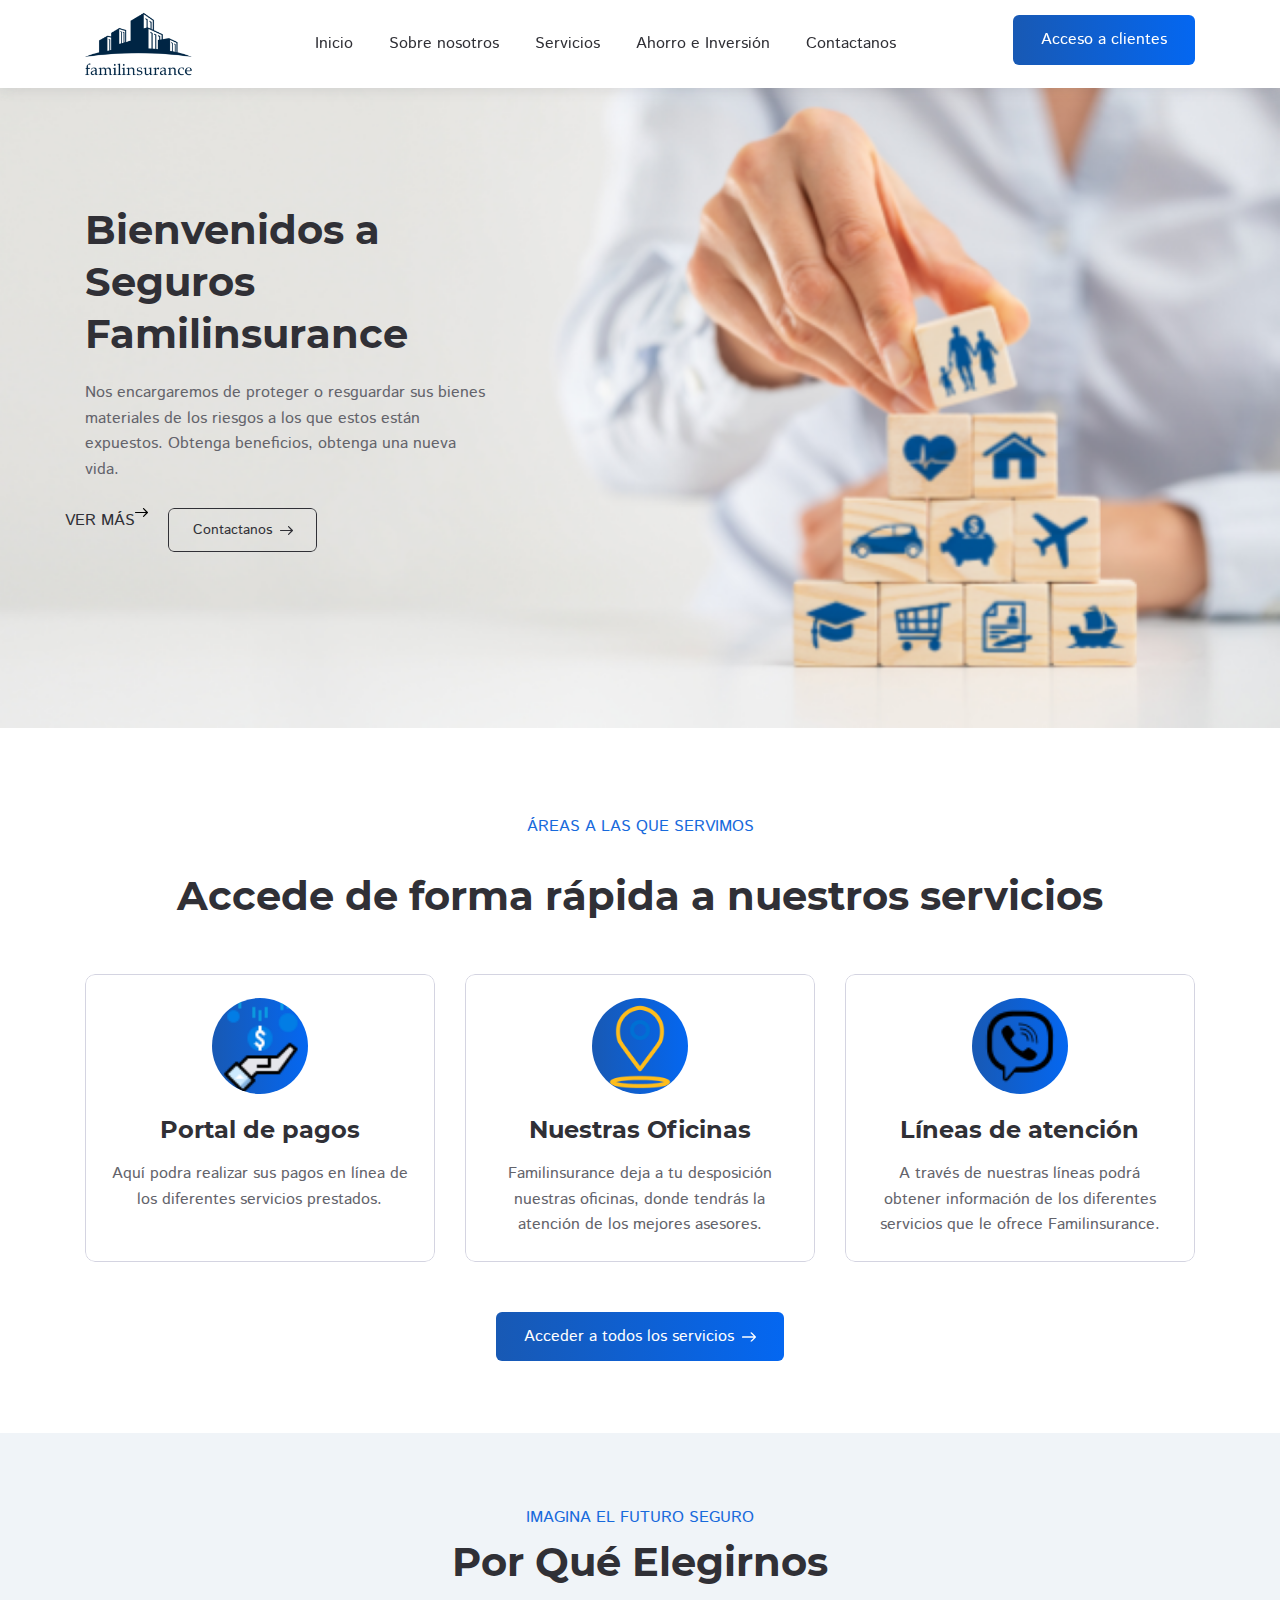
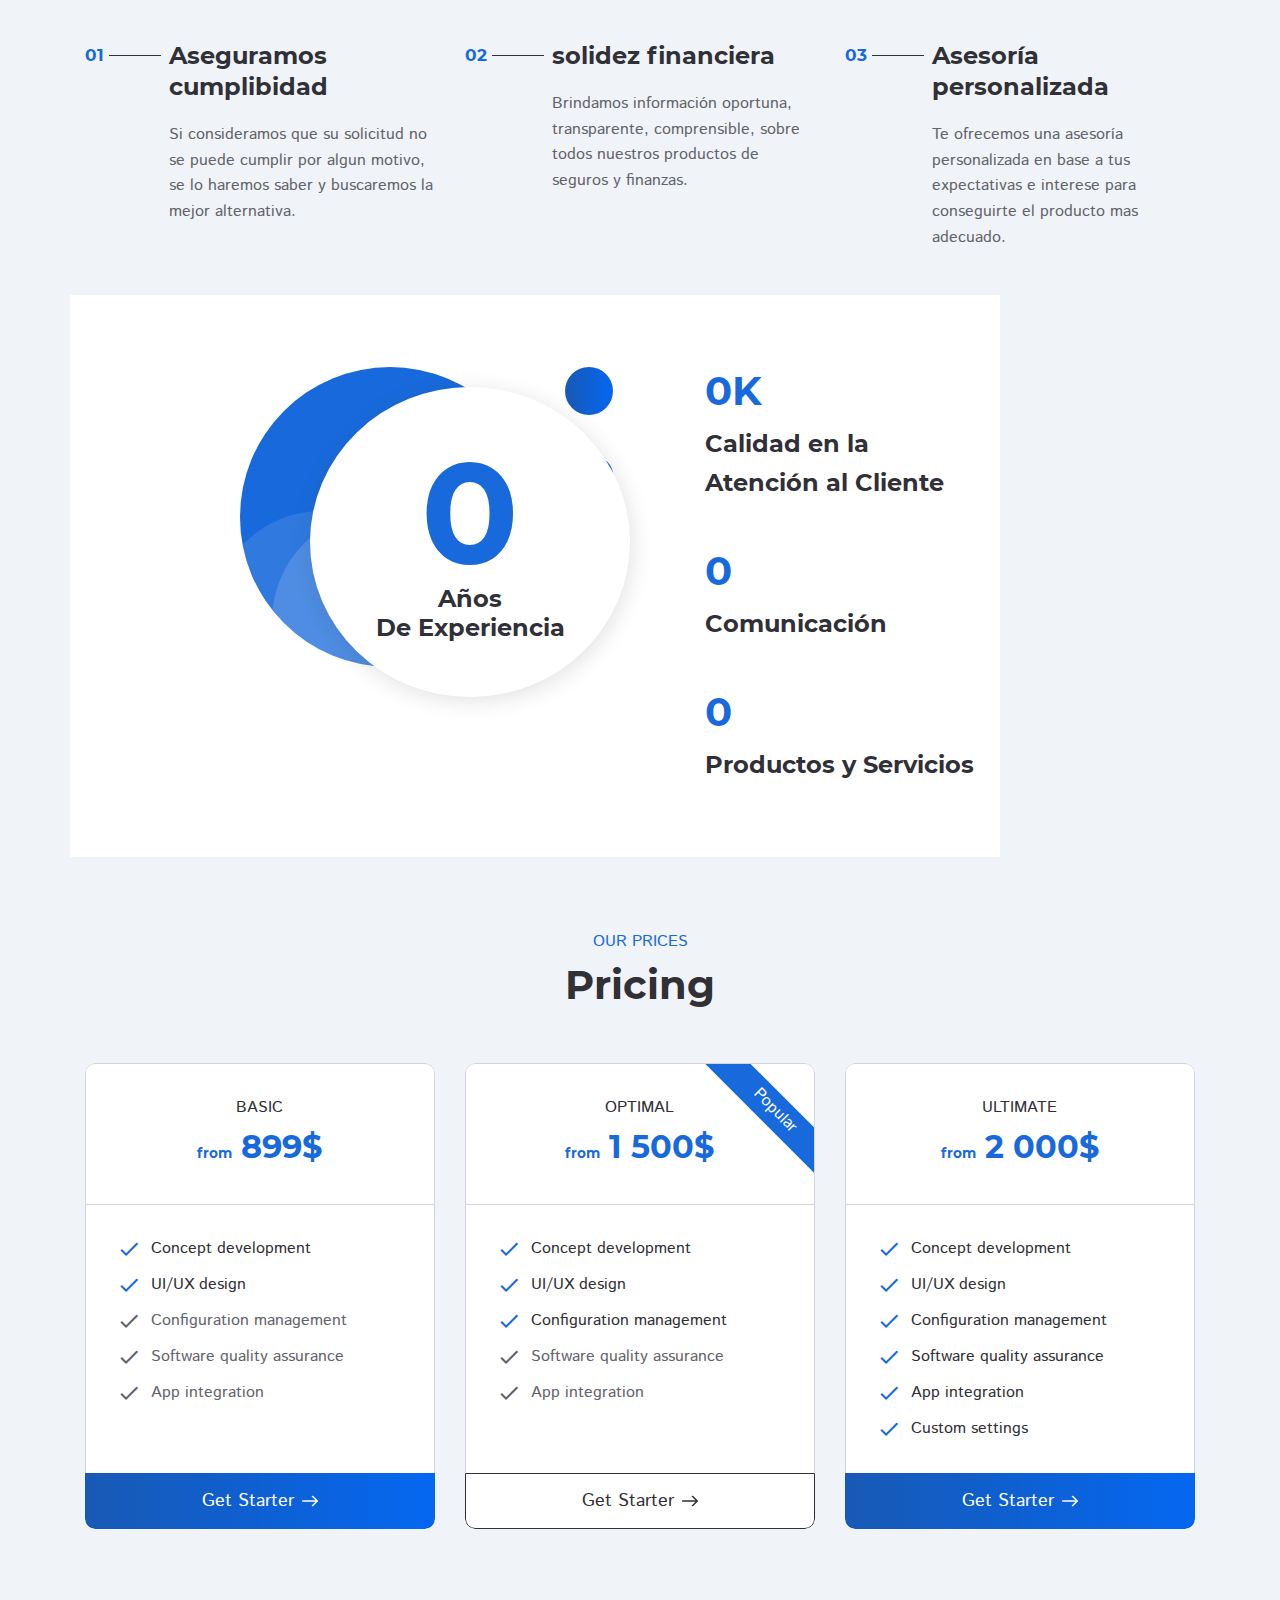
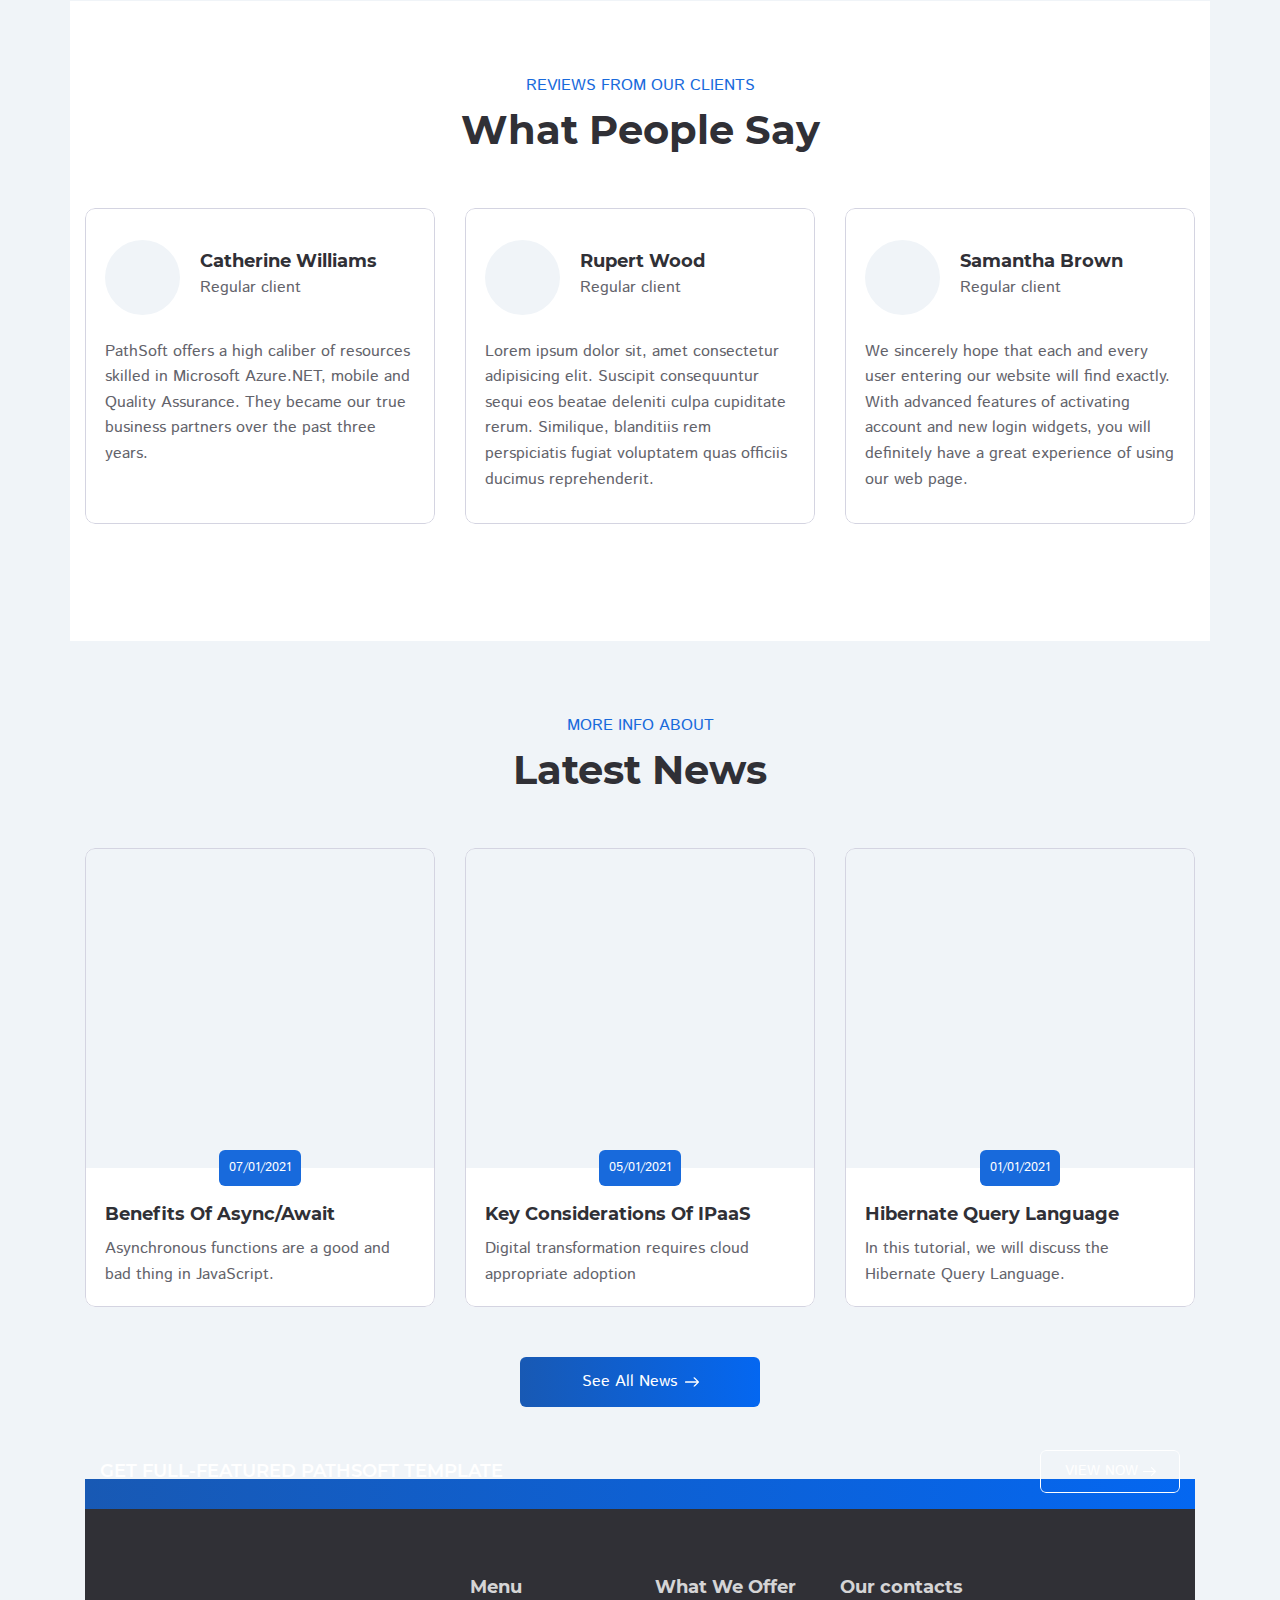
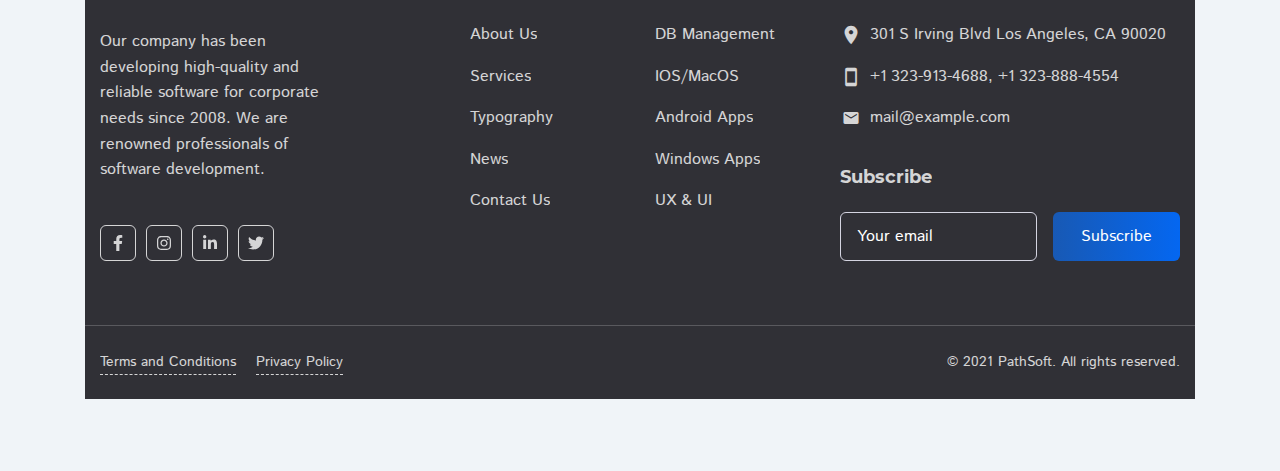
<file: docs/index.html>
<!DOCTYPE html><html lang="en">

<head>

    <meta charset="utf-8">

    <title>PathSoft - ASEGURADORA</title>

    <meta name="description" content="Description">
    <meta http-equiv="X-UA-Compatible" content="IE=edge">
    <meta name="viewport" content="width=device-width, initial-scale=1, maximum-scale=2">
        
    <link rel="icon" href="assets/img/favicon/favicon.ico" type="image/x-icon"> 

    <link rel="stylesheet" href="assets/css/libs.css">
<link rel="stylesheet" href="assets/css/style.css">
    <link rel="preload" href="assets/fonts/istok-web-v15-latin/istok-web-v15-latin-regular.woff2" as="font" type="font/woff2" crossorigin>
<link rel="preload" href="assets/fonts/istok-web-v15-latin/istok-web-v15-latin-700.woff2" as="font" type="font/woff2" crossorigin>
<link rel="preload" href="assets/fonts/montserrat-v15-latin/montserrat-v15-latin-700.woff2" as="font" type="font/woff2" crossorigin>
<link rel="preload" href="assets/fonts/montserrat-v15-latin/montserrat-v15-latin-600.woff2" as="font" type="font/woff2" crossorigin>

<link rel="preload" href="assets/fonts/material-icons/material-icons.woff2" as="font" type="font/woff2" crossorigin>
<link rel="preload" href="assets/fonts/material-icons/material-icons-outlined.woff2" as="font" type="font/woff2" crossorigin>

</head>

<body>

	<main class="main">
		
		<div class="main-inner">

			<!-- Begin mobile main menu -->
<nav class="mmm">
    <div class="mmm-content">
        <ul class="mmm-list">
            <li><a href="index.html">home</a></li>
            <li><a href="about-us.html">About us</a></li>
            <li><a href="services.html">Services</a></li>
            <li><a href="typography.html">Typography</a></li>
            <li><a href="tabs-and-accordions.html">Tabs & Accordions</a></li>
            <li><a href="news.html">News</a></li>
            <li><a href="contact-us.html">Contact Us</a></li>
        </ul>
    </div>
    <div class="mmm-footer">
        <ul class="mmm-lang">
            <li class="active"><a href="#!"><span>En</span></a></li>
            <li><a href="#!"><span>Sp</span></a></li>
            <li><a href="#!"><span>It</span></a></li>
            <li><a href="#!"><span>Uk</span></a></li>
            <li><a href="#!"><span>Ru</span></a></li>
        </ul>
    </div>
</nav><!-- End mobile main menu -->
    
    <!-- Begin header fixed -->
    <nav class="header-fixed">
        <div class="container">
            <div class="row flex-nowrap align-items-center justify-content-between">
                <div class="col-auto d-block d-lg-none header-fixed-col">
                    <div class="main-mnu-btn">
                        <span class="bar bar-1"></span>
                        <span class="bar bar-2"></span>
                        <span class="bar bar-3"></span>
                        <span class="bar bar-4"></span>
                    </div>
                </div>
                <div class="col-auto header-fixed-col">
                    <!-- Begin logo -->
                    <a href="/" class="logo" title="PathSoft">
                        <img src="assets/img/logo.PNG" width="100" height="300" alt="PathSoft">
                    </a><!-- End logo -->
                </div>
                <div class="col-auto header-fixed-col d-none d-lg-block col-static">
                    <!-- Begin main menu -->
<nav class="main-mnu">
    <ul class="main-mnu-list">
        <li><a href="index.html" data-title="Inicio"><span>Inicio</span></a></li>
        <li><a href="about-us.html" data-title="Sobre nosotros"><span>Sobre nosotros</span></a></li>
        <li><a href="services.html" data-title="Servicios"><span>Servicios</span></a></li>
        <li><a href="tabs-and-accordions.html" data-title="Ahorro e Inversión"><span>Ahorro e Inversión</span></a></li>
        <li><a href="contact-us.html" data-title="Contactanos"><span>Contactanos</span></a></li>
        
    </ul>
                    </nav><!-- End main menu -->
                        </div>
                        <div class="col-auto header-fixed-col col-static">
                            <!-- Begin header actions -->
                            <nav class="main-mnu">
                                <ul class="">
                                    <li><a href="index.html" class="btn btn-primary btn-lg active"  aria-pressed="true" role="button" data-title="Acceso clientes"><span>Acceso a clientes</span></a></li>
                                </ul>
                            </nav>
                                </li><!-- End header languarge -->
                        </div>
                        </li><!-- End header languarge -->
                        <!-- Begin header navbar -->
                        <li class="d-block d-lg-none">
                            <div class="header-navbar">
                                <div class="header-navbar-btn">
                                    <i class="material-icons md-24">more_vert</i>
                                </div>
                                <ul class="header-navbar-content">
                                    <li>
                                        <a href="mailto:mail@example.com">
                                            <i class="material-icons md-20">mail_outline</i>
                                            <span>mail@example.com</span>
                                        </a>
                                    </li>
                                    <li>
                                        <a href="mailto:mail@example.com" class="formingHrefTel">
                                            <i class="material-icons md-20">support_agent</i>
                                            <span>1-888-777-1234</span>
                                        </a>
                                    </li>
                                    <li>
                                        <!-- Begin social links -->
                                        <ul class="social-links">
                                            <li>
                                                <a href="#!" title="Facebook">
                                                    <svg viewBox="0 0 320 512"><use xlink:href="assets/img/sprite.svg#facebook-icon"></use></svg>
                                                </a>
                                            </li>
                                            <li>
                                                <a href="#!" title="Instagram">
                                                    <svg viewBox="0 0 448 512"><use xlink:href="assets/img/sprite.svg#instagram-icon"></use></svg>
                                                </a>
                                            </li>
                                            <li>
                                                <a href="#!" title="LinkedIn">
                                                    <svg viewBox="0 0 448 512"><use xlink:href="assets/img/sprite.svg#linkedin-icon"></use></svg>
                                                </a>
                                            </li>
                                            <li>
                                                <a href="#!" title="Twitter">
                                                    <svg viewBox="0 0 512 512"><use xlink:href="assets/img/sprite.svg#twitter-icon"></use></svg>
                                                </a>
                                            </li>
                                        </ul><!-- End social links -->
                                    </li>
                                </ul>
                            </div>
                        </li><!-- End header navbar -->
                    </ul><!-- End header actions -->
                </div>
            </div>
        </div>
    </nav><!-- End header fixed -->
</header><!-- End header -->

			<!-- Begin intro -->
<div class="section-bgc intro">
    <div class="intro-slider">
        <div class="intro-item" style="background-image: url(assets/img/ini1.png);">
            <div class="container">
                <div class="row justify-content-center">
                    <div class="col">
                        <div class="intro-content">
                            <div class="section-heading shm-none">
                            
                                <h1>Bienvenidos a Seguros <br> Familinsurance</h1>
                                <p class="section-desc">Nos encargaremos de proteger o resguardar sus bienes materiales de los riesgos a los que estos están expuestos. Obtenga beneficios, obtenga una nueva vida.</p>
                            </div>
                            <div class="wrap-btn intro-btns">
                                <!--<a href="https://www.templatemonster.com/website-templates/pathsoft-it-solutions-for-your-business-services-website-template-83414.html" class="btn btn-with-icon btn-small ripple">-->
                                    <span>VER MÁS</span>
                                    <svg class="btn-icon-right" viewBox="0 0 13 9" width="13" height="9"><use xlink:href="assets/img/sprite.svg#arrow-right"></use></svg>
                                </a>
                                <a href="acceso a clientes-us.html" class="btn btn-with-icon btn-border btn-small ripple">
                                    <span>Contactanos</span>
                                    <svg class="btn-icon-right" viewBox="0 0 13 9" width="13" height="9"><use xlink:href="assets/img/sprite.svg#arrow-right"></use></svg>
                                </a>
                            </div>
                        </div>
                    </div>
                </div>
            </div>
        </div>
    </div>
</div><!-- End intro -->
<br>
<br>
<br>
<br>
<br>
<br>

			<!-- Begin services -->
<section class="section services">
    <div class="container">
        <div class="row">
            <div class="col-12">
                <div class="section-heading heading-center">
                   
                    <div class="section-subheading">Áreas a las que servimos</div>
                    <br>
                    <h2>Accede de forma rápida a nuestros servicios</h2>
                </div> 
                
            </div>
            <div class="col-lg-4 col-md-6 col-12 item">
                <a href="single-services.html" class="iitem item-style">
                    <div class="iitem-icon">
                        <img src="assets/img/icons/money-icon.png" width="100" height="100" alt="PathSoft">
                        <!-- <i class="material-icons material-icons-outlined md-48">corporate_fare</i>-->
                    </div>
                    <div class="iitem-icon-bg">
                        <i class="material-icons material-icons-outlined">corporate_fare</i>
                    </div>
                    <h3 class="iitem-heading item-heading-large">Portal de pagos</h3>
                    <div class="iitem-desc">Aquí podra realizar sus pagos en línea de los diferentes servicios prestados.</div>
                </a>
            </div>
            <div class="col-lg-4 col-md-6 col-12 item">
                <a href="single-services.html" class="iitem item-style">
                    <div class="iitem-icon">
                        <img src="assets/img/icons/ubi.png" width="100" height="100" alt="PathSoft">
                       <!--<i class="material-icons material-icons-outlined md-48">support_agent</i>-->
                    </div>
                    <div class="iitem-icon-bg">
                        <i class="material-icons material-icons-outlined">support_agent</i>
                    </div>
                    <h3 class="iitem-heading item-heading-large">Nuestras Oficinas</h3>
                    <div class="iitem-desc">Familinsurance deja a tu desposición nuestras oficinas, donde tendrás la atención de los mejores asesores.</div>
                </a>
            </div>
            <div class="col-lg-4 col-md-12 col-12 item">
                <a href="single-services.html" class="iitem item-style">
                    <div class="iitem-icon">
                        <img src="assets/img/icons/phone.png" width="100" height="100" alt="PathSoft">
                        <!--<i class="material-icons material-icons-outlined md-48">cloud_download</i>-->
                    </div>
                    <div class="iitem-icon-bg">
                        <i class="material-icons material-icons-outlined">cloud_download</i>
                    </div>
                    <h3 class="iitem-heading item-heading-large">Líneas de atención</h3>
                    <div class="iitem-desc">A través de nuestras líneas podrá obtener información de los diferentes servicios que le ofrece Familinsurance.</div>
                </a>
            </div>
            <div class="col-12">
                <div class="section-btns justify-content-center">
                    <a href="services.html" class="btn btn-with-icon btn-w240 ripple">
                        <span>Acceder a todos los servicios</span>
                        <svg class="btn-icon-right" viewBox="0 0 13 9" width="13" height="9"><use xlink:href="assets/img/sprite.svg#arrow-right"></use></svg>
                    </a>
                </div>
            </div>
        </div>
    </div>
</section><!-- End services -->

			<!-- Begin advantages -->
<section class="section section-bgc">
    <div class="container">
        <div class="row items">
            <div class="col-12">
                <div class="section-heading heading-center">
                    <div class="section-subheading">Imagina el futuro seguro</div>
                    <h2>Por Qué Elegirnos</h2>
                </div> 
            </div>
            <div class="col-lg-4 col-md-6 col-12 item">
                <div class="ini">
                    <div class="ini-count">01</div>
                    <div class="ini-info">
                        <h3 class="ini-heading item-heading-large">Aseguramos cumplibidad</h3>
                        <div class="ini-desc">
                            <p>Si consideramos que su solicitud no se puede cumplir por algun motivo, se lo haremos saber y buscaremos la mejor alternativa.</p>
                        </div>
                    </div>
                </div>
            </div>
            <div class="col-lg-4 col-md-6 col-12 item">
                <div class="ini">
                    <div class="ini-count">02</div>
                    <div class="ini-info">
                        <h3 class="ini-heading item-heading-large">solidez financiera</h3>
                        <div class="ini-desc">
                            <p>Brindamos información oportuna, transparente, comprensible, sobre todos nuestros productos de seguros y finanzas.</p>
                        </div>
                    </div>
                </div>
            </div>
            <div class="col-lg-4 col-md-6 col-12 item">
                <div class="ini">
                    <div class="ini-count">03</div>
                    <div class="ini-info">
                        <h3 class="ini-heading item-heading-large">Asesoría personalizada</h3>
                        <div class="ini-desc">
                            <p>Te ofrecemos una asesoría personalizada en base a tus expectativas e interese para conseguirte el producto mas adecuado. </p>
                        </div>
                    </div>
                </div>
            </div>
          <!----  <div class="col-lg-4 col-md-6 col-12 item">
                <div class="ini">
                    <div class="ini-count">04</div>
                    <div class="ini-info">
                        <h3 class="ini-heading item-heading-large">Agile and Fast Working Style</h3>
                        <div class="ini-desc">
                            <p>This type of approach to our work helps our specialists to quickly develop better apps.</p>
                        </div>
                    </div>
                </div>
            </div>
            <div class="col-lg-4 col-md-6 col-12 item">
                <div class="ini">
                    <div class="ini-count">05</div>
                    <div class="ini-info">
                        <h3 class="ini-heading item-heading-large">Some Apps <br> are Free</h3>
                        <div class="ini-desc">
                            <p>We also develop free apps that can be downloaded online without any payments.</p>
                        </div>
                    </div>
                </div>
            </div>
            <div class="col-lg-4 col-md-6 col-12 item">
                <div class="ini">
                    <div class="ini-count">06</div>
                    <div class="ini-info">
                        <h3 class="ini-heading item-heading-large">High Level of Usability</h3>
                        <div class="ini-desc">
                            <p>All our products have high usability allowing users to easily operate the apps.</p>
                        </div>
                    </div>
                </div>
            </div>
        </div>
    </div>
</section><!-- End advantages -->

			<!-- Begin counter section -->
<section class="section">
    <div class="container">
        <div class="row spincrement-container">
            <div class="col-xl-5 offset-xl-2 col-lg-6 offset-lg-1 col-12">
                <div class="main-counter">
                    <div class="main-counter-item">
                        <div class="main-counter-item-center">
                            <div>
                                <div class="main-counter-numb spincrement" data-from="0" data-to="10">0</div>
                                <div class="main-counter-heading">Años <br> De Experiencia</div>
                            </div>
                        </div>
                        <div class="main-counter-item-circ"></div>
                    </div>
                </div>
            </div>
            <div class="col-xl-4 offset-xl-1 col-lg-3 offset-lg-1 col-12 counter-items items">
                <div class="counter-item item">
                    <div class="counter-item-numb"><span class="spincrement" data-from="0" data-to="2">0</span>K</div>
                    <p class="counter-item-heading">Calidad en la Atención al Cliente</p>
                </div>
                <div class="counter-item item">
                    <div class="counter-item-numb spincrement" data-from="0" data-to="40">0</div>
                    <p class="counter-item-heading">Comunicación</p>
                </div>
                <div class="counter-item item">
                    <div class="counter-item-numb spincrement" data-from="0" data-to="160">0</div>
                    <p class="counter-item-heading">Productos y Servicios</p>
                </div>
            </div>
        </div>
    </div>
</section><!-- End counter section -->

			<div class="section section-bgc">
    <div class="container">
        <div class="row items">
            <div class="col-12">
                <div class="section-heading heading-center">
                    <div class="section-subheading">Our prices</div>
                    <h1>Pricing</h1>
                </div>
            </div>
            <div class="col-lg-4 col-md-6 col-12 item">
                <!-- Begin pricing item -->
                <div class="pricing-item item-style">
                    <header class="pricing-item-header">
                        <div class="pricing-item-heading">Basic</div>
                        <div class="pricing-item-price"><small>from</small> 899$</div>
                    </header>
                    <div class="pricing-item-h">
                        <div class="pricing-item-content">
                            <ul class="pricing-item-list">
                                <li class="active">
                                    <i class="material-icons md-24">check</i>
                                    Concept development
                                </li>
                                <li class="active">
                                    <i class="material-icons md-24">check</i>
                                    UI/UX design
                                </li>
                                <li>
                                    <i class="material-icons md-24">check</i>
                                    Configuration management
                                </li>
                                <li>
                                    <i class="material-icons md-24">check</i>
                                    Software quality assurance
                                </li>
                                <li>
                                    <i class="material-icons md-24">check</i>
                                    App integration
                                </li>
                            </ul>
                        </div>
                        <footer class="pricing-item-footer">
                            <a href="#!" class="btn btn-large btn-with-icon btn-wide ripple">
                                <span>Get Starter</span>
                                <svg class="btn-icon-right" viewBox="0 0 13 9" width="13" height="9"><use xlink:href="assets/img/sprite.svg#arrow-right"></use></svg>
                            </a>
                        </footer>
                    </div>
                </div><!-- End pricing item -->
            </div>
            <div class="col-lg-4 col-md-6 col-12 item">
                <!-- Begin pricing item -->
                <div class="pricing-item item-style">
                    <div class="pricing-item-badge">Popular</div>
                    <header class="pricing-item-header">
                        <div class="pricing-item-heading">Optimal</div>
                        <div class="pricing-item-price"><small>from</small> 1 500$</div>
                    </header>
                    <div class="pricing-item-h">
                        <div class="pricing-item-content">
                            <ul class="pricing-item-list">
                                <li class="active">
                                    <i class="material-icons md-24">check</i>
                                    Concept development
                                </li>
                                <li class="active">
                                    <i class="material-icons md-24">check</i>
                                    UI/UX design
                                </li>
                                <li class="active">
                                    <i class="material-icons md-24">check</i>
                                    Configuration management
                                </li>
                                <li>
                                    <i class="material-icons md-24">check</i>
                                    Software quality assurance
                                </li>
                                <li>
                                    <i class="material-icons md-24">check</i>
                                    App integration
                                </li>
                            </ul>
                        </div>
                        <footer class="pricing-item-footer">
                            <a href="#!" class="btn btn-border btn-large btn-with-icon btn-wide ripple">
                                <span>Get Starter</span>
                                <svg class="btn-icon-right" viewBox="0 0 13 9" width="13" height="9"><use xlink:href="assets/img/sprite.svg#arrow-right"></use></svg>
                            </a>
                        </footer>
                    </div>
                </div><!-- End pricing item -->
            </div>
            <div class="col-lg-4 col-md-12 col-12 item">
                <!-- Begin pricing item -->
                <div class="pricing-item item-style">
                    <header class="pricing-item-header">
                        <div class="pricing-item-heading">Ultimate</div>
                        <div class="pricing-item-price"><small>from</small> 2 000$</div>
                    </header>
                    <div class="pricing-item-h">
                        <div class="pricing-item-content">
                            <ul class="pricing-item-list">
                                <li class="active">
                                    <i class="material-icons md-24">check</i>
                                    Concept development
                                </li>
                                <li class="active">
                                    <i class="material-icons md-24">check</i>
                                    UI/UX design
                                </li>
                                <li class="active">
                                    <i class="material-icons md-24">check</i>
                                    Configuration management
                                </li>
                                <li class="active">
                                    <i class="material-icons md-24">check</i>
                                    Software quality assurance
                                </li>
                                <li class="active">
                                    <i class="material-icons md-24">check</i>
                                    App integration
                                </li>
                                <li class="active">
                                    <i class="material-icons md-24">check</i>
                                    Custom settings
                                </li>
                            </ul>
                        </div>
                        <footer class="pricing-item-footer">
                            <a href="#!" class="btn btn-large btn-with-icon btn-wide ripple">
                                <span>Get Starter</span>
                                <svg class="btn-icon-right" viewBox="0 0 13 9" width="13" height="9"><use xlink:href="assets/img/sprite.svg#arrow-right"></use></svg>
                            </a>
                        </footer>
                    </div>
                </div><!-- End pricing item -->
            </div>
        </div>
    </div>
</div>

			<!-- Begin reviews -->
<section class="section">
    <div class="container">
        <div class="row">
            <div class="col-12">
                <div class="section-heading heading-center">
                    <div class="section-subheading">Reviews from our clients</div>
                    <h2>What People Say</h2>
                </div> 
            </div>
            <div class="col-lg-4 col-md-6 col-12 item">
                <!-- Begin reviews item -->
                <div class="reviews-item item-style">
                    <div class="reviews-item-header">
                        <div class="reviews-item-img">
                            <img data-src="assets/img/auth-img-1.jpg" class="lazy" src="[data-uri]" alt="">
                        </div>
                        <div class="reviews-item-info">
                            <h4 class="reviews-item-name item-heading">Catherine Williams</h4>
                            <div class="reviews-item-position">Regular client</div>
                        </div>
                    </div>
                    <div class="reviews-item-text">
                        <p>PathSoft offers a high caliber of resources skilled in Microsoft Azure.NET, mobile and Quality Assurance. They became our true business partners over the past three years.</p>
                    </div>
                </div><!-- End reviews item -->
            </div>
            <div class="col-lg-4 col-md-6 col-12 item">
                <!-- Begin reviews item -->
                <div class="reviews-item item-style">
                    <div class="reviews-item-header">
                        <div class="reviews-item-img">
                            <img data-src="assets/img/auth-img-2.jpg" class="lazy" src="[data-uri]" alt="">
                        </div>
                        <div class="reviews-item-info">
                            <h4 class="reviews-item-name item-heading">Rupert Wood</h4>
                            <div class="reviews-item-position">Regular client</div>
                        </div>
                    </div>
                    <div class="reviews-item-text">
                        <p>Lorem ipsum dolor sit, amet consectetur adipisicing elit. Suscipit consequuntur sequi eos beatae deleniti culpa cupiditate rerum. Similique, blanditiis rem perspiciatis fugiat voluptatem quas officiis ducimus reprehenderit.</p>
                    </div>
                </div><!-- End reviews item -->
            </div>
            <div class="col-lg-4 col-md-12 col-12 item">
                <!-- Begin reviews item -->
                <div class="reviews-item item-style">
                    <div class="reviews-item-header">
                        <div class="reviews-item-img">
                            <img data-src="assets/img/auth-img-3.jpg" class="lazy" src="[data-uri]" alt="">
                        </div>
                        <div class="reviews-item-info">
                            <h4 class="reviews-item-name item-heading">Samantha Brown</h4>
                            <div class="reviews-item-position">Regular client</div>
                        </div>
                    </div>
                    <div class="reviews-item-text">
                        <p>We sincerely hope that each and every user entering our website will find exactly. With advanced features of activating account and new login widgets, you will definitely have a great experience of using our web page.</p>
                    </div>
                </div><!-- End reviews item -->
            </div>
        </div>
    </div>
</section><!-- End reviews -->

			<!-- Begin latest news -->
<section class="section section-bgc">
    <div class="container">
        <div class="row">
            <div class="col-12">
                <div class="section-heading heading-center">
                    <div class="section-subheading">More info about</div>
                    <h2>Latest News</h2>
                </div> 
            </div>
            <div class="col-lg-4 col-md-6 col-12 item">
                <!-- Begin news item -->
                <article class="news-item item-style">
                    <a href="news-post.html" class="news-item-img">
                        <img data-src="assets/img/news-img-1.jpg" class="lazy" src="[data-uri]" alt="">
                    </a>
                    <div class="news-item-info">
                        <div class="news-item-date">07/01/2021</div>
                        <h3 class="news-item-heading item-heading">
                            <a href="news-post.html" title="Benefits Of Async/Await">Benefits Of Async/Await</a>
                        </h3>
                        <div class="news-item-desc">
                            <p>Asynchronous functions are a good and bad thing in JavaScript.</p>
                        </div>
                    </div>
                </article><!-- End news item -->
            </div>
            <div class="col-lg-4 col-md-6 col-12 item">
                <!-- Begin news item -->
                <article class="news-item item-style">
                    <a href="news-post.html" class="news-item-img">
                        <img data-src="assets/img/news-img-2.jpg" class="lazy" src="[data-uri]" alt="">
                    </a>
                    <div class="news-item-info">
                        <div class="news-item-date">05/01/2021</div>
                        <h3 class="news-item-heading item-heading">
                            <a href="news-post.html" title="Key Considerations Of IPaaS">Key Considerations Of IPaaS</a>
                        </h3>
                        <div class="news-item-desc">
                            <p>Digital transformation requires cloud appropriate adoption</p>
                        </div>
                    </div>
                </article><!-- End news item -->
            </div>
            <div class="col-lg-4 col-md-6 col-12 item">
                <!-- Begin news item -->
                <article class="news-item item-style">
                    <a href="news-post.html" class="news-item-img">
                        <img data-src="assets/img/news-img-3.jpg" class="lazy" src="[data-uri]" alt="">
                    </a>
                    <div class="news-item-info">
                        <div class="news-item-date">01/01/2021</div>
                        <h3 class="news-item-heading item-heading">
                            <a href="news-post.html" title="Hibernate Query Language">Hibernate Query Language</a>
                        </h3>
                        <div class="news-item-desc">
                            <p>In this tutorial, we will discuss the Hibernate Query Language. </p>
                        </div>
                    </div>
                </article><!-- End news item -->
            </div>
            <div class="col-12">
                <div class="section-btns justify-content-center">
                    <a href="news.html" class="btn btn-with-icon btn-w240 ripple">
                        <span>See All News</span>
                        <svg class="btn-icon-right" viewBox="0 0 13 9" width="13" height="9"><use xlink:href="assets/img/sprite.svg#arrow-right"></use></svg>
                    </a>
                </div>
            </div>
        </div>
    </div>
</section><!-- End latest news -->

		</div>

		<a class="bff d-none d-md-block" href="https://www.templatemonster.com/website-templates/pathsoft-it-solutions-for-your-business-services-website-template-83414.html">
    <div class="container">
        <div class="row">
            <div class="col">
                <div class="bff-container">
                    <p>Get Full-Featured PathSoft Template</p>
                    <div class="btn btn-border btn-small">
                        <span>VIEW NOW</span>
                        <svg class="btn-icon-right" viewBox="0 0 13 9" width="13" height="9"><use xlink:href="assets/img/sprite.svg#arrow-right"></use></svg>
                    </div>
                </div>
            </div>
        </div>
    </div>
</a>

<!-- Begin footer -->
<footer class="footer">
    <div class="footer-main">
        <div class="container">
            <div class="row items">
                <div class="col-xl-3 col-lg-3 col-md-5 col-12 item">
                    <!-- Begin company info -->
                    <div class="footer-company-info">
                        <div class="footer-company-top">
                            <a href="/" class="logo" title="PathSoft">
                                <img data-src="assets/img/logo-white.svg" width="115" height="36" class="lazy" src="[data-uri]" alt="PathSoft">
                            </a>
                            <div class="footer-company-desc">
                                <p>Our company has been developing high-quality and reliable software for corporate needs since 2008. We are renowned professionals of software development.</p>
                            </div>
                        </div>
                        <ul class="footer-social-links">
                            <li>
                                <a href="#!" title="Facebook">
                                    <svg viewBox="0 0 320 512">
                                        <use xlink:href="assets/img/sprite.svg#facebook-icon"></use>
                                    </svg>
                                </a>
                            </li>
                            <li>
                                <a href="#!" title="Instagram">
                                    <svg viewBox="0 0 448 512">
                                        <use xlink:href="assets/img/sprite.svg#instagram-icon"></use>
                                    </svg>
                                </a>
                            </li>
                            <li>
                                <a href="#!" title="LinkedIn">
                                    <svg viewBox="0 0 448 512">
                                        <use xlink:href="assets/img/sprite.svg#linkedin-icon"></use>
                                    </svg>
                                </a>
                            </li>
                            <li>
                                <a href="#!" title="Twitter">
                                    <svg viewBox="0 0 512 512">
                                        <use xlink:href="assets/img/sprite.svg#twitter-icon"></use>
                                    </svg>
                                </a>
                            </li>
                        </ul>
                    </div>
                    <!-- End company info -->
                </div>
                <div class="col-xl-2 offset-xl-1 col-md-3 col-5 col-lg-2 item">
                    <div class="footer-item">
                        <p class="footer-item-heading">Menu</p>
                        <nav class="footer-nav">
                            <ul class="footer-mnu">
                                <li><a href="about-us.html" class="hover-link" data-title="About Us"><span>About Us</span></a></li>
                                <li><a href="services.html" class="hover-link" data-title="Services"><span>Services</span></a></li>
                                <li><a href="typography.html" data-title="Typography"><span>Typography</span></a></li>
                                <li><a href="news.html" class="hover-link" data-title="News"><span>News</span></a></li>
                                <li><a href="contact-us.html" class="hover-link" data-title="Contact Us"><span>Contact Us</span></a></li>
                            </ul>
                        </nav>
                    </div>
                </div>
                <div class="col-xl-2 col-lg-3 col-md-3 col-7 item">
                    <div class="footer-item">
                        <p class="footer-item-heading">What We Offer</p>
                        <nav class="footer-nav">
                            <ul class="footer-mnu">
                                <li><a href="#!" class="hover-link" data-title="DB Management"><span>DB Management</span></a></li>
                                <li><a href="#!" class="hover-link" data-title="IOS/MacOS"><span>IOS/MacOS</span></a></li>
                                <li><a href="#!" class="hover-link" data-title="Android Apps"><span>Android Apps</span></a></li>
                                <li><a href="#!" class="hover-link" data-title="Windows Apps"><span>Windows Apps</span></a></li>
                                <li><a href="#!" class="hover-link" data-title="UX & UI"><span>UX & UI</span></a></li>
                            </ul>
                        </nav>
                    </div>
                </div>
                <div class="col-xs-4 col-lg-4 col-12 item">
                    <div class="footer-item">
                        <p class="footer-item-heading">Our contacts</p>
                        <ul class="footer-contacts">
                            <li>
                                <i class="material-icons md-22">location_on</i>
                                <div class="footer-contact-info">
                                    301 S Irving Blvd Los Angeles, CA 90020
                                </div>
                            </li>
                            <li>
                                <i class="material-icons md-22 footer-contact-tel">smartphone</i>
                                <div class="footer-contact-info">
                                    <a href="#!" class="formingHrefTel">+1 323-913-4688</a>, <a href="#!" class="formingHrefTel">+1 323-888-4554</a>
                                </div>
                            </li>
                            <li>
                                <i class="material-icons md-22 footer-contact-email">email</i>
                                <div class="footer-contact-info">
                                    <a href="mailto:mail@example.com">mail@example.com</a>
                                </div>
                            </li>
                        </ul>
                    </div>
                    <div class="footer-item">
                        <p class="footer-item-heading">Subscribe</p>
                        <form action="#!" method="post" class="footer-subscribe">
                            <div class="form-field">
                                <label for="subscribe-email" class="form-field-label">Your email</label>
                                <input type="email" class="form-field-input" name="Subscribe_email" value="" autocomplete="off" required="required" id="subscribe-email">
                            </div>
                            <div class="form-btn">
                                <button type="submit" class="btn ripple"><span>Subscribe</span></button>
                            </div>
                        </form>
                    </div>
                </div>
            </div>
        </div>
    </div>
    <div class="footer-bottom">
        <div class="container">
            <div class="row justify-content-between items">
                <div class="col-md-auto col-12 item">
                    <nav class="footer-links">
                        <ul>
                            <li><a href="terms-and-conditions.html">Terms and Conditions</a></li>
                            <li><a href="privacy-policy.html">Privacy Policy</a></li>
                        </ul>
                    </nav>
                </div>
                <div class="col-md-auto col-12 item">
                    <div class="copyright">© 2021 PathSoft. All rights reserved.</div>
                </div>
            </div>
        </div>
    </div>
</footer><!-- End footer -->

	</main><!-- End main -->

	<script src="assets/libs/jquery/jquery.min.js"></script>
<script src="assets/libs/lozad/lozad.min.js"></script>
<script src="assets/libs/device/device.js"></script>
<script src="assets/libs/ScrollToFixed/jquery-scrolltofixed-min.js"></script>
<script src="assets/libs/spincrement/jquery.spincrement.min.js"></script>
<script src="assets/libs/jquery-validation-1.19.3/jquery.validate.min.js"></script>
<script src="assets/js/custom.js"></script>
	
</body></html>
</file>
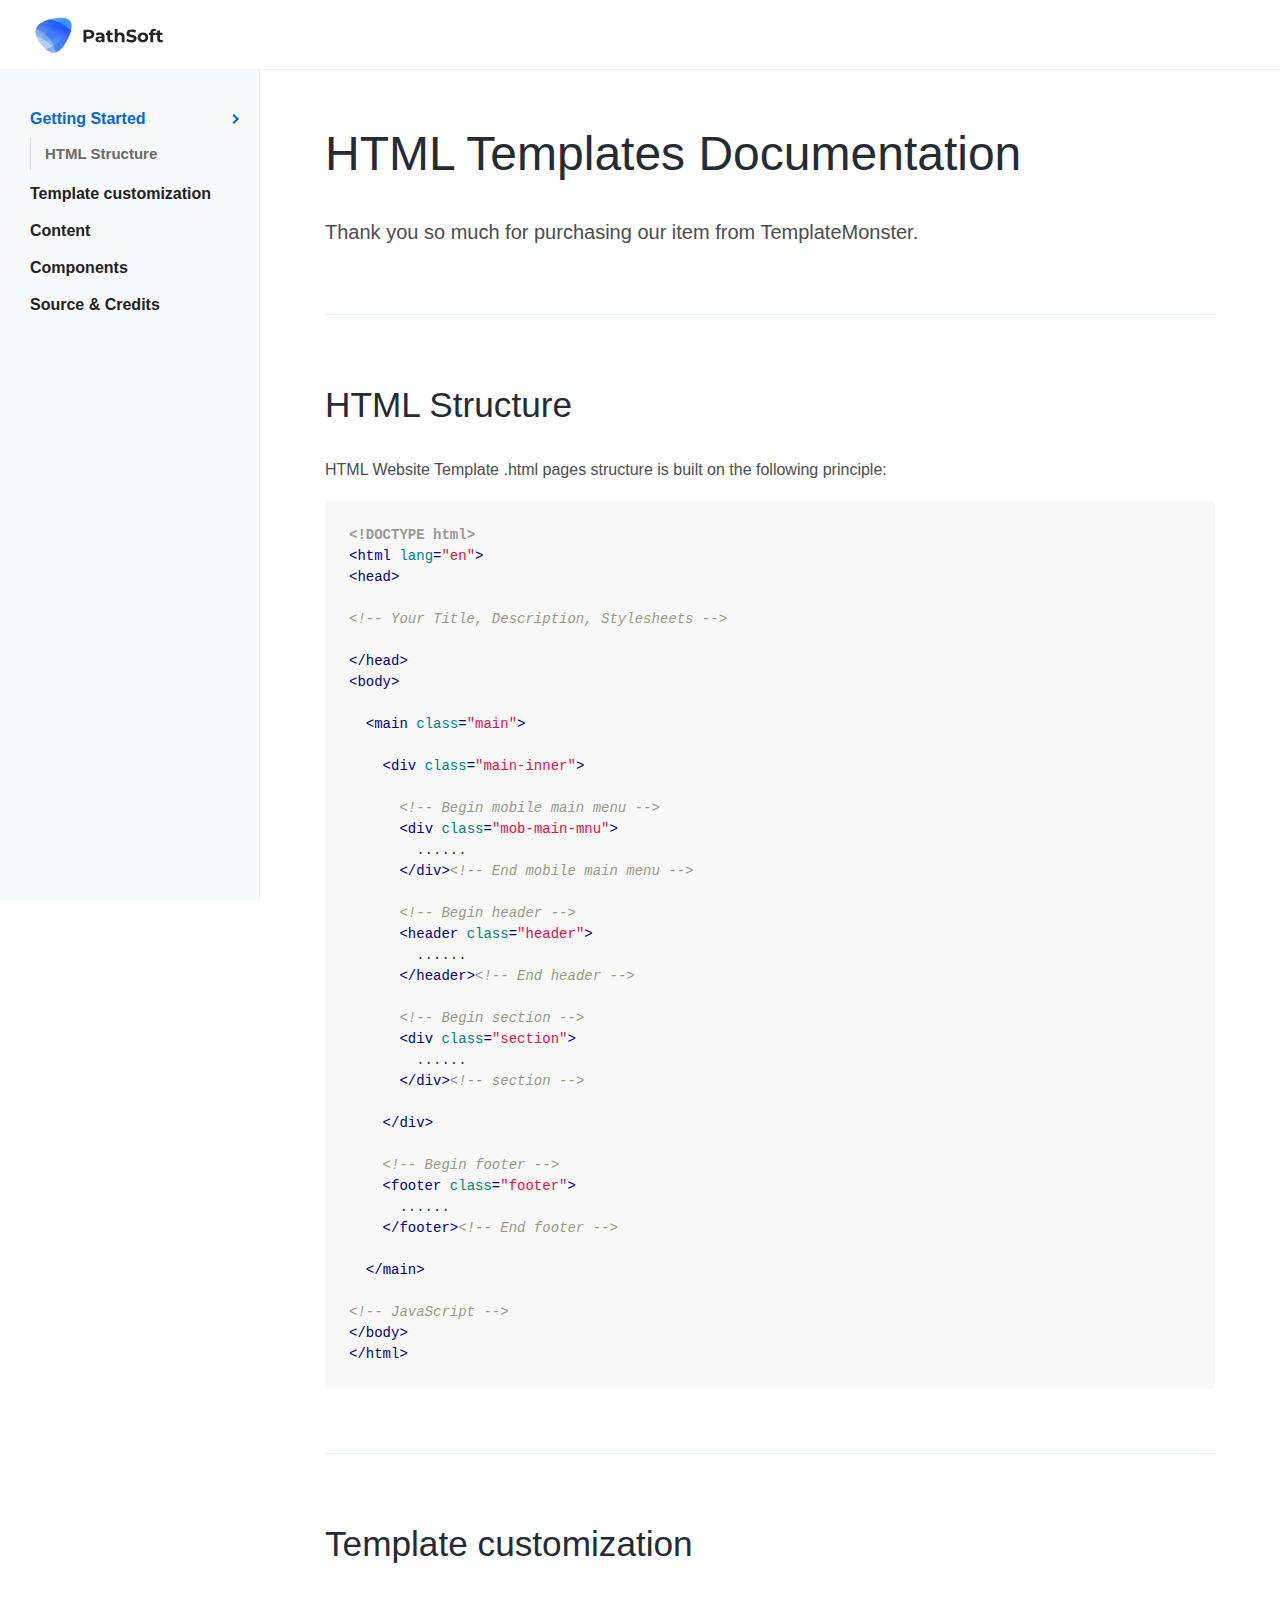
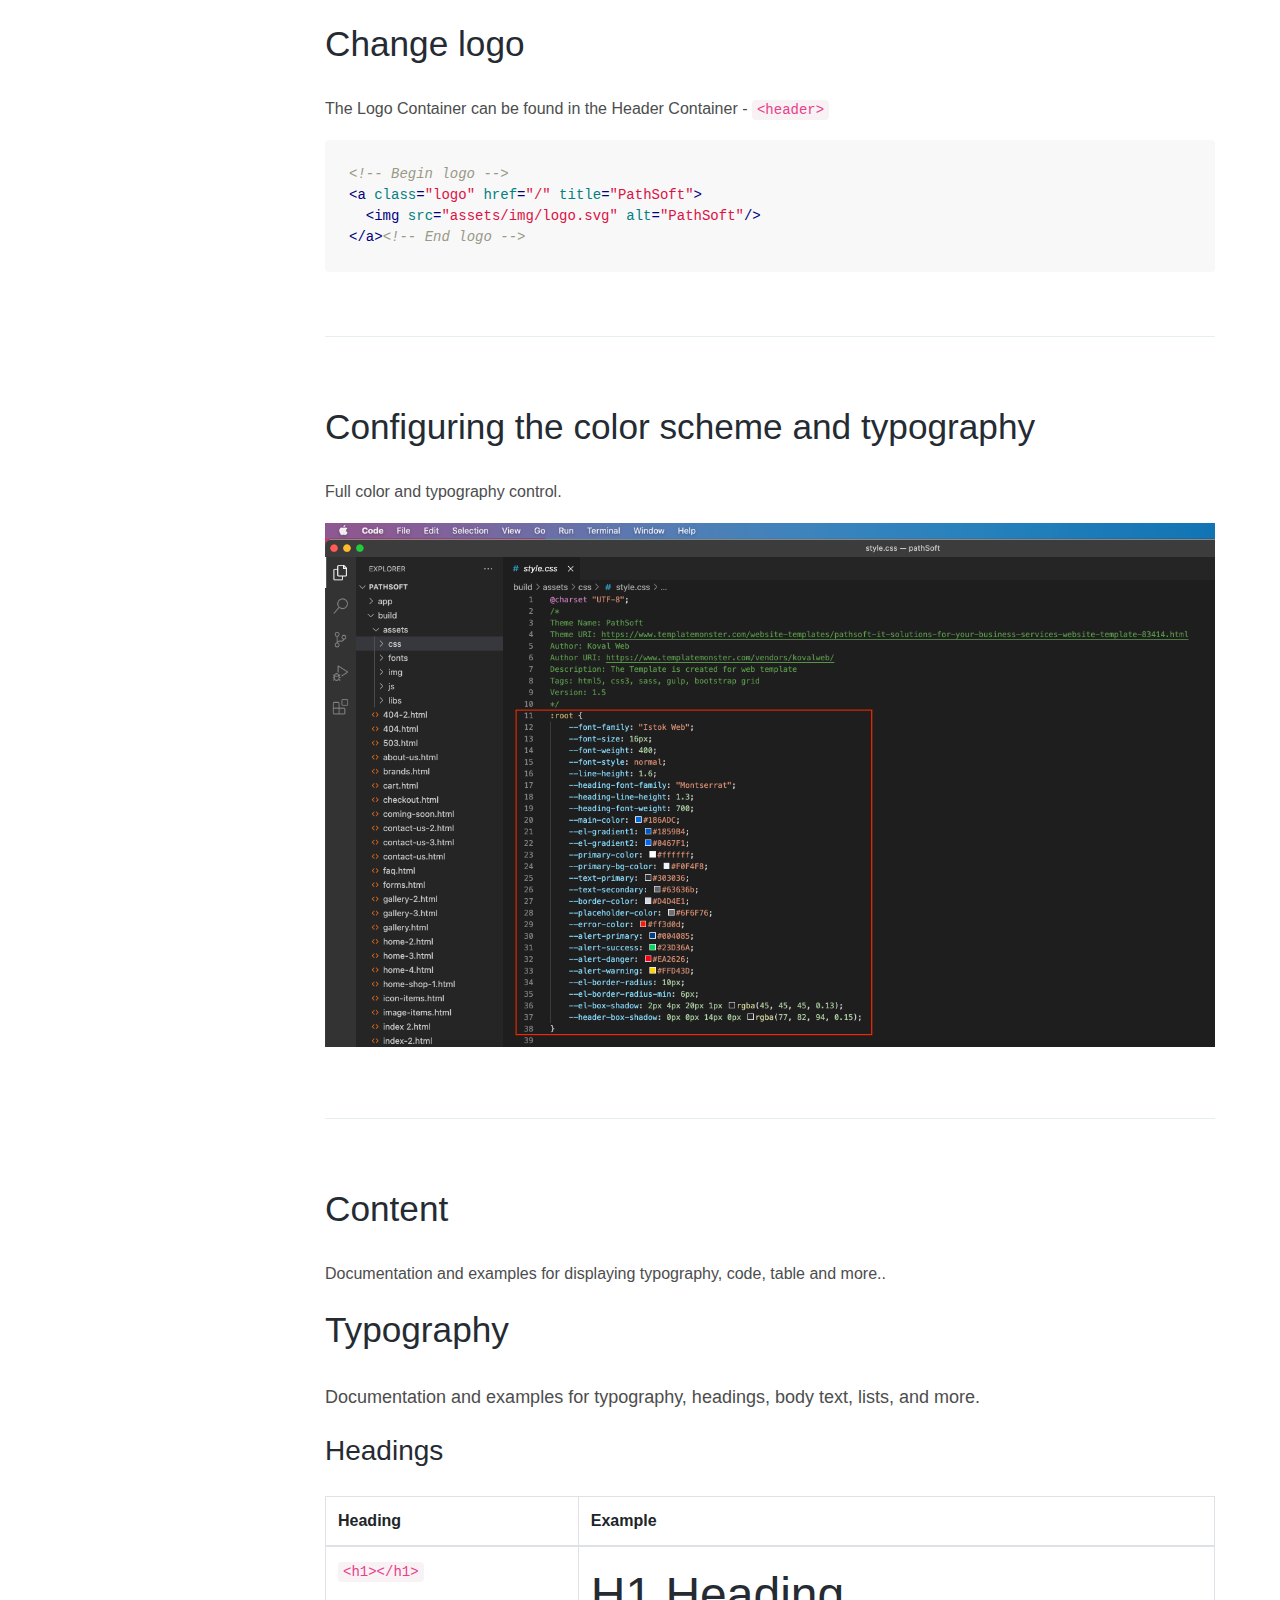
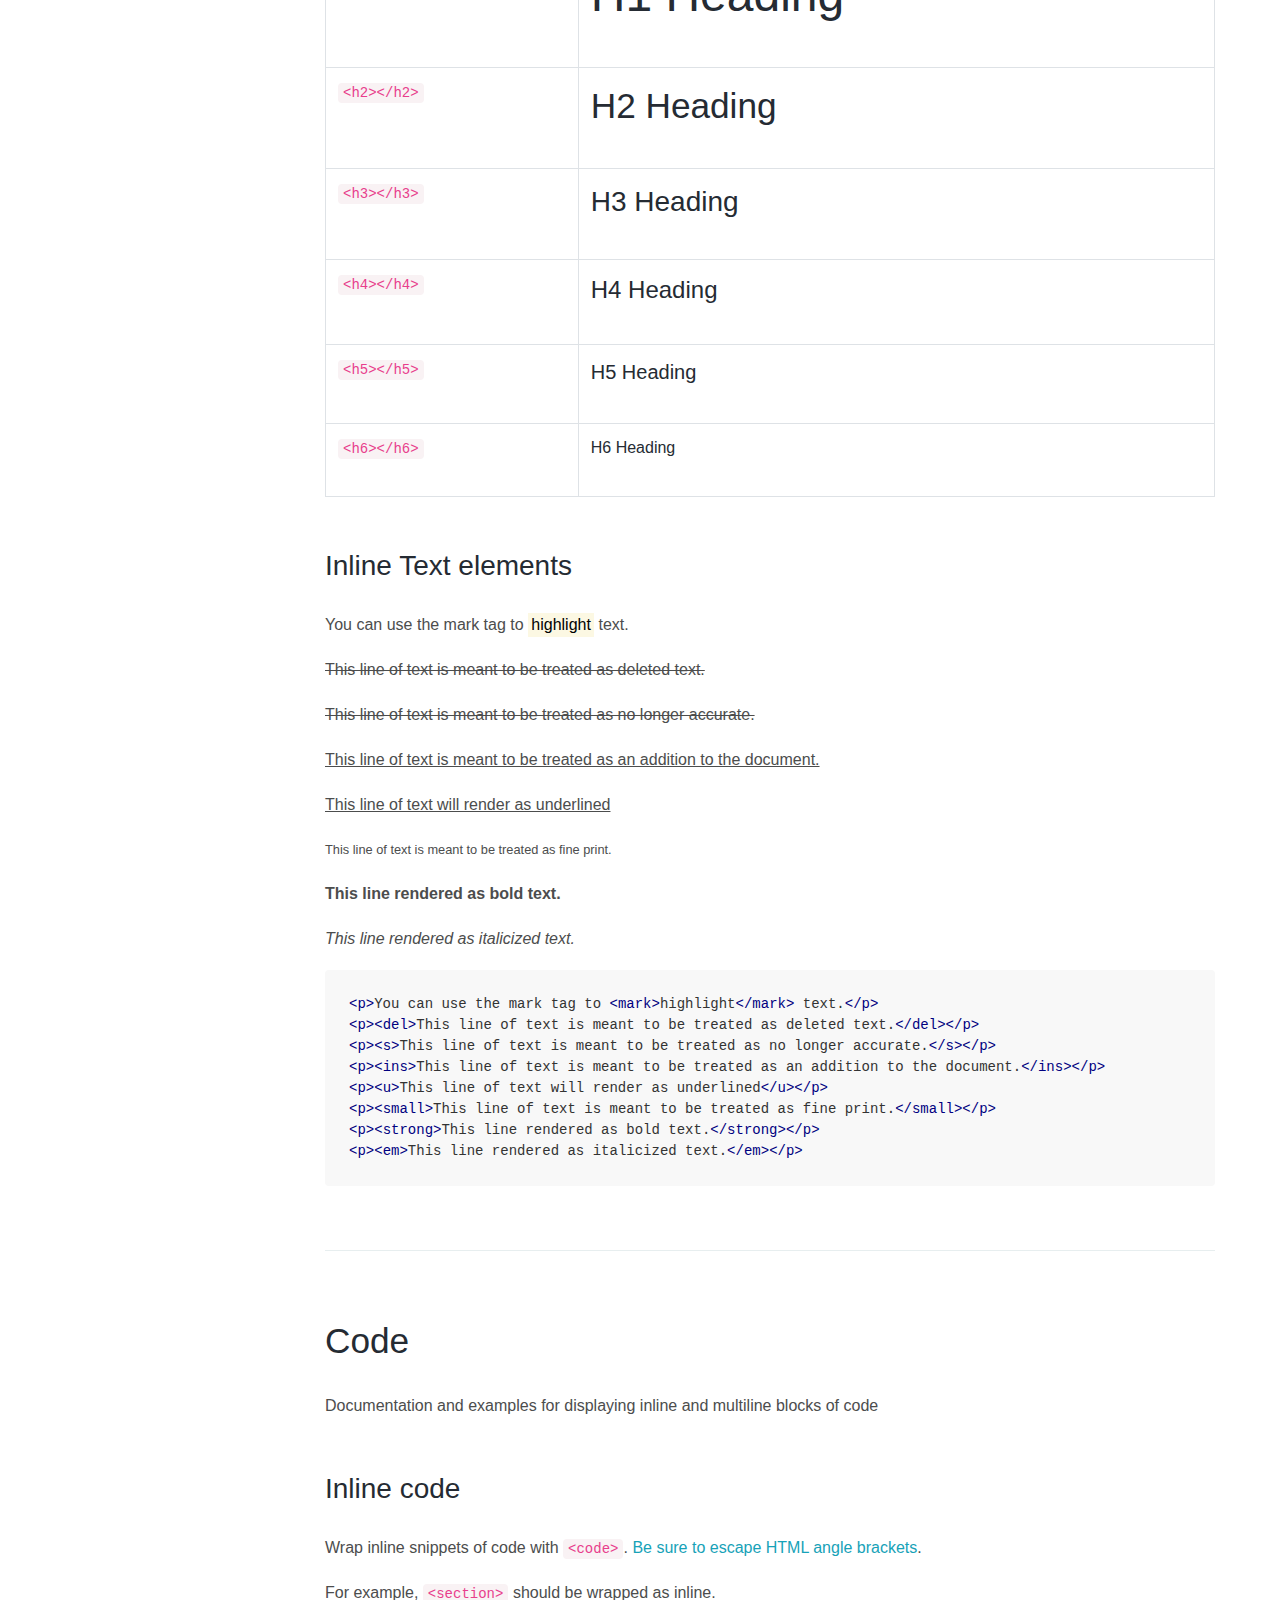
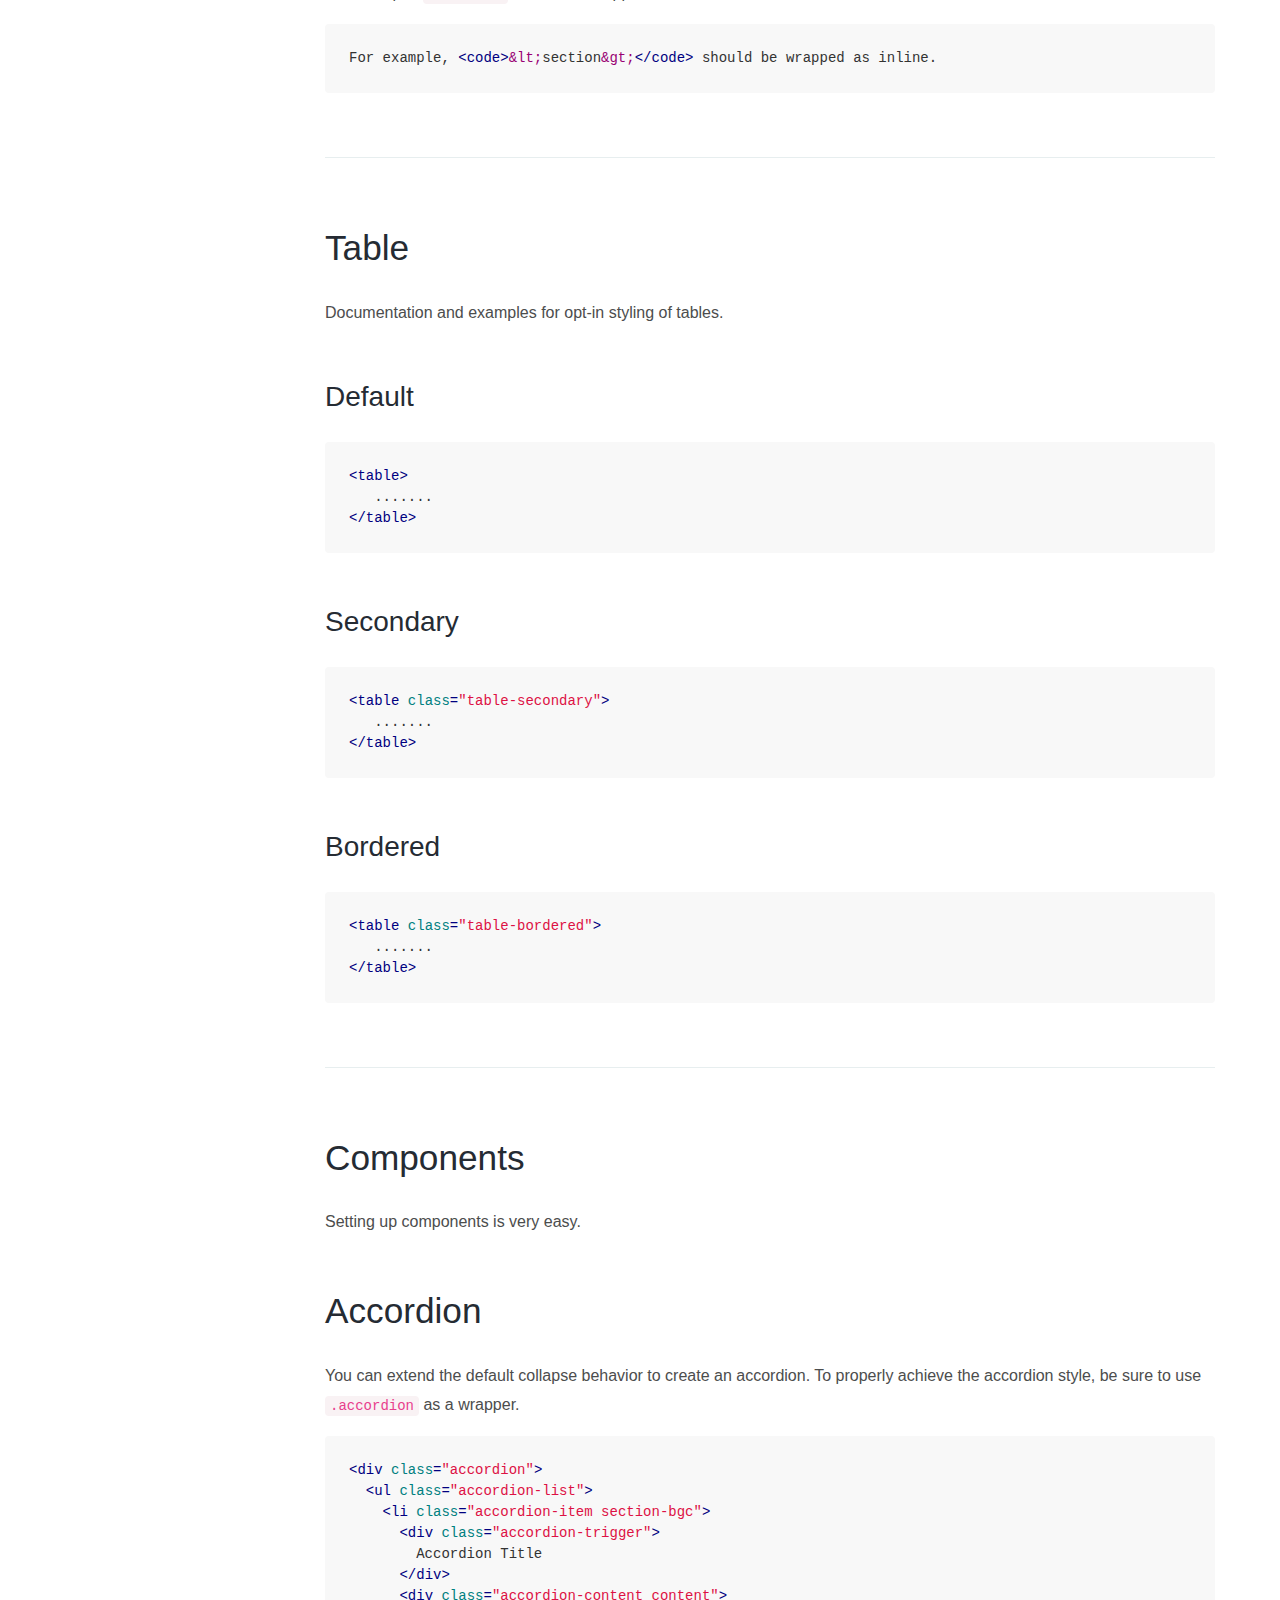
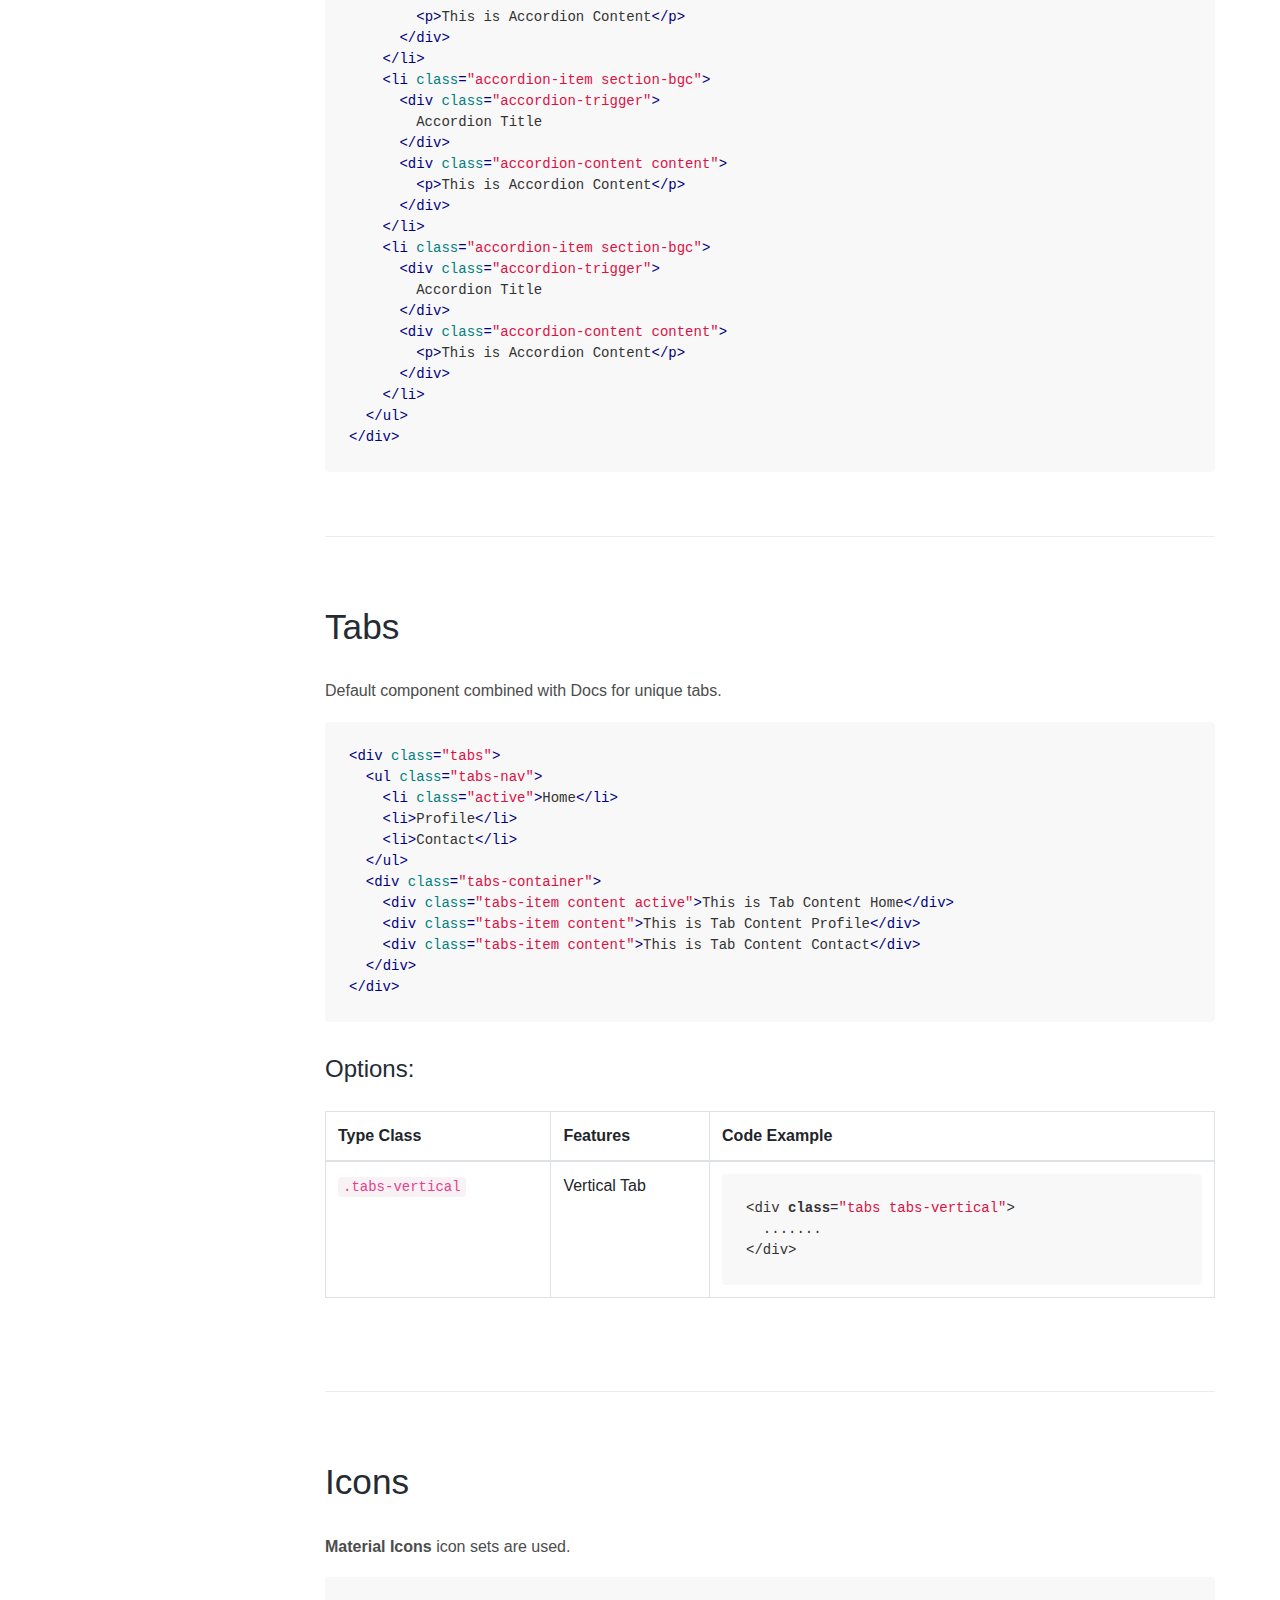
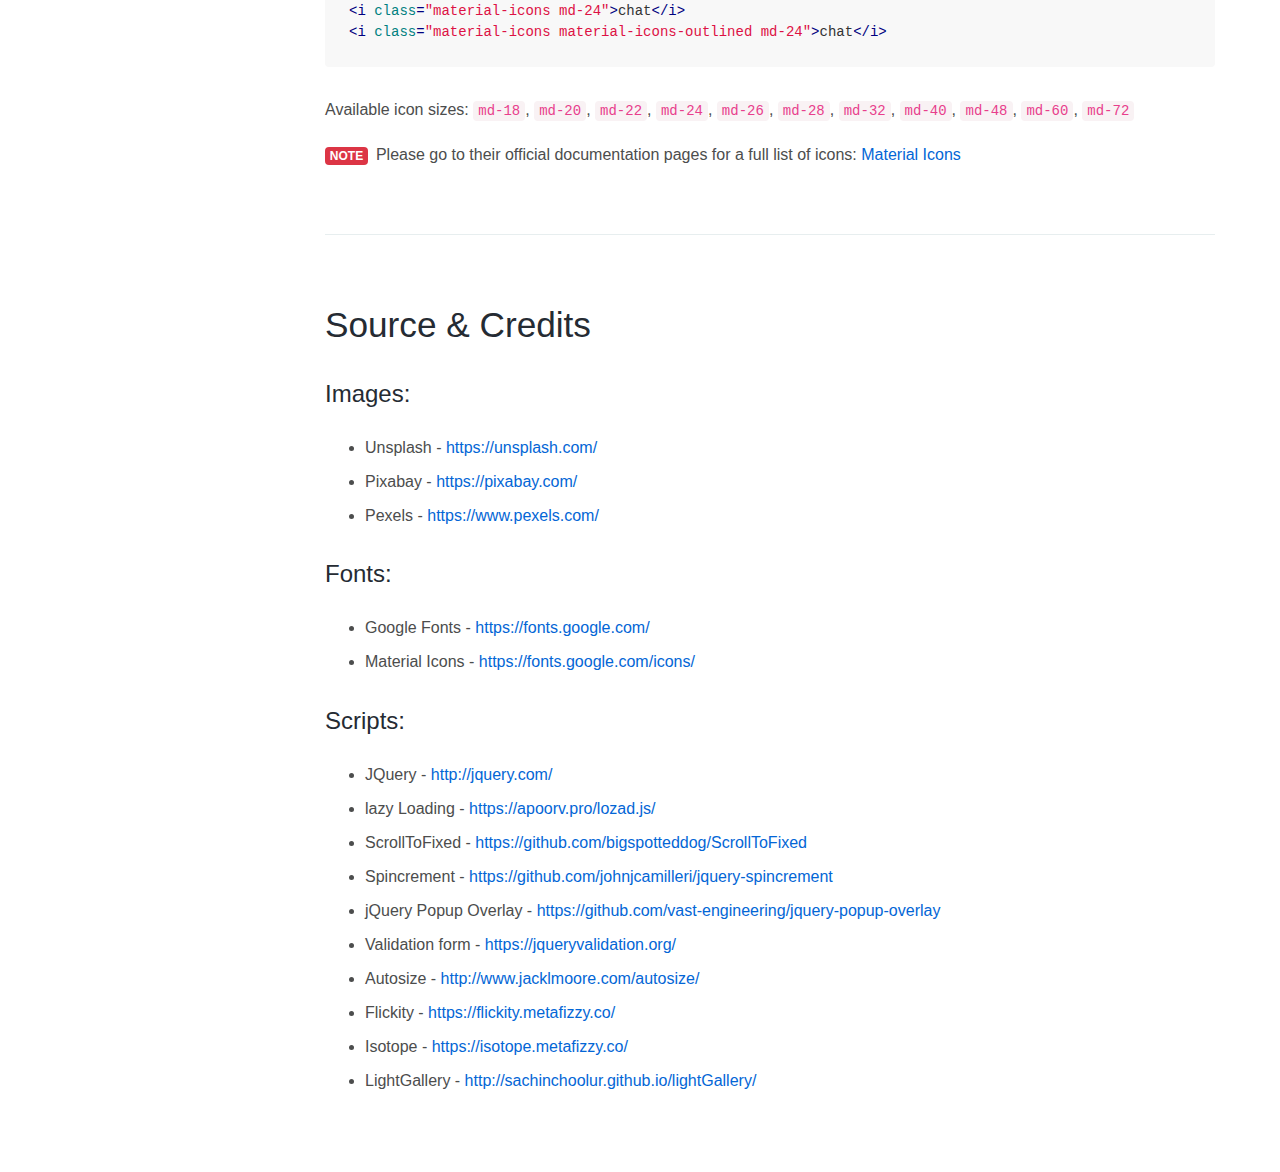
<file: documentation/index.html>
<!DOCTYPE html>
<html lang="en">

<head>
  <meta charset="UTF-8" />
  <meta http-equiv="X-UA-Compatible" content="IE=edge">
  <meta name="viewport" content="width=device-width, initial-scale=1, maximum-scale=2">
  <title>HTML Templates Documentation</title>
  <meta name="description" content="Description">

  <!-- Stylesheet
============================== -->
  <!-- Bootstrap -->
  <link rel="stylesheet" type="text/css" href="assets/vendor/bootstrap/css/bootstrap.min.css" />
  <!-- Font Awesome Icon -->
  <link rel="stylesheet" type="text/css" href="assets/vendor/font-awesome/css/all.min.css" />
  <!-- Magnific Popup -->
  <link rel="stylesheet" type="text/css" href="assets/vendor/magnific-popup/magnific-popup.min.css" />
  <!-- Highlight Syntax -->
  <link rel="stylesheet" type="text/css" href="assets/vendor/highlight.js/styles/github.css" />
  <!-- Custom Stylesheet -->
  <link rel="stylesheet" type="text/css" href="assets/css/stylesheet.css" />
</head>

<body data-spy="scroll" data-target=".docs-navigation" data-offset="125">

  <!-- Preloader -->
  <div class="preloader">
    <div class="lds-ellipsis">
      <div></div>
      <div></div>
      <div></div>
      <div></div>
    </div>
  </div>
  <!-- Preloader End -->

  <!-- Document Wrapper   
=============================== -->
  <div id="main-wrapper">

    <!-- Header
  ============================ -->
    <header id="header" class="sticky-top">
      <!-- Navbar -->
      <nav class="primary-menu navbar navbar-expand-lg navbar-dropdown-dark">
        <div class="container-fluid">
          <!-- Sidebar Toggler -->
          <button id="sidebarCollapse" class="navbar-toggler d-block d-md-none" type="button"><span></span><span class="w-75"></span><span></span></button>

          <!-- Logo -->
          <a class="logo ml-md-3" href="index.html" title="PathSoft Template"> <img src="assets/images/logo.svg" alt="PathSoft Template" /> </a>
          <!--<span class="text-2 ml-2">v1.5</span>-->
          <!-- End logo -->
        </div>
      </nav>
      <!-- Navbar End -->
    </header>
    <!-- Header End -->

    <!-- Content
  ============================ -->
    <div id="content" role="main">

      <!-- Sidebar Navigation
	============================ -->
      <div class="docs-navigation bg-light">
        <ul class="nav flex-column ">
          <li class="nav-item"><a class="nav-link active" href="#docs_start">Getting Started</a>
            <ul class="nav flex-column">
              <li class="nav-item"><a class="nav-link" href="#docs_html_structure">HTML Structure</a></li>
            </ul>
          </li>
          <li class="nav-item"><a class="nav-link" href="#docs_template_customization">Template customization</a>
            <ul class="nav flex-column">
              <li class="nav-item"><a class="nav-link" href="#docs_change_logo">Change logo</a></li>
              <li class="nav-item"><a class="nav-link" href="#docs_color_scheme_and_typography">Color scheme & typography</a></li>
            </ul>
          </li>
          <li class="nav-item"><a class="nav-link" href="#docs_content">Content</a>
            <ul class="nav flex-column">
              <li class="nav-item"><a class="nav-link" href="#docs_typography">Typography</a></li>
              <li class="nav-item"><a class="nav-link" href="#docs_code">Code</a></li>
              <li class="nav-item"><a class="nav-link" href="#docs_table">Table</a></li>
            </ul>
          </li>
          <li class="nav-item"><a class="nav-link" href="#docs_components">Components</a>
            <ul class="nav flex-column">
              <li class="nav-item"><a class="nav-link" href="#docs_accordion">Accordion</a></li>
              <li class="nav-item"><a class="nav-link" href="#docs_tabs">Tabs</a></li>
              <li class="nav-item"><a class="nav-link" href="#docs_icons">Icons</a></li>
            </ul>
          </li>
          <li class="nav-item"><a class="nav-link" href="#docs_source_credits">Source & Credits</a></li>
        </ul>
      </div>

      <!-- Docs Content
	============================ -->
      <div class="docs-content">
        <div class="container">

          <!-- Getting Started
		============================ -->
          <section id="docs_start">
            <h1>HTML Templates Documentation</h1>
            <p class="lead">Thank you so much for purchasing our item from TemplateMonster.</p>
          </section>

          <hr class="divider">

          <!-- HTML Structure
		============================ -->
          <section id="docs_html_structure">
            <h2>HTML Structure</h2>
            <p>HTML Website Template .html pages structure is built on the following principle:</p>
            <pre><code class="html">&lt;!DOCTYPE html&gt;
&lt;html lang=&quot;en&quot;&gt;
&lt;head&gt;

&lt;!-- Your Title, Description, Stylesheets --&gt;

&lt;/head&gt;
&lt;body&gt;

  &lt;main class=&quot;main&quot;&gt; 

    &lt;div class=&quot;main-inner&quot;&gt;

      &lt;!-- Begin mobile main menu --&gt;
      &lt;div class=&quot;mob-main-mnu&quot;&gt;
        ......
      &lt;/div&gt;&lt;!-- End mobile main menu --&gt; 
      
      &lt;!-- Begin header --&gt;
      &lt;header class=&quot;header&quot;&gt;
        ......
      &lt;/header&gt;&lt;!-- End header --&gt; 
      
      &lt;!-- Begin section --&gt;
      &lt;div class=&quot;section&quot;&gt;
        ......
      &lt;/div&gt;&lt;!-- section --&gt; 

    &lt;/div&gt;

    &lt;!-- Begin footer --&gt;
    &lt;footer class=&quot;footer&quot;&gt;
      ......
    &lt;/footer&gt;&lt;!-- End footer --&gt; 
    
  &lt;/main&gt;

&lt;!-- JavaScript --&gt;
&lt;/body&gt;
&lt;/html&gt;</code></pre>
          </section>

          <hr class="divider">

          <!-- Template customization
		============================ -->
          <section id="docs_template_customization">
            <h2>Template customization</h2>
          </section>
          <br>

          <!-- Change logo
          ============================ -->
          <section id="docs_change_logo">
            <h2>Change logo</h2>
            <p>The Logo Container can be found in the Header Container - <code>&lt;header&gt;</code></p>
<pre><code class="html">&lt;!-- Begin logo --&gt; 
&lt;a class=&quot;logo&quot; href=&quot;/&quot; title=&quot;PathSoft&quot;&gt;
  &lt;img src=&quot;assets/img/logo.svg&quot; alt=&quot;PathSoft&quot;/&gt;
&lt;/a&gt;&lt;!-- End logo --&gt;
</code></pre>
          </section>

          <hr class="divider">

          <!-- Color scheme and typography
          ============================ -->
          <section id="docs_color_scheme_and_typography">
            <h2>Configuring the color scheme and typography</h2>
            <p>Full color and typography control.</p>
            <img src="assets/images/color-scheme.png" class="img-fluid" alt="">
          </section>

          <hr class="divider">


          <!-- Content
		============================ -->
          <section id="docs_content">
            <h2>Content</h2>
            <p>Documentation and examples for displaying typography, code, table and
              more..</p>
          </section>

          <!-- Typography
		============================ -->
          <section id="docs_typography">
            <h2>Typography</h2>
            <p class="text-4">Documentation and examples for typography, headings, body text, lists, and more.</p>
            <h3>Headings</h3>
            <table class="table table-bordered">
              <thead>
                <tr>
                  <th>Heading</th>
                  <th>Example</th>
                </tr>
              </thead>
              <tbody>
                <tr>
                  <td><code>&lt;h1&gt;&lt;/h1&gt;</code></td>
                  <td>
                    <h1>H1 Heading</h1>
                  </td>
                </tr>
                <tr>
                  <td><code>&lt;h2&gt;&lt;/h2&gt;</code></td>
                  <td>
                    <h2>H2 Heading</h2>
                  </td>
                </tr>
                <tr>
                  <td><code>&lt;h3&gt;&lt;/h3&gt;</code></td>
                  <td>
                    <h3>H3 Heading</h3>
                  </td>
                </tr>
                <tr>
                  <td><code>&lt;h4&gt;&lt;/h4&gt;</code></td>
                  <td>
                    <h4>H4 Heading</h4>
                  </td>
                </tr>
                <tr>
                  <td><code>&lt;h5&gt;&lt;/h5&gt;</code></td>
                  <td>
                    <h5>H5 Heading</h5>
                  </td>
                </tr>
                <tr>
                  <td><code>&lt;h6&gt;&lt;/h6&gt;</code></td>
                  <td>
                    <h6>H6 Heading</h6>
                  </td>
                </tr>
              </tbody>
            </table>

            <h3 class="mt-5">Inline Text elements</h3>
            <p>You can use the mark tag to <mark>highlight</mark> text.</p>
            <p><del>This line of text is meant to be treated as deleted text.</del></p>
            <p><s>This line of text is meant to be treated as no longer accurate.</s></p>
            <p><ins>This line of text is meant to be treated as an addition to the document.</ins></p>
            <p><u>This line of text will render as underlined</u></p>
            <p><small>This line of text is meant to be treated as fine print.</small></p>
            <p><strong>This line rendered as bold text.</strong></p>
            <p><em>This line rendered as italicized text.</em></p>

            <pre><code class="html">&lt;p&gt;You can use the mark tag to &lt;mark&gt;highlight&lt;/mark&gt; text.&lt;/p&gt;
&lt;p&gt;&lt;del&gt;This line of text is meant to be treated as deleted text.&lt;/del&gt;&lt;/p&gt;
&lt;p&gt;&lt;s&gt;This line of text is meant to be treated as no longer accurate.&lt;/s&gt;&lt;/p&gt;
&lt;p&gt;&lt;ins&gt;This line of text is meant to be treated as an addition to the document.&lt;/ins&gt;&lt;/p&gt;
&lt;p&gt;&lt;u&gt;This line of text will render as underlined&lt;/u&gt;&lt;/p&gt;
&lt;p&gt;&lt;small&gt;This line of text is meant to be treated as fine print.&lt;/small&gt;&lt;/p&gt;
&lt;p&gt;&lt;strong&gt;This line rendered as bold text.&lt;/strong&gt;&lt;/p&gt;
&lt;p&gt;&lt;em&gt;This line rendered as italicized text.&lt;/em&gt;&lt;/p&gt;
</code></pre>
          </section>

          <hr class="divider">

          <!-- Code
		============================ -->
          <section id="docs_code">
            <h2>Code</h2>
            <p>Documentation and examples for displaying inline and multiline blocks of code</p>

            <h3 class="mt-5">Inline code</h3>
            <p>Wrap inline snippets of code with <code>&lt;code&gt;</code>. <span class="text-info">Be sure to escape
                HTML angle brackets</span>.</p>

            <p>For example, <code>&lt;section&gt;</code> should be wrapped as inline.</p>
            <pre><code class="html">For example, &lt;code&gt;&amp;lt;section&amp;gt;&lt;/code&gt; should be wrapped as inline.</code></pre>

          <hr class="divider">

          <!-- Table
		============================ -->
          <section id="docs_table">
            <h2>Table</h2>
            <p>Documentation and examples for opt-in styling of tables.</p>

            <h3 class="mt-5">Default</h3>
            <pre><code class="html">&lt;table&gt;
   .......
&lt;/table&gt;</code></pre>

            <h3 class="mt-5">Secondary</h3>
            <pre><code class="html">&lt;table class=&quot;table-secondary&quot;&gt;
   .......
&lt;/table&gt;</code></pre>

            <h3 class="mt-5">Bordered</h3>
            <pre><code class="html">&lt;table class=&quot;table-bordered&quot;&gt;
   .......
&lt;/table&gt;</code></pre>

          </section>

          <hr class="divider">

          <!-- Components
		============================ -->
          <section id="docs_components">
            <h2>Components</h2>
            <p class="mb-5">Setting up components is very easy.</p>
          </section>

          <!-- Accordion
		  ============================ -->
          <section id="docs_accordion">
            <h2>Accordion</h2>
            <p>You can extend the default collapse behavior to create an accordion. To properly achieve the accordion
              style, be sure to use <code>.accordion</code> as a wrapper.</p>
            <pre><code class="html">&lt;div class=&quot;accordion&quot;&gt;
  &lt;ul class=&quot;accordion-list&quot;&gt;
    &lt;li class=&quot;accordion-item section-bgc&quot;&gt;
      &lt;div class=&quot;accordion-trigger&quot;&gt;
        Accordion Title
      &lt;/div&gt;
      &lt;div class=&quot;accordion-content content&quot;&gt;
        &lt;p&gt;This is Accordion Content&lt;/p&gt;
      &lt;/div&gt;
    &lt;/li&gt;
    &lt;li class=&quot;accordion-item section-bgc&quot;&gt;
      &lt;div class=&quot;accordion-trigger&quot;&gt;
        Accordion Title
      &lt;/div&gt;
      &lt;div class=&quot;accordion-content content&quot;&gt;
        &lt;p&gt;This is Accordion Content&lt;/p&gt;
      &lt;/div&gt;
    &lt;/li&gt;
    &lt;li class=&quot;accordion-item section-bgc&quot;&gt;
      &lt;div class=&quot;accordion-trigger&quot;&gt;
        Accordion Title
      &lt;/div&gt;
      &lt;div class=&quot;accordion-content content&quot;&gt;
        &lt;p&gt;This is Accordion Content&lt;/p&gt;
      &lt;/div&gt;
    &lt;/li&gt;
  &lt;/ul&gt;
&lt;/div&gt;
</code></pre>
          </section>

          <hr class="divider">

          <!-- Tabs
		  ============================ -->
          <section id="docs_tabs">
            <h2>Tabs</h2>
            <p>Default component combined with Docs for unique tabs.</p>

            <pre><code class="html">&lt;div class=&quot;tabs&quot;&gt;
  &lt;ul class=&quot;tabs-nav&quot;&gt;
    &lt;li class=&quot;active&quot;&gt;Home&lt;/li&gt;
    &lt;li&gt;Profile&lt;/li&gt;
    &lt;li&gt;Contact&lt;/li&gt;
  &lt;/ul&gt;
  &lt;div class=&quot;tabs-container&quot;&gt;
    &lt;div class=&quot;tabs-item content active&quot;&gt;This is Tab Content Home&lt;/div&gt;
    &lt;div class=&quot;tabs-item content&quot;&gt;This is Tab Content Profile&lt;/div&gt;
    &lt;div class=&quot;tabs-item content&quot;&gt;This is Tab Content Contact&lt;/div&gt;
  &lt;/div&gt;
&lt;/div&gt;</code></pre>

            <h4>Options:</h4>
            <div class="table-responsive">
              <table class="table table-bordered">
                <thead>
                  <tr>
                    <th>Type Class</th>
                    <th>Features</th>
                    <th>Code Example</th>
                  </tr>
                </thead>
                <tbody>
                  <tr>
                    <td><code>.tabs-vertical</code></td>
                    <td>Vertical Tab</td>
                    <td>
                      <pre class="mb-0"><code>&lt;div class=&quot;tabs tabs-vertical&quot;&gt;
  .......
&lt;/div&gt;</code></pre>
                    </td>
                  </tr>
                </tbody>
              </table>
            </div>
          </section>

          <hr class="divider">

          <!-- Icons
          ============================ -->
          <section id="docs_icons">
            <h2>Icons</h2>
            <p><strong>Material Icons</strong> icon sets are used.</p>
            <pre><code class="html">&lt;i class=&quot;material-icons md-24&quot;&gt;chat&lt;/i&gt;
&lt;i class=&quot;material-icons material-icons-outlined md-24&quot;&gt;chat&lt;/i&gt;</code></pre>
            <p>Available icon sizes: <code>md-18</code>, <code>md-20</code>, <code>md-22</code>, <code>md-24</code>, <code>md-26</code>, <code>md-28</code>, <code>md-32</code>, <code>md-40</code>, <code>md-48</code>, <code>md-60</code>, <code>md-72</code></p>
            <p><span class="badge badge-danger text-uppercase mr-2">Note</span>Please go to their official documentation
              pages for a full list of icons: <a target="_blank" href="https://fonts.google.com/icons">Material Icons</a></p>
          </section>

          <hr class="divider">

          <!-- Source & Credits
		============================ -->
          <section id="docs_source_credits">
            <h2>Source & Credits</h2>
            <h4>Images:</h4>
            <ul>
              <li>Unsplash - <a target="_blank" href="https://unsplash.com/">https://unsplash.com/</a></li>
              <li>Pixabay - <a href="https://pixabay.com/" target="_blank">https://pixabay.com/</a></li>
              <li>Pexels - <a href="https://pexels.com/" target="_blank">https://www.pexels.com/</a></li>
            </ul>
            <h4>Fonts:</h4>
            <ul>
              <li>Google Fonts - <a target="_blank" href="https://fonts.google.com/">https://fonts.google.com/</a></li>
              <li>Material Icons - <a target="_blank" href="https://fonts.google.com/">https://fonts.google.com/icons/</a></li>
            </ul>
            <h4>Scripts:</h4>
            <ul>
              <li>JQuery - <a href="http://jquery.com/" target="_blank">http://jquery.com/</a></li>
              <li>lazy Loading - <a href="https://github.com/eisbehr-/jquery.lazy" target="_blank">https://apoorv.pro/lozad.js/</a></li>
              <li>ScrollToFixed - <a href="https://github.com/bigspotteddog/ScrollToFixed" target="_blank">https://github.com/bigspotteddog/ScrollToFixed</a></li>
              <li>Spincrement - <a href="https://github.com/johnjcamilleri/jquery-spincrement" target="_blank">https://github.com/johnjcamilleri/jquery-spincrement</a></li>
              <li>jQuery Popup Overlay - <a href="https://github.com/vast-engineering/jquery-popup-overlay" target="_blank">https://github.com/vast-engineering/jquery-popup-overlay</a></li>
              <li>Validation form - <a href="https://jqueryvalidation.org/" target="_blank">https://jqueryvalidation.org/</a></li>
              <li>Autosize - <a href="http://www.jacklmoore.com/autosize/" target="_blank">http://www.jacklmoore.com/autosize/</a></li>
              <li>Flickity - <a href="https://flickity.metafizzy.co/" target="_blank">https://flickity.metafizzy.co/</a></li>
              <li>Isotope - <a href="https://isotope.metafizzy.co/" target="_blank">https://isotope.metafizzy.co/</a></li>
              <li>LightGallery - <a href="http://sachinchoolur.github.io/lightGallery/" target="_blank">http://sachinchoolur.github.io/lightGallery/</a></li>
          </ul>
          </section>

        </div>
      </div>

    </div>
    <!-- Content end -->

    <!-- Footer
  ============================ -->
    <!--<footer id="footer" class="section bg-dark footer-text-light">
      //
    </footer>-->
    <!-- Footer end -->

  </div>
  <!-- Document Wrapper end -->

  <!-- Back To Top -->
  <a id="back-to-top" data-toggle="tooltip" title="Back to Top" href="javascript:void(0)"><i
      class="fa fa-chevron-up"></i></a>

  <!-- JavaScript
============================ -->
  <script src="assets/vendor/jquery/jquery.min.js"></script>
  <script src="assets/vendor/bootstrap/js/bootstrap.bundle.min.js"></script>
  <!-- Highlight JS -->
  <script src="assets/vendor/highlight.js/highlight.min.js"></script>
  <!-- Easing -->
  <script src="assets/vendor/jquery.easing/jquery.easing.min.js"></script>
  <!-- Magnific Popup -->
  <script src="assets/vendor/magnific-popup/jquery.magnific-popup.min.js"></script>
  <!-- Custom Script -->
  <script src="assets/js/theme.js"></script>
</body>

</html>
</file>
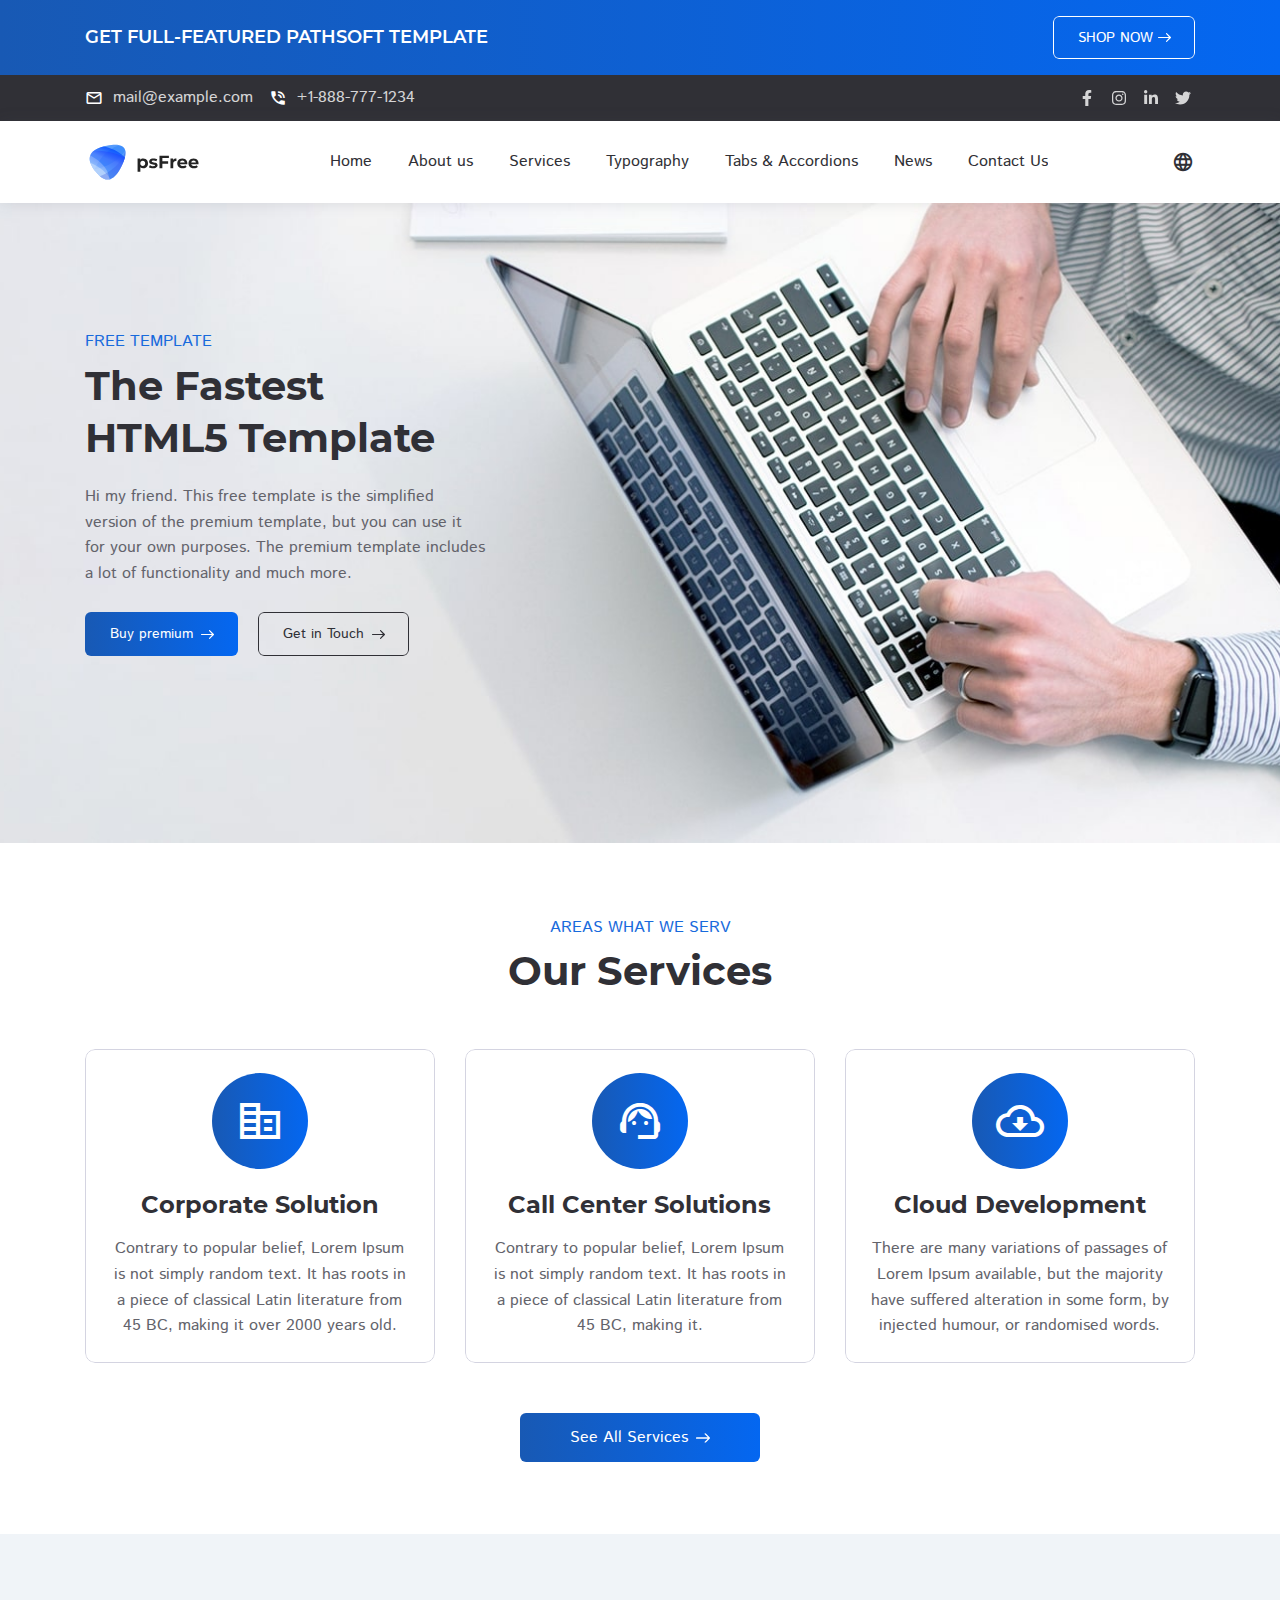
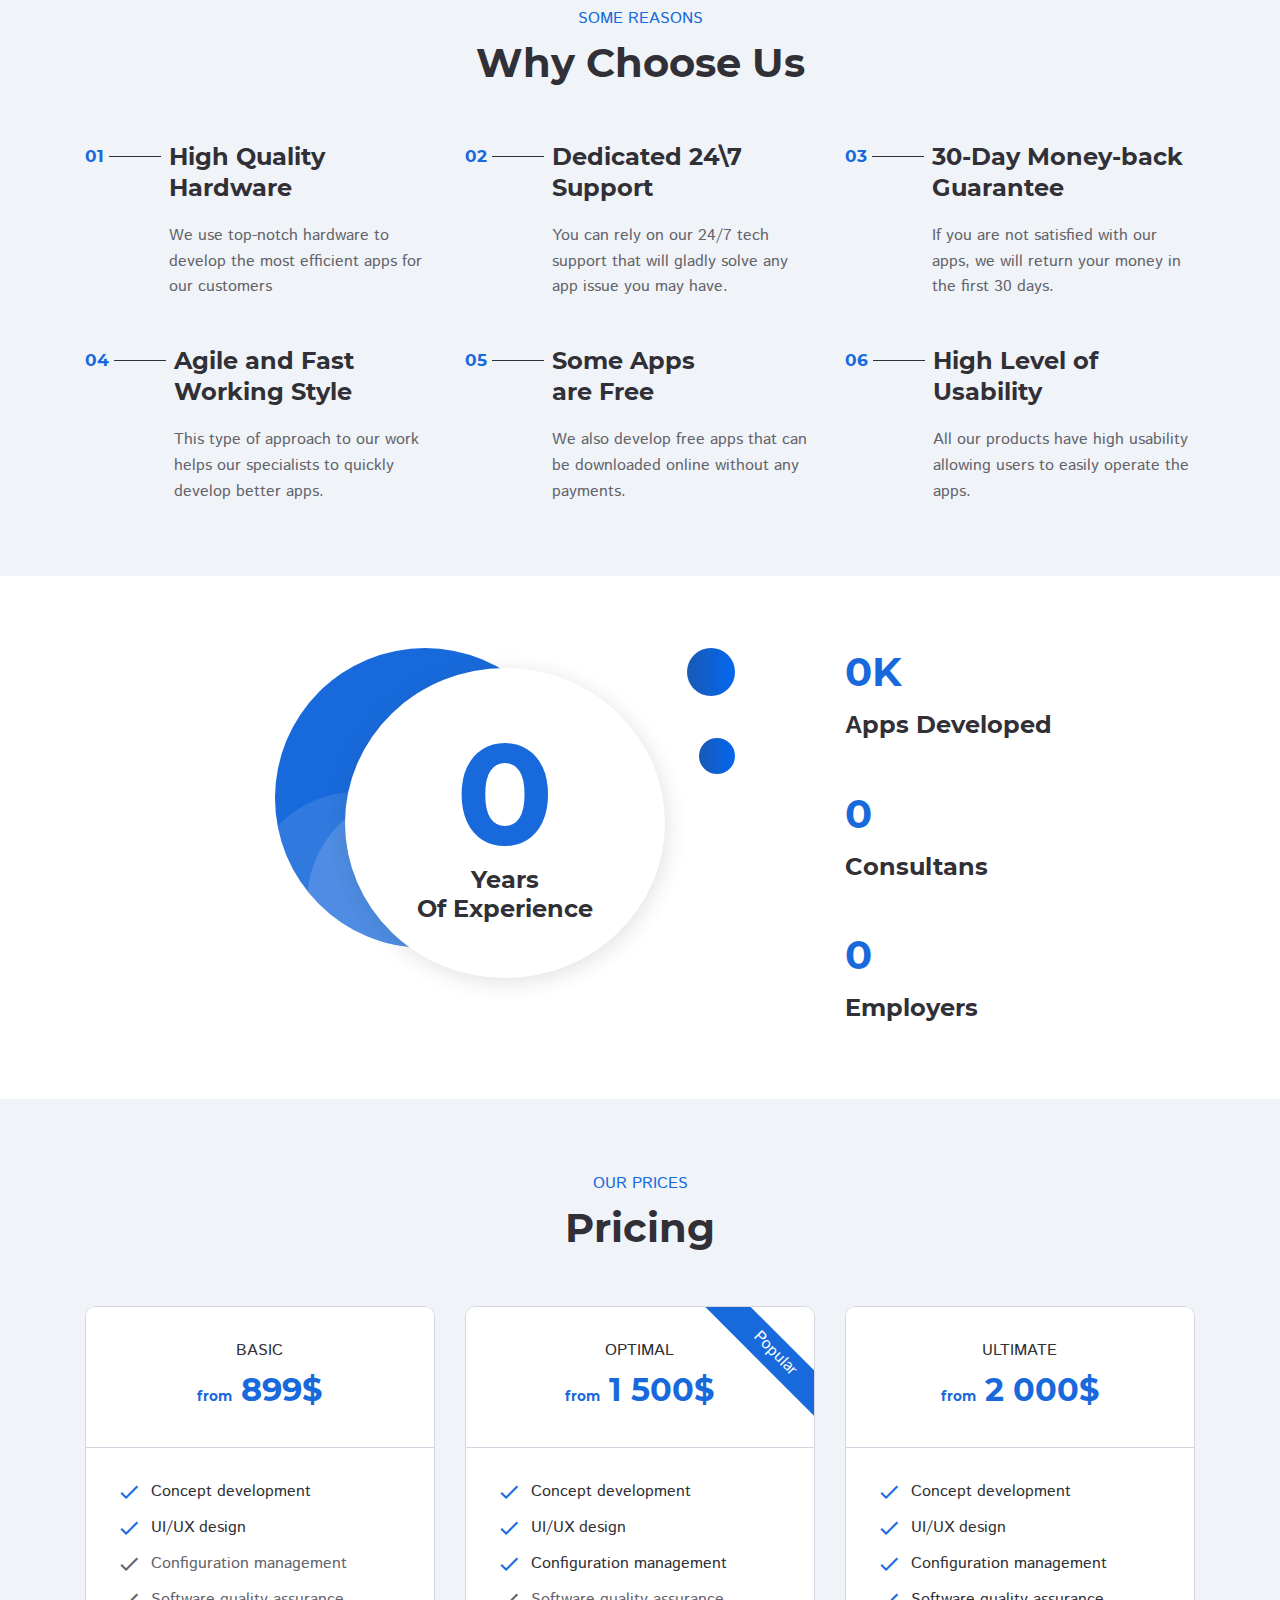
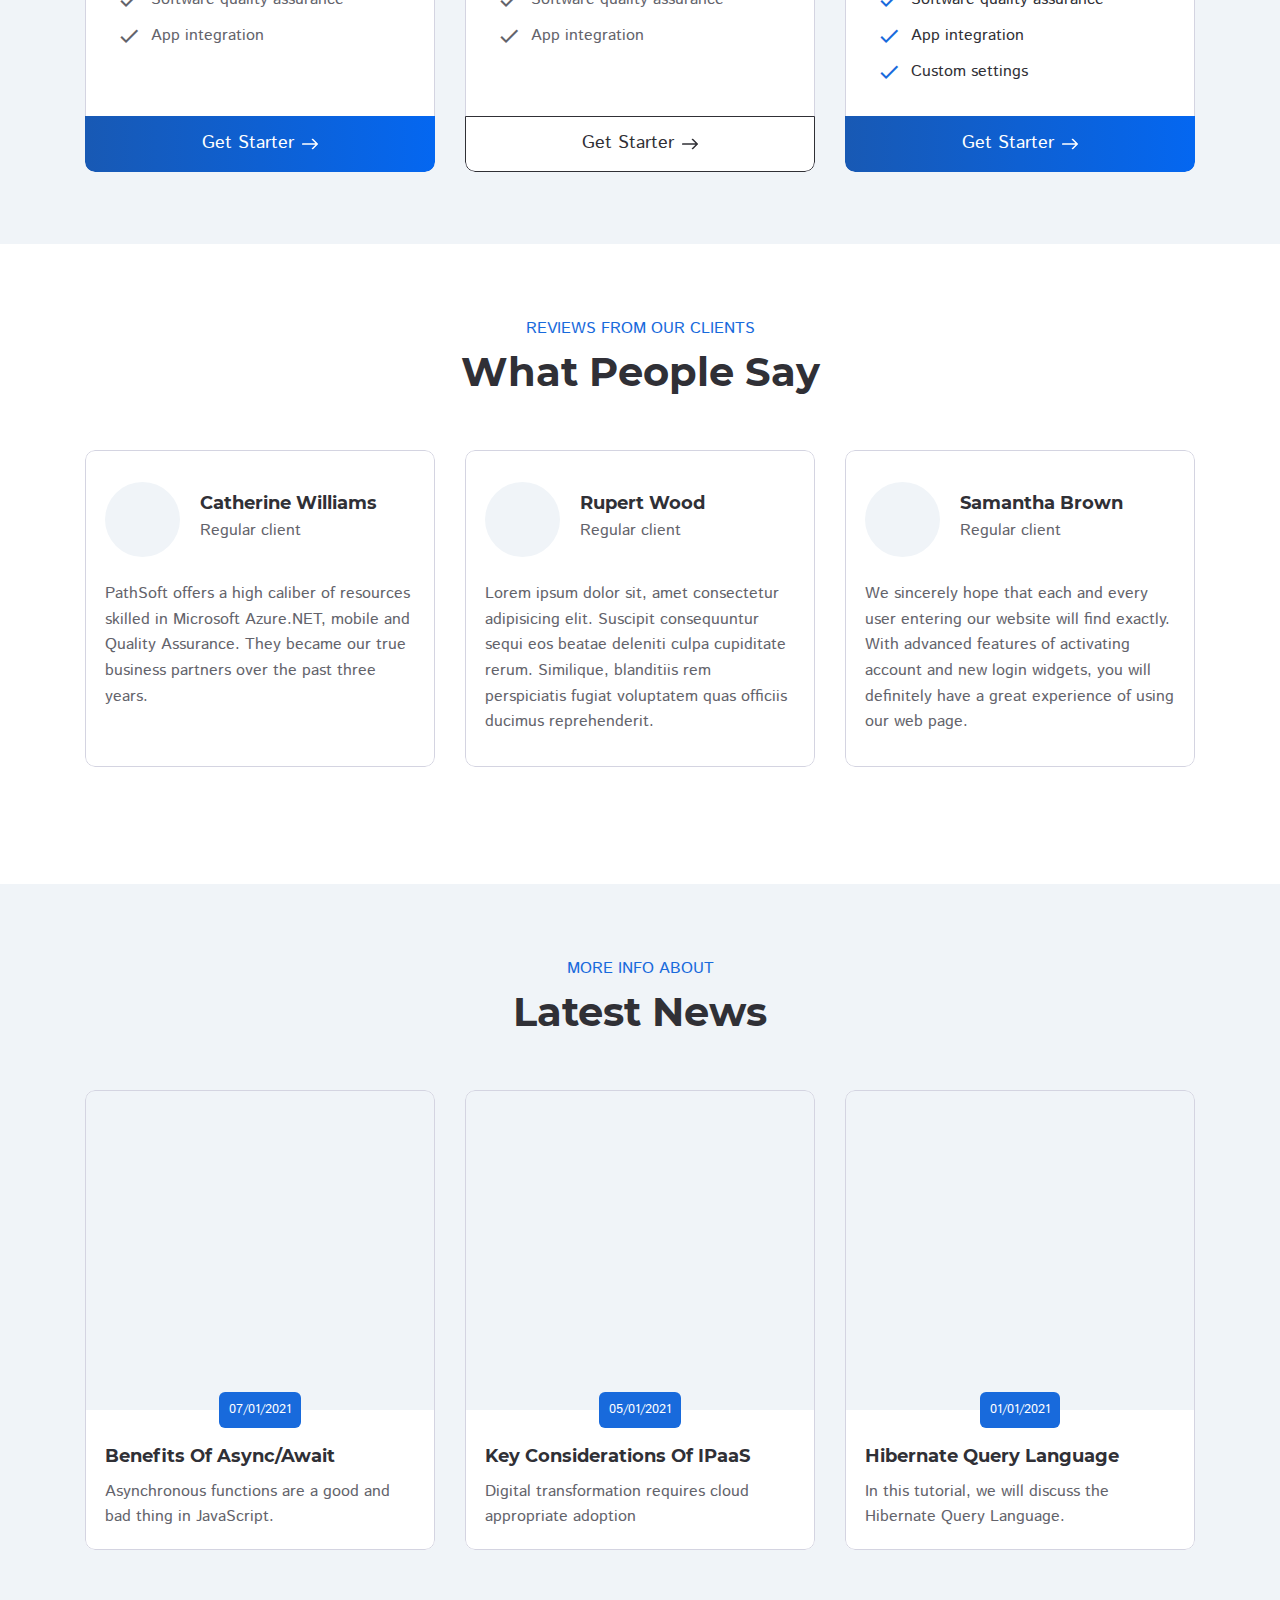
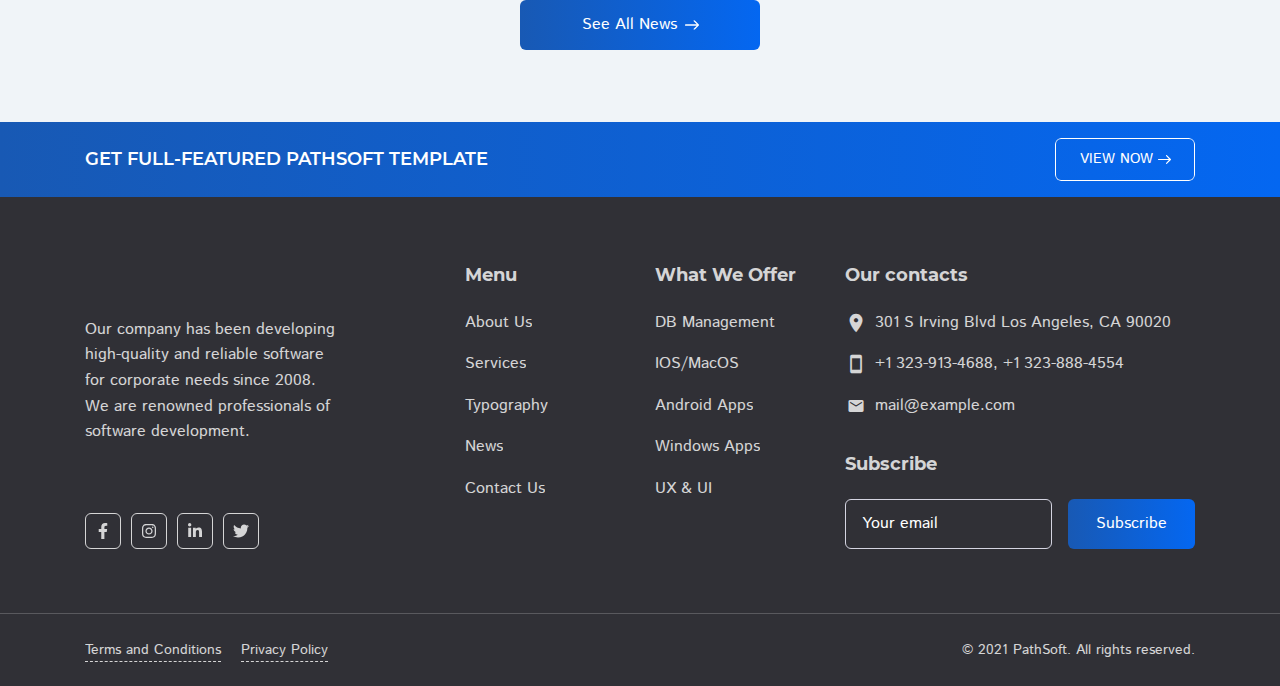
<file: website/index.html>
<!DOCTYPE html><html lang="en">

<head>

    <meta charset="utf-8">

    <title>PathSoft - IT Solution for You Business</title>

    <meta name="description" content="Description">
    <meta http-equiv="X-UA-Compatible" content="IE=edge">
    <meta name="viewport" content="width=device-width, initial-scale=1, maximum-scale=2">
        
    <link rel="icon" href="assets/img/favicon/favicon.ico" type="image/x-icon"> 

    <link rel="stylesheet" href="assets/css/libs.css">
<link rel="stylesheet" href="assets/css/style.css">
    <link rel="preload" href="assets/fonts/istok-web-v15-latin/istok-web-v15-latin-regular.woff2" as="font" type="font/woff2" crossorigin>
<link rel="preload" href="assets/fonts/istok-web-v15-latin/istok-web-v15-latin-700.woff2" as="font" type="font/woff2" crossorigin>
<link rel="preload" href="assets/fonts/montserrat-v15-latin/montserrat-v15-latin-700.woff2" as="font" type="font/woff2" crossorigin>
<link rel="preload" href="assets/fonts/montserrat-v15-latin/montserrat-v15-latin-600.woff2" as="font" type="font/woff2" crossorigin>

<link rel="preload" href="assets/fonts/material-icons/material-icons.woff2" as="font" type="font/woff2" crossorigin>
<link rel="preload" href="assets/fonts/material-icons/material-icons-outlined.woff2" as="font" type="font/woff2" crossorigin>

</head>

<body>

	<main class="main">
		
		<div class="main-inner">

			<!-- Begin mobile main menu -->
<nav class="mmm">
    <div class="mmm-content">
        <ul class="mmm-list">
            <li><a href="index.html">home</a></li>
            <li><a href="about-us.html">About us</a></li>
            <li><a href="services.html">Services</a></li>
            <li><a href="typography.html">Typography</a></li>
            <li><a href="tabs-and-accordions.html">Tabs & Accordions</a></li>
            <li><a href="news.html">News</a></li>
            <li><a href="contact-us.html">Contact Us</a></li>
        </ul>
    </div>
    <div class="mmm-footer">
        <ul class="mmm-lang">
            <li class="active"><a href="#!"><span>En</span></a></li>
            <li><a href="#!"><span>Sp</span></a></li>
            <li><a href="#!"><span>It</span></a></li>
            <li><a href="#!"><span>Uk</span></a></li>
            <li><a href="#!"><span>Ru</span></a></li>
        </ul>
    </div>
</nav><!-- End mobile main menu -->

<a class="bff d-none d-md-block" href="https://www.templatemonster.com/website-templates/pathsoft-it-solutions-for-your-business-services-website-template-83414.html">
    <div class="container">
        <div class="row">
            <div class="col">
                <div class="bff-container">
                    <p>Get Full-Featured PathSoft Template</p>
                    <div class="btn btn-border btn-small">
                        <span>SHOP NOW</span>
                        <svg class="btn-icon-right" viewBox="0 0 13 9" width="13" height="9"><use xlink:href="assets/img/sprite.svg#arrow-right"></use></svg>
                    </div>
                </div>
            </div>
        </div>
    </div>
</a>

<!-- Begin header -->
<header class="header">
    <!-- Begin header top -->
    <nav class="header-top">
        <div class="container">
            <div class="row align-items-center justify-content-between">
                <div class="col-auto">
                    <!-- Begin header top info -->
                    <ul class="header-top-info">
                        <li>
                            <a href="mailto:mail@example.com">
                                <i class="material-icons md-18">mail_outline</i>
                                <span>mail@example.com</span>
                            </a>
                        </li>
                        <li>
                            <a href="mailto:mail@example.com" class="formingHrefTel">
                                <i class="material-icons md-18">phone_in_talk</i>
                                <span>+1-888-777-1234</span>
                            </a>
                        </li>
                    </ul><!-- Ennd header top info -->
                </div>
                <div class="col-auto">
                    <div class="header-top-links">
                        <!-- Begin social links -->
                        <ul class="social-links">
                            <li>
                                <a href="#!" title="Facebook">
                                    <svg viewBox="0 0 320 512"><use xlink:href="assets/img/sprite.svg#facebook-icon"></use></svg>
                                </a>
                            </li>
                            <li>
                                <a href="#!" title="Instagram">
                                    <svg viewBox="0 0 448 512"><use xlink:href="assets/img/sprite.svg#instagram-icon"></use></svg>
                                </a>
                            </li>
                            <li>
                                <a href="#!" title="LinkedIn">
                                    <svg viewBox="0 0 448 512"><use xlink:href="assets/img/sprite.svg#linkedin-icon"></use></svg>
                                </a>
                            </li>
                            <li>
                                <a href="#!" title="Twitter">
                                    <svg viewBox="0 0 512 512"><use xlink:href="assets/img/sprite.svg#twitter-icon"></use></svg>
                                </a>
                            </li>
                        </ul><!-- End social links -->
                    </div>
                </div>
            </div>
        </div>
    </nav><!-- End header top -->
    <!-- Begin header fixed -->
    <nav class="header-fixed">
        <div class="container">
            <div class="row flex-nowrap align-items-center justify-content-between">
                <div class="col-auto d-block d-lg-none header-fixed-col">
                    <div class="main-mnu-btn">
                        <span class="bar bar-1"></span>
                        <span class="bar bar-2"></span>
                        <span class="bar bar-3"></span>
                        <span class="bar bar-4"></span>
                    </div>
                </div>
                <div class="col-auto header-fixed-col">
                    <!-- Begin logo -->
                    <a href="/" class="logo" title="PathSoft">
                        <img src="assets/img/logo.svg" width="115" height="36" alt="PathSoft">
                    </a><!-- End logo -->
                </div>
                <div class="col-auto header-fixed-col d-none d-lg-block col-static">
                    <!-- Begin main menu -->
<nav class="main-mnu">
    <ul class="main-mnu-list">
        <li><a href="index.html" data-title="Home"><span>Home</span></a></li>
        <li><a href="about-us.html" data-title="About us"><span>About us</span></a></li>
        <li><a href="services.html" data-title="Services"><span>Services</span></a></li>
        <li><a href="typography.html" data-title="Typography"><span>Typography</span></a></li>
        <li><a href="tabs-and-accordions.html" data-title="Tabs & Accordions"><span>Tabs & Accordions</span></a></li>
        <li><a href="news.html" data-title="News"><span>News</span></a></li>
        <li><a href="contact-us.html" data-title="Contact Us"><span>Contact Us</span></a></li>
    </ul>
</nav><!-- End main menu -->
                </div>
                <div class="col-auto header-fixed-col col-static">
                    <!-- Begin header actions -->
                    <ul class="header-actions">
                        <!-- Begin header languarge -->
                        <li class="d-none d-lg-block">
                            <div class="header-lang">
                                <div class="header-lang-current"><i class="material-icons md-22">language</i></div>
                                <ul class="header-lang-list">
                                    <li class="active"><a href="#!" class="hover-link" data-lang="En" data-title="English"><span>English</span></a></li>
                                    <li><a href="#!" class="hover-link" data-lang="Sp" data-title="Spanish"><span>Spanish</span></a></li>
                                    <li><a href="#!" class="hover-link" data-lang="It" data-title="Italian"><span>Italian</span></a></li>
                                    <li><a href="#!" class="hover-link" data-lang="Uk" data-title="Ukraine"><span>Ukraine</span></a></li>
                                    <li><a href="#!" class="hover-link" data-lang="Ru" data-title="Russian"><span>Russian</span></a></li>
                                </ul>
                            </div>
                        </li><!-- End header languarge -->
                        <!-- Begin header navbar -->
                        <li class="d-block d-lg-none">
                            <div class="header-navbar">
                                <div class="header-navbar-btn">
                                    <i class="material-icons md-24">more_vert</i>
                                </div>
                                <ul class="header-navbar-content">
                                    <li>
                                        <a href="mailto:mail@example.com">
                                            <i class="material-icons md-20">mail_outline</i>
                                            <span>mail@example.com</span>
                                        </a>
                                    </li>
                                    <li>
                                        <a href="mailto:mail@example.com" class="formingHrefTel">
                                            <i class="material-icons md-20">support_agent</i>
                                            <span>1-888-777-1234</span>
                                        </a>
                                    </li>
                                    <li>
                                        <!-- Begin social links -->
                                        <ul class="social-links">
                                            <li>
                                                <a href="#!" title="Facebook">
                                                    <svg viewBox="0 0 320 512"><use xlink:href="assets/img/sprite.svg#facebook-icon"></use></svg>
                                                </a>
                                            </li>
                                            <li>
                                                <a href="#!" title="Instagram">
                                                    <svg viewBox="0 0 448 512"><use xlink:href="assets/img/sprite.svg#instagram-icon"></use></svg>
                                                </a>
                                            </li>
                                            <li>
                                                <a href="#!" title="LinkedIn">
                                                    <svg viewBox="0 0 448 512"><use xlink:href="assets/img/sprite.svg#linkedin-icon"></use></svg>
                                                </a>
                                            </li>
                                            <li>
                                                <a href="#!" title="Twitter">
                                                    <svg viewBox="0 0 512 512"><use xlink:href="assets/img/sprite.svg#twitter-icon"></use></svg>
                                                </a>
                                            </li>
                                        </ul><!-- End social links -->
                                    </li>
                                </ul>
                            </div>
                        </li><!-- End header navbar -->
                    </ul><!-- End header actions -->
                </div>
            </div>
        </div>
    </nav><!-- End header fixed -->
</header><!-- End header -->

			<!-- Begin intro -->
<div class="section-bgc intro">
    <div class="intro-slider">
        <div class="intro-item" style="background-image: url(assets/img/intro-img1.jpg);">
            <div class="container">
                <div class="row">
                    <div class="col">
                        <div class="intro-content">
                            <div class="section-heading shm-none">
                                <div class="section-subheading">Free template</div>
                                <h1>The Fastest <br> HTML5 Template</h1>
                                <p class="section-desc">Hi my friend. This free template is the simplified version of the premium template, but you can use it for your own purposes. The premium template includes a lot of functionality and much more.</p>
                            </div>
                            <div class="wrap-btn intro-btns">
                                <a href="https://www.templatemonster.com/website-templates/pathsoft-it-solutions-for-your-business-services-website-template-83414.html" class="btn btn-with-icon btn-small ripple">
                                    <span>Buy premium</span>
                                    <svg class="btn-icon-right" viewBox="0 0 13 9" width="13" height="9"><use xlink:href="assets/img/sprite.svg#arrow-right"></use></svg>
                                </a>
                                <a href="contact-us.html" class="btn btn-with-icon btn-border btn-small ripple">
                                    <span>Get in Touch</span>
                                    <svg class="btn-icon-right" viewBox="0 0 13 9" width="13" height="9"><use xlink:href="assets/img/sprite.svg#arrow-right"></use></svg>
                                </a>
                            </div>
                        </div>
                    </div>
                </div>
            </div>
        </div>
    </div>
</div><!-- End intro -->

			<!-- Begin services -->
<section class="section services">
    <div class="container">
        <div class="row">
            <div class="col-12">
                <div class="section-heading heading-center">
                    <div class="section-subheading">Areas what we serv</div>
                    <h2>Our Services</h2>
                </div> 
            </div>
            <div class="col-lg-4 col-md-6 col-12 item">
                <a href="single-services.html" class="iitem item-style">
                    <div class="iitem-icon">
                        <i class="material-icons material-icons-outlined md-48">corporate_fare</i>
                    </div>
                    <div class="iitem-icon-bg">
                        <i class="material-icons material-icons-outlined">corporate_fare</i>
                    </div>
                    <h3 class="iitem-heading item-heading-large">Corporate Solution</h3>
                    <div class="iitem-desc">Contrary to popular belief, Lorem Ipsum is not simply random text. It has roots in a piece of classical Latin literature from 45 BC, making it over 2000 years old.</div>
                </a>
            </div>
            <div class="col-lg-4 col-md-6 col-12 item">
                <a href="single-services.html" class="iitem item-style">
                    <div class="iitem-icon">
                        <i class="material-icons material-icons-outlined md-48">support_agent</i>
                    </div>
                    <div class="iitem-icon-bg">
                        <i class="material-icons material-icons-outlined">support_agent</i>
                    </div>
                    <h3 class="iitem-heading item-heading-large">Call Center Solutions</h3>
                    <div class="iitem-desc">Contrary to popular belief, Lorem Ipsum is not simply random text. It has roots in a piece of classical Latin literature from 45 BC, making it.</div>
                </a>
            </div>
            <div class="col-lg-4 col-md-12 col-12 item">
                <a href="single-services.html" class="iitem item-style">
                    <div class="iitem-icon">
                        <i class="material-icons material-icons-outlined md-48">cloud_download</i>
                    </div>
                    <div class="iitem-icon-bg">
                        <i class="material-icons material-icons-outlined">cloud_download</i>
                    </div>
                    <h3 class="iitem-heading item-heading-large">Cloud Development</h3>
                    <div class="iitem-desc">There are many variations of passages of Lorem Ipsum available, but the majority have suffered alteration in some form, by injected humour, or randomised words.</div>
                </a>
            </div>
            <div class="col-12">
                <div class="section-btns justify-content-center">
                    <a href="services.html" class="btn btn-with-icon btn-w240 ripple">
                        <span>See All Services</span>
                        <svg class="btn-icon-right" viewBox="0 0 13 9" width="13" height="9"><use xlink:href="assets/img/sprite.svg#arrow-right"></use></svg>
                    </a>
                </div>
            </div>
        </div>
    </div>
</section><!-- End services -->

			<!-- Begin advantages -->
<section class="section section-bgc">
    <div class="container">
        <div class="row items">
            <div class="col-12">
                <div class="section-heading heading-center">
                    <div class="section-subheading">some reasons</div>
                    <h2>Why Choose Us</h2>
                </div> 
            </div>
            <div class="col-lg-4 col-md-6 col-12 item">
                <div class="ini">
                    <div class="ini-count">01</div>
                    <div class="ini-info">
                        <h3 class="ini-heading item-heading-large">High Quality Hardware</h3>
                        <div class="ini-desc">
                            <p>We use top-notch hardware to develop the most efficient apps for our customers</p>
                        </div>
                    </div>
                </div>
            </div>
            <div class="col-lg-4 col-md-6 col-12 item">
                <div class="ini">
                    <div class="ini-count">02</div>
                    <div class="ini-info">
                        <h3 class="ini-heading item-heading-large">Dedicated 24\7 Support</h3>
                        <div class="ini-desc">
                            <p>You can rely on our 24/7 tech support that will gladly solve any app issue you may have.</p>
                        </div>
                    </div>
                </div>
            </div>
            <div class="col-lg-4 col-md-6 col-12 item">
                <div class="ini">
                    <div class="ini-count">03</div>
                    <div class="ini-info">
                        <h3 class="ini-heading item-heading-large">30-Day Money-back Guarantee</h3>
                        <div class="ini-desc">
                            <p>If you are not satisfied with our apps, we will return your money in the first 30 days.</p>
                        </div>
                    </div>
                </div>
            </div>
            <div class="col-lg-4 col-md-6 col-12 item">
                <div class="ini">
                    <div class="ini-count">04</div>
                    <div class="ini-info">
                        <h3 class="ini-heading item-heading-large">Agile and Fast Working Style</h3>
                        <div class="ini-desc">
                            <p>This type of approach to our work helps our specialists to quickly develop better apps.</p>
                        </div>
                    </div>
                </div>
            </div>
            <div class="col-lg-4 col-md-6 col-12 item">
                <div class="ini">
                    <div class="ini-count">05</div>
                    <div class="ini-info">
                        <h3 class="ini-heading item-heading-large">Some Apps <br> are Free</h3>
                        <div class="ini-desc">
                            <p>We also develop free apps that can be downloaded online without any payments.</p>
                        </div>
                    </div>
                </div>
            </div>
            <div class="col-lg-4 col-md-6 col-12 item">
                <div class="ini">
                    <div class="ini-count">06</div>
                    <div class="ini-info">
                        <h3 class="ini-heading item-heading-large">High Level of Usability</h3>
                        <div class="ini-desc">
                            <p>All our products have high usability allowing users to easily operate the apps.</p>
                        </div>
                    </div>
                </div>
            </div>
        </div>
    </div>
</section><!-- End advantages -->

			<!-- Begin counter section -->
<section class="section">
    <div class="container">
        <div class="row spincrement-container">
            <div class="col-xl-5 offset-xl-2 col-lg-6 offset-lg-1 col-12">
                <div class="main-counter">
                    <div class="main-counter-item">
                        <div class="main-counter-item-center">
                            <div>
                                <div class="main-counter-numb spincrement" data-from="0" data-to="10">0</div>
                                <div class="main-counter-heading">Years <br> Of Experience</div>
                            </div>
                        </div>
                        <div class="main-counter-item-circ"></div>
                    </div>
                </div>
            </div>
            <div class="col-xl-4 offset-xl-1 col-lg-3 offset-lg-1 col-12 counter-items items">
                <div class="counter-item item">
                    <div class="counter-item-numb"><span class="spincrement" data-from="0" data-to="2">0</span>K</div>
                    <p class="counter-item-heading">Аpps Developed</p>
                </div>
                <div class="counter-item item">
                    <div class="counter-item-numb spincrement" data-from="0" data-to="40">0</div>
                    <p class="counter-item-heading">Consultans</p>
                </div>
                <div class="counter-item item">
                    <div class="counter-item-numb spincrement" data-from="0" data-to="160">0</div>
                    <p class="counter-item-heading">Employers</p>
                </div>
            </div>
        </div>
    </div>
</section><!-- End counter section -->

			<div class="section section-bgc">
    <div class="container">
        <div class="row items">
            <div class="col-12">
                <div class="section-heading heading-center">
                    <div class="section-subheading">Our prices</div>
                    <h1>Pricing</h1>
                </div>
            </div>
            <div class="col-lg-4 col-md-6 col-12 item">
                <!-- Begin pricing item -->
                <div class="pricing-item item-style">
                    <header class="pricing-item-header">
                        <div class="pricing-item-heading">Basic</div>
                        <div class="pricing-item-price"><small>from</small> 899$</div>
                    </header>
                    <div class="pricing-item-h">
                        <div class="pricing-item-content">
                            <ul class="pricing-item-list">
                                <li class="active">
                                    <i class="material-icons md-24">check</i>
                                    Concept development
                                </li>
                                <li class="active">
                                    <i class="material-icons md-24">check</i>
                                    UI/UX design
                                </li>
                                <li>
                                    <i class="material-icons md-24">check</i>
                                    Configuration management
                                </li>
                                <li>
                                    <i class="material-icons md-24">check</i>
                                    Software quality assurance
                                </li>
                                <li>
                                    <i class="material-icons md-24">check</i>
                                    App integration
                                </li>
                            </ul>
                        </div>
                        <footer class="pricing-item-footer">
                            <a href="#!" class="btn btn-large btn-with-icon btn-wide ripple">
                                <span>Get Starter</span>
                                <svg class="btn-icon-right" viewBox="0 0 13 9" width="13" height="9"><use xlink:href="assets/img/sprite.svg#arrow-right"></use></svg>
                            </a>
                        </footer>
                    </div>
                </div><!-- End pricing item -->
            </div>
            <div class="col-lg-4 col-md-6 col-12 item">
                <!-- Begin pricing item -->
                <div class="pricing-item item-style">
                    <div class="pricing-item-badge">Popular</div>
                    <header class="pricing-item-header">
                        <div class="pricing-item-heading">Optimal</div>
                        <div class="pricing-item-price"><small>from</small> 1 500$</div>
                    </header>
                    <div class="pricing-item-h">
                        <div class="pricing-item-content">
                            <ul class="pricing-item-list">
                                <li class="active">
                                    <i class="material-icons md-24">check</i>
                                    Concept development
                                </li>
                                <li class="active">
                                    <i class="material-icons md-24">check</i>
                                    UI/UX design
                                </li>
                                <li class="active">
                                    <i class="material-icons md-24">check</i>
                                    Configuration management
                                </li>
                                <li>
                                    <i class="material-icons md-24">check</i>
                                    Software quality assurance
                                </li>
                                <li>
                                    <i class="material-icons md-24">check</i>
                                    App integration
                                </li>
                            </ul>
                        </div>
                        <footer class="pricing-item-footer">
                            <a href="#!" class="btn btn-border btn-large btn-with-icon btn-wide ripple">
                                <span>Get Starter</span>
                                <svg class="btn-icon-right" viewBox="0 0 13 9" width="13" height="9"><use xlink:href="assets/img/sprite.svg#arrow-right"></use></svg>
                            </a>
                        </footer>
                    </div>
                </div><!-- End pricing item -->
            </div>
            <div class="col-lg-4 col-md-12 col-12 item">
                <!-- Begin pricing item -->
                <div class="pricing-item item-style">
                    <header class="pricing-item-header">
                        <div class="pricing-item-heading">Ultimate</div>
                        <div class="pricing-item-price"><small>from</small> 2 000$</div>
                    </header>
                    <div class="pricing-item-h">
                        <div class="pricing-item-content">
                            <ul class="pricing-item-list">
                                <li class="active">
                                    <i class="material-icons md-24">check</i>
                                    Concept development
                                </li>
                                <li class="active">
                                    <i class="material-icons md-24">check</i>
                                    UI/UX design
                                </li>
                                <li class="active">
                                    <i class="material-icons md-24">check</i>
                                    Configuration management
                                </li>
                                <li class="active">
                                    <i class="material-icons md-24">check</i>
                                    Software quality assurance
                                </li>
                                <li class="active">
                                    <i class="material-icons md-24">check</i>
                                    App integration
                                </li>
                                <li class="active">
                                    <i class="material-icons md-24">check</i>
                                    Custom settings
                                </li>
                            </ul>
                        </div>
                        <footer class="pricing-item-footer">
                            <a href="#!" class="btn btn-large btn-with-icon btn-wide ripple">
                                <span>Get Starter</span>
                                <svg class="btn-icon-right" viewBox="0 0 13 9" width="13" height="9"><use xlink:href="assets/img/sprite.svg#arrow-right"></use></svg>
                            </a>
                        </footer>
                    </div>
                </div><!-- End pricing item -->
            </div>
        </div>
    </div>
</div>

			<!-- Begin reviews -->
<section class="section">
    <div class="container">
        <div class="row">
            <div class="col-12">
                <div class="section-heading heading-center">
                    <div class="section-subheading">Reviews from our clients</div>
                    <h2>What People Say</h2>
                </div> 
            </div>
            <div class="col-lg-4 col-md-6 col-12 item">
                <!-- Begin reviews item -->
                <div class="reviews-item item-style">
                    <div class="reviews-item-header">
                        <div class="reviews-item-img">
                            <img data-src="assets/img/auth-img-1.jpg" class="lazy" src="[data-uri]" alt="">
                        </div>
                        <div class="reviews-item-info">
                            <h4 class="reviews-item-name item-heading">Catherine Williams</h4>
                            <div class="reviews-item-position">Regular client</div>
                        </div>
                    </div>
                    <div class="reviews-item-text">
                        <p>PathSoft offers a high caliber of resources skilled in Microsoft Azure.NET, mobile and Quality Assurance. They became our true business partners over the past three years.</p>
                    </div>
                </div><!-- End reviews item -->
            </div>
            <div class="col-lg-4 col-md-6 col-12 item">
                <!-- Begin reviews item -->
                <div class="reviews-item item-style">
                    <div class="reviews-item-header">
                        <div class="reviews-item-img">
                            <img data-src="assets/img/auth-img-2.jpg" class="lazy" src="[data-uri]" alt="">
                        </div>
                        <div class="reviews-item-info">
                            <h4 class="reviews-item-name item-heading">Rupert Wood</h4>
                            <div class="reviews-item-position">Regular client</div>
                        </div>
                    </div>
                    <div class="reviews-item-text">
                        <p>Lorem ipsum dolor sit, amet consectetur adipisicing elit. Suscipit consequuntur sequi eos beatae deleniti culpa cupiditate rerum. Similique, blanditiis rem perspiciatis fugiat voluptatem quas officiis ducimus reprehenderit.</p>
                    </div>
                </div><!-- End reviews item -->
            </div>
            <div class="col-lg-4 col-md-12 col-12 item">
                <!-- Begin reviews item -->
                <div class="reviews-item item-style">
                    <div class="reviews-item-header">
                        <div class="reviews-item-img">
                            <img data-src="assets/img/auth-img-3.jpg" class="lazy" src="[data-uri]" alt="">
                        </div>
                        <div class="reviews-item-info">
                            <h4 class="reviews-item-name item-heading">Samantha Brown</h4>
                            <div class="reviews-item-position">Regular client</div>
                        </div>
                    </div>
                    <div class="reviews-item-text">
                        <p>We sincerely hope that each and every user entering our website will find exactly. With advanced features of activating account and new login widgets, you will definitely have a great experience of using our web page.</p>
                    </div>
                </div><!-- End reviews item -->
            </div>
        </div>
    </div>
</section><!-- End reviews -->

			<!-- Begin latest news -->
<section class="section section-bgc">
    <div class="container">
        <div class="row">
            <div class="col-12">
                <div class="section-heading heading-center">
                    <div class="section-subheading">More info about</div>
                    <h2>Latest News</h2>
                </div> 
            </div>
            <div class="col-lg-4 col-md-6 col-12 item">
                <!-- Begin news item -->
                <article class="news-item item-style">
                    <a href="news-post.html" class="news-item-img">
                        <img data-src="assets/img/news-img-1.jpg" class="lazy" src="[data-uri]" alt="">
                    </a>
                    <div class="news-item-info">
                        <div class="news-item-date">07/01/2021</div>
                        <h3 class="news-item-heading item-heading">
                            <a href="news-post.html" title="Benefits Of Async/Await">Benefits Of Async/Await</a>
                        </h3>
                        <div class="news-item-desc">
                            <p>Asynchronous functions are a good and bad thing in JavaScript.</p>
                        </div>
                    </div>
                </article><!-- End news item -->
            </div>
            <div class="col-lg-4 col-md-6 col-12 item">
                <!-- Begin news item -->
                <article class="news-item item-style">
                    <a href="news-post.html" class="news-item-img">
                        <img data-src="assets/img/news-img-2.jpg" class="lazy" src="[data-uri]" alt="">
                    </a>
                    <div class="news-item-info">
                        <div class="news-item-date">05/01/2021</div>
                        <h3 class="news-item-heading item-heading">
                            <a href="news-post.html" title="Key Considerations Of IPaaS">Key Considerations Of IPaaS</a>
                        </h3>
                        <div class="news-item-desc">
                            <p>Digital transformation requires cloud appropriate adoption</p>
                        </div>
                    </div>
                </article><!-- End news item -->
            </div>
            <div class="col-lg-4 col-md-6 col-12 item">
                <!-- Begin news item -->
                <article class="news-item item-style">
                    <a href="news-post.html" class="news-item-img">
                        <img data-src="assets/img/news-img-3.jpg" class="lazy" src="[data-uri]" alt="">
                    </a>
                    <div class="news-item-info">
                        <div class="news-item-date">01/01/2021</div>
                        <h3 class="news-item-heading item-heading">
                            <a href="news-post.html" title="Hibernate Query Language">Hibernate Query Language</a>
                        </h3>
                        <div class="news-item-desc">
                            <p>In this tutorial, we will discuss the Hibernate Query Language. </p>
                        </div>
                    </div>
                </article><!-- End news item -->
            </div>
            <div class="col-12">
                <div class="section-btns justify-content-center">
                    <a href="news.html" class="btn btn-with-icon btn-w240 ripple">
                        <span>See All News</span>
                        <svg class="btn-icon-right" viewBox="0 0 13 9" width="13" height="9"><use xlink:href="assets/img/sprite.svg#arrow-right"></use></svg>
                    </a>
                </div>
            </div>
        </div>
    </div>
</section><!-- End latest news -->

		</div>

		<a class="bff d-none d-md-block" href="https://www.templatemonster.com/website-templates/pathsoft-it-solutions-for-your-business-services-website-template-83414.html">
    <div class="container">
        <div class="row">
            <div class="col">
                <div class="bff-container">
                    <p>Get Full-Featured PathSoft Template</p>
                    <div class="btn btn-border btn-small">
                        <span>VIEW NOW</span>
                        <svg class="btn-icon-right" viewBox="0 0 13 9" width="13" height="9"><use xlink:href="assets/img/sprite.svg#arrow-right"></use></svg>
                    </div>
                </div>
            </div>
        </div>
    </div>
</a>

<!-- Begin footer -->
<footer class="footer">
    <div class="footer-main">
        <div class="container">
            <div class="row items">
                <div class="col-xl-3 col-lg-3 col-md-5 col-12 item">
                    <!-- Begin company info -->
                    <div class="footer-company-info">
                        <div class="footer-company-top">
                            <a href="/" class="logo" title="PathSoft">
                                <img data-src="assets/img/logo-white.svg" width="115" height="36" class="lazy" src="[data-uri]" alt="PathSoft">
                            </a>
                            <div class="footer-company-desc">
                                <p>Our company has been developing high-quality and reliable software for corporate needs since 2008. We are renowned professionals of software development.</p>
                            </div>
                        </div>
                        <ul class="footer-social-links">
                            <li>
                                <a href="#!" title="Facebook">
                                    <svg viewBox="0 0 320 512">
                                        <use xlink:href="assets/img/sprite.svg#facebook-icon"></use>
                                    </svg>
                                </a>
                            </li>
                            <li>
                                <a href="#!" title="Instagram">
                                    <svg viewBox="0 0 448 512">
                                        <use xlink:href="assets/img/sprite.svg#instagram-icon"></use>
                                    </svg>
                                </a>
                            </li>
                            <li>
                                <a href="#!" title="LinkedIn">
                                    <svg viewBox="0 0 448 512">
                                        <use xlink:href="assets/img/sprite.svg#linkedin-icon"></use>
                                    </svg>
                                </a>
                            </li>
                            <li>
                                <a href="#!" title="Twitter">
                                    <svg viewBox="0 0 512 512">
                                        <use xlink:href="assets/img/sprite.svg#twitter-icon"></use>
                                    </svg>
                                </a>
                            </li>
                        </ul>
                    </div>
                    <!-- End company info -->
                </div>
                <div class="col-xl-2 offset-xl-1 col-md-3 col-5 col-lg-2 item">
                    <div class="footer-item">
                        <p class="footer-item-heading">Menu</p>
                        <nav class="footer-nav">
                            <ul class="footer-mnu">
                                <li><a href="about-us.html" class="hover-link" data-title="About Us"><span>About Us</span></a></li>
                                <li><a href="services.html" class="hover-link" data-title="Services"><span>Services</span></a></li>
                                <li><a href="typography.html" data-title="Typography"><span>Typography</span></a></li>
                                <li><a href="news.html" class="hover-link" data-title="News"><span>News</span></a></li>
                                <li><a href="contact-us.html" class="hover-link" data-title="Contact Us"><span>Contact Us</span></a></li>
                            </ul>
                        </nav>
                    </div>
                </div>
                <div class="col-xl-2 col-lg-3 col-md-3 col-7 item">
                    <div class="footer-item">
                        <p class="footer-item-heading">What We Offer</p>
                        <nav class="footer-nav">
                            <ul class="footer-mnu">
                                <li><a href="#!" class="hover-link" data-title="DB Management"><span>DB Management</span></a></li>
                                <li><a href="#!" class="hover-link" data-title="IOS/MacOS"><span>IOS/MacOS</span></a></li>
                                <li><a href="#!" class="hover-link" data-title="Android Apps"><span>Android Apps</span></a></li>
                                <li><a href="#!" class="hover-link" data-title="Windows Apps"><span>Windows Apps</span></a></li>
                                <li><a href="#!" class="hover-link" data-title="UX & UI"><span>UX & UI</span></a></li>
                            </ul>
                        </nav>
                    </div>
                </div>
                <div class="col-xs-4 col-lg-4 col-12 item">
                    <div class="footer-item">
                        <p class="footer-item-heading">Our contacts</p>
                        <ul class="footer-contacts">
                            <li>
                                <i class="material-icons md-22">location_on</i>
                                <div class="footer-contact-info">
                                    301 S Irving Blvd Los Angeles, CA 90020
                                </div>
                            </li>
                            <li>
                                <i class="material-icons md-22 footer-contact-tel">smartphone</i>
                                <div class="footer-contact-info">
                                    <a href="#!" class="formingHrefTel">+1 323-913-4688</a>, <a href="#!" class="formingHrefTel">+1 323-888-4554</a>
                                </div>
                            </li>
                            <li>
                                <i class="material-icons md-22 footer-contact-email">email</i>
                                <div class="footer-contact-info">
                                    <a href="mailto:mail@example.com">mail@example.com</a>
                                </div>
                            </li>
                        </ul>
                    </div>
                    <div class="footer-item">
                        <p class="footer-item-heading">Subscribe</p>
                        <form action="#!" method="post" class="footer-subscribe">
                            <div class="form-field">
                                <label for="subscribe-email" class="form-field-label">Your email</label>
                                <input type="email" class="form-field-input" name="Subscribe_email" value="" autocomplete="off" required="required" id="subscribe-email">
                            </div>
                            <div class="form-btn">
                                <button type="submit" class="btn ripple"><span>Subscribe</span></button>
                            </div>
                        </form>
                    </div>
                </div>
            </div>
        </div>
    </div>
    <div class="footer-bottom">
        <div class="container">
            <div class="row justify-content-between items">
                <div class="col-md-auto col-12 item">
                    <nav class="footer-links">
                        <ul>
                            <li><a href="terms-and-conditions.html">Terms and Conditions</a></li>
                            <li><a href="privacy-policy.html">Privacy Policy</a></li>
                        </ul>
                    </nav>
                </div>
                <div class="col-md-auto col-12 item">
                    <div class="copyright">© 2021 PathSoft. All rights reserved.</div>
                </div>
            </div>
        </div>
    </div>
</footer><!-- End footer -->

	</main><!-- End main -->

	<script src="assets/libs/jquery/jquery.min.js"></script>
<script src="assets/libs/lozad/lozad.min.js"></script>
<script src="assets/libs/device/device.js"></script>
<script src="assets/libs/ScrollToFixed/jquery-scrolltofixed-min.js"></script>
<script src="assets/libs/spincrement/jquery.spincrement.min.js"></script>
<script src="assets/libs/jquery-validation-1.19.3/jquery.validate.min.js"></script>
<script src="assets/js/custom.js"></script>
	
</body></html>
</file>
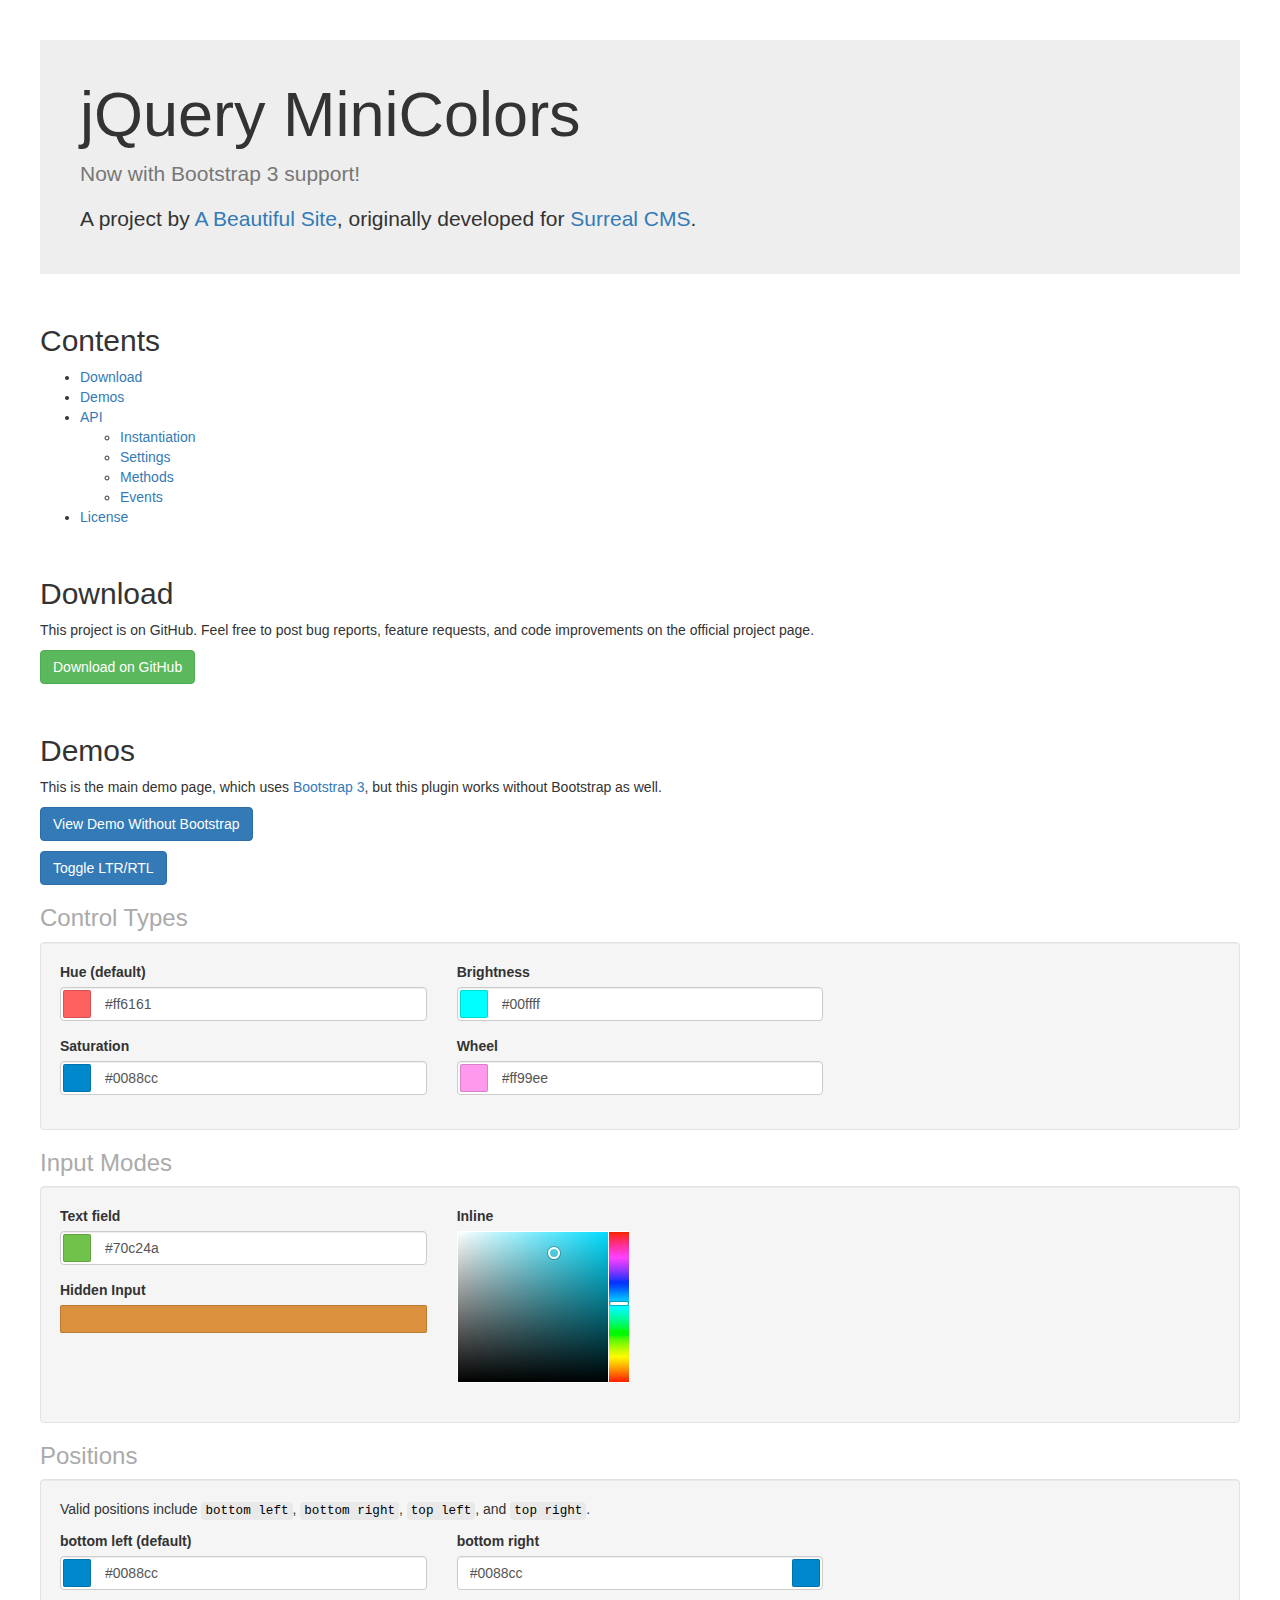
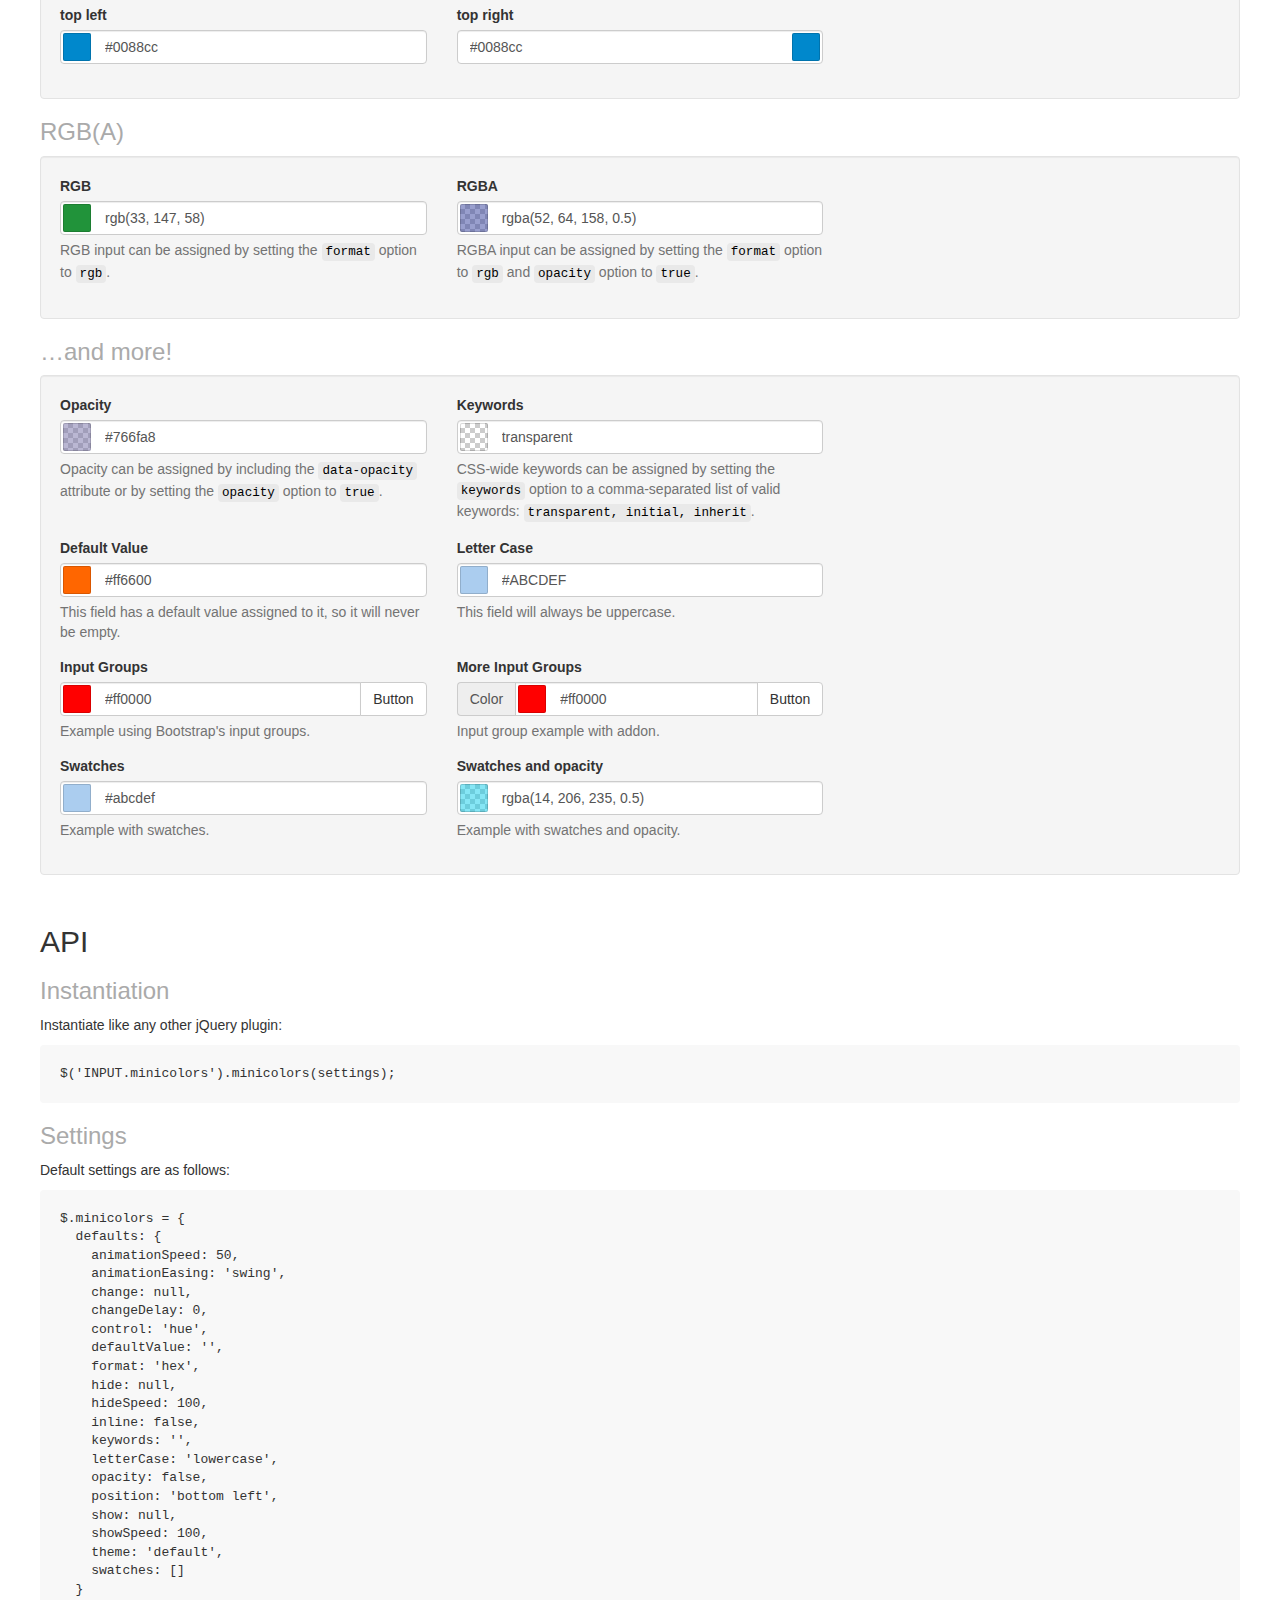
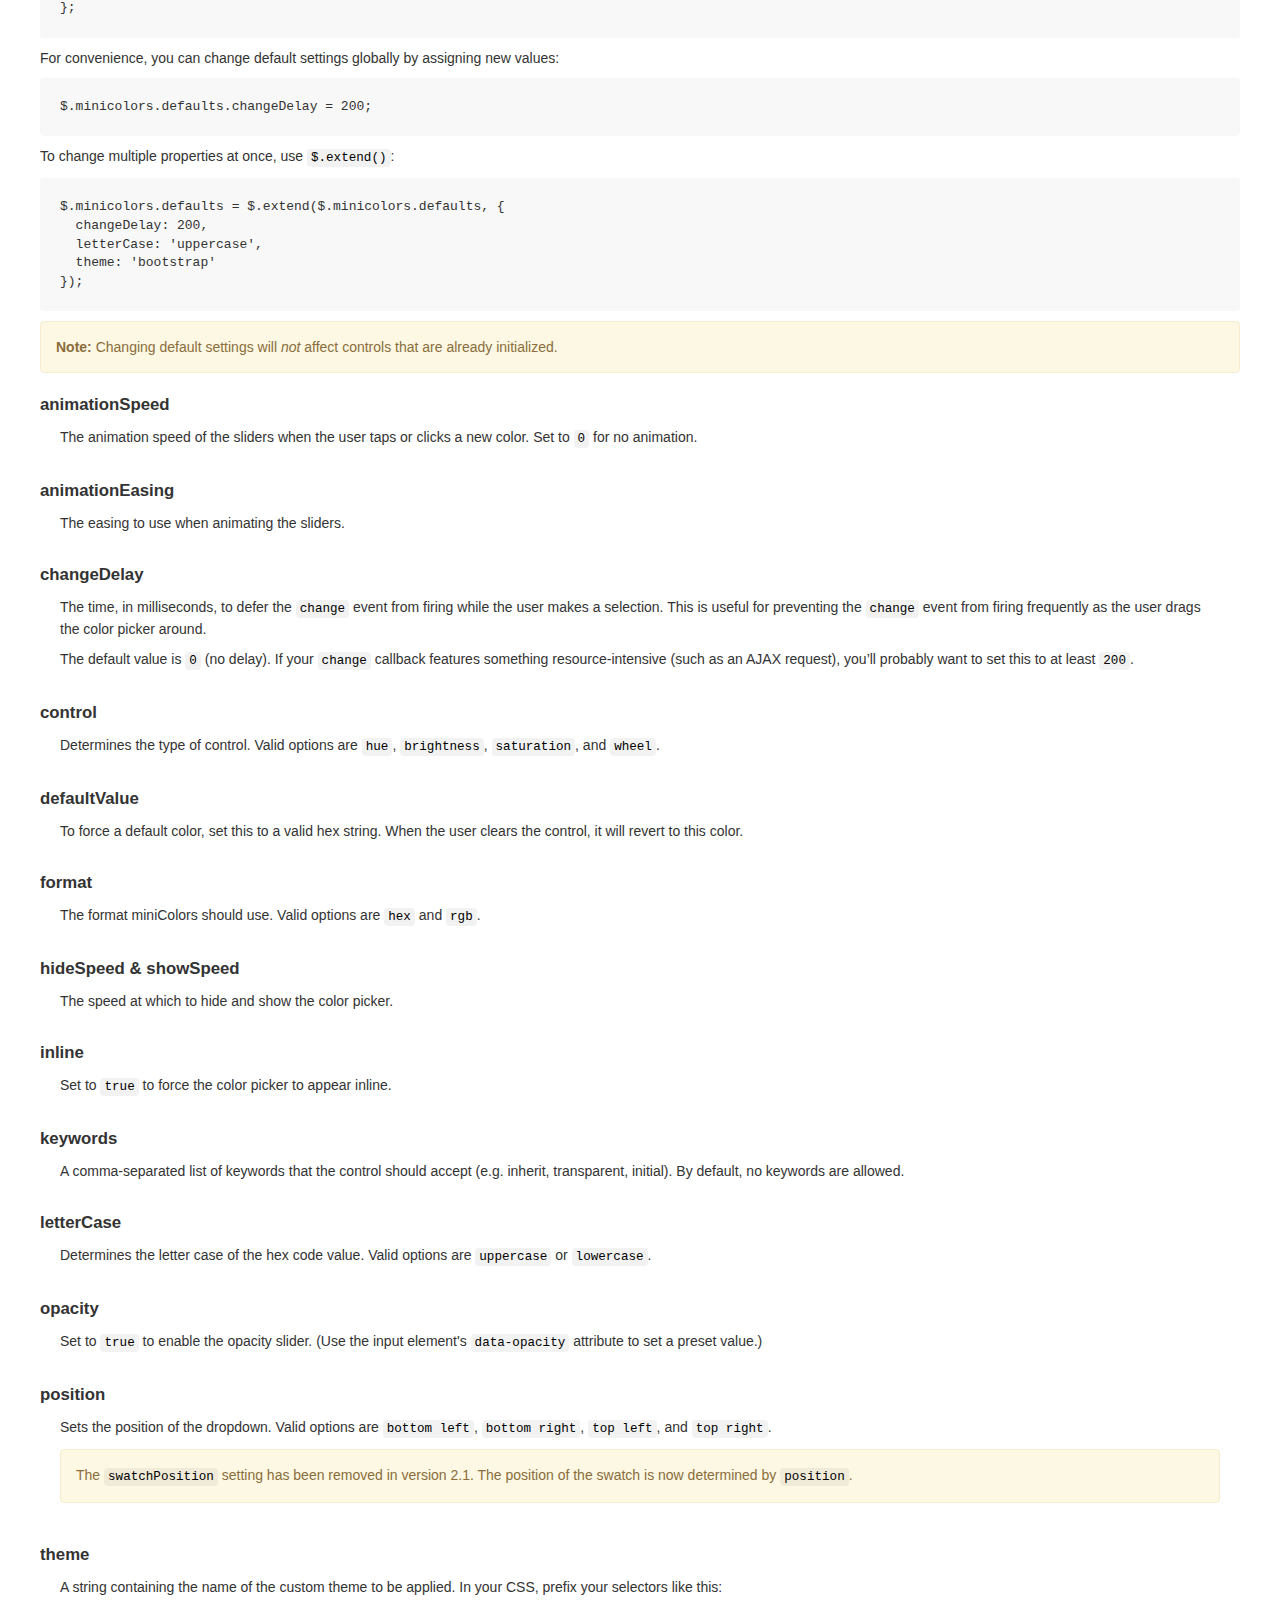
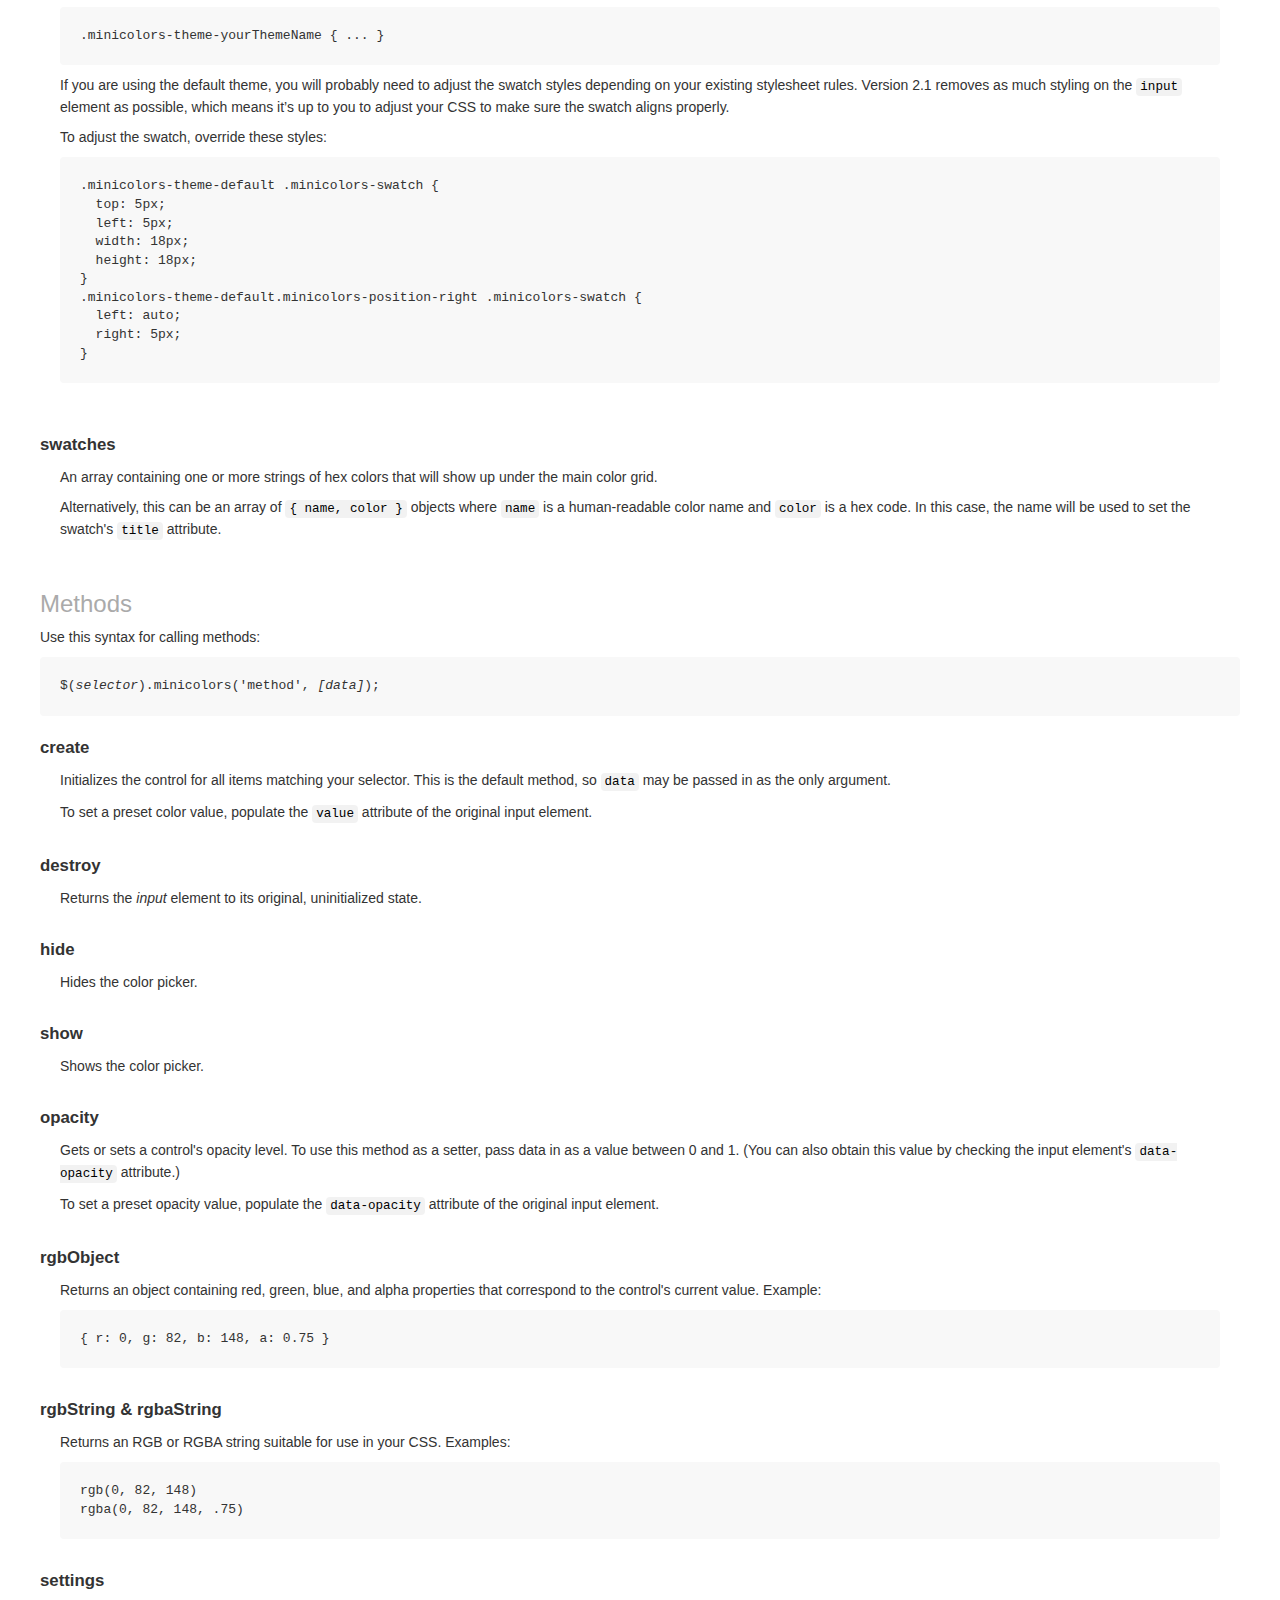
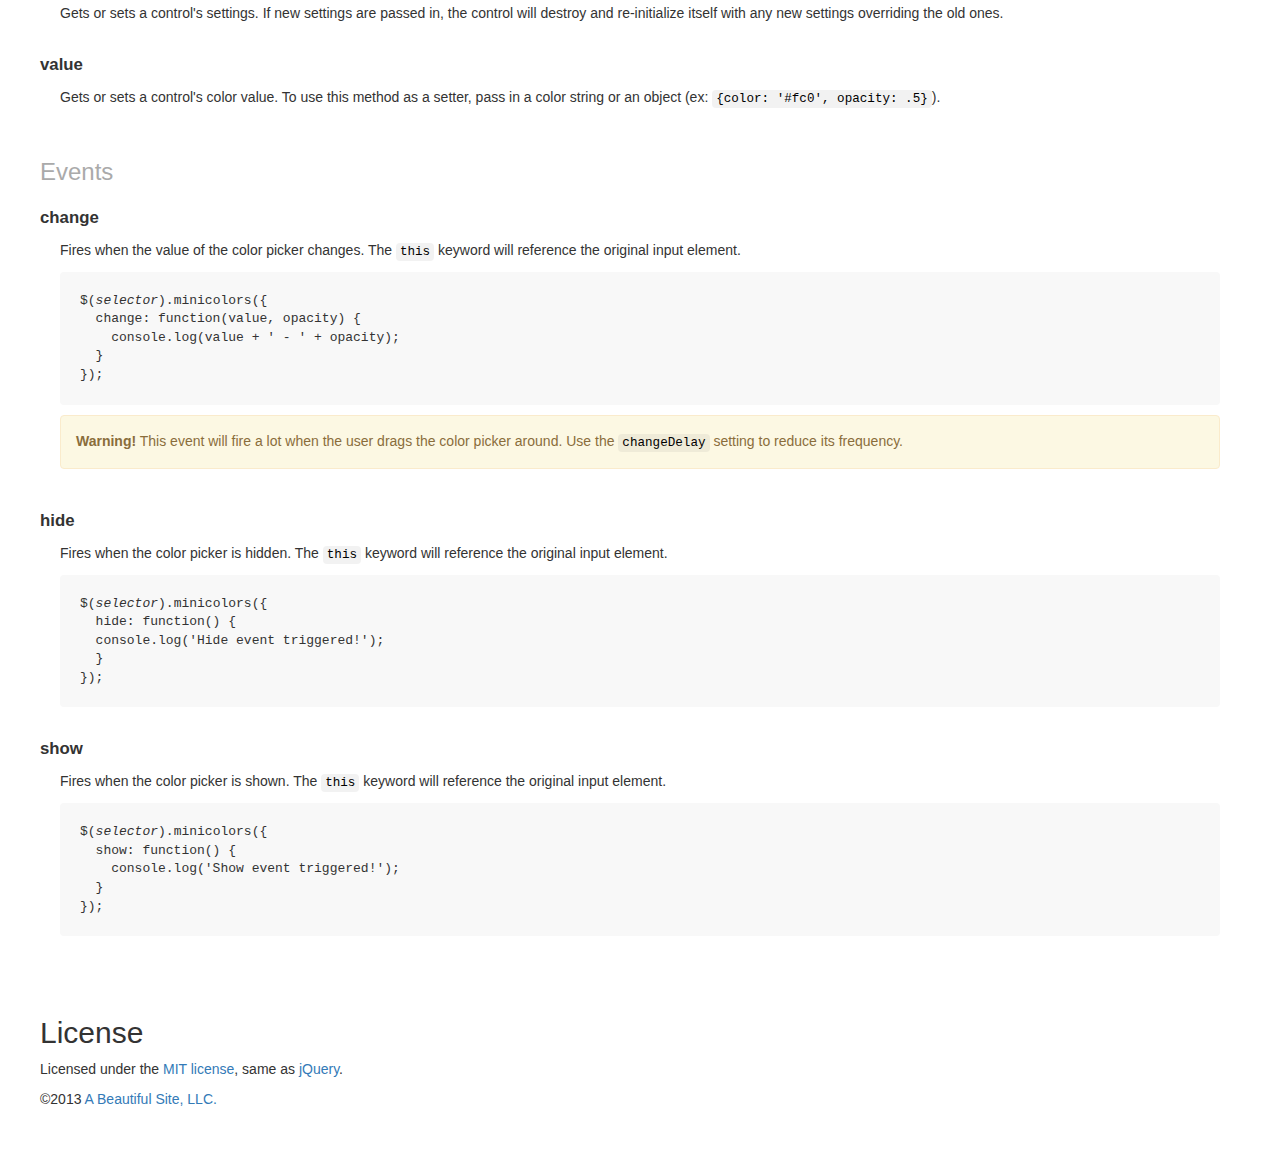
<file: docs/assets/libs/jquery-minicolors-master/index.html>
<!DOCTYPE html>
<html>
<head>
  <title>jQuery MiniColors</title>
  <meta charset="utf-8">

  <!-- jQuery -->
  <script src="https://ajax.googleapis.com/ajax/libs/jquery/1.10.2/jquery.min.js"></script>

  <!-- Bootstrap 3 -->
  <link rel="stylesheet" href="https://netdna.bootstrapcdn.com/bootstrap/3.3.1/css/bootstrap.min.css">
  <script src="https://netdna.bootstrapcdn.com/bootstrap/3.3.1/js/bootstrap.min.js"></script>

  <!-- MiniColors -->
  <script src="jquery.minicolors.js"></script>
  <link rel="stylesheet" href="jquery.minicolors.css">

  <style>
    dl {
      margin: 20px 0;
    }
    dt {
      font-size: 120%;
    }
    dd {
      padding: 10px 20px 20px 20px;
    }
    dd:last-child {
      border-bottom: none;
    }
    code {
      color: black;
      border: none;
      background: rgba(128, 128, 128, .1);
    }
    [dir=rtl] code {
      direction: ltr;
    }
    pre {
      background: #f8f8f8;
      border: none;
      color: #333;
      padding: 20px;
    }
    [dir=rtl] pre {
      direction: ltr;
    }
    h2 {
      margin-top: 50px;
    }
    h3 {
      color: #aaa;
    }
    .jumbotron {
      padding: 40px;
    }
    .jumbotron h1 {
      margin-top: 0;
    }
    .jumbotron p:last-child {
      margin-bottom: 0;
    }
  </style>

  <script>
    $(document).ready( function() {

      $('.demo').each( function() {
        //
        // Dear reader, it's actually very easy to initialize MiniColors. For example:
        //
        //  $(selector).minicolors();
        //
        // The way I've done it below is just for the demo, so don't get confused
        // by it. Also, data- attributes aren't supported at this time...they're
        // only used for this demo.
        //
        $(this).minicolors({
          control: $(this).attr('data-control') || 'hue',
          defaultValue: $(this).attr('data-defaultValue') || '',
          format: $(this).attr('data-format') || 'hex',
          keywords: $(this).attr('data-keywords') || '',
          inline: $(this).attr('data-inline') === 'true',
          letterCase: $(this).attr('data-letterCase') || 'lowercase',
          opacity: $(this).attr('data-opacity'),
          position: $(this).attr('data-position') || 'bottom',
          swatches: $(this).attr('data-swatches') ? $(this).attr('data-swatches').split('|') : [],
          change: function(value, opacity) {
            if( !value ) return;
            if( opacity ) value += ', ' + opacity;
            if( typeof console === 'object' ) {
              console.log(value);
            }
          },
          theme: 'bootstrap'
        });

      });

    });
  </script>
</head>
<body>
  <div class="row" style="margin: 40px 40px;">
    <div class="col-12">

      <!-- Intro -->
      <div id="intro" class="jumbotron">
        <h1>jQuery MiniColors</h1>
        <p class="text-muted">
          Now with Bootstrap 3 support!
        </p>
        <p>
          A project by <a href="https://www.abeautifulsite.net/">A Beautiful Site</a>,
          originally developed for <a href="https://www.surrealcms.com/">Surreal CMS</a>.
        </p>
      </div>

      <!-- Contents -->
      <h2 id="contents">Contents</h2>
      <ul>
        <li><a href="#download">Download</a></li>
        <li><a href="#demos">Demos</a></li>
        <li><a href="#api">API</a>
          <ul>
            <li><a href="#instantiation">Instantiation</a></li>
            <li><a href="#settings">Settings</a></li>
            <li><a href="#methods">Methods</a></li>
            <li><a href="#events">Events</a></li>
          </ul>
        </li>
        <li><a href="#license">License</a></li>
      </ul>

      <!-- Download -->
      <h2 id="download">Download</h2>
      <p>
        This project is on GitHub. Feel free to post bug reports, feature requests, and code
        improvements on the official project page.
      </p>
      <p>
        <a href="https://github.com/claviska/jquery-minicolors" class="btn btn-success">Download on GitHub</a>
      </p>

      <!-- Demos -->
      <h2 id="demos">Demos</h2>
      <p>
        This is the main demo page, which uses <a href="https://getbootstrap.com/">Bootstrap 3</a>,
        but this plugin works without Bootstrap as well.
      </p>
      <p>
        <a href="without-bootstrap.html" class="btn btn-primary">View Demo Without Bootstrap</a>
      </p>
      <p>
        <a class="btn btn-primary" onclick="$(body).attr('dir')=='rtl'?$(body).removeAttr('dir'):$(body).attr('dir', 'rtl')">Toggle LTR/RTL</a>
      </p>

      <!-- Control types -->
      <h3>Control Types</h3>
      <div class="well">
        <div class="row">
          <div class="col-lg-4 col-sm-4 col-12">

            <div class="form-group">
              <label for="hue-demo">Hue (default)</label>
              <input type="text" id="hue-demo" class="form-control demo" data-control="hue" value="#ff6161">
            </div>
            <div class="form-group">
              <label for="saturation-demo">Saturation</label>
              <input type="text" id="saturation-demo" class="form-control demo" data-control="saturation" value="#0088cc">
            </div>
          </div>

          <div class="col-lg-4 col-sm-4 col-12">
            <div class="form-group">
              <label for="brightness-demo">Brightness</label>
              <input type="text" id="brightness-demo" class="form-control demo" data-control="brightness" value="#00ffff">
            </div>
            <div class="form-group">
              <label for="wheel-demo">Wheel</label>
              <input type="text" id="wheel-demo" class="form-control demo" data-control="wheel" value="#ff99ee">
            </div>
          </div>
        </div>
      </div>

      <!-- Input modes -->
      <h3>Input Modes</h3>
      <div class="well">
        <div class="row">
          <div class="col-lg-4 col-sm-4 col-12">
            <div class="form-group">
              <label for="text-field">Text field</label>
              <br>
              <input type="text" id="text-field" class="form-control demo" value="#70c24a">
            </div>
            <div class="form-group">
              <label for="hidden-input">Hidden Input</label>
              <br>
              <input type="hidden" id="hidden-input" class="demo" value="#db913d">
            </div>
          </div>
          <div class="col-lg-4 col-sm-4 col-12">
            <div class="form-group">
              <label for="inline">Inline</label>
              <br>
              <input type="text" id="inline" class="form-control demo" data-inline="true" value="#4fc8db">
            </div>
          </div>
        </div>
      </div>

      <!-- Positions -->
      <h3>Positions</h3>
      <div class="well">
        <p>
          Valid positions include <code>bottom left</code>, <code>bottom right</code>, <code>top
          left</code>, and <code>top right</code>.
        </p>
        <div class="row">
          <div class="col-lg-4 col-sm-4 col-12">
            <div class="form-group">
              <label for="position-bottom-left">bottom left (default)</label>
              <input type="text" id="position-bottom-left" class="form-control demo" data-position="bottom left" value="#0088cc">
            </div>
            <div class="form-group">
              <label for="position-top-left">top left</label>
              <input type="text" id="position-top-left" class="form-control demo" data-position="top left" value="#0088cc">
            </div>
          </div>
          <div class="col-lg-4 col-sm-4 col-12">
            <div class="form-group">
              <label for="position-bottom-right">bottom right</label>
              <input type="text" id="position-bottom-right" class="form-control demo" data-position="bottom right" value="#0088cc">
            </div>
            <div class="form-group">
              <label for="position-top-right">top right</label>
              <input type="text" id="position-top-right" class="form-control demo" data-position="top right" value="#0088cc">
            </div>
          </div>
          <div class="col-lg-4 col-sm-4 col-12">
          </div>
        </div>
      </div>

      <!-- RGB(A) -->
      <h3>RGB(A)</h3>
      <div class="well">
        <div class="row">
          <div class="col-lg-4 col-sm-4 col-12">
            <div class="form-group">
              <label for="rgb">RGB</label>
              <br>
              <input type="text" id="rgb" class="form-control demo" data-format="rgb" value="rgb(33, 147, 58)">
              <span class="help-block">
                RGB input can be assigned by setting the <code>format</code> option
                to <code>rgb</code>.
              </span>
            </div>
          </div>
          <div class="col-lg-4 col-sm-4 col-12">
            <div class="form-group">
              <label for="rgba">RGBA</label>
              <br>
              <input type="text" id="rgba" class="form-control demo" data-format="rgb" data-opacity=".5" value="rgba(52, 64, 158, 0.5)">
              <span class="help-block">
                RGBA input can be assigned by setting the <code>format</code>
                option to <code>rgb</code> and <code>opacity</code> option to
                <code>true</code>.
              </span>
            </div>
          </div>
        </div>
      </div>

      <!-- and more -->
      <h3>&hellip;and more!</h3>
      <div class="well">
        <div class="row">
          <div class="col-lg-4 col-sm-4 col-12">
            <div class="form-group">
              <label for="opacity">Opacity</label>
              <br>
              <input type="text" id="opacity" class="form-control demo" data-opacity=".5" value="#766fa8">
              <span class="help-block">
                Opacity can be assigned by including the <code>data-opacity</code>
                attribute or by setting the <code>opacity</code> option to
                <code>true</code>.
              </span>
            </div>
          </div>
          <div class="col-lg-4 col-sm-4 col-12">
            <div class="form-group">
              <label for="keywords">Keywords</label>
              <br>
              <input type="text" id="keywords" class="form-control demo" data-keywords="transparent, initial, inherit" value="transparent">
              <span class="help-block">
                CSS-wide keywords can be assigned by setting the <code>keywords</code>
                option to a comma-separated list of valid keywords: <code>transparent,
                initial, inherit</code>.
              </span>
            </div>
          </div>
        </div>
        <div class="row">
          <div class="col-lg-4 col-sm-4 col-12">
            <div class="form-group">
              <label for="default-value">Default Value</label>
              <br>
              <input type="text" id="default-value" class="form-control demo" data-defaultValue="#ff6600">
              <span class="help-block">
                This field has a default value assigned to it, so it will never be empty.
              </span>
            </div>
          </div>
          <div class="col-lg-4 col-sm-4 col-12">
            <div class="form-group">
              <label for="letter-case">Letter Case</label>
              <br>
              <input type="text" id="letter-case" class="form-control demo" data-letterCase="uppercase" value="#abcdef">
              <span class="help-block">
                This field will always be uppercase.
              </span>
            </div>
          </div>
        </div>
        <div class="row">
          <div class="col-lg-4 col-sm-4 col-12">
            <div class="form-group">
              <label for="input-group">Input Groups</label>
              <div class="input-group">
                <input type="text" id="input-group" class="form-control demo" value="#ff0000"/>
                <span class="input-group-btn">
                  <button class="btn btn-default" type="button">Button</button>
                </span>
              </div>
              <span class="help-block">
                Example using Bootstrap's input groups.
              </span>
            </div>
          </div>
          <div class="col-lg-4 col-sm-4 col-12">
            <div class="form-group">
              <label for="more-input-group">More Input Groups</label>
              <div class="input-group">
                <span class="input-group-addon">Color</span>
                <input type="text" id="more-input-group" class="form-control demo" value="#ff0000"/>
                <span class="input-group-btn">
                  <button class="btn btn-default" type="button">Button</button>
                </span>
              </div>
              <span class="help-block">
                Input group example with addon.
              </span>
            </div>
          </div>
        </div>
        <div class="row">
          <div class="col-lg-4 col-sm-4 col-12">
            <div class="form-group">
              <label for="letter-case">Swatches</label>
              <br>
              <input type="text" id="swatches" class="form-control demo" data-swatches="#ef9a9a|#90caf9|#a5d6a7|#fff59d|#ffcc80|#bcaaa4|#eeeeee|#f44336|#2196f3|#4caf50|#ffeb3b|#ff9800|#795548|#9e9e9e" value="#abcdef">
              <span class="help-block">
                Example with swatches.
              </span>
            </div>
          </div>
          <div class="col-lg-4 col-sm-4 col-12">
            <div class="form-group">
              <label for="letter-case">Swatches and opacity</label>
              <br>
              <input type="text" id="swatches" class="form-control demo" data-format="rgb" data-opacity="1" data-swatches="#fff|#000|#f00|#0f0|#00f|#ff0|rgba(0,0,255,0.5)"  value="rgba(14, 206, 235, .5)">
              <span class="help-block">
                Example with swatches and opacity.
              </span>
            </div>
          </div>
        </div>
      </div>

      <!-- API -->
      <h2 id="api">API</h2>

      <!-- Instantiation -->
      <h3 id="instantiation">Instantiation</h3>
      <p>
        Instantiate like any other jQuery plugin:
      </p>
      <pre>$('INPUT.minicolors').minicolors(settings);</pre>

      <!-- Settings -->
      <h3 id="settings">Settings</h3>

      <p>
        Default settings are as follows:
      </p>
<pre>
$.minicolors = {
  defaults: {
    animationSpeed: 50,
    animationEasing: 'swing',
    change: null,
    changeDelay: 0,
    control: 'hue',
    defaultValue: '',
    format: 'hex',
    hide: null,
    hideSpeed: 100,
    inline: false,
    keywords: '',
    letterCase: 'lowercase',
    opacity: false,
    position: 'bottom left',
    show: null,
    showSpeed: 100,
    theme: 'default',
    swatches: []
  }
};
</pre>
      <p>
        For convenience, you can change default settings globally by assigning new values:
      </p>
<pre>
$.minicolors.defaults.changeDelay = 200;
</pre>
      <p>
        To change multiple properties at once, use <code>$.extend()</code>:
      </p>
<pre>
$.minicolors.defaults = $.extend($.minicolors.defaults, {
  changeDelay: 200,
  letterCase: 'uppercase',
  theme: 'bootstrap'
});
</pre>
      <p class="alert alert-warning">
        <strong>Note:</strong> Changing default settings will <em>not</em> affect controls that
        are already initialized.
      </p>

      <dl>
        <dt>animationSpeed</dt>
        <dd>
          <p>
            The animation speed of the sliders when the user taps or clicks a new color. Set to
            <code>0</code> for no animation.
          </p>
        </dd>

        <dt>animationEasing</dt>
        <dd>
          <p>
            The easing to use when animating the sliders.
          </p>
        </dd>

        <dt>changeDelay</dt>
        <dd>
          <p>
            The time, in milliseconds, to defer the <code>change</code> event from firing while
            the user makes a selection. This is useful for preventing the <code>change</code> event
            from firing frequently as the user drags the color picker around.
          </p>
          <p>
            The default value is <code>0</code> (no delay). If your <code>change</code> callback
            features something resource-intensive (such as an AJAX request), you’ll probably want
            to set this to at least <code>200</code>.
          </p>
        </dd>

        <dt>control</dt>
        <dd>
          <p>
            Determines the type of control. Valid options are <code>hue</code>, <code>brightness</code>,
            <code>saturation</code>, and <code>wheel</code>.
          </p>
        </dd>

        <dt>defaultValue</dt>
        <dd>
          <p>
            To force a default color, set this to a valid hex string. When the user clears the
            control, it will revert to this color.
          </p>
        </dd>

        <dt>format</dt>
        <dd>
          <p>
            The format miniColors should use. Valid options are <code>hex</code> and
            <code>rgb</code>.
          </p>
        </dd>

        <dt>hideSpeed &amp; showSpeed</dt>
        <dd>
          <p>
            The speed at which to hide and show the color picker.
          </p>
        </dd>

        <dt>inline</dt>
        <dd>
          <p>
            Set to <code>true</code> to force the color picker to appear inline.
          </p>
        </dd>

        <dt>keywords</dt>
        <dd>
          <p>
            A comma-separated list of keywords that the control should accept (e.g. inherit,
            transparent, initial). By default, no keywords are allowed.
          </p>
        </dd>

        <dt>letterCase</dt>
        <dd>
          <p>
            Determines the letter case of the hex code value. Valid options are <code>uppercase</code>
            or <code>lowercase</code>.
          </p>
        </dd>

        <dt>opacity</dt>
        <dd>
          <p>
            Set to <code>true</code> to enable the opacity slider. (Use the input element's
            <code>data-opacity</code> attribute to set a preset value.)
          </p>
        </dd>

        <dt>position</dt>
        <dd>
          <p>
            Sets the position of the dropdown. Valid options are <code>bottom left</code>,
            <code>bottom right</code>, <code>top left</code>, and <code>top right</code>.
          </p>
          <p class="alert alert-warning">
            The <code>swatchPosition</code> setting has been removed in version 2.1. The position
            of the swatch is now determined by <code>position</code>.
          </p>
        </dd>

        <dt>theme</dt>
        <dd>
          <p>
            A string containing the name of the custom theme to be applied. In your CSS, prefix
            your selectors like this:
          </p>
<pre>
.minicolors-theme-yourThemeName { ... }
</pre>
          <p>
            If you are using the default theme, you will probably need to adjust the swatch
            styles depending on your existing stylesheet rules. Version 2.1 removes as much
            styling on the <code>input</code> element as possible, which means it’s up to
            you to adjust your CSS to make sure the swatch aligns properly.
          </p>
          <p>
            To adjust the swatch, override these styles:
          </p>
<pre>
.minicolors-theme-default .minicolors-swatch {
  top: 5px;
  left: 5px;
  width: 18px;
  height: 18px;
}
.minicolors-theme-default.minicolors-position-right .minicolors-swatch {
  left: auto;
  right: 5px;
}
</pre>
          </div>
        </dd>

        <dt>swatches</dt>
        <dd>
          <p>
            An array containing one or more strings of hex colors that will show up under the main
            color grid.
          </p>
          <p>
            Alternatively, this can be an array of <code>{ name, color }</code> objects where
            <code>name</code> is a human-readable color name and <code>color</code> is a hex code.
            In this case, the name will be used to set the swatch's <code>title</code> attribute.
          </p>
        </dd>
      </dl>

      <!-- Methods -->
      <h3 id="methods">Methods</h3>
      <p>Use this syntax for calling methods:</p>
      <pre>$(<em>selector</em>).minicolors('method', <em>[data]</em>);</pre>
      <dl>
        <dt>create</dt>
        <dd>
          <p>
            Initializes the control for all items matching your selector. This is the default
            method, so <code>data</code> may be passed in as the only argument.
          </p>
          <p>
            To set a preset color value, populate the <code>value</code> attribute of the original
            input element.
          </p>
        </dd>

        <dt>destroy</dt>
        <dd>
          <p>
            Returns the <em>input</em> element to its original, uninitialized state.
          </p>
        </dd>

        <dt>hide</dt>
        <dd>
          <p>
            Hides the color picker.
          </p>
        </dd>

        <dt>show</dt>
        <dd>
          <p>
            Shows the color picker.
          </p>
        </dd>

        <dt>opacity</dt>
        <dd>
          <p>
            Gets or sets a control's opacity level. To use this method as a setter, pass data in
            as a value between 0 and 1. (You can also obtain this value by checking the input
            element's <code>data-opacity</code> attribute.)
          </p>
          <p>
            To set a preset opacity value, populate the <code>data-opacity</code> attribute of the
            original input element.
          </p>
        </dd>

        <dt>rgbObject</dt>
        <dd>
          <p>
            Returns an object containing red, green, blue, and alpha properties that correspond to
            the control's current value. Example:
          </p>
          <pre>{ r: 0, g: 82, b: 148, a: 0.75 }</pre>
        </dd>

        <dt>rgbString &amp; rgbaString</dt>
        <dd>
          <p>
            Returns an RGB or RGBA string suitable for use in your CSS. Examples:
          </p>
<pre>
rgb(0, 82, 148)
rgba(0, 82, 148, .75)
</pre>
        </dd>

        <dt>settings</dt>
        <dd>
          <p>
            Gets or sets a control's settings. If new settings are passed in, the control will
            destroy and re-initialize itself with any new settings overriding the old ones.
          </p>
        </dd>

        <dt>value</dt>
        <dd>
          <p>
            Gets or sets a control's color value. To use this method as a setter, pass
            in a color string or an object (ex: <code>{color: '#fc0', opacity: .5}</code>).
          </p>
        </dd>
      </dl>

      <!-- Events -->
      <h3 id="events">Events</h3>
      <dl>
        <dt>change</dt>
        <dd>
          <p>Fires when the value of the color picker changes. The <code>this</code> keyword will reference the original input element.
<pre>
$(<em>selector</em>).minicolors({
  change: function(value, opacity) {
    console.log(value + ' - ' + opacity);
  }
});
</pre>
          <p class="alert alert-warning">
            <strong>Warning!</strong> This event will fire a lot when the user drags the
            color picker around. Use the <code>changeDelay</code> setting to reduce its
            frequency.
          </p>
        </dd>

        <dt>hide</dt>
        <dd>
          <p>
            Fires when the color picker is hidden. The <code>this</code> keyword will reference
            the original input element.
          </p>
<pre>
$(<em>selector</em>).minicolors({
  hide: function() {
  console.log('Hide event triggered!');
  }
});
</pre>
        </dd>

        <dt>show</dt>
        <dd>
          <p>
            Fires when the color picker is shown. The <code>this</code> keyword will reference
            the original input element.
          </p>
<pre>
$(<em>selector</em>).minicolors({
  show: function() {
    console.log('Show event triggered!');
  }
});
</pre>
        </dd>
      </dl>

      <h2 id="license">License</h2>
      <p>
        Licensed under the <a href="https://opensource.org/licenses/MIT">MIT license</a>,
        same as <a href="https://jquery.org/license/">jQuery</a>.
      </p>
      <p>
        &copy;2013 <a href="https://www.abeautifulsite.net/">A Beautiful Site, LLC.</a>
      </p>
    </div>
  </div>
</body>
</html>
</file>
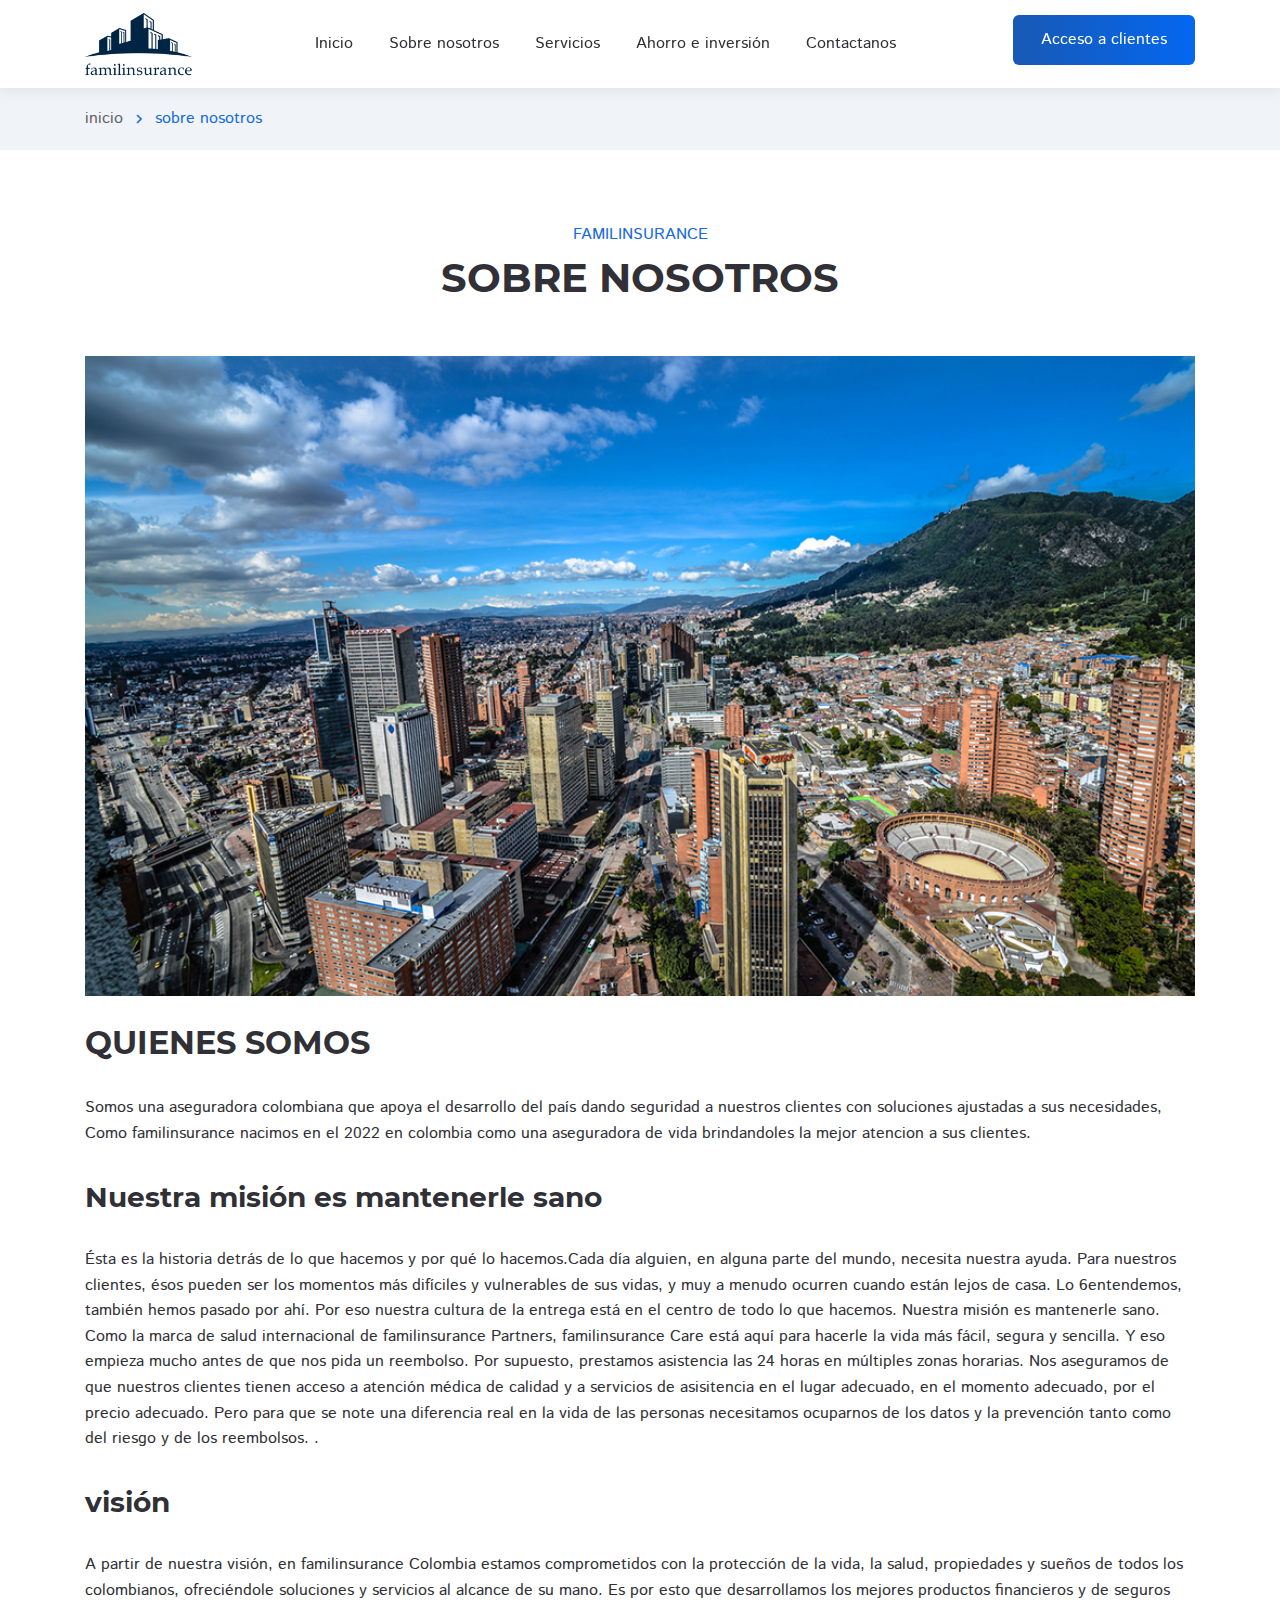
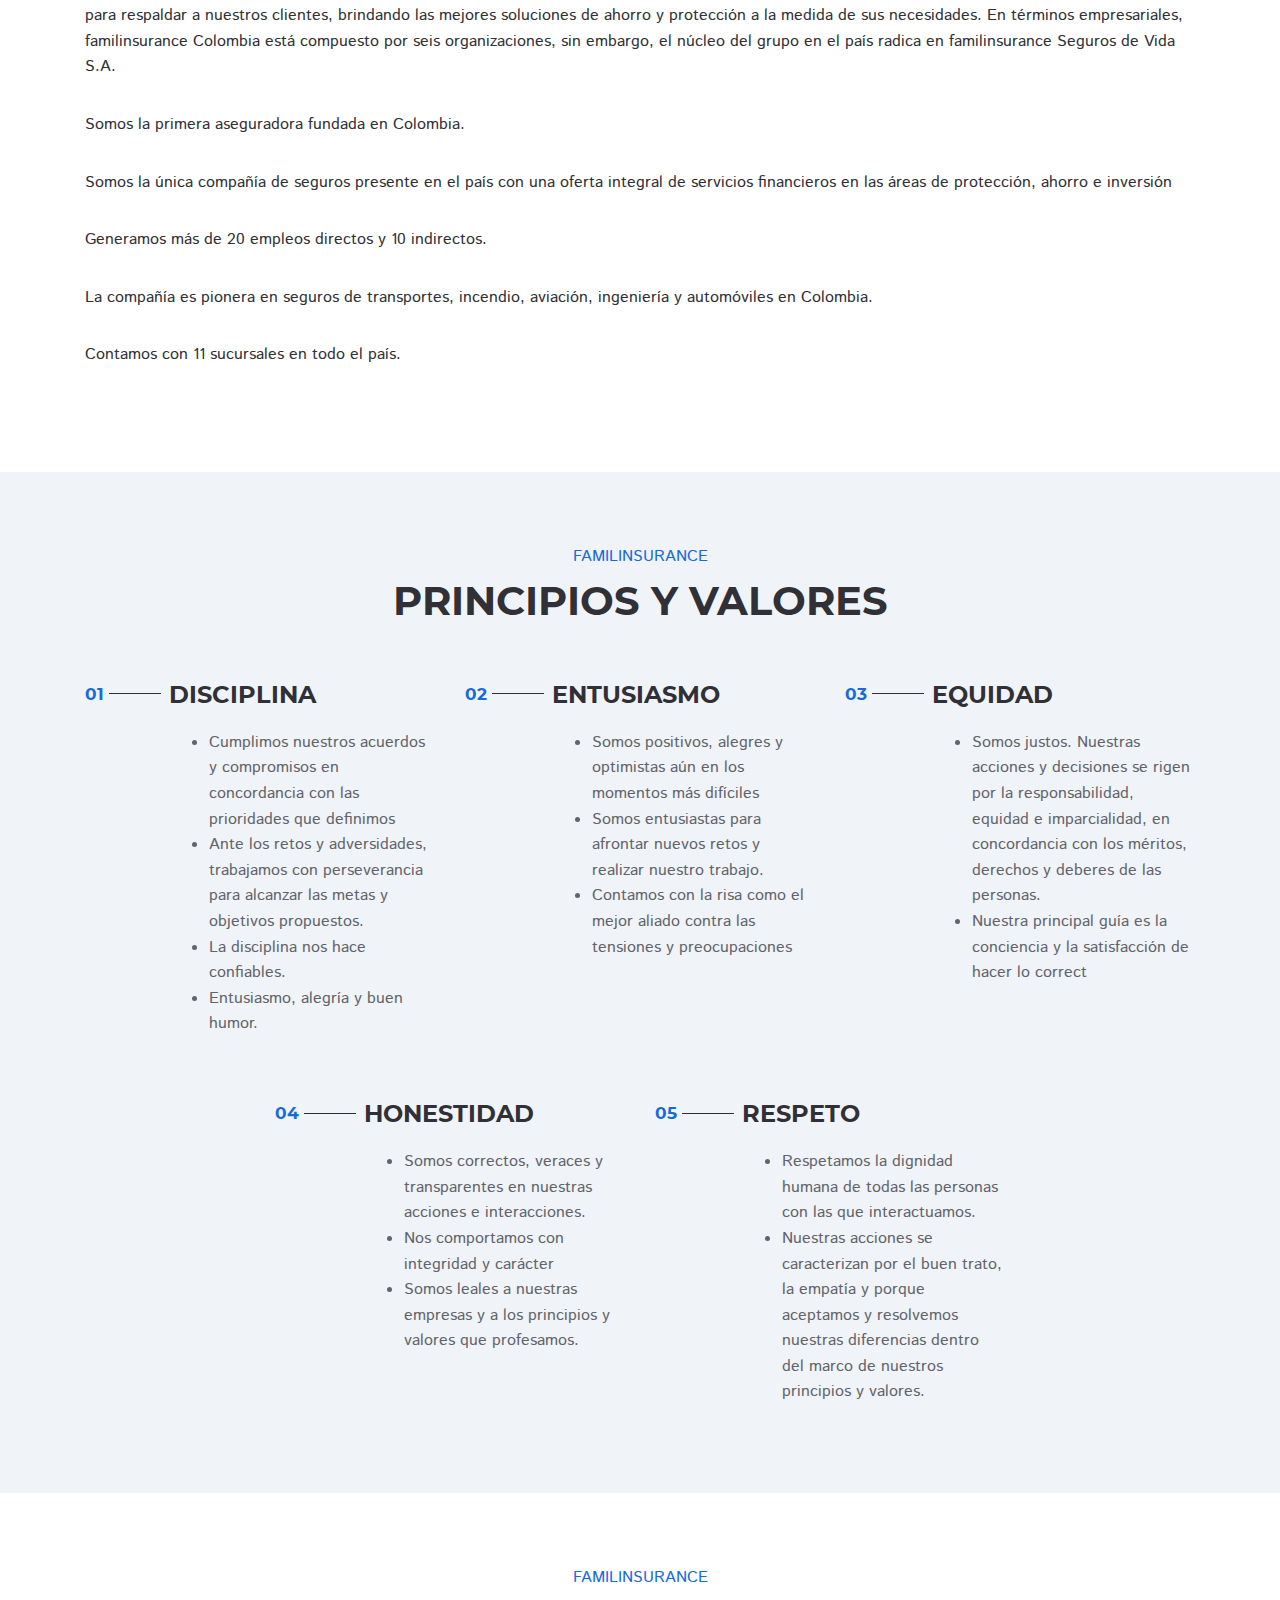
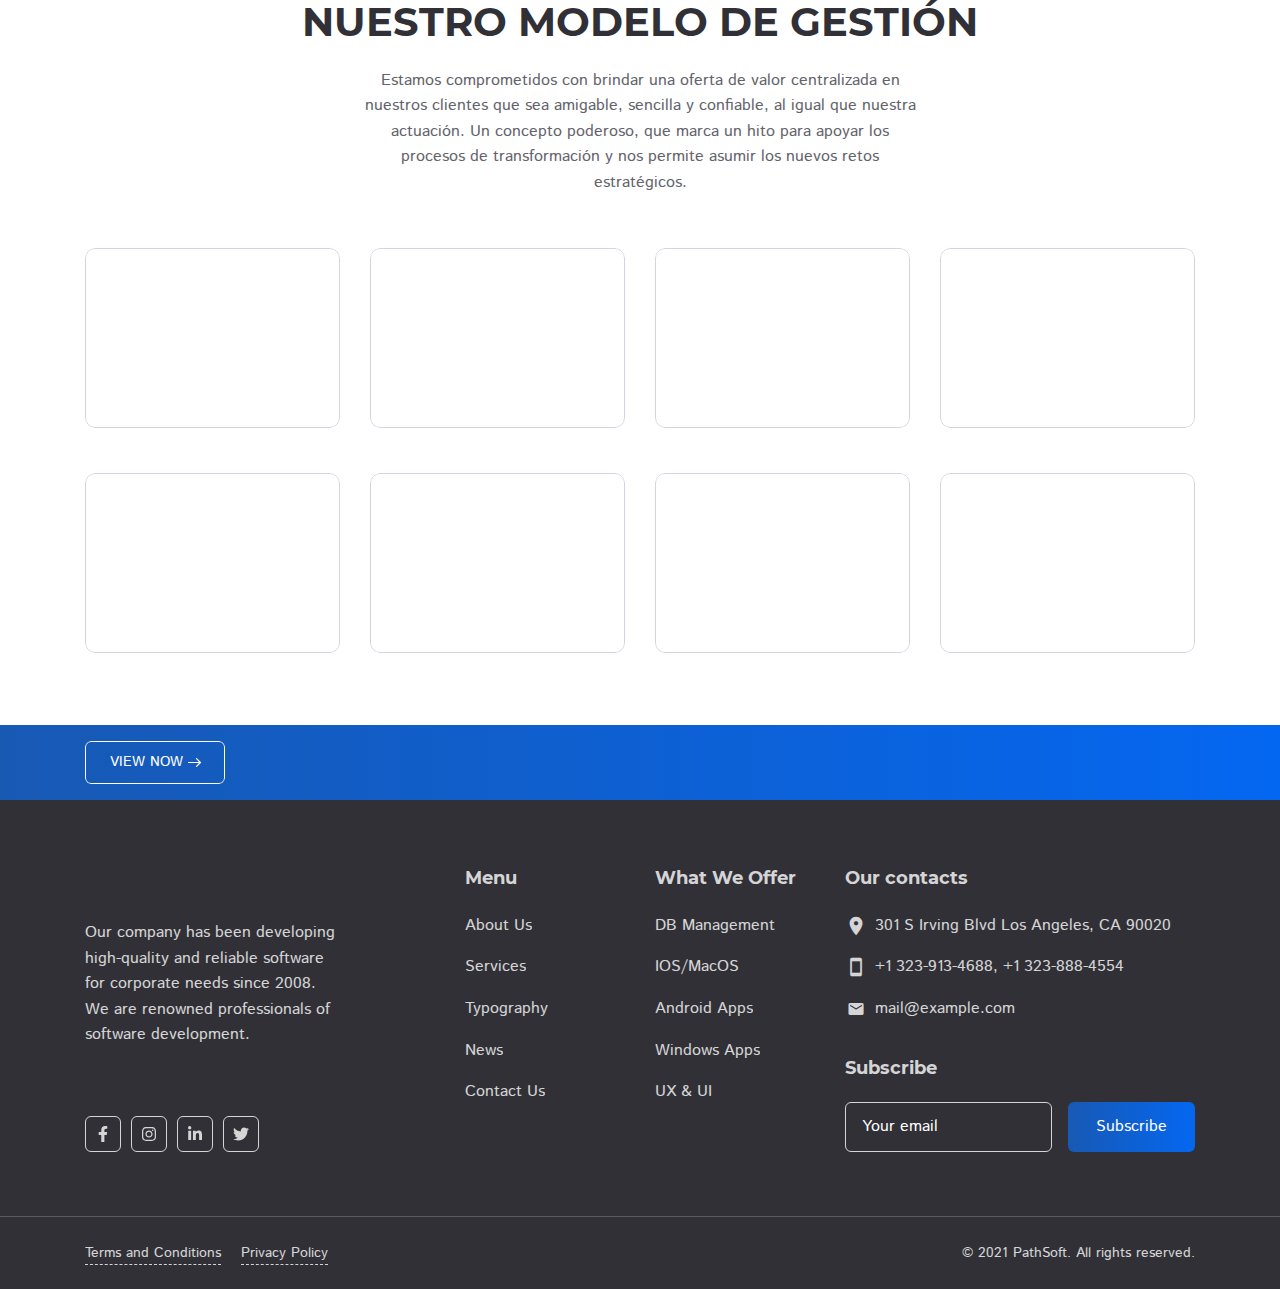
<file: docs/about-us.html>
<!DOCTYPE html><html lang="en">

<head>

    <meta charset="utf-8">


    <meta name="description" content="Description">
    <meta http-equiv="X-UA-Compatible" content="IE=edge">
    <meta name="viewport" content="width=device-width, initial-scale=1, maximum-scale=2">
        
    <link rel="icon" href="assets/img/favicon/favicon.ico" type="image/x-icon"> 

    <link rel="stylesheet" href="assets/css/libs.css">
<link rel="stylesheet" href="assets/css/style.css">
    <link rel="preload" href="assets/fonts/istok-web-v15-latin/istok-web-v15-latin-regular.woff2" as="font" type="font/woff2" crossorigin>
<link rel="preload" href="assets/fonts/istok-web-v15-latin/istok-web-v15-latin-700.woff2" as="font" type="font/woff2" crossorigin>
<link rel="preload" href="assets/fonts/montserrat-v15-latin/montserrat-v15-latin-700.woff2" as="font" type="font/woff2" crossorigin>
<link rel="preload" href="assets/fonts/montserrat-v15-latin/montserrat-v15-latin-600.woff2" as="font" type="font/woff2" crossorigin>

<link rel="preload" href="assets/fonts/material-icons/material-icons.woff2" as="font" type="font/woff2" crossorigin>
<link rel="preload" href="assets/fonts/material-icons/material-icons-outlined.woff2" as="font" type="font/woff2" crossorigin>

</head>

<body>
    
    </nav><!-- End header top -->
    <!-- Begin header fixed -->
    <nav class="header-fixed">
        <div class="container">
            <div class="row flex-nowrap align-items-center justify-content-between">
                <div class="col-auto d-block d-lg-none header-fixed-col">
                    <div class="main-mnu-btn">
                        <span class="bar bar-1"></span>
                        <span class="bar bar-2"></span>
                        <span class="bar bar-3"></span>
                        <span class="bar bar-4"></span>
                    </div>
                </div>
                <div class="col-auto header-fixed-col">
                    <!-- Begin logo -->
                    <a href="/" class="logo" title="PathSoft">
                        <img src="assets/img/logo.PNG" width="100" height="300" alt="PathSoft">
                    </a><!-- End logo -->
                </div>
                <div class="col-auto header-fixed-col d-none d-lg-block col-static">
                    <!-- Begin main menu -->
<nav class="main-mnu">
    <ul class="main-mnu-list">
        <li><a href="index.html" data-title="Inicio"><span>Inicio</span></a></li>
        <li><a href="about-us.html" data-title="Sobre nosotros"><span>Sobre nosotros</span></a></li>
        <li><a href="services.html" data-title="Servicios"><span>Servicios</span></a></li>
        <li><a href="typography.html" data-title="Ahorro e inversión"><span>Ahorro e inversión</span></a></li>
        <li><a href="tabs-and-accordions.html" data-title="Contactanos"><span>Contactanos</span></a></li>
    </ul>
                        </nav><!-- End main menu -->
                        </div>
                        <div class="col-auto header-fixed-col col-static">
                            <!-- Begin header actions -->
                            <nav class="main-mnu">
                                <ul class="">
                                    <li><a href="index.html" class="btn btn-primary btn-lg active"  aria-pressed="true" role="button" data-title="Acceso clientes"><span>Acceso a clientes</span></a></li>
                                </ul>
                            </nav>
                                </li><!-- End header languarge -->
                        </div>
                        </li><!-- End header languarge -->
                        <!-- Begin header navbar -->
                        <li class="d-block d-lg-none">
                            <div class="header-navbar">
                                <div class="header-navbar-btn">
                                    <i class="material-icons md-24">more_vert</i>
                                </div>
                                <ul class="header-navbar-content">
                                    <li>
                                        <a href="mailto:mail@example.com">
                                            <i class="material-icons md-20">mail_outline</i>
                                            <span>mail@example.com</span>
                                        </a>
                                    </li>
                                    <li>
                                        <a href="mailto:mail@example.com" class="formingHrefTel">
                                            <i class="material-icons md-20">support_agent</i>
                                            <span>1-888-777-1234</span>
                                        </a>
                                    </li>
                                    <li>
                                        <!-- Begin social links -->
                                        <ul class="social-links">
                                            <li>
                                                <a href="#!" title="Facebook">
                                                    <svg viewBox="0 0 320 512"><use xlink:href="assets/img/sprite.svg#facebook-icon"></use></svg>
                                                </a>
                                            </li>
                                            <li>
                                                <a href="#!" title="Instagram">
                                                    <svg viewBox="0 0 448 512"><use xlink:href="assets/img/sprite.svg#instagram-icon"></use></svg>
                                                </a>
                                            </li>
                                            <li>
                                                <a href="#!" title="LinkedIn">
                                                    <svg viewBox="0 0 448 512"><use xlink:href="assets/img/sprite.svg#linkedin-icon"></use></svg>
                                                </a>
                                            </li>
                                            <li>
                                                <a href="#!" title="Twitter">
                                                    <svg viewBox="0 0 512 512"><use xlink:href="assets/img/sprite.svg#twitter-icon"></use></svg>
                                                </a>
                                            </li>
                                        </ul><!-- End social links -->
                                    </li>
                                </ul>
                            </div>
                        </li><!-- End header navbar -->
                    </ul><!-- End header actions -->
                </div>
            </div>
        </div>
    </nav><!-- End header fixed -->
</header><!-- End header -->

			<!-- Begin bread crumbs -->
			<nav class="bread-crumbs">
				<div class="container">
					<div class="row">
						<div class="col-12">
							<ul class="bread-crumbs-list">
								<li>
									<a href="index.html">inicio</a>
									<i class="material-icons md-18">chevron_right</i>
								</li>
								<li><a href="#!">sobre nosotros </a></li>
							</ul>
						</div>
					</div>
				</div>
			</nav><!-- End bread crumbs -->


        


			<div class="section">
				<div class="container">
					<div class="row">
						<div class="col-12">
							<div class="section-heading heading-center">
								<div class="section-subheading">familinsurance</div>
								<h1>SOBRE NOSOTROS</h1>
							</div>
                        
                                <div class="intro-item" style="background-image: url(assets/img/colombia.jpeg );" ></div>
                
							      <br>
								<h2>QUIENES SOMOS</h2>
								<p>Somos una aseguradora colombiana que apoya el desarrollo del país dando seguridad a nuestros clientes con soluciones ajustadas a sus necesidades,
                                Como familinsurance nacimos en el 2022 en colombia  como una aseguradora de vida  brindandoles la mejor atencion  a sus clientes.</p>
								<h3>Nuestra misión es mantenerle sano</h3>
								<p>Ésta es la historia detrás de lo que hacemos y por qué lo hacemos.Cada día alguien, en alguna parte del mundo, necesita nuestra ayuda. Para nuestros clientes, ésos pueden ser los momentos más difíciles y vulnerables de sus vidas, y muy a menudo ocurren cuando están lejos de casa.
                                    Lo 6entendemos, también hemos pasado por ahí. Por eso nuestra cultura de la entrega está en el centro de todo lo que hacemos. Nuestra misión es mantenerle sano.  Como la marca de salud internacional de familinsurance Partners, familinsurance Care está aquí para hacerle la vida más fácil, segura y sencilla. Y eso empieza mucho antes de que nos pida un reembolso.
                                    Por supuesto, prestamos asistencia las 24 horas en múltiples zonas horarias. Nos aseguramos de que nuestros clientes tienen acceso a atención médica de calidad y a servicios de asisitencia en el lugar adecuado, en el momento adecuado, por el precio adecuado. Pero para que se note una diferencia real en la vida de las personas necesitamos ocuparnos de los datos y la prevención tanto como del riesgo y de los reembolsos.
                                    
                                    .</p>
								
                            <h3>visión </h3>
								<p>A partir de nuestra visión, en familinsurance Colombia estamos comprometidos con la protección de la vida, la salud, propiedades y sueños de todos los colombianos, ofreciéndole soluciones y servicios al alcance de su mano.
                                    Es por esto que desarrollamos los mejores productos financieros y de seguros para respaldar a nuestros clientes, brindando las mejores soluciones de ahorro y protección a la medida de sus necesidades.

                                    En términos empresariales, familinsurance Colombia está compuesto por seis organizaciones, sin embargo, el núcleo del grupo en el país radica en familinsurance Seguros de Vida S.A.
								<p>Somos la primera aseguradora fundada en Colombia.</p>
                                <p>Somos la única compañía de seguros presente en el país con una oferta integral de servicios financieros en las áreas de protección, ahorro e inversión</p>
                                <p>  Generamos más de 20 empleos directos y 10 indirectos.</p>
                                <p> La compañía es pionera en seguros de transportes, incendio, aviación, ingeniería y automóviles en Colombia.</p>
                                <p>  Contamos con 11 sucursales en todo el país.</p>
							</div>
						</div>
					</div>
				</div>
			</div>

			<!-- Begin advantages -->
<section class="section section-bgc">
    <div class="container">
        <div class="row items justify-content-center">
            <div class="col-12">
                <div class="section-heading heading-center">
                    <div class="section-subheading">familinsurance</div>
                    <h2>PRINCIPIOS Y VALORES</h2>
                </div> 
            </div>
            <div class="col-lg-4 col-md-6 col-12 item">
                <div class="ini">
                    <div class="ini-count">01</div>
                    <div class="ini-info">
                        <h3 class="ini-heading item-heading-large">DISCIPLINA</h3>
                        <div class="ini-desc">
                            
                            <Ul>
                            <li> Cumplimos nuestros acuerdos y compromisos en concordancia con las prioridades que definimos</li>
                            <li>Ante los retos y adversidades, trabajamos con perseverancia para alcanzar las metas y objetivos propuestos.</li>
                            <li> La disciplina nos hace confiables.</li>
                            <li>Entusiasmo, alegría y buen humor.</li>
                        </Ul>
                        </div>
                    </div>
                </div>
            </div>
            <div class="col-lg-4 col-md-6 col-12 item">
                <div class="ini">
                    <div class="ini-count">02</div>
                    <div class="ini-info">
                        <h3 class="ini-heading item-heading-large">ENTUSIASMO</h3>
                        <div class="ini-desc">
                            <ul>
                            <li>Somos positivos, alegres y optimistas aún en los momentos más difíciles</li>
                            <li>Somos entusiastas para afrontar nuevos retos y realizar nuestro trabajo.</li>
                            <li>Contamos con la risa como el mejor aliado contra las tensiones y preocupaciones</li>
                                </ul>
                        </div>
                    </div>
                </div>
            </div>
            <div class="col-lg-4 col-md-6 col-12 item">
                <div class="ini">
                    <div class="ini-count">03</div>
                    <div class="ini-info">
                        <h3 class="ini-heading item-heading-large">EQUIDAD</h3>
                        <div class="ini-desc">
                            <ul>
                            <li>Somos justos. Nuestras acciones y decisiones se rigen por la responsabilidad, equidad e imparcialidad, en concordancia con los méritos, derechos y deberes de las personas.</li>
                            <li>Nuestra principal guía es la conciencia y la satisfacción de hacer lo correct</li>
                        </ul>
                        </div>
                    </div>
                </div>
            </div>
           
            <div class="col-lg-4 col-md-6 col-12 item">
                <div class="ini">
                    <div class="ini-count">04</div>
                    <div class="ini-info">
                        <h3 class="ini-heading item-heading-large">HONESTIDAD</h3>
                        <div class="ini-desc">
                            <ul>
                                <li>Somos correctos, veraces y transparentes en nuestras acciones e interacciones.</li>
                                <li>Nos comportamos con integridad y carácter</li>
                                <li>Somos leales a nuestras empresas y a los principios y valores que profesamos.</li>

                            </ul>
                      
                            </div>
                    </div>
                </div>
            </div>
            <body>
            <div class="col-lg-4 col-md-6 col-12 item">
                <div class="ini">
                    <div class="ini-count">05</div>
                    <div class="ini-info">
                        
 <h3 class="ini-heading item-heading-large">RESPETO </h3>
                        <div class="ini-desc">
                            <ul>
                            <li>Respetamos la dignidad humana de todas las personas con las que interactuamos.</li>
                            <li>Nuestras acciones se caracterizan por el buen trato, la empatía y porque aceptamos y resolvemos nuestras diferencias dentro del marco de nuestros principios y valores.</li>
                        </ul>
                
                        </div>
                    </div>
                </div>
            </div>
        </body>
            
                    </div>
                </div>
            </div>
        </div>
    </div>
</section><!-- End advantages -->

			<!-- Begin our customers -->
<section class="section">
    <div class="container">
        <div class="row items">
            <div class="col-12">
                <div class="section-heading heading-center">
                    <div class="section-subheading">familinsurance</div>
                    <h2>NUESTRO MODELO DE GESTIÓN</h2>
                    <p class="section-desc">Estamos comprometidos con brindar una oferta de valor centralizada en nuestros clientes que sea amigable, sencilla y confiable, al igual que nuestra actuación.

                        Un concepto poderoso, que marca un hito para apoyar los procesos de transformación y nos permite asumir los nuevos retos estratégicos.</p>
                </div> 
            </div>
            <div class="col-lg-3 col-md-4 col-sm-4 col-6 item">
                <!-- Begin brands item -->
                <div class="brands-item item-style">
                    <img data-src="assets/img/datos_aSaber.PNG" class="lazy" src="[data-uri]" alt="">
                </div><!-- End brands item -->
            </div>
            <div class="col-lg-3 col-md-4 col-sm-4 col-6 item">
                <!-- Begin brands item -->
                <div class="brands-item item-style">
                    <img data-src="assets/img/familia.jpg" class="lazy" src="[data-uri]" alt="">
                </div><!-- End brands item -->
            </div>
            <div class="col-lg-3 col-md-4 col-sm-4 col-6 item">
                <!-- Begin brands item -->
                <div class="brands-item item-style">
                    <img data-src="assets/img/salud.jpg" class="lazy" src="[data-uri]" alt="">
                </div><!-- End brands item -->
            </div>
            <div class="col-lg-3 col-md-4 col-sm-4 col-6 item">
                <!-- Begin brands item -->
                <div class="brands-item item-style">
                    <img data-src="assets/img/manos.jpg" class="lazy" src="[data-uri]" alt="">
                </div><!-- End brands item -->
            </div>
            <div class="col-lg-3 col-md-4 col-sm-4 col-6 item">
                <!-- Begin brands item -->
                <div class="brands-item item-style">
                    <img data-src="assets/img/brands/lightai.png" class="lazy" src="[data-uri]" alt="">
                </div><!-- End brands item -->
            </div>
            <div class="col-lg-3 col-md-4 col-sm-4 col-6 item">
                <!-- Begin brands item -->
                <div class="brands-item item-style">
                    <img data-src="assets/img/brands/nirastate.png" class="lazy" src="[data-uri]" alt="">
                </div><!-- End brands item -->
            </div>
            <div class="col-lg-3 col-md-4 col-sm-4 col-6 item">
                <!-- Begin brands item -->
                <div class="brands-item item-style">
                    <img data-src="assets/img/brands/treva.png" class="lazy" src="[data-uri]" alt="">
                </div><!-- End brands item -->
            </div>
            <div class="col-lg-3 col-md-4 col-sm-4 col-6 item">
                <!-- Begin brands item -->
                <div class="brands-item item-style">
                    <img data-src="assets/img/brands/zootv.png" class="lazy" src="[data-uri]" alt="">
                </div><!-- End brands item -->
            </div>
        </div>
    </div>
</section><!-- End our customers -->

		</div>

		<a class="bff d-none d-md-block" href="https://www.templatemonster.com/website-templates/pathsoft-it-solutions-for-your-business-services-website-template-83414.html">
    <div class="container">
        <div class="row">
            <div class="col">
                <div class="bff-container">
                 
                    <div class="btn btn-border btn-small">
                        <span>VIEW NOW</span>
                        <svg class="btn-icon-right" viewBox="0 0 13 9" width="13" height="9"><use xlink:href="assets/img/sprite.svg#arrow-right"></use></svg>
                    </div>
                </div>
            </div>
        </div>
    </div>
</a>

<!-- Begin footer -->
<footer class="footer">
    <div class="footer-main">
        <div class="container">
            <div class="row items">
                <div class="col-xl-3 col-lg-3 col-md-5 col-12 item">
                    <!-- Begin company info -->
                    <div class="footer-company-info">
                        <div class="footer-company-top">
                            <a href="/" class="logo" title="PathSoft">
                                <img data-src="assets/img/logo-white.svg" width="115" height="36" class="lazy" src="[data-uri]" alt="PathSoft">
                            </a>
                            <div class="footer-company-desc">
                                <p>Our company has been developing high-quality and reliable software for corporate needs since 2008. We are renowned professionals of software development.</p>
                            </div>
                        </div>
                        <ul class="footer-social-links">
                            <li>
                                <a href="#!" title="Facebook">
                                    <svg viewBox="0 0 320 512">
                                        <use xlink:href="assets/img/sprite.svg#facebook-icon"></use>
                                    </svg>
                                </a>
                            </li>
                            <li>
                                <a href="#!" title="Instagram">
                                    <svg viewBox="0 0 448 512">
                                        <use xlink:href="assets/img/sprite.svg#instagram-icon"></use>
                                    </svg>
                                </a>
                            </li>
                            <li>
                                <a href="#!" title="LinkedIn">
                                    <svg viewBox="0 0 448 512">
                                        <use xlink:href="assets/img/sprite.svg#linkedin-icon"></use>
                                    </svg>
                                </a>
                            </li>
                            <li>
                                <a href="#!" title="Twitter">
                                    <svg viewBox="0 0 512 512">
                                        <use xlink:href="assets/img/sprite.svg#twitter-icon"></use>
                                    </svg>
                                </a>
                            </li>
                        </ul>
                    </div>
                    <!-- End company info -->
                </div>
                <div class="col-xl-2 offset-xl-1 col-md-3 col-5 col-lg-2 item">
                    <div class="footer-item">
                        <p class="footer-item-heading">Menu</p>
                        <nav class="footer-nav">
                            <ul class="footer-mnu">
                                <li><a href="about-us.html" class="hover-link" data-title="About Us"><span>About Us</span></a></li>
                                <li><a href="services.html" class="hover-link" data-title="Services"><span>Services</span></a></li>
                                <li><a href="typography.html" data-title="Typography"><span>Typography</span></a></li>
                                <li><a href="news.html" class="hover-link" data-title="News"><span>News</span></a></li>
                                <li><a href="contact-us.html" class="hover-link" data-title="Contact Us"><span>Contact Us</span></a></li>
                            </ul>
                        </nav>
                    </div>
                </div>
                <div class="col-xl-2 col-lg-3 col-md-3 col-7 item">
                    <div class="footer-item">
                        <p class="footer-item-heading">What We Offer</p>
                        <nav class="footer-nav">
                            <ul class="footer-mnu">
                                <li><a href="#!" class="hover-link" data-title="DB Management"><span>DB Management</span></a></li>
                                <li><a href="#!" class="hover-link" data-title="IOS/MacOS"><span>IOS/MacOS</span></a></li>
                                <li><a href="#!" class="hover-link" data-title="Android Apps"><span>Android Apps</span></a></li>
                                <li><a href="#!" class="hover-link" data-title="Windows Apps"><span>Windows Apps</span></a></li>
                                <li><a href="#!" class="hover-link" data-title="UX & UI"><span>UX & UI</span></a></li>
                            </ul>
                        </nav>
                    </div>
                </div>
                <div class="col-xs-4 col-lg-4 col-12 item">
                    <div class="footer-item">
                        <p class="footer-item-heading">Our contacts</p>
                        <ul class="footer-contacts">
                            <li>
                                <i class="material-icons md-22">location_on</i>
                                <div class="footer-contact-info">
                                    301 S Irving Blvd Los Angeles, CA 90020
                                </div>
                            </li>
                            <li>
                                <i class="material-icons md-22 footer-contact-tel">smartphone</i>
                                <div class="footer-contact-info">
                                    <a href="#!" class="formingHrefTel">+1 323-913-4688</a>, <a href="#!" class="formingHrefTel">+1 323-888-4554</a>
                                </div>
                            </li>
                            <li>
                                <i class="material-icons md-22 footer-contact-email">email</i>
                                <div class="footer-contact-info">
                                    <a href="mailto:mail@example.com">mail@example.com</a>
                                </div>
                            </li>
                        </ul>
                    </div>
                    <div class="footer-item">
                        <p class="footer-item-heading">Subscribe</p>
                        <form action="#!" method="post" class="footer-subscribe">
                            <div class="form-field">
                                <label for="subscribe-email" class="form-field-label">Your email</label>
                                <input type="email" class="form-field-input" name="Subscribe_email" value="" autocomplete="off" required="required" id="subscribe-email">
                            </div>
                            <div class="form-btn">
                                <button type="submit" class="btn ripple"><span>Subscribe</span></button>
                            </div>
                        </form>
                    </div>
                </div>
            </div>
        </div>
    </div>
    <div class="footer-bottom">
        <div class="container">
            <div class="row justify-content-between items">
                <div class="col-md-auto col-12 item">
                    <nav class="footer-links">
                        <ul>
                            <li><a href="terms-and-conditions.html">Terms and Conditions</a></li>
                            <li><a href="privacy-policy.html">Privacy Policy</a></li>
                        </ul>
                    </nav>
                </div>
                <div class="col-md-auto col-12 item">
                    <div class="copyright">© 2021 PathSoft. All rights reserved.</div>
                </div>
            </div>
        </div>
    </div>
</footer><!-- End footer -->

	</main><!-- End main -->

	<script src="assets/libs/jquery/jquery.min.js"></script>
<script src="assets/libs/lozad/lozad.min.js"></script>
<script src="assets/libs/device/device.js"></script>
<script src="assets/libs/ScrollToFixed/jquery-scrolltofixed-min.js"></script>
<script src="assets/libs/spincrement/jquery.spincrement.min.js"></script>
<script src="assets/libs/jquery-validation-1.19.3/jquery.validate.min.js"></script>
<script src="assets/js/custom.js"></script>
	
</body>
</html>
</file>
<file: documentation/assets/vendor/highlight.js/styles/github.css>
/*

github.com style (c) Vasily Polovnyov <vast@whiteants.net>

*/

.hljs {
  display: block;
  overflow-x: auto;
  padding: 0.5em;
  color: #333;
  background: #f8f8f8;
}

.hljs-comment,
.hljs-quote {
  color: #998;
  font-style: italic;
}

.hljs-keyword,
.hljs-selector-tag,
.hljs-subst {
  color: #333;
  font-weight: bold;
}

.hljs-number,
.hljs-literal,
.hljs-variable,
.hljs-template-variable,
.hljs-tag .hljs-attr {
  color: #008080;
}

.hljs-string,
.hljs-doctag {
  color: #d14;
}

.hljs-title,
.hljs-section,
.hljs-selector-id {
  color: #900;
  font-weight: bold;
}

.hljs-subst {
  font-weight: normal;
}

.hljs-type,
.hljs-class .hljs-title {
  color: #458;
  font-weight: bold;
}

.hljs-tag,
.hljs-name,
.hljs-attribute {
  color: #000080;
  font-weight: normal;
}

.hljs-regexp,
.hljs-link {
  color: #009926;
}

.hljs-symbol,
.hljs-bullet {
  color: #990073;
}

.hljs-built_in,
.hljs-builtin-name {
  color: #0086b3;
}

.hljs-meta {
  color: #999;
  font-weight: bold;
}

.hljs-deletion {
  background: #fdd;
}

.hljs-addition {
  background: #dfd;
}

.hljs-emphasis {
  font-style: italic;
}

.hljs-strong {
  font-weight: bold;
}
</file>
<file: documentation/assets/css/stylesheet.css>
/*===========================================================

   Template Name: docs - One Page Documentation HTML Template
   Author: Harnish Design
   Template URL: http://demo.harnishdesign.net/html/docs
   Author URL: https://themeforest.net/user/harnishdesign
   File Description : Main css file of the template
	
=================================================
  Table of Contents
=================================================

	1. Basic
	2. Helpers Classes
	3. Layouts
		3.1 Side Navigation
		3.2 Docs Content
		3.3 Section Divider
	4. Header
		4.1 Main Navigation
	5 Elements
		5.1 List Style
		5.2 Changelog
		5.3 Accordion & Toggle
		5.4 Nav
		5.5 Tabs
		5.6 Popup Img
		5.7 Featured Box
	6 Footer
		6.1 Social Icons
		6.2 Back to Top
	7 Extra

=======================================================*/
/* =================================== */
/*  1. Basic Style 
/* =================================== */
body, html {
  height: 100%;
}

body {
  background: #dddddd;
  color: #4c4d4d;
}

/*-------- Preloader --------*/
.preloader {
  position: fixed;
  width: 100%;
  height: 100%;
  z-index: 999999999 !important;
  background-color: #fff;
  top: 0;
  left: 0;
  right: 0;
  bottom: 0;
}
.preloader .lds-ellipsis {
  display: inline-block;
  position: absolute;
  width: 80px;
  height: 80px;
  margin-top: -40px;
  margin-left: -40px;
  top: 50%;
  left: 50%;
}
.preloader .lds-ellipsis div {
  position: absolute;
  top: 33px;
  width: 13px;
  height: 13px;
  border-radius: 50%;
  background: #000;
  animation-timing-function: cubic-bezier(0, 1, 1, 0);
}
.preloader .lds-ellipsis div:nth-child(1) {
  left: 8px;
  animation: lds-ellipsis1 0.6s infinite;
}
.preloader .lds-ellipsis div:nth-child(2) {
  left: 8px;
  animation: lds-ellipsis2 0.6s infinite;
}
.preloader .lds-ellipsis div:nth-child(3) {
  left: 32px;
  animation: lds-ellipsis2 0.6s infinite;
}
.preloader .lds-ellipsis div:nth-child(4) {
  left: 56px;
  animation: lds-ellipsis3 0.6s infinite;
}

@keyframes lds-ellipsis1 {
  0% {
    transform: scale(0);
  }
  100% {
    transform: scale(1);
  }
}
@keyframes lds-ellipsis3 {
  0% {
    transform: scale(1);
  }
  100% {
    transform: scale(0);
  }
}
@keyframes lds-ellipsis2 {
  0% {
    transform: translate(0, 0);
  }
  100% {
    transform: translate(24px, 0);
  }
}
/*--- Preloader Magnific Popup ----*/
.mfp-container .preloader {
  background: transparent;
}
.mfp-container .preloader .lds-ellipsis div {
  background: #fff;
}

::selection {
  background: #0366d6;
  color: #fff;
  text-shadow: none;
}

code {
  padding: 2px 5px;
  background-color: #f9f2f4;
  border-radius: 4px;
}

form {
  padding: 0;
  margin: 0;
  display: inline;
}

img {
  vertical-align: inherit;
}

a, a:focus {
  color: #0366d6;
  -webkit-transition: all 0.2s ease;
  transition: all 0.2s ease;
}

a:hover, a:active {
  color: #0355b3;
  -webkit-transition: all 0.2s ease;
  transition: all 0.2s ease;
}

a:focus, a:active,
.btn.active.focus,
.btn.active:focus,
.btn.focus,
.btn:active.focus,
.btn:active:focus,
.btn:focus,
button:focus,
button:active {
  outline: none;
}

p {
  line-height: 1.8;
}

blockquote {
  border-left: 5px solid #eee;
  padding: 10px 20px;
}

iframe {
  border: 0 !important;
}

h1, h2, h3, h4, h5, h6 {
  color: #252b33;
  line-height: 1.5;
  margin: 0 0 1.5rem 0;
  font-family: Roboto, sans-serif;
}

h1 {
  font-size: 3rem;
}

h2 {
  font-size: 2.2rem;
}

dl, ol, ul, pre, blockquote, .table {
  margin-bottom: 1.8rem;
}

/*=== Highlight Js ===*/
.hljs {
  padding: 1.5rem;
}

/* =================================== */
/*  2. Helpers Classes
/* =================================== */
/* Box Shadow */
.shadow-md {
  -webkit-box-shadow: 0px 0px 50px -35px rgba(0, 0, 0, 0.4) !important;
  box-shadow: 0px 0px 50px -35px rgba(0, 0, 0, 0.4) !important;
}

/* Border Radius */
.rounded-lg {
  border-radius: 0.6rem !important;
}

.rounded-top-0 {
  border-top-left-radius: 0px !important;
  border-top-right-radius: 0px !important;
}

.rounded-bottom-0 {
  border-bottom-left-radius: 0px !important;
  border-bottom-right-radius: 0px !important;
}

.rounded-left-0 {
  border-top-left-radius: 0px !important;
  border-bottom-left-radius: 0px !important;
}

.rounded-right-0 {
  border-top-right-radius: 0px !important;
  border-bottom-right-radius: 0px !important;
}

/* Border Size */
.border-1 {
  border-width: 1px !important;
}

.border-2 {
  border-width: 2px !important;
}

.border-3 {
  border-width: 3px !important;
}

.border-4 {
  border-width: 4px !important;
}

.border-5 {
  border-width: 5px !important;
}

/* Text Size */
.text-0 {
  font-size: 11px !important;
  font-size: 0.6875rem !important;
}

.text-1 {
  font-size: 12px !important;
  font-size: 0.75rem !important;
}

.text-2 {
  font-size: 14px !important;
  font-size: 0.875rem !important;
}

.text-3 {
  font-size: 16px !important;
  font-size: 1rem !important;
}

.text-4 {
  font-size: 18px !important;
  font-size: 1.125rem !important;
}

.text-5 {
  font-size: 21px !important;
  font-size: 1.3125rem !important;
}

.text-6 {
  font-size: 24px !important;
  font-size: 1.50rem !important;
}

.text-7 {
  font-size: 28px !important;
  font-size: 1.75rem !important;
}

.text-8 {
  font-size: 32px !important;
  font-size: 2rem !important;
}

.text-9 {
  font-size: 36px !important;
  font-size: 2.25rem !important;
}

.text-10 {
  font-size: 40px !important;
  font-size: 2.50rem !important;
}

.text-11 {
  font-size: 2.75rem !important;
}
@media (max-width: 992px) {
  .text-11 {
    font-size: calc(1.4rem + 2.1774193548vw)  !important;
  }
}

.text-12 {
  font-size: 3rem !important;
}
@media (max-width: 992px) {
  .text-12 {
    font-size: calc(1.425rem + 2.5403225806vw)  !important;
  }
}

.text-13 {
  font-size: 3.25rem !important;
}
@media (max-width: 992px) {
  .text-13 {
    font-size: calc(1.45rem + 2.9032258065vw)  !important;
  }
}

.text-14 {
  font-size: 3.5rem !important;
}
@media (max-width: 992px) {
  .text-14 {
    font-size: calc(1.475rem + 3.2661290323vw)  !important;
  }
}

.text-15 {
  font-size: 3.75rem !important;
}
@media (max-width: 992px) {
  .text-15 {
    font-size: calc(1.5rem + 3.6290322581vw)  !important;
  }
}

.text-16 {
  font-size: 4rem !important;
}
@media (max-width: 992px) {
  .text-16 {
    font-size: calc(1.525rem + 3.9919354839vw)  !important;
  }
}

.text-17 {
  font-size: 4.5rem !important;
}
@media (max-width: 992px) {
  .text-17 {
    font-size: calc(1.575rem + 4.7177419355vw)  !important;
  }
}

.text-18 {
  font-size: 5rem !important;
}
@media (max-width: 992px) {
  .text-18 {
    font-size: calc(1.625rem + 5.4435483871vw)  !important;
  }
}

.text-19 {
  font-size: 5.25rem !important;
}
@media (max-width: 992px) {
  .text-19 {
    font-size: calc(1.65rem + 5.8064516129vw)  !important;
  }
}

.text-20 {
  font-size: 5.75rem !important;
}
@media (max-width: 992px) {
  .text-20 {
    font-size: calc(1.7rem + 6.5322580645vw)  !important;
  }
}

.text-21 {
  font-size: 6.5rem !important;
}
@media (max-width: 992px) {
  .text-21 {
    font-size: calc(1.775rem + 7.6209677419vw)  !important;
  }
}

.text-22 {
  font-size: 7rem !important;
}
@media (max-width: 992px) {
  .text-22 {
    font-size: calc(1.825rem + 8.3467741935vw)  !important;
  }
}

.text-23 {
  font-size: 7.75rem !important;
}
@media (max-width: 992px) {
  .text-23 {
    font-size: calc(1.9rem + 9.435483871vw)  !important;
  }
}

.text-24 {
  font-size: 8.25rem !important;
}
@media (max-width: 992px) {
  .text-24 {
    font-size: calc(1.95rem + 10.1612903226vw)  !important;
  }
}

.text-25 {
  font-size: 9rem !important;
}
@media (max-width: 992px) {
  .text-25 {
    font-size: calc(2.025rem + 11.25vw)  !important;
  }
}

.text-11, .text-12, .text-13, .text-14, .text-15, .text-16, .text-17, .text-18, .text-19, .text-20, .text-21, .text-22, .text-23, .text-24, .text-25 {
  line-height: 1.3;
}

/* Line height */
.line-height-07 {
  line-height: 0.7 !important;
}

.line-height-1 {
  line-height: 1 !important;
}

.line-height-2 {
  line-height: 1.2 !important;
}

.line-height-3 {
  line-height: 1.4 !important;
}

.line-height-4 {
  line-height: 1.6 !important;
}

.line-height-5 {
  line-height: 1.8 !important;
}

/* Font Weight */
.font-weight-100 {
  font-weight: 100 !important;
}

.font-weight-200 {
  font-weight: 200 !important;
}

.font-weight-300 {
  font-weight: 300 !important;
}

.font-weight-400 {
  font-weight: 400 !important;
}

.font-weight-500 {
  font-weight: 500 !important;
}

.font-weight-600 {
  font-weight: 600 !important;
}

.font-weight-700 {
  font-weight: 700 !important;
}

.font-weight-800 {
  font-weight: 800 !important;
}

.font-weight-900 {
  font-weight: 900 !important;
}

/* Opacity */
.opacity-0 {
  opacity: 0;
}

.opacity-1 {
  opacity: 0.1;
}

.opacity-2 {
  opacity: 0.2;
}

.opacity-3 {
  opacity: 0.3;
}

.opacity-4 {
  opacity: 0.4;
}

.opacity-5 {
  opacity: 0.5;
}

.opacity-6 {
  opacity: 0.6;
}

.opacity-7 {
  opacity: 0.7;
}

.opacity-8 {
  opacity: 0.8;
}

.opacity-9 {
  opacity: 0.9;
}

.opacity-10 {
  opacity: 1;
}

/* Background light */
.bg-light-1 {
  background-color: #e9ecef !important;
}

.bg-light-2 {
  background-color: #dee2e6 !important;
}

.bg-light-3 {
  background-color: #ced4da !important;
}

.bg-light-4 {
  background-color: #adb5bd !important;
}

/* Background Dark */
.bg-dark {
  background-color: #111418 !important;
}

.bg-dark-1 {
  background-color: #212529 !important;
}

.bg-dark-2 {
  background-color: #343a40 !important;
}

.bg-dark-3 {
  background-color: #495057 !important;
}

.bg-dark-4 {
  background-color: #6c757d !important;
}

/* Progress Bar */
.progress-sm {
  height: 0.5rem !important;
}

.progress-lg {
  height: 1.5rem !important;
}

hr {
  border-top: 1px solid rgba(16, 85, 96, 0.1);
}

/* =================================== */
/*  3. Layouts
/* =================================== */
#main-wrapper {
  background: #fff;
}

.box #main-wrapper {
  max-width: 1200px;
  margin: 0 auto;
  -webkit-box-shadow: 0px 0px 10px rgba(0, 0, 0, 0.1);
  box-shadow: 0px 0px 10px rgba(0, 0, 0, 0.1);
}
.box .docs-navigation {
  left: auto;
}

@media (min-width: 1200px) {
  .container {
    max-width: 1170px !important;
  }
}
/*=== 3.1 Side Navigation ===*/
.docs-navigation {
  position: fixed;
  top: 70px;
  left: 0;
  overflow: hidden;
  overflow-y: auto;
  width: 260px;
  height: calc(100% - 70px);
  z-index: 1;
  border-right: 1px solid rgba(0, 0, 0, 0.05);
  transition: all 0.3s;
}
.docs-navigation > .nav {
  padding: 30px 0;
}
.docs-navigation .nav .nav-item {
  position: relative;
}
.docs-navigation .nav .nav {
  margin: 0 0 5px;
}
.docs-navigation .nav .nav-link {
  position: relative;
  padding: 6px 30px;
  line-height: 25px;
  font-weight: 600;
}
.docs-navigation .nav .nav-item:hover > .nav-link, .docs-navigation .nav .nav-item .nav-link.active {
  font-weight: 700;
}
.docs-navigation .nav .nav {
  display: none;
  border-left: 1px solid regba(0, 0, 0, 0.3);
}
.docs-navigation .nav .nav .nav-item .nav-link:after {
  content: "";
  position: absolute;
  left: 30px;
  height: 100%;
  border-left: 1px solid rgba(0, 0, 0, 0.12);
  width: 1px;
  top: 0;
}
.docs-navigation .nav .nav .nav-item .nav-link.active:after {
  border-color: #0366d6;
  border-width: 2px;
}
.docs-navigation .nav .nav-item .nav-link.active + .nav {
  display: block;
}
.docs-navigation .nav .nav .nav-link {
  color: #6a6a6a;
  padding: 4px 30px 4px 45px;
  font-size: 15px;
  text-transform: none;
}
.docs-navigation .nav .nav .nav .nav-link {
  padding: 4px 30px 4px 60px;
  font-size: 15px;
}
.docs-navigation .nav .nav .nav .nav-item .nav-link:after {
  left: 45px;
}
.docs-navigation > .nav > .nav-item > .nav-link.active:after {
  position: absolute;
  content: " ";
  top: 50%;
  right: 18px;
  border-color: #000;
  border-top: 2px solid;
  border-right: 2px solid;
  width: 7px;
  height: 7px;
  -webkit-transform: translate(-50%, -50%) rotate(45deg);
  transform: translate(-50%, -50%) rotate(45deg);
  -webkit-transition: all 0.2s ease;
  transition: all 0.2s ease;
}
.docs-navigation.docs-navigation-dark .nav .nav-link {
  color: rgba(250, 250, 250, 0.85);
}
.docs-navigation.docs-navigation-dark .nav .nav .nav-link {
  color: rgba(250, 250, 250, 0.7);
}
.docs-navigation.docs-navigation-dark .nav .nav .nav-item .nav-link:after {
  border-color: rgba(250, 250, 250, 0.2);
}
.docs-navigation.docs-navigation-dark .nav .nav .nav-item .nav-link.active:after {
  border-color: #0366d6;
}

/*=== 3.2 Docs Content ===*/
.docs-content {
  position: relative;
  margin-left: 260px;
  padding: 0px 50px 50px;
  min-height: 750px;
  transition: all 0.3s;
}
.docs-content section:first-child {
  padding-top: 3rem;
}
.docs-content ol li, .docs-content ul li {
  margin-top: 10px;
}

@media (max-width: 767.98px) {
  .docs-navigation {
    margin-left: -260px;
  }
  .docs-navigation.active {
    margin-left: 0;
  }

  .docs-content {
    margin-left: 0px;
    padding: 0px;
  }
}
/*=== 3.3 Section Divider ===*/
.divider {
  margin: 4rem 0;
}

/* =================================== */
/*  4. Header
/* =================================== */
#header {
  -webkit-transition: all 0.5s ease;
  transition: all 0.5s ease;
}
#header .navbar {
  padding: 0px;
  min-height: 70px;
}
#header .logo {
  -webkit-box-align: center;
  -ms-flex-align: center;
  align-items: center;
  display: -webkit-box;
  display: -ms-flexbox;
  display: flex;
  -ms-flex-item-align: stretch;
  align-self: stretch;
}

/*=== 4.1 Main Navigation ===*/
.navbar-light .navbar-nav .active > .nav-link {
  color: #0c2f55;
}
.navbar-light .navbar-nav .nav-link.active, .navbar-light .navbar-nav .nav-link.show {
  color: #0c2f55;
}
.navbar-light .navbar-nav .show > .nav-link {
  color: #0c2f55;
}

.primary-menu {
  display: -webkit-box !important;
  display: -ms-flexbox !important;
  display: flex !important;
  height: auto !important;
  -webkit-box-ordinal-group: 0;
  -ms-flex-item-align: stretch;
  align-self: stretch;
  background: #fff;
  border-bottom: 1px solid #efefef;
}
.primary-menu.bg-transparent {
  position: absolute;
  z-index: 999;
  top: 0;
  left: 0;
  width: 100%;
  box-shadow: none;
  border-bottom: 1px solid rgba(250, 250, 250, 0.3);
}
.primary-menu.sticky-on {
  position: fixed;
  top: 0;
  width: 100%;
  z-index: 1020;
  left: 0;
  -webkit-box-shadow: 0px 0px 10px rgba(0, 0, 0, 0.05);
  box-shadow: 0px 0px 10px rgba(0, 0, 0, 0.05);
  -webkit-animation: slide-down 0.7s;
  -moz-animation: slide-down 0.7s;
  animation: slide-down 0.7s;
}
@-webkit-keyframes slide-down {
  0% {
    opacity: 0;
    transform: translateY(-100%);
  }
  100% {
    opacity: 1;
    transform: translateY(0);
  }
}
@-moz-keyframes slide-down {
  0% {
    opacity: 0;
    transform: translateY(-100%);
  }
  100% {
    opacity: 1;
    transform: translateY(0);
  }
}
@keyframes slide-down {
  0% {
    opacity: 0;
    transform: translateY(-100%);
  }
  100% {
    opacity: 1;
    transform: translateY(0);
  }
}
.primary-menu.sticky-on .none-on-sticky {
  display: none !important;
}
.primary-menu ul.navbar-nav > li {
  display: -webkit-box;
  display: -ms-flexbox;
  display: flex;
  height: 100%;
}
.primary-menu ul.navbar-nav > li + li {
  margin-left: 2px;
}
.primary-menu ul.navbar-nav > li a {
  display: -webkit-box;
  display: -ms-flexbox;
  display: flex;
  -webkit-box-align: center;
  -ms-flex-align: center;
  align-items: center;
}
.primary-menu ul.navbar-nav > li > a:not(.btn) {
  height: 70px;
  padding: 0px 0.85em;
  color: #252b33;
  -webkit-transition: all 0.2s ease;
  transition: all 0.2s ease;
  position: relative;
  position: relative;
}
.primary-menu ul.navbar-nav > li:hover > a:not(.btn), .primary-menu ul.navbar-nav > li > a.active:not(.btn) {
  color: #0366d6;
  text-decoration: none;
  -webkit-transition: all 0.2s ease;
  transition: all 0.2s ease;
}
.primary-menu ul.navbar-nav > li a.btn {
  padding: 0.4rem 1.4rem;
}
.primary-menu ul.navbar-nav > li.dropdown .dropdown-menu li > a:not(.btn) {
  padding: 8px 0px;
  background-color: transparent;
  text-transform: none;
  color: #777;
  -webkit-transition: all 0.2s ease;
  transition: all 0.2s ease;
}
.primary-menu ul.navbar-nav > li.dropdown .dropdown-menu li:hover > a:not(.btn) {
  color: #0366d6;
  -webkit-transition: all 0.2s ease;
  transition: all 0.2s ease;
}
.primary-menu ul.navbar-nav > li.dropdown:hover > a:after {
  clear: both;
  content: ' ';
  display: block;
  width: 0;
  height: 0;
  border-style: solid;
  border-color: transparent transparent #fff transparent;
  position: absolute;
  border-width: 0px 7px 6px 7px;
  bottom: 0px;
  left: 50%;
  margin: 0 0 0 -5px;
  z-index: 1022;
}
.primary-menu ul.navbar-nav > li.dropdown .dropdown-menu {
  -webkit-box-shadow: 0px 0px 12px rgba(0, 0, 0, 0.176);
  box-shadow: 0px 0px 12px rgba(0, 0, 0, 0.176);
  border: 0px none;
  padding: 10px 15px;
  min-width: 220px;
  margin: 0;
  font-size: 14px;
  font-size: 0.875rem;
  z-index: 1021;
}
.primary-menu ul.navbar-nav > li.dropdown > .dropdown-toggle .arrow {
  display: none;
}
.primary-menu .dropdown-menu-right {
  left: auto !important;
  right: 100% !important;
}
.primary-menu ul.navbar-nav > li.dropdown-mega {
  position: static;
}
.primary-menu ul.navbar-nav > li.dropdown-mega > .dropdown-menu {
  width: 100%;
  padding: 20px 20px;
  margin-left: 0px !important;
}
.primary-menu ul.navbar-nav > li.dropdown-mega .dropdown-mega-content > .row > div {
  padding: 5px 5px 5px 20px;
  border-right: 1px solid #eee;
}
.primary-menu ul.navbar-nav > li.dropdown-mega .dropdown-mega-content > .row > div:last-child {
  border-right: 0;
}
.primary-menu ul.navbar-nav > li.dropdown-mega .sub-title {
  display: block;
  font-size: 16px;
  margin-top: 1rem;
  padding-bottom: 5px;
}
.primary-menu ul.navbar-nav > li.dropdown-mega .dropdown-mega-submenu {
  list-style-type: none;
  padding-left: 0px;
}
.primary-menu ul.navbar-nav > li a.btn {
  font-size: 14px;
  padding: 0.65rem 2rem;
  text-transform: uppercase;
}
.primary-menu ul.navbar-nav > li.dropdown .dropdown-menu .dropdown-menu {
  left: 100%;
  margin-top: -40px;
}
.primary-menu ul.navbar-nav > li.dropdown .dropdown-menu .dropdown-toggle:after {
  border-top: .4em solid transparent;
  border-right: 0;
  border-bottom: 0.4em solid transparent;
  border-left: 0.4em solid;
}
.primary-menu ul.navbar-nav > li.dropdown .dropdown-toggle .arrow {
  position: absolute;
  min-width: 30px;
  height: 100%;
  right: 0px;
  top: 0;
  -webkit-transition: all 0.2s ease;
  transition: all 0.2s ease;
}
.primary-menu ul.navbar-nav > li.dropdown .dropdown-toggle .arrow:after {
  content: " ";
  position: absolute;
  top: 50%;
  left: 50%;
  border-color: #000;
  border-top: 1px solid;
  border-right: 1px solid;
  width: 6px;
  height: 6px;
  -webkit-transform: translate(-50%, -50%) rotate(45deg);
  transform: translate(-50%, -50%) rotate(45deg);
}
.primary-menu .dropdown-toggle:after {
  content: none;
}
.primary-menu.navbar-line-under-text ul.navbar-nav > li > a:not(.btn):after {
  position: absolute;
  content: "";
  height: 2px;
  width: 0;
  left: 50%;
  right: 0;
  bottom: 14px;
  background-color: transparent;
  color: #fff;
  border-bottom: 2px solid #0366d6;
  -webkit-transition: all 0.3s ease-in-out;
  transition: all 0.3s ease-in-out;
  transform: translate(-50%, 0) translateZ(0);
  -webkit-transform: translate(-50%, 0) translateZ(0);
}
.primary-menu.navbar-line-under-text ul.navbar-nav > li > a:hover:not(.logo):after, .primary-menu.navbar-line-under-text ul.navbar-nav > li > a.active:after {
  width: calc(100% - 0.99em);
}

/*== Color Options ==*/
.primary-menu.navbar-text-light .navbar-toggler span {
  background: #fff;
}

.primary-menu.navbar-text-light .navbar-nav > li > a:not(.btn) {
  color: #fff;
}
.primary-menu.navbar-text-light .navbar-nav > li:hover > a:not(.btn), .primary-menu.navbar-text-light .navbar-nav > li > a.active:not(.btn) {
  color: rgba(250, 250, 250, 0.75);
}

.primary-menu.navbar-text-light.navbar-line-under-text .navbar-nav > li > a:not(.logo):after, .primary-menu.navbar-text-light.navbar-line-under-text .navbar-nav > li > a.active:after {
  border-color: rgba(250, 250, 250, 0.6);
}

.primary-menu.navbar-dropdown-dark ul.navbar-nav > li.dropdown .dropdown-menu {
  background-color: #252A2C;
  color: #fff;
}
.primary-menu.navbar-dropdown-dark ul.navbar-nav > li.dropdown .dropdown-menu .dropdown-menu {
  background-color: #272c2e;
}
.primary-menu.navbar-dropdown-dark ul.navbar-nav > li.dropdown:hover > a:after {
  border-color: transparent transparent #252A2C transparent;
}
.primary-menu.navbar-dropdown-dark ul.navbar-nav > li.dropdown .dropdown-menu li > a:not(.btn) {
  color: rgba(250, 250, 250, 0.8);
}
.primary-menu.navbar-dropdown-dark ul.navbar-nav > li.dropdown .dropdown-menu li:hover > a:not(.btn) {
  color: #fafafa;
  font-weight: 600;
}
.primary-menu.navbar-dropdown-dark ul.navbar-nav > li.dropdown-mega .dropdown-mega-content > .row > div {
  border-color: #3a3a3a;
}
.primary-menu.navbar-dropdown-primary ul.navbar-nav > li.dropdown .dropdown-menu {
  background-color: #0366d6;
  color: #fff;
}
.primary-menu.navbar-dropdown-primary ul.navbar-nav > li.dropdown .dropdown-menu .dropdown-menu {
  background-color: #0366d6;
}
.primary-menu.navbar-dropdown-primary ul.navbar-nav > li.dropdown:hover > a:after {
  border-color: transparent transparent #0366d6 transparent;
}
.primary-menu.navbar-dropdown-primary ul.navbar-nav > li.dropdown .dropdown-menu li > a:not(.btn) {
  color: rgba(250, 250, 250, 0.95);
}
.primary-menu.navbar-dropdown-primary ul.navbar-nav > li.dropdown .dropdown-menu li:hover > a:not(.btn) {
  color: #fafafa;
  font-weight: 600;
}
.primary-menu.navbar-dropdown-primary ul.navbar-nav > li.dropdown-mega .dropdown-mega-content > .row > div {
  border-color: rgba(250, 250, 250, 0.2);
}

/* Hamburger Menu Button */
.navbar-toggler {
  width: 25px;
  height: 30px;
  padding: 10px;
  margin: 18px 15px;
  position: relative;
  border: none;
  -webkit-transform: rotate(0deg);
  transform: rotate(0deg);
  -webkit-transition: 0.5s ease-in-out;
  transition: 0.5s ease-in-out;
  cursor: pointer;
  display: block;
}
.navbar-toggler span {
  display: block;
  position: absolute;
  height: 2px;
  width: 100%;
  background: #3c3636;
  border-radius: 2px;
  opacity: 1;
  left: 0;
  -webkit-transform: rotate(0deg);
  transform: rotate(0deg);
  -webkit-transition: 0.25s ease-in-out;
  transition: 0.25s ease-in-out;
}
.navbar-toggler span:nth-child(1) {
  top: 7px;
  -webkit-transform-origin: left center;
  -moz-transform-origin: left center;
  -o-transform-origin: left center;
  transform-origin: left center;
}
.navbar-toggler span:nth-child(2) {
  top: 14px;
  -webkit-transform-origin: left center;
  -moz-transform-origin: left center;
  -o-transform-origin: left center;
  transform-origin: left center;
}
.navbar-toggler span:nth-child(3) {
  top: 21px;
  -webkit-transform-origin: left center;
  -moz-transform-origin: left center;
  -o-transform-origin: left center;
  transform-origin: left center;
}
.navbar-toggler.show span:nth-child(1) {
  top: 4px;
  left: 3px;
  -webkit-transform: rotate(45deg);
  transform: rotate(45deg);
}
.navbar-toggler.show span:nth-child(2) {
  width: 0%;
  opacity: 0;
}
.navbar-toggler.show span:nth-child(3) {
  top: 22px;
  left: 3px;
  -webkit-transform: rotate(-45deg);
  transform: rotate(-45deg);
}

.navbar-accordion {
  position: initial;
}

.navbar-expand-none .navbar-collapse {
  position: absolute;
  top: 99%;
  right: 0;
  left: 0;
  background: #fff;
  margin-top: 0px;
  z-index: 1000;
  -webkit-box-shadow: 0px 0px 15px rgba(0, 0, 0, 0.1);
  box-shadow: 0px 0px 15px rgba(0, 0, 0, 0.1);
}
.navbar-expand-none .navbar-collapse .navbar-nav {
  overflow: hidden;
  overflow-y: auto;
  max-height: 65vh;
  padding: 15px;
}
.navbar-expand-none ul.navbar-nav li {
  display: block;
  border-bottom: 1px solid #eee;
  margin: 0;
  padding: 0;
}
.navbar-expand-none ul.navbar-nav li:last-child {
  border: none;
}
.navbar-expand-none ul.navbar-nav li + li {
  margin-left: 0px;
}
.navbar-expand-none ul.navbar-nav li.dropdown > .dropdown-toggle > .arrow.show:after {
  -webkit-transform: translate(-50%, -50%) rotate(-45deg);
  transform: translate(-50%, -50%) rotate(-45deg);
  -webkit-transition: all 0.2s ease;
  transition: all 0.2s ease;
}
.navbar-expand-none ul.navbar-nav li > a:hover:after, .navbar-expand-none ul.navbar-nav li > a.active:after {
  content: none !important;
  width: 0px !important;
}
.navbar-expand-none ul.navbar-nav li.dropdown > .dropdown-toggle .arrow {
  display: block;
}
.navbar-expand-none ul.navbar-nav > li > a:not(.btn) {
  height: auto;
  padding: 8px 0;
  position: relative;
}
.navbar-expand-none ul.navbar-nav > li.dropdown .dropdown-menu li > a:not(.btn) {
  padding: 8px 0;
  position: relative;
}
.navbar-expand-none ul.navbar-nav > li.dropdown:hover > a:after {
  content: none;
}
.navbar-expand-none ul.navbar-nav > li.dropdown .dropdown-toggle .arrow:after {
  -webkit-transform: translate(-50%, -50%) rotate(134deg);
  transform: translate(-50%, -50%) rotate(134deg);
  -webkit-transition: all 0.2s ease;
  transition: all 0.2s ease;
}
.navbar-expand-none ul.navbar-nav > li.dropdown .dropdown-menu {
  margin: 0;
  -webkit-box-shadow: none;
  box-shadow: none;
  border: none;
  padding: 0px 0px 0px 15px;
}
.navbar-expand-none ul.navbar-nav > li.dropdown .dropdown-menu .dropdown-menu {
  margin: 0;
}
.navbar-expand-none ul.navbar-nav > li.dropdown-mega .dropdown-mega-content > .row > div {
  padding: 0px 15px;
}
.navbar-expand-none.navbar-text-light .navbar-collapse {
  background: rgba(0, 0, 0, 0.95);
}
.navbar-expand-none.navbar-text-light .navbar-collapse ul.navbar-nav li {
  border-color: rgba(250, 250, 250, 0.15);
}
.navbar-expand-none.navbar-dropdown-dark .navbar-collapse {
  background-color: #252A2C;
}
.navbar-expand-none.navbar-dropdown-primary .navbar-collapse {
  background-color: #0366d6;
}
.navbar-expand-none.navbar-dropdown-primary ul.navbar-nav > li.dropdown .dropdown-menu .dropdown-menu {
  background-color: #0366d6;
}
.navbar-expand-none.navbar-dropdown-dark ul.navbar-nav li {
  border-color: #444;
}
.navbar-expand-none.navbar-dropdown-dark ul.navbar-nav > li > a {
  color: #a3a2a2;
}
.navbar-expand-none.navbar-dropdown-dark ul.navbar-nav > li:hover > a {
  color: #fff;
}
.navbar-expand-none.navbar-dropdown-primary ul.navbar-nav li {
  border-color: rgba(250, 250, 250, 0.2);
}
.navbar-expand-none.navbar-dropdown-primary ul.navbar-nav > li > a {
  color: rgba(250, 250, 250, 0.8);
}
.navbar-expand-none.navbar-dropdown-primary ul.navbar-nav > li:hover > a {
  color: #fff;
}

@media (max-width: 575.98px) {
  .navbar-expand-sm .navbar-collapse {
    position: absolute;
    top: 99%;
    right: 0;
    left: 0;
    background: #fff;
    margin-top: 0px;
    z-index: 1000;
    -webkit-box-shadow: 0px 0px 15px rgba(0, 0, 0, 0.1);
    box-shadow: 0px 0px 15px rgba(0, 0, 0, 0.1);
  }
  .navbar-expand-sm .navbar-collapse .navbar-nav {
    overflow: hidden;
    overflow-y: auto;
    max-height: 65vh;
    padding: 15px;
  }
  .navbar-expand-sm ul.navbar-nav li {
    display: block;
    border-bottom: 1px solid #eee;
    margin: 0;
    padding: 0;
  }
  .navbar-expand-sm ul.navbar-nav li:last-child {
    border: none;
  }
  .navbar-expand-sm ul.navbar-nav li + li {
    margin-left: 0px;
  }
  .navbar-expand-sm ul.navbar-nav li.dropdown > .dropdown-toggle > .arrow.show:after {
    -webkit-transform: translate(-50%, -50%) rotate(-45deg);
    transform: translate(-50%, -50%) rotate(-45deg);
    -webkit-transition: all 0.2s ease;
    transition: all 0.2s ease;
  }
  .navbar-expand-sm ul.navbar-nav li > a:hover:after, .navbar-expand-sm ul.navbar-nav li > a.active:after {
    content: none !important;
    width: 0px !important;
  }
  .navbar-expand-sm ul.navbar-nav li.dropdown > .dropdown-toggle .arrow {
    display: block;
  }
  .navbar-expand-sm ul.navbar-nav > li > a:not(.btn) {
    height: auto;
    padding: 8px 0;
    position: relative;
  }
  .navbar-expand-sm ul.navbar-nav > li.dropdown .dropdown-menu li > a:not(.btn) {
    padding: 8px 0;
    position: relative;
  }
  .navbar-expand-sm ul.navbar-nav > li.dropdown:hover > a:after {
    content: none;
  }
  .navbar-expand-sm ul.navbar-nav > li.dropdown .dropdown-toggle .arrow:after {
    -webkit-transform: translate(-50%, -50%) rotate(134deg);
    transform: translate(-50%, -50%) rotate(134deg);
    -webkit-transition: all 0.2s ease;
    transition: all 0.2s ease;
  }
  .navbar-expand-sm ul.navbar-nav > li.dropdown .dropdown-menu {
    margin: 0;
    -webkit-box-shadow: none;
    box-shadow: none;
    border: none;
    padding: 0px 0px 0px 15px;
  }
  .navbar-expand-sm ul.navbar-nav > li.dropdown .dropdown-menu .dropdown-menu {
    margin: 0;
  }
  .navbar-expand-sm ul.navbar-nav > li.dropdown-mega .dropdown-mega-content > .row > div {
    padding: 0px 15px;
  }
  .navbar-expand-sm.navbar-text-light .navbar-collapse {
    background: rgba(0, 0, 0, 0.95);
  }
  .navbar-expand-sm.navbar-text-light .navbar-collapse ul.navbar-nav li {
    border-color: rgba(250, 250, 250, 0.15);
  }
  .navbar-expand-sm.navbar-dropdown-dark .navbar-collapse {
    background-color: #252A2C;
  }
  .navbar-expand-sm.navbar-dropdown-primary .navbar-collapse {
    background-color: #0366d6;
  }
  .navbar-expand-sm.navbar-dropdown-primary ul.navbar-nav > li.dropdown .dropdown-menu .dropdown-menu {
    background-color: #0366d6;
  }
  .navbar-expand-sm.navbar-dropdown-dark ul.navbar-nav li {
    border-color: #444;
  }
  .navbar-expand-sm.navbar-dropdown-dark ul.navbar-nav > li > a {
    color: #a3a2a2;
  }
  .navbar-expand-sm.navbar-dropdown-dark ul.navbar-nav > li:hover > a {
    color: #fff;
  }
  .navbar-expand-sm.navbar-dropdown-primary ul.navbar-nav li {
    border-color: rgba(250, 250, 250, 0.2);
  }
  .navbar-expand-sm.navbar-dropdown-primary ul.navbar-nav > li > a {
    color: rgba(250, 250, 250, 0.8);
  }
  .navbar-expand-sm.navbar-dropdown-primary ul.navbar-nav > li:hover > a {
    color: #fff;
  }
}
@media (max-width: 767.98px) {
  .navbar-expand-md .navbar-collapse {
    position: absolute;
    top: 99%;
    right: 0;
    left: 0;
    background: #fff;
    margin-top: 0px;
    z-index: 1000;
    -webkit-box-shadow: 0px 0px 15px rgba(0, 0, 0, 0.1);
    box-shadow: 0px 0px 15px rgba(0, 0, 0, 0.1);
  }
  .navbar-expand-md .navbar-collapse .navbar-nav {
    overflow: hidden;
    overflow-y: auto;
    max-height: 65vh;
    padding: 15px;
  }
  .navbar-expand-md ul.navbar-nav li {
    display: block;
    border-bottom: 1px solid #eee;
    margin: 0;
    padding: 0;
  }
  .navbar-expand-md ul.navbar-nav li:last-child {
    border: none;
  }
  .navbar-expand-md ul.navbar-nav li + li {
    margin-left: 0px;
  }
  .navbar-expand-md ul.navbar-nav li.dropdown > .dropdown-toggle > .arrow.show:after {
    -webkit-transform: translate(-50%, -50%) rotate(-45deg);
    transform: translate(-50%, -50%) rotate(-45deg);
    -webkit-transition: all 0.2s ease;
    transition: all 0.2s ease;
  }
  .navbar-expand-md ul.navbar-nav li > a:hover:after, .navbar-expand-md ul.navbar-nav li > a.active:after {
    content: none !important;
    width: 0px !important;
  }
  .navbar-expand-md ul.navbar-nav li.dropdown > .dropdown-toggle .arrow {
    display: block;
  }
  .navbar-expand-md ul.navbar-nav > li > a:not(.btn) {
    height: auto;
    padding: 8px 0;
    position: relative;
  }
  .navbar-expand-md ul.navbar-nav > li.dropdown .dropdown-menu li > a:not(.btn) {
    padding: 8px 0;
    position: relative;
  }
  .navbar-expand-md ul.navbar-nav > li.dropdown:hover > a:after {
    content: none;
  }
  .navbar-expand-md ul.navbar-nav > li.dropdown .dropdown-toggle .arrow:after {
    -webkit-transform: translate(-50%, -50%) rotate(134deg);
    transform: translate(-50%, -50%) rotate(134deg);
    -webkit-transition: all 0.2s ease;
    transition: all 0.2s ease;
  }
  .navbar-expand-md ul.navbar-nav > li.dropdown .dropdown-menu {
    margin: 0;
    -webkit-box-shadow: none;
    box-shadow: none;
    border: none;
    padding: 0px 0px 0px 15px;
  }
  .navbar-expand-md ul.navbar-nav > li.dropdown .dropdown-menu .dropdown-menu {
    margin: 0;
  }
  .navbar-expand-md ul.navbar-nav > li.dropdown-mega .dropdown-mega-content > .row > div {
    padding: 0px 15px;
  }
  .navbar-expand-md.navbar-text-light .navbar-collapse {
    background: rgba(0, 0, 0, 0.95);
  }
  .navbar-expand-md.navbar-text-light .navbar-collapse ul.navbar-nav li {
    border-color: rgba(250, 250, 250, 0.15);
  }
  .navbar-expand-md.navbar-dropdown-dark .navbar-collapse {
    background-color: #252A2C;
  }
  .navbar-expand-md.navbar-dropdown-primary .navbar-collapse {
    background-color: #0366d6;
  }
  .navbar-expand-md.navbar-dropdown-primary ul.navbar-nav > li.dropdown .dropdown-menu .dropdown-menu {
    background-color: #0366d6;
  }
  .navbar-expand-md.navbar-dropdown-dark ul.navbar-nav li {
    border-color: #444;
  }
  .navbar-expand-md.navbar-dropdown-dark ul.navbar-nav > li > a {
    color: #a3a2a2;
  }
  .navbar-expand-md.navbar-dropdown-dark ul.navbar-nav > li:hover > a {
    color: #fff;
  }
  .navbar-expand-md.navbar-dropdown-primary ul.navbar-nav li {
    border-color: rgba(250, 250, 250, 0.2);
  }
  .navbar-expand-md.navbar-dropdown-primary ul.navbar-nav > li > a {
    color: rgba(250, 250, 250, 0.8);
  }
  .navbar-expand-md.navbar-dropdown-primary ul.navbar-nav > li:hover > a {
    color: #fff;
  }
}
@media (max-width: 991.98px) {
  .navbar-expand-lg .navbar-collapse {
    position: absolute;
    top: 99%;
    right: 0;
    left: 0;
    background: #fff;
    margin-top: 0px;
    z-index: 1000;
    -webkit-box-shadow: 0px 0px 15px rgba(0, 0, 0, 0.1);
    box-shadow: 0px 0px 15px rgba(0, 0, 0, 0.1);
  }
  .navbar-expand-lg .navbar-collapse .navbar-nav {
    overflow: hidden;
    overflow-y: auto;
    max-height: 65vh;
    padding: 15px;
  }
  .navbar-expand-lg ul.navbar-nav li {
    display: block;
    border-bottom: 1px solid #eee;
    margin: 0;
    padding: 0;
  }
  .navbar-expand-lg ul.navbar-nav li:last-child {
    border: none;
  }
  .navbar-expand-lg ul.navbar-nav li + li {
    margin-left: 0px;
  }
  .navbar-expand-lg ul.navbar-nav li.dropdown > .dropdown-toggle > .arrow.show:after {
    -webkit-transform: translate(-50%, -50%) rotate(-45deg);
    transform: translate(-50%, -50%) rotate(-45deg);
    -webkit-transition: all 0.2s ease;
    transition: all 0.2s ease;
  }
  .navbar-expand-lg ul.navbar-nav li > a:hover:after, .navbar-expand-lg ul.navbar-nav li > a.active:after {
    content: none !important;
    width: 0px !important;
  }
  .navbar-expand-lg ul.navbar-nav li.dropdown > .dropdown-toggle .arrow {
    display: block;
  }
  .navbar-expand-lg ul.navbar-nav > li > a:not(.btn) {
    height: auto;
    padding: 8px 0;
    position: relative;
  }
  .navbar-expand-lg ul.navbar-nav > li.dropdown .dropdown-menu li > a:not(.btn) {
    padding: 8px 0;
    position: relative;
  }
  .navbar-expand-lg ul.navbar-nav > li.dropdown:hover > a:after {
    content: none;
  }
  .navbar-expand-lg ul.navbar-nav > li.dropdown .dropdown-toggle .arrow:after {
    -webkit-transform: translate(-50%, -50%) rotate(134deg);
    transform: translate(-50%, -50%) rotate(134deg);
    -webkit-transition: all 0.2s ease;
    transition: all 0.2s ease;
  }
  .navbar-expand-lg ul.navbar-nav > li.dropdown .dropdown-menu {
    margin: 0;
    -webkit-box-shadow: none;
    box-shadow: none;
    border: none;
    padding: 0px 0px 0px 15px;
  }
  .navbar-expand-lg ul.navbar-nav > li.dropdown .dropdown-menu .dropdown-menu {
    margin: 0;
  }
  .navbar-expand-lg ul.navbar-nav > li.dropdown-mega .dropdown-mega-content > .row > div {
    padding: 0px 15px;
  }
  .navbar-expand-lg.navbar-text-light .navbar-collapse {
    background: rgba(0, 0, 0, 0.95);
  }
  .navbar-expand-lg.navbar-text-light .navbar-collapse ul.navbar-nav li {
    border-color: rgba(250, 250, 250, 0.15);
  }
  .navbar-expand-lg.navbar-dropdown-dark .navbar-collapse {
    background-color: #252A2C;
  }
  .navbar-expand-lg.navbar-dropdown-primary .navbar-collapse {
    background-color: #0366d6;
  }
  .navbar-expand-lg.navbar-dropdown-primary ul.navbar-nav > li.dropdown .dropdown-menu .dropdown-menu {
    background-color: #0366d6;
  }
  .navbar-expand-lg.navbar-dropdown-dark ul.navbar-nav li {
    border-color: #444;
  }
  .navbar-expand-lg.navbar-dropdown-dark ul.navbar-nav > li > a {
    color: #a3a2a2;
  }
  .navbar-expand-lg.navbar-dropdown-dark ul.navbar-nav > li:hover > a {
    color: #fff;
  }
  .navbar-expand-lg.navbar-dropdown-primary ul.navbar-nav li {
    border-color: rgba(250, 250, 250, 0.2);
  }
  .navbar-expand-lg.navbar-dropdown-primary ul.navbar-nav > li > a {
    color: rgba(250, 250, 250, 0.8);
  }
  .navbar-expand-lg.navbar-dropdown-primary ul.navbar-nav > li:hover > a {
    color: #fff;
  }
}
@media (max-width: 1199.98px) {
  .navbar-expand-xl .navbar-collapse {
    position: absolute;
    top: 99%;
    right: 0;
    left: 0;
    background: #fff;
    margin-top: 0px;
    z-index: 1000;
    -webkit-box-shadow: 0px 0px 15px rgba(0, 0, 0, 0.1);
    box-shadow: 0px 0px 15px rgba(0, 0, 0, 0.1);
  }
  .navbar-expand-xl .navbar-collapse .navbar-nav {
    overflow: hidden;
    overflow-y: auto;
    max-height: 65vh;
    padding: 15px;
  }
  .navbar-expand-xl ul.navbar-nav li {
    display: block;
    border-bottom: 1px solid #eee;
    margin: 0;
    padding: 0;
  }
  .navbar-expand-xl ul.navbar-nav li:last-child {
    border: none;
  }
  .navbar-expand-xl ul.navbar-nav li + li {
    margin-left: 0px;
  }
  .navbar-expand-xl ul.navbar-nav li.dropdown > .dropdown-toggle > .arrow.show:after {
    -webkit-transform: translate(-50%, -50%) rotate(-45deg);
    transform: translate(-50%, -50%) rotate(-45deg);
    -webkit-transition: all 0.2s ease;
    transition: all 0.2s ease;
  }
  .navbar-expand-xl ul.navbar-nav li > a:hover:after, .navbar-expand-xl ul.navbar-nav li > a.active:after {
    content: none !important;
    width: 0px !important;
  }
  .navbar-expand-xl ul.navbar-nav li.dropdown > .dropdown-toggle .arrow {
    display: block;
  }
  .navbar-expand-xl ul.navbar-nav > li > a:not(.btn) {
    height: auto;
    padding: 8px 0;
    position: relative;
  }
  .navbar-expand-xl ul.navbar-nav > li.dropdown .dropdown-menu li > a:not(.btn) {
    padding: 8px 0;
    position: relative;
  }
  .navbar-expand-xl ul.navbar-nav > li.dropdown:hover > a:after {
    content: none;
  }
  .navbar-expand-xl ul.navbar-nav > li.dropdown .dropdown-toggle .arrow:after {
    -webkit-transform: translate(-50%, -50%) rotate(134deg);
    transform: translate(-50%, -50%) rotate(134deg);
    -webkit-transition: all 0.2s ease;
    transition: all 0.2s ease;
  }
  .navbar-expand-xl ul.navbar-nav > li.dropdown .dropdown-menu {
    margin: 0;
    -webkit-box-shadow: none;
    box-shadow: none;
    border: none;
    padding: 0px 0px 0px 15px;
  }
  .navbar-expand-xl ul.navbar-nav > li.dropdown .dropdown-menu .dropdown-menu {
    margin: 0;
  }
  .navbar-expand-xl ul.navbar-nav > li.dropdown-mega .dropdown-mega-content > .row > div {
    padding: 0px 15px;
  }
  .navbar-expand-xl.navbar-text-light .navbar-collapse {
    background: rgba(0, 0, 0, 0.95);
  }
  .navbar-expand-xl.navbar-text-light .navbar-collapse ul.navbar-nav li {
    border-color: rgba(250, 250, 250, 0.15);
  }
  .navbar-expand-xl.navbar-dropdown-dark .navbar-collapse {
    background-color: #252A2C;
  }
  .navbar-expand-xl.navbar-dropdown-primary .navbar-collapse {
    background-color: #0366d6;
  }
  .navbar-expand-xl.navbar-dropdown-primary ul.navbar-nav > li.dropdown .dropdown-menu .dropdown-menu {
    background-color: #0366d6;
  }
  .navbar-expand-xl.navbar-dropdown-dark ul.navbar-nav li {
    border-color: #444;
  }
  .navbar-expand-xl.navbar-dropdown-dark ul.navbar-nav > li > a {
    color: #a3a2a2;
  }
  .navbar-expand-xl.navbar-dropdown-dark ul.navbar-nav > li:hover > a {
    color: #fff;
  }
  .navbar-expand-xl.navbar-dropdown-primary ul.navbar-nav li {
    border-color: rgba(250, 250, 250, 0.2);
  }
  .navbar-expand-xl.navbar-dropdown-primary ul.navbar-nav > li > a {
    color: rgba(250, 250, 250, 0.8);
  }
  .navbar-expand-xl.navbar-dropdown-primary ul.navbar-nav > li:hover > a {
    color: #fff;
  }
}
/* =================================== */
/*  5. Elements
/* =================================== */
/*=== 5.1 List Style ===*/
.list-style-1 > li {
  position: relative;
  list-style-type: none;
  line-height: 24px;
}
.list-style-1 > li:after {
  content: " ";
  position: absolute;
  top: 12px;
  left: -15px;
  border-color: #000;
  border-top: 1px solid;
  border-right: 1px solid;
  width: 6px;
  height: 6px;
  -webkit-transform: translate(-50%, -50%) rotate(45deg);
  transform: translate(-50%, -50%) rotate(45deg);
}

.list-style-2 {
  padding: 0;
}

.list-style-2 > li {
  list-style-type: none;
  border-bottom: 1px solid #eaeaea;
  padding-top: 12px;
  padding-bottom: 12px;
}

.list-style-2.list-style-light > li {
  border-bottom: 1px solid rgba(250, 250, 250, 0.12);
}

/*=== 5.2 Changelog ===*/
.changelog {
  list-style: none;
  padding: 0;
}
.changelog .badge {
  width: 90px;
  margin-right: 10px;
  border-radius: .20rem;
  text-transform: uppercase;
}
.changelog li {
  line-height: 1.8;
}

/*=== 5.3 Accordion & Toggle ===*/
.accordion .card {
  border: none;
  margin-bottom: 16px;
  margin-bottom: 1rem;
  background-color: transparent;
}
.accordion .card-header {
  padding: 0;
  border: none;
  background: none;
}
.accordion .card-header a {
  font-size: 16px;
  font-weight: normal;
  padding: 1rem 1.25rem 1rem 2.25rem;
  display: block;
  border-radius: 4px;
  position: relative;
}
.accordion .card-header a:hover {
  text-decoration: none;
}
.accordion .card-header a:hover.collapsed {
  color: #0366d6 !important;
}
.accordion:not(.accordion-alternate) .card-header a {
  background-color: #0366d6;
  color: #fff;
}
.accordion:not(.accordion-alternate) .card-header a.collapsed {
  background-color: #f1f2f4;
  color: #4c4d4d;
}
.accordion .card-header a:before {
  position: absolute;
  content: " ";
  left: 20px;
  top: calc(50% + 2px);
  width: 9px;
  height: 9px;
  border-color: #CCC;
  border-top: 2px solid;
  border-right: 2px solid;
  -webkit-transform: translate(-50%, -50%) rotate(-45deg);
  transform: translate(-50%, -50%) rotate(-45deg);
  -webkit-transition: all 0.2s ease;
  transition: all 0.2s ease;
  -webkit-backface-visibility: hidden;
  backface-visibility: hidden;
}
.accordion .card-header a.collapsed:before {
  top: calc(50% - 2px);
  -webkit-transform: translate(-50%, -50%) rotate(135deg);
  transform: translate(-50%, -50%) rotate(135deg);
}
.accordion .card-body {
  line-height: 26px;
}
.accordion.arrow-right .card-header a {
  padding-left: 1.25rem;
}
.accordion.arrow-right .card-header a:before {
  right: 15px;
  left: auto;
}
.accordion.accordion-alternate .card {
  margin: 0;
}
.accordion.accordion-alternate .card-header a {
  padding-left: 1.40rem;
  border-top: 1px solid #e4e9ec;
  border-radius: 0px;
}
.accordion.accordion-alternate .card:first-of-type .card-header a {
  border-top: 0px;
}
.accordion.accordion-alternate .card-header a:before {
  left: 6px;
}
.accordion.accordion-alternate .card-header a.collapsed {
  color: #4c4d4d;
}
.accordion.accordion-alternate .card-body {
  padding: 0rem 0 1rem 1.25rem;
}
.accordion.accordion-alternate.arrow-right .card-header a {
  padding-left: 0;
}
.accordion.accordion-alternate.arrow-right .card-header a:before {
  right: 0px;
  left: auto;
}
.accordion.toggle .card-header a:before {
  content: "-";
  border: none;
  font-size: 20px;
  height: auto;
  top: calc(50% + 2px);
  width: auto;
  -webkit-transform: translate(-50%, -50%) rotate(180deg);
  transform: translate(-50%, -50%) rotate(180deg);
}
.accordion.toggle .card-header a.collapsed:before {
  content: "+";
  top: calc(50% - 1px);
  -webkit-transform: translate(-50%, -50%) rotate(0deg);
  transform: translate(-50%, -50%) rotate(0deg);
}
.accordion.accordion-alternate.style-2 .card-header a {
  padding-left: 0px;
}
.accordion.accordion-alternate.style-2 .card-header a:before {
  right: 2px;
  left: auto;
  -webkit-transform: translate(-50%, -50%) rotate(135deg);
  transform: translate(-50%, -50%) rotate(135deg);
  top: 50%;
}
.accordion.accordion-alternate.style-2 .card-header a.collapsed:before {
  -webkit-transform: translate(-50%, -50%) rotate(45deg);
  transform: translate(-50%, -50%) rotate(45deg);
}
.accordion.accordion-alternate.style-2 .card-body {
  padding-left: 0px;
}
.accordion.accordion-alternate.popularRoutes .card-header .nav {
  margin-top: 3px;
}
.accordion.accordion-alternate.popularRoutes .card-header .nav a {
  font-size: 14px;
}
.accordion.accordion-alternate.popularRoutes .card-header a {
  padding: 0px 8px 0px 0px;
  border: none;
  font-size: inherit;
}
.accordion.accordion-alternate.popularRoutes .card-header a:before {
  content: none;
}
.accordion.accordion-alternate.popularRoutes .card-header h5 {
  cursor: pointer;
}
.accordion.accordion-alternate.popularRoutes .card-header h5:before {
  position: absolute;
  content: " ";
  right: 0px;
  top: 24px;
  width: 10px;
  height: 10px;
  opacity: 0.6;
  border-top: 2px solid;
  border-right: 2px solid;
  -webkit-transform: translate(-50%, -50%) rotate(-45deg);
  transform: translate(-50%, -50%) rotate(-45deg);
  -webkit-transition: all 0.2s ease;
  transition: all 0.2s ease;
  -webkit-backface-visibility: hidden;
  backface-visibility: hidden;
}
.accordion.accordion-alternate.popularRoutes .card-header h5.collapsed:before {
  top: 24px;
  -webkit-transform: translate(-50%, -50%) rotate(135deg);
  transform: translate(-50%, -50%) rotate(135deg);
}
.accordion.accordion-alternate.popularRoutes .card-body {
  padding: 0;
}
.accordion.accordion-alternate.popularRoutes .card {
  border-bottom: 2px solid #e4e9ec;
  padding: 15px 0px;
}
.accordion.accordion-alternate.popularRoutes .routes-list {
  margin: 1rem 0px 0px 0px;
  padding: 0px;
  list-style: none;
}
.accordion.accordion-alternate.popularRoutes .routes-list a {
  color: inherit;
  display: -ms-flexbox !important;
  display: flex !important;
  -ms-flex-align: center !important;
  align-items: center !important;
}
.accordion.accordion-alternate.popularRoutes .routes-list a:hover {
  color: #0071cc;
  text-decoration: underline;
}

/* 5.4 Nav */
.nav .nav-item .nav-link {
  color: #222222;
}

.nav.nav-light .nav-item .nav-link {
  color: #ddd;
}

.nav:not(.nav-pills) .nav-item .nav-link.active, .nav:not(.nav-pills) .nav-item .nav-link:hover {
  color: #0366d6;
}

.nav-pills .nav-link:not(.active):hover {
  color: #0366d6;
}

.nav-pills .nav-link.active, .nav-pills.nav-light .nav-link.active, .nav-pills .show > .nav-link {
  color: #fff;
}

.nav.nav-separator .nav-item .nav-link {
  position: relative;
}

.nav.nav-separator .nav-item + .nav-item .nav-link:after {
  height: 14px;
  width: 1px;
  content: ' ';
  background-color: rgba(0, 0, 0, 0.2);
  display: block;
  position: absolute;
  top: 50%;
  left: 0;
  -webkit-transform: translateY(-7px);
  transform: translateY(-7px);
}

.nav.nav-separator.nav-separator-light .nav-item + .nav-item .nav-link:after {
  background-color: rgba(250, 250, 250, 0.2);
}

.nav.nav-sm .nav-item .nav-link {
  font-size: 14px;
}

/*=== 5.5 Tabs ===*/
.nav-tabs {
  border-bottom: 1px solid #d7dee3;
}
.nav-tabs .nav-item .nav-link {
  border: 0;
  background: transparent;
  position: relative;
  border-radius: 0;
  padding: 0.6rem 1rem;
  color: #7b8084;
  white-space: nowrap !important;
}
.nav-tabs .nav-item .nav-link.active {
  color: #0c2f55;
}
.nav-tabs .nav-item .nav-link.active:after {
  height: 2px;
  width: 100%;
  content: ' ';
  background-color: #0366d6;
  display: block;
  position: absolute;
  bottom: -3px;
  left: 0;
  -webkit-transform: translateY(-3px);
  transform: translateY(-3px);
}
.nav-tabs .nav-item .nav-link:not(.active):hover {
  color: #0366d6;
}
.nav-tabs.flex-column {
  border-right: 1px solid #d7dee3;
  border-bottom: 0px;
  padding: 1.5rem 0;
}
.nav-tabs.flex-column .nav-item .nav-link {
  border: 1px solid #d7dee3;
  border-right: 0px;
  background-color: #f6f7f8;
  font-size: 14px;
  padding: 0.75rem 1rem;
  color: #535b61;
}
.nav-tabs.flex-column .nav-item:first-of-type .nav-link {
  border-top-left-radius: 4px;
}
.nav-tabs.flex-column .nav-item:last-of-type .nav-link {
  border-bottom-left-radius: 4px;
}
.nav-tabs.flex-column .nav-item .nav-link.active {
  background-color: transparent;
  color: #0366d6;
}
.nav-tabs.flex-column .nav-item .nav-link.active:after {
  height: 100%;
  width: 2px;
  background: #fff;
  right: -1px;
  left: auto;
}

.nav-tabs:not(.flex-column) {
  flex-wrap: nowrap;
  overflow: hidden;
  overflow-x: auto;
  -ms-overflow-style: -ms-autohiding-scrollbar;
  -webkit-overflow-scrolling: touch;
}
.nav-tabs:not(.flex-column) .nav-item {
  margin-bottom: 0px;
}

@media (max-width: 575.98px) {
  .nav-tabs .nav-item .nav-link {
    padding-left: 0px;
    padding-right: 0px;
    margin-right: 10px;
    font-size: 0.875rem;
  }
}
/*=== 5.6 Popup Img ===*/
.popup-img img {
  -webkit-transition: all 0.2s ease-in-out;
  transition: all 0.2s ease-in-out;
}

.popup-img:hover img {
  opacity: 0.8;
  cursor: -webkit-zoom-in;
  cursor: -moz-zoom-in;
  cursor: zoom-in;
}

/*=== 5.7 Featured Box ===*/
.featured-box {
  box-sizing: border-box;
  position: relative;
}
.featured-box h3, .featured-box h4 {
  font-size: 1.25rem;
  font-size: 20px;
  margin-bottom: 10px;
  font-weight: 500;
}
.featured-box:not(.style-5) .featured-box-icon {
  display: inline-block;
  font-size: 48px;
  min-width: 55px;
  min-height: 55px;
  padding: 0;
  margin-top: 0;
  margin-bottom: 0.8rem;
  color: #4c4d4d;
  border-radius: 0;
}
.featured-box.style-1, .featured-box.style-2, .featured-box.style-3 {
  padding-left: 50px;
  padding-top: 8px;
}
.featured-box.style-1 .featured-box-icon, .featured-box.style-2 .featured-box-icon, .featured-box.style-3 .featured-box-icon {
  position: absolute;
  top: 0;
  left: 0;
  margin-bottom: 0;
  font-size: 30px;
  -ms-flex-pack: center !important;
  justify-content: center !important;
  text-align: center;
}
.featured-box.style-2 p {
  margin-left: -50px;
}
.featured-box.style-3 {
  padding-left: 90px;
  padding-top: 0px;
}
.featured-box.style-3 .featured-box-icon {
  width: 70px;
  height: 70px;
  -ms-flex-negative: 0;
  flex-shrink: 0;
  display: -webkit-box;
  display: -ms-flexbox;
  display: flex;
  -webkit-box-align: center;
  -ms-flex-align: center;
  align-items: center;
}
.featured-box.style-4 {
  text-align: center;
}
.featured-box.style-4 .featured-box-icon {
  margin: 0 auto 24px;
  margin: 0 auto 1.5rem;
  width: 120px;
  height: 120px;
  text-align: center;
  -ms-flex-negative: 0;
  flex-shrink: 0;
  display: -webkit-box;
  display: -ms-flexbox;
  display: flex;
  -webkit-box-align: center;
  -ms-flex-align: center;
  align-items: center;
  -ms-flex-pack: center;
  justify-content: center;
  -webkit-box-shadow: 0px 0px 50px rgba(0, 0, 0, 0.03);
  box-shadow: 0px 0px 50px rgba(0, 0, 0, 0.03);
}
.featured-box.style-5 {
  text-align: center;
  background: #fff;
  border: 1px solid #f0f2f3;
  -webkit-box-shadow: 0px 2px 5px rgba(0, 0, 0, 0.05);
  box-shadow: 0px 2px 5px rgba(0, 0, 0, 0.05);
  -webkit-transition: all 0.3s ease-in-out;
  transition: all 0.3s ease-in-out;
}
.featured-box.style-5:hover {
  border: 1px solid #ebeded;
  -webkit-box-shadow: 0px 5px 1.5rem rgba(0, 0, 0, 0.15);
  box-shadow: 0px 5px 1.5rem rgba(0, 0, 0, 0.15);
}
.featured-box.style-5 h3 {
  background: #f1f5f6;
  font-size: 16px;
  padding: 8px 0;
  margin-bottom: 0px;
}
.featured-box.style-5 .featured-box-icon {
  font-size: 50px;
  margin: 44px 0px;
}

.featured-box.featured-box-reverse {
  text-align: right;
}
.featured-box.featured-box-reverse.style-1, .featured-box.featured-box-reverse.style-2 {
  padding-right: 50px;
  padding-left: 0px;
}
.featured-box.featured-box-reverse.style-1 .featured-box-icon, .featured-box.featured-box-reverse.style-2 .featured-box-icon {
  left: auto;
  right: 0px;
}
.featured-box.featured-box-reverse.style-2 p {
  margin-right: -50px;
  margin-left: 0;
}
.featured-box.featured-box-reverse.style-3 {
  padding-left: 0;
  padding-right: 90px;
}
.featured-box.featured-box-reverse.style-3 .featured-box-icon {
  left: auto;
  right: 0px;
}

.featured-box.featured-box-reverse-sm {
  text-align: right;
}
.featured-box.featured-box-reverse-sm.style-1, .featured-box.featured-box-reverse-sm.style-2 {
  padding-right: 50px;
  padding-left: 0px;
}
.featured-box.featured-box-reverse-sm.style-1 .featured-box-icon, .featured-box.featured-box-reverse-sm.style-2 .featured-box-icon {
  left: auto;
  right: 0px;
}
.featured-box.featured-box-reverse-sm.style-2 p {
  margin-right: -50px;
  margin-left: 0;
}
.featured-box.featured-box-reverse-sm.style-3 {
  padding-left: 0;
  padding-right: 90px;
}
.featured-box.featured-box-reverse-sm.style-3 .featured-box-icon {
  left: auto;
  right: 0px;
}

@media (min-width: 576px) {
  .featured-box.featured-box-reverse-md {
    text-align: right;
  }
  .featured-box.featured-box-reverse-md.style-1, .featured-box.featured-box-reverse-md.style-2 {
    padding-right: 50px;
    padding-left: 0px;
  }
  .featured-box.featured-box-reverse-md.style-1 .featured-box-icon, .featured-box.featured-box-reverse-md.style-2 .featured-box-icon {
    left: auto;
    right: 0px;
  }
  .featured-box.featured-box-reverse-md.style-2 p {
    margin-right: -50px;
    margin-left: 0;
  }
  .featured-box.featured-box-reverse-md.style-3 {
    padding-left: 0;
    padding-right: 90px;
  }
  .featured-box.featured-box-reverse-md.style-3 .featured-box-icon {
    left: auto;
    right: 0px;
  }
}
@media (min-width: 768px) {
  .featured-box.featured-box-reverse-lg {
    text-align: right;
  }
  .featured-box.featured-box-reverse-lg.style-1, .featured-box.featured-box-reverse-lg.style-2 {
    padding-right: 50px;
    padding-left: 0px;
  }
  .featured-box.featured-box-reverse-lg.style-1 .featured-box-icon, .featured-box.featured-box-reverse-lg.style-2 .featured-box-icon {
    left: auto;
    right: 0px;
  }
  .featured-box.featured-box-reverse-lg.style-2 p {
    margin-right: -50px;
    margin-left: 0;
  }
  .featured-box.featured-box-reverse-lg.style-3 {
    padding-left: 0;
    padding-right: 90px;
  }
  .featured-box.featured-box-reverse-lg.style-3 .featured-box-icon {
    left: auto;
    right: 0px;
  }
}
@media (min-width: 992px) {
  .featured-box.featured-box-reverse-xl {
    text-align: right;
  }
  .featured-box.featured-box-reverse-xl.style-1, .featured-box.featured-box-reverse-xl.style-2 {
    padding-right: 50px;
    padding-left: 0px;
  }
  .featured-box.featured-box-reverse-xl.style-1 .featured-box-icon, .featured-box.featured-box-reverse-xl.style-2 .featured-box-icon {
    left: auto;
    right: 0px;
  }
  .featured-box.featured-box-reverse-xl.style-2 p {
    margin-right: -50px;
    margin-left: 0;
  }
  .featured-box.featured-box-reverse-xl.style-3 {
    padding-left: 0;
    padding-right: 90px;
  }
  .featured-box.featured-box-reverse-xl.style-3 .featured-box-icon {
    left: auto;
    right: 0px;
  }
}
/* =================================== */
/*  6. Footer
/* =================================== */
#footer {
  background: #fff;
  color: #252b33;
  margin-left: 260px;
  padding: 66px 0px;
  padding: 4.125rem 0;
}
#footer .nav .nav-item {
  display: inline-block;
  line-height: 12px;
  margin: 0;
}
#footer .nav .nav-item .nav-link {
  color: #252b33;
  -webkit-transition: all 0.2s ease;
  transition: all 0.2s ease;
}
#footer .nav .nav-item .nav-link:focus {
  color: #0366d6;
  -webkit-transition: all 0.2s ease;
  transition: all 0.2s ease;
}
#footer .nav .nav-item:first-child .nav-link {
  padding-left: 0px;
}
#footer .nav .nav-item:last-child .nav-link {
  padding-right: 0px;
}
#footer .nav .nav-link:hover {
  color: #0366d6;
  -webkit-transition: all 0.2s ease;
  transition: all 0.2s ease;
}
#footer .footer-copyright {
  border-top: 1px solid #e2e8ea;
  padding: 0px 0px;
  color: #67727c;
}
#footer .footer-copyright .nav .nav-item .nav-link {
  color: #67727c;
}
#footer .footer-copyright .nav .nav-link:hover {
  color: #0366d6;
  -webkit-transition: all 0.2s ease;
  transition: all 0.2s ease;
}
#footer .nav.flex-column .nav-item {
  padding: 0px;
}
#footer .nav.flex-column .nav-item .nav-link {
  margin: 0.7rem 0px;
}
#footer.footer-text-light {
  color: rgba(250, 250, 250, 0.8);
}
#footer.footer-text-light .nav .nav-item .nav-link {
  color: rgba(250, 250, 250, 0.8);
}
#footer.footer-text-light .nav .nav-item .nav-link:hover {
  color: #fafafa;
}
#footer.footer-text-light .footer-copyright {
  border-color: rgba(250, 250, 250, 0.15);
  color: rgba(250, 250, 250, 0.5);
}
#footer.footer-text-light:not(.bg-primary) .social-icons-light.social-icons li a {
  color: rgba(250, 250, 250, 0.8);
}
#footer.footer-text-light:not(.bg-primary) .social-icons-light.social-icons li a:hover {
  color: #fafafa;
}
#footer.footer-text-light.bg-primary {
  color: #fff;
}
#footer.footer-text-light.bg-primary .nav .nav-item .nav-link {
  color: #fff;
}
#footer.footer-text-light.bg-primary .nav .nav-item .nav-link:hover {
  color: rgba(250, 250, 250, 0.7);
}
#footer.footer-text-light.bg-primary .footer-copyright {
  border-color: rgba(250, 250, 250, 0.15);
  color: rgba(250, 250, 250, 0.9);
}
#footer.footer-text-light.bg-primary :not(.social-icons) a {
  color: #fff;
}
#footer.footer-text-light.bg-primary :not(.social-icons) a:hover {
  color: rgba(250, 250, 250, 0.7);
}

@media (max-width: 767.98px) {
  #footer {
    margin-left: 0px;
  }
}
/*=== 6.1 Social Icons ===*/
.social-icons {
  margin: 0;
  padding: 0;
  display: -ms-flexbox;
  display: flex;
  -ms-flex-wrap: wrap;
  flex-wrap: wrap;
  list-style: none;
}
.social-icons li {
  margin: 0px 6px;
  padding: 0;
  overflow: visible;
}
.social-icons li a {
  display: block;
  height: 26px;
  line-height: 26px;
  width: 26px;
  font-size: 18px;
  text-align: center;
  color: #4d555a;
  text-decoration: none;
  -webkit-transition: all 0.2s ease;
  transition: all 0.2s ease;
}
.social-icons li i {
  line-height: inherit;
}
.social-icons.social-icons-sm li {
  margin: 0px 4px;
}
.social-icons.social-icons-sm li a {
  font-size: 15px;
  width: 22px;
}
.social-icons.social-icons-lg li a {
  width: 34px;
  height: 34px;
  line-height: 34px;
  font-size: 22px;
}
.social-icons.social-icons-light li a {
  color: #eee;
}
.social-icons.social-icons-muted li a {
  color: #aab1b8;
}
.social-icons li:hover a {
  color: #999;
}

/*=== 6.2 Back to Top ===*/
#back-to-top {
  display: none;
  position: fixed;
  z-index: 1030;
  bottom: 8px;
  right: 10px;
  background-color: rgba(0, 0, 0, 0.22);
  text-align: center;
  color: #fff;
  font-size: 14px;
  width: 36px;
  height: 36px;
  line-height: 34px;
  border-radius: 3px;
  -webkit-transition: all 0.3s ease-in-out;
  transition: all 0.3s ease-in-out;
  -webkit-box-shadow: 0px 5px 15px rgba(0, 0, 0, 0.15);
  box-shadow: 0px 5px 15px rgba(0, 0, 0, 0.15);
}
#back-to-top:hover {
  background-color: #0366d6;
  -webkit-box-shadow: 0px 5px 15px rgba(0, 0, 0, 0.25);
  box-shadow: 0px 5px 15px rgba(0, 0, 0, 0.25);
  -webkit-transition: all 0.3s ease-in-out;
  transition: all 0.3s ease-in-out;
}

@media (max-width: 575.98px) {
  #back-to-top {
    z-index: 1029;
  }
}
/* =================================== */
/*  Extras
/* =================================== */
/* Bootstrap Specific */
.form-control, .custom-select {
  border-color: #dae1e3;
  font-size: 16px;
  color: #656565;
}

.form-control:not(.form-control-sm) {
  padding: .810rem .96rem;
  height: inherit;
}

.form-control-sm {
  font-size: 14px;
}

.icon-inside {
  position: absolute;
  right: 15px;
  top: calc(50% - 11px);
  pointer-events: none;
  font-size: 18px;
  font-size: 1.125rem;
  color: #c4c3c3;
  z-index: 3;
}

.form-control-sm + .icon-inside {
  font-size: 0.875rem !important;
  font-size: 14px;
  top: calc(50% - 13px);
}

select.form-control:not([size]):not([multiple]):not(.form-control-sm) {
  height: auto;
  padding-top: .700rem;
  padding-bottom: .700rem;
}

.custom-select:not(.custom-select-sm) {
  height: calc(3.05rem + 2px);
  padding-top: .700rem;
  padding-bottom: .700rem;
}

.col-form-label-sm {
  font-size: 13px;
}

.custom-select-sm {
  padding-left: 5px !important;
  font-size: 14px;
}

.custom-select:not(.custom-select-sm).border-0 {
  height: 3.00rem;
}

.form-control:focus, .custom-select:focus {
  -webkit-box-shadow: 0 0 5px rgba(128, 189, 255, 0.5);
  box-shadow: 0 0 5px rgba(128, 189, 255, 0.5);
}

.form-control:focus[readonly] {
  box-shadow: none;
}

.input-group-text {
  border-color: #dae1e3;
  background-color: #f1f5f6;
  color: #656565;
}

.form-control::-webkit-input-placeholder {
  color: #b1b4b6;
}
.form-control:-moz-placeholder {
  /* FF 4-18 */
  color: #b1b4b6;
}
.form-control::-moz-placeholder {
  /* FF 19+ */
  color: #b1b4b6;
}
.form-control:-ms-input-placeholder, .form-control::-ms-input-placeholder {
  /* IE 10+ */
  color: #b1b4b6;
}

/* Form Dark */
.form-dark .form-control, .form-dark .custom-select {
  border-color: #232a31;
  background: #232a31;
  color: #fff;
}
.form-dark .form-control:focus {
  border-color: #80bdff !important;
}
.form-dark .form-control::-webkit-input-placeholder {
  color: #777b7f;
}
.form-dark .form-control:-moz-placeholder {
  /* FF 4-18 */
  color: #777b7f;
}
.form-dark .form-control::-moz-placeholder {
  /* FF 19+ */
  color: #777b7f;
}
.form-dark .form-control:-ms-input-placeholder, .form-dark .form-control::-ms-input-placeholder {
  /* IE 10+ */
  color: #777b7f;
}
.form-dark .custom-select {
  color: #777b7f;
  background: url("data:image/svg+xml;charset=utf8,%3Csvg xmlns='http://www.w3.org/2000/svg' viewBox='0 0 4 5'%3E%3Cpath fill='rgba(250,250,250,0.3)' d='M2 0L0 2h4zm0 5L0 3h4z'/%3E%3C/svg%3E") no-repeat right 0.75rem center;
  background-size: 13px 15px;
  border-color: #232a31;
  background-color: #232a31;
}
.form-dark .icon-inside {
  color: #777b7f;
}

/*  Input with only bottom border  */
.form-border .form-control {
  background-color: transparent;
  border: none;
  border-bottom: 2px solid rgba(0, 0, 0, 0.12);
  border-radius: 0px;
  padding-left: 0px !important;
  color: black;
}
.form-border .form-control::-webkit-input-placeholder {
  color: rgba(0, 0, 0, 0.4);
}
.form-border .form-control:-moz-placeholder {
  /* FF 4-18 */
  color: rgba(0, 0, 0, 0.4);
}
.form-border .form-control::-moz-placeholder {
  /* FF 19+ */
  color: rgba(0, 0, 0, 0.4);
}
.form-border .form-control:-ms-input-placeholder, .form-border .form-control::-ms-input-placeholder {
  /* IE 10+ */
  color: rgba(0, 0, 0, 0.4);
}
.form-border .custom-select {
  background-color: transparent;
  border: none;
  border-bottom: 2px solid rgba(0, 0, 0, 0.12);
  border-radius: 0px;
  padding-left: 0px;
  color: rgba(0, 0, 0, 0.4);
  background: url("data:image/svg+xml;charset=utf8,%3Csvg xmlns='http://www.w3.org/2000/svg' viewBox='0 0 4 5'%3E%3Cpath fill='rgba(0,0,0,0.3)' d='M2 0L0 2h4zm0 5L0 3h4z'/%3E%3C/svg%3E") no-repeat right 0.75rem center;
  background-size: 13px 15px;
}
.form-border .form-control:focus, .form-border .custom-select:focus {
  box-shadow: none;
  -webkit-box-shadow: none;
  border-bottom: 2px solid rgba(0, 0, 0, 0.7);
}
.form-border .form-control:not(output):-moz-ui-invalid:not(:focus), .form-border .form-control:not(output):-moz-ui-invalid:-moz-focusring:not(:focus), .form-border .custom-select:not(output):-moz-ui-invalid:not(:focus), .form-border .custom-select:not(output):-moz-ui-invalid:-moz-focusring:not(:focus) {
  border-bottom: 2px solid #b00708;
  box-shadow: none;
  -webkit-box-shadow: none;
}
.form-border .icon-inside {
  color: rgba(0, 0, 0, 0.25);
}
.form-border select option {
  color: #666;
}

.form-border-light .form-control {
  border-bottom: 2px solid rgba(250, 250, 250, 0.3);
  color: #fafafa;
}
.form-border-light .form-control::-webkit-input-placeholder {
  color: rgba(250, 250, 250, 0.7);
}
.form-border-light .form-control:-moz-placeholder {
  /* FF 4-18 */
  color: rgba(250, 250, 250, 0.7);
}
.form-border-light .form-control::-moz-placeholder {
  /* FF 19+ */
  color: rgba(250, 250, 250, 0.7);
}
.form-border-light .form-control:-ms-input-placeholder, .form-border-light .form-control::-ms-input-placeholder {
  /* IE 10+ */
  color: rgba(250, 250, 250, 0.7);
}
.form-border-light .custom-select {
  border-bottom: 2px solid rgba(250, 250, 250, 0.3);
  color: #fafafa;
  background: url("data:image/svg+xml;charset=utf8,%3Csvg xmlns='http://www.w3.org/2000/svg' viewBox='0 0 4 5'%3E%3Cpath fill='rgba(250,250,250,0.6)' d='M2 0L0 2h4zm0 5L0 3h4z'/%3E%3C/svg%3E") no-repeat right 0.75rem center;
  background-size: 13px 15px;
}
.form-border-light .form-control:focus, .form-border-light .custom-select:focus {
  border-bottom: 2px solid rgba(250, 250, 250, 0.8);
}
.form-border-light .icon-inside {
  color: #999;
}
.form-border-light select option {
  color: #333;
}

.input-group-append .btn, .input-group-prepend .btn {
  -webkit-box-shadow: none;
  box-shadow: none;
  padding-left: 0.75rem;
  padding-right: 0.75rem;
}

.input-group-append .btn:hover, .input-group-prepend .btn:hover {
  -webkit-box-shadow: none;
  box-shadow: none;
}

@media (max-width: 575.98px) {
  .input-group > .input-group-append > .btn, .input-group > .input-group-prepend > .btn {
    padding: 0 0.75rem;
  }
}
.bg-primary, .badge-primary {
  background-color: #0366d6 !important;
}

.bg-secondary {
  background-color: #6c757d !important;
}

.text-primary, .btn-light, .btn-outline-light:hover, .btn-link, .btn-outline-light:not(:disabled):not(.disabled).active, .btn-outline-light:not(:disabled):not(.disabled):active {
  color: #0366d6 !important;
}

.btn-link:hover {
  color: #0355b3 !important;
}

.text-secondary {
  color: #6c757d !important;
}

.text-light {
  color: #dee3e4 !important;
}

.text-body {
  color: #4c4d4d !important;
}

a.bg-primary:focus, a.bg-primary:hover, button.bg-primary:focus, button.bg-primary:hover {
  background-color: #0355b3 !important;
}

.border-primary {
  border-color: #0366d6 !important;
}

.border-secondary {
  border-color: #6c757d !important;
}

.btn-primary {
  background-color: #0366d6;
  border-color: #0366d6;
}
.btn-primary:hover {
  background-color: #0355b3;
  border-color: #0355b3;
}

.btn-primary:not(:disabled):not(.disabled).active, .btn-primary:not(:disabled):not(.disabled):active {
  background-color: #0355b3;
  border-color: #0355b3;
}

.btn-primary.focus, .btn-primary:focus {
  background-color: #0355b3;
  border-color: #0355b3;
}

.btn-primary:not(:disabled):not(.disabled).active:focus, .btn-primary:not(:disabled):not(.disabled):active:focus, .show > .btn-primary.dropdown-toggle:focus {
  -webkit-box-shadow: none;
  box-shadow: none;
}

.btn-secondary {
  background-color: #6c757d;
  border-color: #6c757d;
}

.btn-outline-primary, .btn-outline-primary:not(:disabled):not(.disabled).active, .btn-outline-primary:not(:disabled):not(.disabled):active {
  color: #0366d6;
  border-color: #0366d6;
}
.btn-outline-primary:hover, .btn-outline-primary:not(:disabled):not(.disabled).active:hover, .btn-outline-primary:not(:disabled):not(.disabled):active:hover {
  background-color: #0366d6;
  border-color: #0366d6;
  color: #fff;
}

.btn-outline-secondary {
  color: #6c757d;
  border-color: #6c757d;
}
.btn-outline-secondary:hover {
  background-color: #6c757d;
  border-color: #6c757d;
  color: #fff;
}

.progress-bar,
.nav-pills .nav-link.active, .nav-pills .show > .nav-link, .dropdown-item.active, .dropdown-item:active {
  background-color: #0366d6;
}

.page-item.active .page-link,
.custom-radio .custom-control-input:checked ~ .custom-control-label:before,
.custom-control-input:checked ~ .custom-control-label::before,
.custom-checkbox .custom-control-input:checked ~ .custom-control-label:before,
.custom-control-input:checked ~ .custom-control-label:before {
  background-color: #0366d6;
  border-color: #0366d6;
}

.list-group-item.active {
  background-color: #0366d6;
  border-color: #0366d6;
}

.page-link {
  color: #0366d6;
}
.page-link:hover {
  color: #0355b3;
}

/* Pagination */
.page-link {
  border: none;
  border-radius: 0.25rem;
  margin: 0 0.22rem;
  font-size: 16px;
  font-size: 1rem;
}
.page-link:hover {
  background-color: #e9eff0;
}

/* Vertical Multilple input group */
.vertical-input-group .input-group:first-child {
  padding-bottom: 0;
}
.vertical-input-group .input-group:first-child * {
  border-bottom-left-radius: 0;
  border-bottom-right-radius: 0;
}
.vertical-input-group .input-group:last-child {
  padding-top: 0;
}
.vertical-input-group .input-group:last-child * {
  border-top-left-radius: 0;
  border-top-right-radius: 0;
}
.vertical-input-group .input-group:not(:last-child):not(:first-child) {
  padding-top: 0;
  padding-bottom: 0;
}
.vertical-input-group .input-group:not(:last-child):not(:first-child) * {
  border-radius: 0;
}
.vertical-input-group .input-group:not(:first-child) * {
  border-top: 0;
}

/* styles-switcher */
#styles-switcher {
  background: #fff;
  width: 202px;
  position: fixed;
  top: 35%;
  z-index: 99;
  padding: 20px;
  left: -202px;
}
#styles-switcher ul {
  padding: 0;
}
#styles-switcher ul li {
  list-style-type: none;
  width: 25px;
  height: 25px;
  margin: 4px 2px;
  border-radius: 50%;
  display: inline-block;
  cursor: pointer;
  transition: all .2s ease-in-out;
}
#styles-switcher ul li.blue {
  background: #007bff;
}
#styles-switcher ul li.brown {
  background: #795548;
}
#styles-switcher ul li.purple {
  background: #6f42c1;
}
#styles-switcher ul li.indigo {
  background: #6610f2;
}
#styles-switcher ul li.red {
  background: #dc3545;
}
#styles-switcher ul li.orange {
  background: #fd7e14;
}
#styles-switcher ul li.yellow {
  background: #ffc107;
}
#styles-switcher ul li.green {
  background: #28a745;
}
#styles-switcher ul li.teal {
  background: #20c997;
}
#styles-switcher ul li.cyan {
  background: #17a2b8;
}
#styles-switcher ul li.active {
  transform: scale(0.7);
  cursor: default;
}
#styles-switcher .switcher-toggle {
  position: absolute;
  background: #333;
  color: #fff;
  font-size: 1.25rem;
  border-radius: 0px 4px 4px 0;
  right: -40px;
  top: 0;
  width: 40px;
  height: 40px;
  padding: 0;
}
#styles-switcher #reset-color {
  background: #e83e8c;
}

input:-internal-autofill-selected {
  background-color: transparent;
}

#styles-switcher.right {
  left: auto;
  right: -202px;
}

#styles-switcher.right .switcher-toggle {
  right: auto;
  left: -40px;
  border-radius: 4px 0px 0px 4px;
}
</file>
<file: docs/assets/css/style.css>
/*   
Theme Name: psFree
Theme URI: 
Author: Koval Web
Author URI: https://www.templatemonster.com/vendors/kovalweb/
Description: Free HTML Website Template
Tags: html5, css3, bootstrap grid
Version: 1.0
*/
:root {
    --font-family: "Istok Web";
    --font-size: 16px;
    --font-weight: 400;
    --font-style: normal;
    --line-height: 1.6;
    --heading-font-family: "Montserrat";
    --heading-line-height: 1.3;
    --heading-font-weight: 700;
    --main-color: #186ADC;
    --el-gradient1: #1859B4;
    --el-gradient2: #0467F1;
    --primary-color: #ffffff;
    --primary-bg-color: #F0F4F8;
    --text-primary: #303036;
    --text-secondary: #63636b;
    --border-color: #D4D4E1;
    --placeholder-color: #6F6F76;
    --error-color: #ff3d0d;
    --el-border-radius: 10px;
    --el-border-radius-min: 6px;
    --el-box-shadow: 2px 4px 20px 1px rgba(45, 45, 45, 0.13);
    --header-box-shadow: 0px 0px 14px 0px rgba(77, 82, 94, 0.15);
}

/* === CSS Table Of Content

1. Content
    1.1 Fonts
    1.2 Base
    1.3 Tables
    1.4 Typography
2. Components
    2.1 Accordion
    2.2 Tabs
    2.3 Buttons
    2.4 Forms
    2.5 Icons
    2.7 Pagination
    2.8 Breadcrumb
3. Bloks
    3.1 Intro
    3.2 Icon items
    3.3 Items of numbers
    3.4 Counters
    3.5 Reviews
    3.6 News
    3.7 Pricing
    3.8 Brands
    3.9 Contacts
4. Layouts
    4.1 Header
    4.2 Footer
    4.3 Section
    4.4 Elements style
5. Media

=== */
/* === 1. Content === */
/* 1.1 Fonts */
@font-face {
    font-family: "Istok Web";
  font-style: normal;
  font-weight: 400;
  font-display: swap;
  src: local("Istok Web"), url("../fonts/istok-web-v15-latin/istok-web-v15-latin-regular.woff2") format("woff2");
}

@font-face {
    font-family: "Istok Web";
  font-style: normal;
  font-weight: 700;
  font-display: swap;
  src: local("Istok Web"), url("../fonts/istok-web-v15-latin/istok-web-v15-latin-700.woff2") format("woff2");
}

@font-face {
    font-family: "Montserrat";
  font-style: normal;
  font-weight: 600;
  font-display: swap;
  src: local("Montserrat"), url("../fonts/montserrat-v15-latin/montserrat-v15-latin-600.woff2") format("woff2");
}

@font-face {
    font-family: "Montserrat";
  font-style: normal;
  font-weight: 700;
  font-display: swap;
  src: local("Montserrat"), url("../fonts/montserrat-v15-latin/montserrat-v15-latin-700.woff2") format("woff2");
}

@font-face {
    font-family: "Material Icons";
  font-style: normal;
  font-weight: 400;
  font-display: swap;
  src: local("Material Icons"), url("../fonts/material-icons/material-icons.woff2") format("woff2");
}

@font-face {
    font-family: "Material Icons Outlined";
  font-style: normal;
  font-weight: 400;
  font-display: swap;
  src: local("Material Icons Outlined"), url("../fonts/material-icons/material-icons-outlined.woff2") format("woff2");
}

/* 1.2 Base */
* {
    box-sizing: border-box;
}

*:before, *:after {
    box-sizing: border-box;
}

html {
    font-size: var(--font-size);
}

html, body {
    height: 100%;
}

body {
    position: relative;
    font-size: 1rem;
    width: 100%;
    min-width: 320px;
    line-height: var(--line-height);
    font-family: var(--font-family), sans-serif;
    font-weight: var(--font-weight);
    font-style: var(--font-style);
    overflow-x: hidden;
    color: var(--text-primary);
    margin: 0;
    padding: 0;
    opacity: 1;
    background-color: var(--primary-color);
}

body.overflow-hidden {
    overflow: hidden;
}

main {
    position: relative;
    margin: 0;
    padding: 0;
    height: 100%;
    width: 100%;
    display: flex;
    flex-direction: column;
    opacity: 0;
}

main.main-visible {
    opacity: 1;
}

.main-inner {
    flex: 1 0 auto;
    overflow: hidden;
}

.footer {
    flex: 0 0 auto;
}

header ul, header ol, footer ul, footer ol, aside ul, aside ol, nav ul, nav ol {
    list-style: none;
    margin: 0;
    padding: 0;
}

a {
    color: var(--main-color);
    text-decoration: underline;
    transition: all 0.2s;
}

a:hover {
    text-decoration: none;
    color: var(--main-color);
}

code {
    font-size: 87.5%;
    color: #e83e8c;
    word-break: break-word;
}

.list-style-none {
    list-style: none;
    padding: 0;
    margin: 0;
}

.text-center {
    text-align: center;
}

.text-right {
    text-align: right;
}

.text-justify {
    text-align: justify;
}

.bff {
    display: block;
    padding: 1rem 0;
    background: linear-gradient(to right, var(--el-gradient1) 0%, var(--el-gradient2) 100%);
    color: var(--primary-color);
    text-decoration: none;
}

.bff:hover {
    color: var(--primary-color);
}

.bff-container {
    display: flex;
    align-items: center;
    justify-content: space-between;
}

.bff-container p {
    font-family: var(--heading-font-family), sans-serif;
    font-size: 1.125rem;
    margin: 0;
    font-weight: 600;
    text-transform: uppercase;
}

.bff-container .btn.btn-border {
    color: var(--primary-color);
    fill: var(--primary-color);
}

.bff-container .btn.btn-border::before {
    border-color: var(--primary-color);
}

/* 1.3 Tables */
table {
    width: 100%;
    border-bottom: 1px solid var(--border-color);
}

table.table-border {
    border: 1px solid var(--border-color);
}

table.table-border td {
    border-right: 1px solid var(--border-color);
}

table.table-secondary tr:nth-child(even) {
    background-color: transparent;
}

table.table-secondary tbody tr {
    border-bottom: 1px solid var(--border-color);
    transition: all 0.2s;
}

table.table-secondary tbody tr:first-child {
    border-top: 1px solid var(--border-color);
}

table.table-secondary tbody tr:hover {
    background-color: var(--primary-bg-color);
}

table.table-bordered tr:nth-child(even) {
    background-color: transparent;
}

table.table-bordered td {
    border: 1px solid var(--border-color);
}

table.table-bordered thead tr th {
    color: var(--text-primary);
    border: 1px solid var(--border-color);
}

table td, table th {
    padding: 1rem;
}

table tr:nth-child(even) {
    background-color: var(--primary-bg-color);
}

table thead tr {
    border-bottom: 1px solid var(--border-color);
}

table thead tr th {
    font-weight: bold;
    font-size: 1rem;
}

table tfoot {
    font-weight: 600;
}

@media only screen and (max-width: 767.98px), only screen and (min-width: 567px) and (max-width: 900px) and (orientation: landscape) {
    .table-responsive {
        position: relative;
        width: 100%;
        overflow-y: auto;
    }

    .table-responsive table {
        width: 650px;
    }

    .table-responsive-outer {
        position: relative;
    }

    .table-responsive-outer::after {
        content: "";
        position: absolute;
        top: 0;
        right: 0;
        width: 0.625rem;
        height: 100%;
        background-image: linear-gradient(0deg, rgba(255, 255, 255, 0.3), #fff);
    }

    .table-container::-webkit-scrollbar {
        -webkit-appearance: none;
        width: 0.875rem;
        height: 0.875rem;
    }

    .table-container::-webkit-scrollbar-thumb {
        border-radius: var(--el-border-radius);
        border: 3px solid #fff;
        background-color: rgba(0, 0, 0, 0.3);
    }
}

/* 1.4 Typography */
h1, h2, h3, h4, h5, h6 {
    font-family: var(--heading-font-family), sans-serif;
    font-weight: var(--heading-font-weight);
    line-height: var(--heading-line-height);
    padding: 0;
    margin: 0 0 2rem 0;
}

h1 {
    font-size: 2.5rem;
}

h2 {
    font-size: 2rem;
}

h3 {
    font-size: 1.75rem;
}

h4 {
    font-size: 1.5rem;
}

h5 {
    font-size: 1.25rem;
}

h6 {
    font-size: 1.125rem;
}

p {
    margin: 0 0 2rem 0;
}

mark {
    padding: .2em;
    background-color: var(--main-color);
    color: var(--primary-color);
}

small {
    font-size: 0.85rem;
}

blockquote {
    padding: 0 0 0 1.25em;
    font-style: italic;
    color: var(--text-secondary);
    border-left: 3px solid var(--main-color);
}

blockquote p {
    margin-bottom: 0 !important;
}

blockquote footer {
    color: var(--main-color);
    font-style: normal;
    padding-top: 0.8em;
}

.content {
    text-align: justify;
}

.content > * {
    margin-bottom: 2rem;
}

.content > *:last-child {
    margin-bottom: 0;
}

.content h2, .content h3, .content h4, .content h5, .content h6 {
    margin-top: 2.5rem;
    text-align: left;
}

.content h2:first-child, .content h3:first-child, .content h4:first-child, .content h5:first-child, .content h6:first-child {
    margin-top: 0;
}

.content ul, .content ol {
    list-style: none;
    margin: 0 0 2rem 0;
    padding: 0;
}

.content ul li, .content ol li {
    position: relative;
    display: flex;
    margin-bottom: 0.625rem;
}

.content ul li::before, .content ol li::before {
    margin-right: 0.5rem;
    display: block;
    min-width: 1rem;
    color: var(--main-color);
}

.content ul li::before {
    content: "\e5ca";
    position: relative;
    top: -0.125rem;
    font-family: 'Material Icons';
    list-style: var(--line-height);
    font-size: 1.125rem;
}

.content ol {
    counter-reset: item;
}

.content ol li::before {
    content: counter(item) ".";
    counter-increment: item;
}

.content img {
    display: block;
    margin-bottom: 2rem;
    max-width: 100%;
    height: auto;
}

@media only screen and (max-width: 767.98px), only screen and (min-width: 567px) and (max-width: 900px) and (orientation: landscape) {
    h1 {
        font-size: 2rem;
    }

    h2 {
        font-size: 1.75rem;
    }

    h3 {
        font-size: 1.5rem;
    }

    h4 {
        font-size: 1.25rem;
    }

    h5 {
        font-size: 1.125rem;
    }
}

/* === 2. Components === */
/* 2.1 Accordion */
.accordion {
    color: var(--text-secondary);
    margin-bottom: -1.25rem;
}

.accordion-col {
    margin-bottom: 1.25rem;
}

.accordion-list {
    list-style: none;
    margin: 0;
    padding: 0;
}

.accordion-item {
    display: block;
    border-radius: var(--el-border-radius);
    overflow: hidden;
    margin-bottom: 1rem;
}

.accordion-item.active .accordion-trigger::before {
    transform: rotate(0);
}

.accordion-trigger {
    position: relative;
    cursor: pointer;
    padding: 1.25rem 3.125rem 1.25rem 1.25rem;
    color: var(--text-primary);
    line-height: 1.2;
}

.accordion-trigger::after, .accordion-trigger::before {
    content: "";
    position: absolute;
    right: 1.25rem;
    top: 50%;
    width: 0.875rem;
    height: 2px;
    background-color: var(--main-color);
    margin-top: -1px;
    transition: all 0.3s;
}

.accordion-trigger::before {
    transform: rotate(90deg);
}

.accordion-content {
    display: none;
    padding: 1.25rem;
    border-top: 1px solid var(--border-color);
}

/* 2.2 Tabs */
.tabs {
    position: relative;
}

.tabs-nav {
    display: flex;
    list-style: none;
    margin: 0;
    padding: 0;
    border-bottom: 1px solid var(--border-color);
    color: var(--text-primary);
}

.tabs-nav li {
    padding: 0.625rem 0;
    margin-right: 2.5rem;
    cursor: pointer;
    position: relative;
    transition: all 0.2s;
}

.tabs-nav li:last-child {
    margin-right: 0;
}

.tabs-nav li::after {
    content: "";
    position: absolute;
    left: 50%;
    bottom: -1px;
    width: 0;
    height: 2px;
    background-color: var(--main-color);
    transform: translateX(-50%);
    transition: all 0.2s;
}

.tabs-nav li.active, .tabs-nav li:hover {
    color: var(--main-color);
}

.tabs-nav li.active::after, .tabs-nav li:hover::after {
    width: 100%;
}

.tabs-item {
    display: none;
    padding-top: 2rem;
}

.tabs-item.active {
    display: block;
}

.tabs-vertical {
    display: flex;
    align-items: flex-start;
}

.tabs-vertical .tabs-nav {
    display: block;
    border: none;
    width: 16rem;
    min-width: 16rem;
    border-radius: var(--el-border-radius);
    overflow: hidden;
}

.tabs-vertical .tabs-nav li {
    width: 100%;
    margin: 0;
    padding: 1rem 1.25rem;
    border-bottom: 1px solid var(--border-color);
}

.tabs-vertical .tabs-nav li:last-child {
    border: none;
}

.tabs-vertical .tabs-nav li::after {
    content: none;
}

.tabs-vertical .tabs-nav li:hover {
    color: var(--main-color);
}

.tabs-vertical .tabs-nav li.active {
    background-color: var(--main-color);
    color: var(--primary-color);
}

.tabs-vertical .tabs-item {
    padding-top: 0;
}

.tabs-vertical .tabs-container {
    padding-left: 2rem;
}

.tabs-container {
    width: 100%;
}

@media (max-width: 991.98px) {
    .tabs-vertical .tabs-nav {
        min-width: 225px;
        width: 225px;
    }
}

@media only screen and (max-width: 767.98px), only screen and (min-width: 567px) and (max-width: 900px) and (orientation: landscape) {
    .tabs-vertical {
        flex-wrap: wrap;
    }

    .tabs-vertical .tabs-nav {
        width: 100%;
    }

    .tabs-vertical .tabs-nav li {
        padding: 0.625rem 1rem;
    }

    .tabs-vertical .tabs-container {
        padding-left: 0;
        padding-top: 1.5rem;
    }

    .tabs-item {
        padding-top: 0;
    }

    .tabs-container {
        padding-top: 1.5rem;
    }

    .tabs-nav {
        flex-wrap: wrap;
        border: none;
        border-radius: var(--el-border-radius);
        background-color: var(--primary-bg-color);
        overflow: hidden;
    }

    .tabs-nav li {
        width: 100%;
        margin: 0;
        border-bottom: 1px solid var(--border-color);
        padding: 0.625rem 1rem;
    }

    .tabs-nav li:last-child {
        border-bottom: none;
    }

    .tabs-nav li::after {
        content: none;
    }

    .tabs-nav li:hover, .tabs-nav li.active {
        background-color: var(--main-color);
        color: var(--primary-color);
    }
}

/* 2.3 Buttons */
.wrap-btn {
    display: flex;
    flex-wrap: wrap;
    align-items: flex-start;
    margin: 0 0 -1.25rem -1.25rem;
}

.wrap-btn .btn {
    display: block;
    margin: 0 0 1.25rem 1.25rem;
}

.btn {
    --ripple-width: 100%;
    --ripple-time: 0.4s;
    position: relative;
    display: inline-block;
    text-align: center;
    font-size: 1rem;
    font-weight: var(--font-weight);
    font-family: var(--font-family), sans-serif;
    color: var(--primary-color);
    fill: var(--primary-color);
    background: var(--el-gradient2);
    background: linear-gradient(to right, var(--el-gradient1) 0%, var(--el-gradient2) 100%);
    text-decoration: none;
    padding: 0.75em 1.75em;
    border-radius: var(--el-border-radius-min);
    outline: none;
    border: none;
    cursor: pointer;
    overflow: hidden;
    transition: all var(--ripple-time);
}

.btn > i, .btn > span, .btn > svg {
    position: relative;
    z-index: 1;
}

.btn .el-ripple-circle {
    content: "";
    position: absolute;
    display: block;
    width: 0;
    height: 0;
    border-radius: 50%;
    background: var(--el-gradient1);
    transform: translate(-50%, -50%);
    transition: width var(--ripple-time), padding-top var(--ripple-time);
    z-index: 0;
}

.btn.btn-w240 {
    min-width: 15rem;
}

.btn.btn-wide {
    display: block;
    width: 100%;
}

.btn.btn-small {
    font-size: 0.875rem;
}

.btn.btn-small.btn-with-icon > svg {
    width: 0.8125rem;
    height: 0.8125rem;
}

.btn.btn-large {
    font-size: 1.125rem;
}

.btn.btn-large.btn-with-icon > svg {
    width: 1rem;
    height: 1rem;
}

.btn.btn-border {
    background: transparent;
    color: var(--text-primary);
    fill: var(--text-primary);
}

.btn.btn-border:hover {
    background: none;
}

.btn.btn-border::before {
    content: "";
    position: absolute;
    left: 0;
    top: 0;
    width: 100%;
    height: 100%;
    border: 1px solid var(--text-primary);
    border-radius: var(--el-border-radius-min);
    overflow: hidden;
}

.btn.btn-border .el-ripple-circle {
    background: var(--text-primary);
}

.btn.btn-with-icon {
    display: flex;
    align-items: center;
    justify-content: center;
}

.btn.btn-with-icon > svg {
    width: 0.875rem;
    height: 0.875rem;
}

.btn.btn-with-icon .btn-icon-right {
    margin-left: 0.5rem;
}

.btn.btn-with-icon .btn-icon-left {
    margin-right: 0.5rem;
}

.btn:focus {
    outline: none;
}

.btn:hover {
    color: var(--primary-color);
    fill: var(--primary-color);
}

.btn:hover .el-ripple-circle {
    width: calc(var(--ripple-width) * 2.25);
    padding-top: calc(var(--ripple-width) * 2.25);
}

.ripple {
    position: relative;
    overflow: hidden;
}

.ripple-effect {
    display: inline-block;
    position: absolute;
    top: 0;
    left: 0;
    width: 0.25rem;
    height: 0.25rem;
    background-color: rgba(255, 255, 255, 0.3);
    border-radius: 50%;
    animation: ripple 1s ease forwards;
    z-index: 3;
}

@keyframes ripple {
    0% {
        transform: none;
    }

    100% {
        transform: scale(250);
    }
}

.hover-link {
    position: relative;
    overflow: hidden;
    display: block;
    text-decoration: none;
    color: var(--text-primary);
}

.hover-link::after {
    content: attr(data-title);
    position: absolute;
    left: 0;
    top: 0;
    display: block;
    width: 100%;
    transform: translateY(-100%);
    transition: all 0.4s;
    color: var(--main-color);
}

.hover-link > span {
    display: block;
    transform: translateY(0);
    transition: all 0.4s;
}

.hover-link:hover > span, .hover-link.active > span {
    transform: translateY(100%);
}

.hover-link:hover::after, .hover-link.active::after {
    transform: translateY(0);
}

.btn-top {
    position: fixed;
    right: 15px;
    bottom: -5rem;
    width: 2.5rem;
    height: 2.5rem;
    display: flex;
    border-radius: var(--el-border-radius-min);
    border: 1px solid var(--border-color);
    background: var(--primary-color);
    z-index: 100;
    fill: var(--main-color);
    transition: all 0.2s;
    cursor: pointer;
    opacity: 0;
    visibility: hidden;
}

.btn-top.active {
    opacity: 1;
    visibility: visible;
    bottom: 15px;
}

.btn-top:hover {
    border-color: var(--main-color);
    fill: var(--main-color);
}

.btn-top > svg {
    width: 0.875rem;
    height: 0.625rem;
    margin: auto;
    transform: rotate(-90deg);
}

/* 2.4 Forms */
*::-webkit-input-placeholder,
*::placeholder {
    color: var(--placeholder-color);
    opacity: 1;
}

input[type="text"],
input[type="email"],
input[type="tel"],
input[type="password"],
input[type="number"],
input[type="search"],
input[type="url"],
input[type="date"],
input[type="month"],
input[type="week"],
input[type="time"],
input[type="datetime-local"],
textarea,
select {
    display: block;
    font-size: 1rem;
    font-family: var(--font-family), sans-serif;
    font-weight: var(--font-weight);
    width: 100%;
    padding: calc(0.75em - 1px) 1rem;
    margin-bottom: 1rem;
    border-radius: var(--el-border-radius-min);
    border: 1px solid var(--border-color);
    background-color: transparent;
    outline: none;
    color: var(--text-primary);
    box-shadow: none;
    -webkit-appearance: none;
    -moz-appearance: none;
    appearance: none;
    transition: all 0.2s;
}

input[type="text"]:focus,
  input[type="email"]:focus,
  input[type="tel"]:focus,
  input[type="password"]:focus,
  input[type="number"]:focus,
  input[type="search"]:focus,
  input[type="url"]:focus,
  input[type="date"]:focus,
  input[type="month"]:focus,
  input[type="week"]:focus,
  input[type="time"]:focus,
  input[type="datetime-local"]:focus,
  textarea:focus,
  select:focus {
    border-color: var(--main-color);
}

textarea {
    height: auto;
    resize: none;
}

.form-field {
    position: relative;
    margin-bottom: 1.25rem;
}

.form-field input[type="text"],
  .form-field input[type="email"],
  .form-field input[type="tel"],
  .form-field input[type="password"],
  .form-field input[type="number"],
  .form-field input[type="search"],
  .form-field input[type="url"],
  .form-field input[type="date"],
  .form-field input[type="month"],
  .form-field input[type="week"],
  .form-field input[type="time"],
  .form-field input[type="datetime-local"],
  .form-field textarea,
  .form-field select,
  .form-field .form-field-label {
    margin: 0;
}

.form-field.focus .form-field-label {
    opacity: 0;
    visibility: hidden;
    transform: translateX(1rem);
}

.form-field label.error {
    position: absolute;
    right: 0.3125rem;
    top: 0.3125rem;
    color: var(--error-color);
    font-size: 0.75rem;
    line-height: 1;
}

.form-field input.error,
  .form-field textarea.error,
  .form-field select.error {
    border-color: var(--error-color);
}

.required {
    color: var(--error-color);
}

.form-field-label {
    font-size: 1rem;
    position: absolute;
    left: 0;
    top: 0;
    width: 100%;
    pointer-events: none;
    color: var(--placeholder-color);
    padding: calc(0.75em - 1px) 1rem;
    transition: all 0.2s;
    border: 1px solid transparent;
    opacity: 1;
    visibility: visible;
    transform: none;
}

.form-btn {
    display: flex;
}

.form-btn.form-btn-wide .btn {
    width: 100%;
}

.form-btn .btn {
    display: block;
}

/* 2.5 Icons */
.material-icons {
    font-family: 'Material Icons';
    font-weight: normal;
    font-style: normal;
    line-height: 1;
    letter-spacing: normal;
    text-transform: none;
    display: inline-block;
    white-space: nowrap;
    word-wrap: normal;
    direction: ltr;
    -webkit-font-smoothing: antialiased;
    font-size: 1rem;
    height: 1rem;
    width: 1rem;
}

.material-icons.material-icons-outlined {
    font-family: 'Material Icons Outlined';
}

.material-icons.md-18 {
    font-size: 1.125rem;
    width: 1.125rem;
    height: 1.125rem;
}

.material-icons.md-20 {
    font-size: 1.25rem;
    width: 1.25rem;
    height: 1.25rem;
}

.material-icons.md-22 {
    font-size: 1.375rem;
    width: 1.375rem;
    height: 1.375rem;
}

.material-icons.md-24 {
    font-size: 1.5rem;
    width: 1.5rem;
    height: 1.5rem;
}

.material-icons.md-26 {
    font-size: 1.625rem;
    width: 1.625rem;
    height: 1.625rem;
}

.material-icons.md-28 {
    font-size: 1.75rem;
    width: 1.75rem;
    height: 1.75rem;
}

.material-icons.md-32 {
    font-size: 2rem;
    width: 2rem;
    height: 2rem;
}

.material-icons.md-36 {
    font-size: 2.25rem;
    width: 2.25rem;
    height: 2.25rem;
}

.material-icons.md-40 {
    font-size: 2.5rem;
    width: 2.5rem;
    height: 2.5rem;
}

.material-icons.md-48 {
    font-size: 3rem;
    width: 3rem;
    height: 3rem;
}

.material-icons.md-60 {
    font-size: 3.75rem;
    width: 3.875rem;
    height: 3.75rem;
}

.material-icons.md-72 {
    font-size: 4.5rem;
    width: 4.5rem;
    height: 4.5rem;
}

/* 2.6 Pagination */
.pagination {
    display: flex;
    justify-content: center;
    padding-top: 0.625rem;
}

.pagination-list {
    list-style: none;
    margin: 0;
    padding: 0;
    display: flex;
    align-items: center;
    margin-left: -0.625rem;
}

.pagination-list li {
    margin-left: 0.625rem;
}

.pagination-list li:hover a, .pagination-list li:hover span, .pagination-list li.active a, .pagination-list li.active span {
    color: var(--main-color);
    border-color: var(--main-color);
}

.pagination-list li.active a, .pagination-list li.active span {
    cursor: default;
    pointer-events: none;
}

.pagination-list li.pagination-item-arrow a, .pagination-list li.pagination-item-arrow span {
    color: var(--main-color);
    border-color: transparent;
    width: 1.5rem;
    height: 1.5rem;
}

.pagination-list li.pagination-item-arrow:hover a, .pagination-list li.pagination-item-arrow:hover span {
    color: var(--text-primary);
}

.pagination-list li.pagination-item-disabled a, .pagination-list li.pagination-item-disabled span {
    color: var(--text-secondary);
    pointer-events: none;
}

.pagination-list li.pagination-item-disabled:hover a, .pagination-list li.pagination-item-disabled:hover span {
    color: var(--text-secondary);
}

.pagination-list li a, .pagination-list li span {
    display: flex;
    align-items: center;
    justify-content: center;
    width: 2.1875rem;
    height: 2.1875rem;
    color: var(--text-secondary);
    text-decoration: none;
    border: 1px solid var(--border-color);
    border-radius: var(--el-border-radius-min);
}

.pagination-list li a.dots, .pagination-list li span.dots {
    border-color: transparent;
}

@media only screen and (max-width: 480px) {
    .pagination-full .pagination-list {
        padding-bottom: 2.2rem;
    }

    .pagination-full .pagination-item-arrow {
        position: absolute;
        bottom: 0;
    }

    .pagination-full .pagination-item-arrow-prev {
        right: 50%;
        margin-right: 0.625rem;
    }

    .pagination-full .pagination-item-arrow-first {
        right: 50%;
        margin-right: 2.1rem;
    }

    .pagination-full .pagination-item-arrow-next {
        left: 50%;
    }

    .pagination-full .pagination-item-arrow-last {
        left: 50%;
        margin-left: 2.1rem !important;
    }
}

/* 2.7 Breadcrumb */
.bread-crumbs {
    position: relative;
    padding: 1.125rem 0;
    background-color: var(--primary-bg-color);
}

.bread-crumbs-list {
    position: relative;
    list-style: none;
    margin: 0;
    padding: 0;
    display: flex;
    font-size: 1rem;
    overflow: hidden;
}

.bread-crumbs-list li {
    position: relative;
    margin-right: 2rem;
    white-space: nowrap;
}

.bread-crumbs-list li:last-child {
    margin-right: 0;
}

.bread-crumbs-list li:last-child a, .bread-crumbs-list li:last-child span {
    pointer-events: none;
    cursor: text;
    color: var(--main-color);
}

.bread-crumbs-list li:last-child a:hover, .bread-crumbs-list li:last-child span:hover {
    text-decoration: none;
}

.bread-crumbs-list li:last-child i {
    display: none;
}

.bread-crumbs-list li a, .bread-crumbs-list li span {
    text-decoration: none;
    color: var(--text-secondary);
}

.bread-crumbs-list li a:hover, .bread-crumbs-list li span:hover {
    text-decoration: underline;
}

.bread-crumbs-list li i {
    position: absolute;
    top: 50%;
    right: -1.5625rem;
    margin-top: -0.5625rem;
    color: var(--main-color);
}

/* === 3. Bloks === */
/* 3.1 Intro */
.intro {
    position: relative;
    min-height: 31.25rem;
    z-index: 1;
}

.intro-slider,
.intro-item {
    display: block;
    min-height: 40rem;
    overflow: hidden;
}

.intro-item {
    position: relative;
    display: flex;
    align-items: center;
    padding: 3.5rem 0;
    color: var(--text-primary);
    background-repeat: no-repeat;
    background-position: center;
    background-size: cover;
    background-color: var(--primary-color);
    width: 100%;
}

.intro-item .container {
    position: relative;
    z-index: 3;
}

.intro-item::after {
    content: none;
    position: absolute;
    left: 0;
    top: 0;
    width: 100%;
    height: 100%;
    background-color: var(--primary-color);
    opacity: 0.7;
}

.intro-item .section-desc {
    max-width: 100%;
}

.intro-content {
    width: 100%;
    max-width: 25rem;
    padding: 0 0 3.75rem 0;
}

.intro-btns {
    margin-top: 1.625rem;
}

@media (max-width: 1199.98px) {
    .intro-slider,
  .intro-item {
        min-height: 35rem;
    }

    .intro-item {
        min-height: 35rem;
    }

    .intro-item::after {
        content: "";
    }
}

@media only screen and (max-width: 767.98px), only screen and (min-width: 567px) and (max-width: 900px) and (orientation: landscape) {
    .intro-content {
        padding-bottom: 0;
    }

    .intro-content .section-desc {
        color: var(--text-primary);
    }

    .intro-item::after {
        background-color: var(--primary-color);
        opacity: 0.8;
    }
}

@media only screen and (min-width: 567px) and (max-width: 900px) and (orientation: landscape) {
    .intro-slider,
  .intro-item {
        height: auto;
        min-height: 25rem;
    }

    .intro-content {
        margin-bottom: 2.5rem;
    }

    .intro {
        min-height: 25rem;
    }
}

/* 3.2 Icon items */
.iitem {
    display: block;
    text-align: center;
    padding: 1.5rem;
    text-decoration: none;
    transition: box-shadow 0.2s, background-color 0.2s, color 0.2s;
}

.iitem:hover {
    background-color: var(--main-color);
    color: var(--primary-color);
}

.iitem:hover .iitem-icon {
    background: var(--primary-color);
    color: var(--main-color);
    fill: var(--main-color);
}

.iitem:hover .iitem-icon.iii-stroke {
    fill: transparent;
    stroke: var(--main-color);
}

.iitem:hover .iitem-icon.iii-fill-stroke {
    stroke: var(--main-color);
}

.iitem:hover .iitem-icon-bg {
    /* opacity: 0.14; */
}

.iitem:hover .iitem-desc {
    color: var(--primary-color);
}

.main-visible .iitem-icon {
    transition: background-color 0.2s, color 0.2s, fill 0.2s;
}

.iitem-icon {
    display: flex;
    align-items: center;
    justify-content: center;
    width: 6rem;
    height: 6rem;
    min-width: 6rem;
    border-radius: 50%;
    overflow: hidden;
    background-color: var(--main-color);
    background: linear-gradient(to right, var(--el-gradient1) 0%, var(--el-gradient2) 100%);
    margin: 0 auto 1.25rem;
    color: var(--primary-color);
    fill: var(--primary-color);
    stroke: transparent;
}

.iitem-icon > svg {
    display: block;
    width: 3rem;
    height: 3rem;
}

.iitem-icon.iii-stroke {
    fill: transparent;
    stroke: var(--primary-color);
}

.iitem-icon.iii-fill-stroke {
    fill: var(--primary-color);
    stroke: var(--primary-color);
}

.iitem-icon-bg {
    position: absolute;
    left: 50%;
    transform: translateX(-50%);
    top: 2rem;
    z-index: 1;
    opacity: 0;
    color: var(--primary-color);
    fill: var(--primary-color);
    stroke: transparent;
    transition: opacity 0.2s 0.1s;
}

.iitem-icon-bg.iii-stroke {
    fill: transparent;
    stroke: var(--primary-color);
}

.iitem-icon-bg.iii-fill-stroke {
    fill: var(--primary-color);
    stroke: var(--primary-color);
}

.iitem-icon-bg i {
    font-size: 31.25rem;
}

.iitem-icon-bg i, .iitem-icon-bg svg {
    width: 31.25rem;
    height: 31.25rem;
}

.iitem-heading {
    margin-bottom: 1rem;
    font-weight: bold;
}

.iitem-desc {
    color: var(--text-secondary);
    transition: color 0.2s;
}

.iitem-icon,
.iitem-heading,
.iitem-desc {
    position: relative;
    z-index: 2;
}

@media (max-width: 1199.98px) {
    .iitem {
        padding-left: 1.5rem;
        padding-right: 1.5rem;
    }
}

/* 3.3 Items of numbers */
.ini {
    position: relative;
    display: flex;
    align-items: flex-start;
}

.ini-count {
    font-size: 1.0625rem;
    font-family: var(--heading-font-family), sans-serif;
    font-weight: bold;
    color: var(--main-color);
    margin-top: 0.125rem;
    position: relative;
    z-index: 1;
    padding-right: 0.3125rem;
}

.ini-count::after {
    content: "";
    position: absolute;
    left: 100%;
    top: 50%;
    width: 3.25rem;
    height: 1px;
    background-color: var(--text-primary);
    margin-top: -1px;
}

.ini-info {
    position: relative;
    z-index: 1;
    padding-left: 3.75rem;
}

.ini-heading {
    font-weight: bold;
    margin-bottom: 1.25rem;
}

.ini-count-large {
    font-size: 9.5rem;
    font-family: var(--heading-font-family), sans-serif;
    font-weight: bold;
    color: var(--main-color);
    opacity: 0.14;
    position: absolute;
    left: 0;
    bottom: -1rem;
    line-height: 1;
}

.ini-desc {
    color: var(--text-secondary);
}

.ini-desc p {
    margin: 0;
}

@media (max-width: 1199.98px) {
    .ini-info {
        padding-left: 2.5rem;
    }

    .ini-count::after {
        width: 2rem;
    }
}

@media (max-width: 991.98px) {
    .ini-info {
        padding-left: 2.75rem;
    }

    .ini-count::after {
        width: 2.25rem;
    }
}

@media only screen and (max-width: 767.98px), only screen and (min-width: 567px) and (max-width: 900px) and (orientation: landscape) {
    .ini-heading {
        min-height: auto;
    }

    .ini-heading br {
        display: none;
    }

    .ini-count {
        margin-top: 0;
    }

    .ini-count-large {
        font-size: 8rem;
        bottom: -0.625rem;
    }
}

@media (max-width: 575.98px) {
    .ini-info {
        padding-left: 3rem;
    }

    .ini-count::after {
        width: 42px;
    }
}

/* 3.4 Counters */
.main-counter {
    padding-right: 4.375rem;
    padding-left: 4.375rem;
    padding-top: 1.25rem;
}

.main-counter::after, .main-counter::before {
    content: "";
    position: absolute;
    right: 0;
    background-color: var(--main-color);
    border-radius: 50%;
    background: linear-gradient(to right, var(--el-gradient1) 0%, var(--el-gradient2) 100%);
}

.main-counter::after {
    top: 0;
    width: 3rem;
    height: 3rem;
}

.main-counter::before {
    top: 5.625rem;
    width: 2.25rem;
    height: 2.25rem;
}

.main-counter-item {
    position: relative;
    width: 20rem;
    height: 20rem;
    border-radius: 50%;
    padding-bottom: 0.625rem;
}

.main-counter-item-circ {
    position: absolute;
    left: -4.375rem;
    top: -1.25rem;
    width: 100%;
    height: 100%;
    width: calc(100% - 1.25rem);
    height: calc(100% - 1.25rem);
    background-color: var(--main-color);
    border-radius: 50%;
    overflow: hidden;
}

.main-counter-item-circ::after, .main-counter-item-circ::before {
    content: "";
    position: absolute;
    border-radius: 50%;
    background-color: var(--primary-color);
    transition: all 0.25s;
}

.main-counter-item-circ::after {
    left: 2rem;
    bottom: -4rem;
    width: 13.75rem;
    height: 13.75rem;
    opacity: 0.15;
}

.main-counter-item-circ::before {
    left: -1.75rem;
    bottom: -4rem;
    width: 13.75rem;
    height: 13.75rem;
    opacity: 0.1;
}

.main-counter-item-center {
    position: relative;
    display: flex;
    align-items: center;
    justify-content: center;
    text-align: center;
    width: 100%;
    height: 100%;
    background-color: var(--primary-color);
    box-shadow: var(--el-box-shadow);
    border-radius: 50%;
    z-index: 1;
}

.main-counter-heading {
    font-size: 1.5rem;
    font-family: var(--heading-font-family), sans-serif;
    font-weight: bold;
    line-height: 1.2;
}

.main-counter-numb {
    font-size: 9rem;
    font-family: var(--heading-font-family), sans-serif;
    font-weight: bold;
    color: var(--main-color);
    margin-bottom: 0;
    line-height: 1;
}

.counter-item-heading {
    font-family: var(--heading-font-family), sans-serif;
    font-size: 1.5rem;
    font-weight: bold;
    margin-bottom: 0;
}

.counter-item-numb {
    font-size: 2.5rem;
    font-family: var(--heading-font-family), sans-serif;
    font-weight: bold;
    line-height: 1.2;
    color: var(--main-color);
    margin-bottom: 0.625rem;
}

@media (max-width: 991.98px) {
    .main-counter-item {
        margin-left: auto;
        margin-right: auto;
        margin-bottom: 2.5rem;
    }

    .counter-items {
        display: flex;
        justify-content: space-between;
        flex-wrap: wrap;
    }

    .counter-item {
        text-align: center;
    }
}

@media only screen and (max-width: 767.98px), only screen and (min-width: 567px) and (max-width: 900px) and (orientation: landscape) {
    .counter-item-numb {
        font-size: 2rem;
    }

    .main-counter-heading,
  .counter-item-heading {
        font-size: 1.25rem;
    }

    .main-counter-numb {
        font-size: 6.25rem;
    }

    .main-counter-item {
        width: 250px;
        height: 250px;
    }

    .main-counter-item-circ {
        left: -50px;
        top: -10px;
    }

    .main-counter {
        padding-left: 3rem;
        padding-right: 3rem;
    }

    .main-counter::after, .main-counter::before {
        content: none;
    }
}

@media (max-width: 575.98px) {
    .counter-items {
        display: block;
    }
}

@media only screen and (max-width: 370px) {
    .main-counter-item {
        width: 230px;
        height: 230px;
    }

    .main-counter {
        padding-left: 1.25rem;
        padding-right: 1.25rem;
    }

    .main-counter-item-circ {
        left: -30px;
        top: -5px;
    }
}

/* 3.5 Reviews */
.reviews-item {
    position: relative;
    padding: 2rem 1.25rem;
}

.reviews-item-info {
    padding-top: 0.625rem;
}

.reviews-item-text {
    color: var(--text-secondary);
}

.reviews-item-text p {
    margin-bottom: 0;
}

.reviews-item-name {
    margin-bottom: 0.125rem;
    font-size: 1.125rem;
}

.reviews-item-header {
    display: flex;
    margin-bottom: 1.5rem;
}

.reviews-item-position {
    color: var(--text-secondary);
    font-size: 1rem;
}

.reviews-item-img {
    width: 4.6875rem;
    height: 4.6875rem;
    min-width: 4.6875rem;
    border-radius: 50%;
    overflow: hidden;
    margin-right: 1.25rem;
    background-color: var(--primary-bg-color);
}

.reviews-item-img img {
    display: block;
    width: 100%;
    height: 100%;
    -o-object-fit: cover;
    object-fit: cover;
}

/* 3.6 News */
.news-item {
    position: relative;
}

.news-item-img {
    display: block;
    height: 20rem;
    width: 100%;
    position: relative;
    overflow: hidden;
    background-color: var(--primary-bg-color);
}

.news-item-img img {
    display: block;
    width: 100%;
    height: 100%;
    -o-object-fit: cover;
    object-fit: cover;
}

.news-item-info {
    position: relative;
    padding: 2.1875rem 1.25rem 1.25rem;
}

.news-item-date {
    position: absolute;
    left: 50%;
    top: -1.125rem;
    height: 2.25rem;
    line-height: 2.25rem;
    padding: 0 0.625rem;
    background-color: var(--main-color);
    color: var(--primary-color);
    font-size: 0.8125rem;
    border-radius: var(--el-border-radius-min);
    transform: translateX(-50%);
}

.news-item-heading {
    margin-bottom: 0.625rem;
    white-space: nowrap;
    text-overflow: ellipsis;
    overflow: hidden;
    font-size: 1.125rem;
}

.news-item-desc {
    color: var(--text-secondary);
}

.news-item-desc p {
    margin-bottom: 0;
}

.news-post-header {
    margin-bottom: 2rem;
}

.news-post-title {
    font-size: 2rem;
    margin-bottom: 1rem;
}

.news-post-meta {
    display: flex;
    align-items: center;
    flex-wrap: wrap;
    font-size: 1rem;
    color: var(--text-secondary);
    margin-bottom: -1rem;
    margin-left: -1.25rem;
}

.news-post-meta-item {
    display: flex;
    align-items: center;
    margin-left: 1.25rem;
    margin-bottom: 1rem;
}

.news-post-meta-item i {
    margin-right: 0.625rem;
    color: var(--main-color);
}

.news-post-meta-item a {
    text-decoration: none;
}

.news-post-meta-item a:hover {
    text-decoration: underline;
}

.news-post-img {
    margin-top: 1.25rem;
    height: 31.25rem;
}

.news-post-img img {
    display: block;
    width: 100%;
    height: 100%;
    -o-object-fit: cover;
    object-fit: cover;
}

.news-post-footer {
    margin-top: 2rem;
    padding-top: 0.625rem;
    border-top: 1px solid var(--border-color);
}

.news-post-cat {
    display: flex;
    flex-wrap: wrap;
    margin-bottom: -0.625rem;
    margin-left: -1rem;
    font-size: 1rem;
}

.news-post-cat li {
    margin-bottom: 0.625rem;
    margin-left: 1rem;
}

.news-post-cat li a {
    display: block;
    text-decoration: none;
}

.news-post-cat li a:hover {
    text-decoration: underline;
}

.news-post-share {
    display: flex;
    align-items: center;
}

.news-post-share-title {
    margin-right: 1.25rem;
    color: var(--text-secondary);
    margin-bottom: 0;
}

.page-social-links {
    display: flex;
    list-style: none;
    margin: 0;
    padding: 0;
    transition: all 0.25s;
}

.page-social-links li {
    margin-right: 0.625rem;
}

.page-social-links li:last-child {
    margin-right: 0;
}

.page-social-links li a {
    display: flex;
    width: 2.25rem;
    height: 2.25rem;
    border-radius: var(--el-border-radius-min);
    fill: var(--text-primary);
    border: 1px solid var(--border-color);
}

.page-social-links li a > svg {
    display: block;
    width: 1rem;
    height: 1rem;
    margin: auto;
}

.page-social-links li a:hover {
    border-color: var(--text-secondary);
}

@media (max-width: 1199.98px) {
    .news-item-img {
        height: 15.625rem;
    }

    .news-item-info {
        padding-left: 1rem;
        padding-right: 1rem;
    }
}

@media only screen and (max-width: 767.98px), only screen and (min-width: 567px) and (max-width: 900px) and (orientation: landscape) {
    .news-item {
        max-width: 21.875rem;
        margin: 0 auto;
    }

    .news-nav {
        padding-top: 0;
    }

    .news-wide-item-desc {
        height: auto;
    }

    .news-item-desc {
        height: auto;
    }

    .news-post-title {
        font-size: 1.75rem;
    }

    .news-post-img {
        height: 18.75rem;
    }

    .news-post-footer {
        padding-top: 1.25rem;
    }
}

/* 3.7 Pricing */
.pricing-h {
    height: 100%;
    padding-bottom: 1.5rem;
}

.pricing-item {
    position: relative;
    overflow: hidden;
    display: flex;
    flex-wrap: wrap;
    flex-direction: column;
}

.pricing-item-badge {
    position: absolute;
    top: 2rem;
    right: -3.75rem;
    width: 12.5rem;
    height: 2rem;
    line-height: 2rem;
    background-color: var(--main-color);
    color: var(--primary-color);
    text-align: center;
    font-size: 1rem;
    transform: rotate(45deg);
}

.pricing-item-header {
    position: relative;
    padding: 2rem;
    border-bottom: 1px solid var(--border-color);
    text-align: center;
    width: 100%;
    z-index: 1;
}

.pricing-item-price {
    font-size: 2rem;
    font-family: var(--heading-font-family), sans-serif;
    font-weight: bold;
    color: var(--main-color);
}

.pricing-item-heading {
    text-transform: uppercase;
}

.pricing-item-h {
    display: flex;
    flex-grow: 10;
    width: 100%;
    flex-direction: column;
    justify-content: space-between;
}

.pricing-item-content {
    padding: 2rem;
}

.pricing-item-list {
    list-style: none;
    margin: 0;
    padding: 0;
    fill: var(--text-secondary);
    color: var(--text-secondary);
    line-height: 1.5rem;
    font-size: 1rem;
}

.pricing-item-list li {
    display: flex;
    margin-bottom: 0.75rem;
}

.pricing-item-list li:last-child {
    margin-bottom: 0;
}

.pricing-item-list li.active {
    color: var(--text-primary);
}

.pricing-item-list li.active i {
    color: var(--main-color);
    fill: var(--main-color);
}

.pricing-item-list li i {
    margin-right: 0.625rem;
}

.pricing-item-footer {
    position: relative;
    z-index: 2;
}

.pricing-item-footer .btn {
    border-top-left-radius: 0;
    border-top-right-radius: 0;
    border-bottom-left-radius: var(--el-border-radius);
    border-bottom-right-radius: var(--el-border-radius);
}

.pricing-item-footer .btn::before {
    border-top-left-radius: 0;
    border-top-right-radius: 0;
    border-bottom-left-radius: var(--el-border-radius);
    border-bottom-right-radius: var(--el-border-radius);
}

/* 3.8 Brands */
.brands-item {
    position: relative;
    padding: 1rem;
    display: flex;
    justify-content: center;
    align-items: center;
    height: 11.25rem;
}

.brands-item.item-style {
    height: 11.25rem;
}

.brands-item img {
    display: block;
    max-width: 100%;
    max-height: 100%;
}

@media only screen and (max-width: 480px) {
    .brands-item {
        height: 8.75rem;
    }

    .brands-item.item-style {
        height: 8.75rem;
    }
}

/* 3.9 Contacts */
.contact-info {
    position: relative;
    padding: 2rem 1.25rem;
    background-color: var(--primary-bg-color);
    border-radius: var(--el-border-radius);
    height: 100%;
}

.contact-list {
    list-style: none;
    margin: 0;
    padding: 0;
    color: var(--text-secondary);
}

.contact-list li {
    display: flex;
    margin-bottom: 1.5rem;
}

.contact-list li:last-child {
    margin-bottom: 0;
}

.contact-list li i {
    margin-right: 0.625rem;
    color: var(--main-color);
}

.contact-list li a {
    text-decoration: none;
    display: block;
    color: var(--text-secondary);
}

.contact-list i {
    display: flex;
    align-items: center;
    justify-content: center;
}

.contact-list i.footer-contact-tel {
    font-size: 1.25rem;
}

.contact-list i.footer-contact-email {
    font-size: 1.125rem;
}

.contact-list .footer-contact-info {
    opacity: 1;
}

.contact-form-padding {
    padding-left: 2rem;
}

.map {
    height: 31.25rem;
    background-color: var(--primary-bg-color);
}

.map iframe {
    width: 100%;
    height: 100%;
    border: none;
}

.map.map-top {
    width: 100%;
    margin-bottom: 3.25rem;
    padding: 0;
}

.map-auto {
    height: 100%;
}

@media (max-width: 1199.98px) {
    .contact-form-padding {
        padding-left: 0;
    }
}

@media (max-width: 991.98px) {
    .map-auto {
        height: 25rem;
    }
}

@media only screen and (min-width: 567px) and (max-width: 900px) and (orientation: landscape) {
    .map,
  #map_canvas {
        height: 18.75rem;
    }
}

/* === 4. Layouts === */
/* 4.1 Header */
.header-top {
    position: relative;
    background-color: var(--text-primary);
    color: var(--primary-color);
    padding: 0.625rem 0;
    font-size: 1rem;
    z-index: 1;
}

.header-top i {
    color: var(--primary-color);
}

.header-top a {
    color: var(--primary-color);
    opacity: 0.8;
    text-decoration: none;
}

.header-top a:hover {
    color: var(--primary-color);
    opacity: 1;
}

.header-top-links {
    display: flex;
    align-items: center;
    margin-left: -2rem;
}

.header-top-links > * {
    margin-left: 2rem;
}

.header-top-info {
    display: flex;
    align-items: center;
    margin-left: -1rem;
}

.header-top-info b, .header-top-info strong {
    font-weight: 600;
    color: var(--primary-color);
}

.header-top-info li {
    display: flex;
    align-items: center;
    margin-left: 1rem;
}

.header-top-info li > a {
    opacity: 1;
    display: flex;
    align-items: center;
}

.header-top-info li > a:hover span {
    opacity: 1;
}

.header-top-info li b, .header-top-info li strong {
    margin-right: 0.375rem;
}

.header-top-info li i {
    margin-right: 0.625rem;
}

.header-top-info li span {
    opacity: 0.8;
    transition: all 0.25s;
}

.social-links {
    display: flex;
    align-items: center;
}

.social-links li {
    margin-right: 0.5rem;
}

.social-links li:last-child {
    margin-right: 0;
}

.social-links li a {
    display: flex;
    width: 1.5rem;
    height: 1.5rem;
    fill: var(--primary-color);
    overflow: hidden;
    opacity: 0.8;
}

.social-links li a svg {
    display: block;
    width: 1rem;
    height: 1rem;
    margin: auto;
}

.social-links li:hover a {
    opacity: 1;
}

.header-fixed {
    position: relative;
    left: 0;
    top: 0;
    width: 100%;
    padding: 0.75rem 0;
    background-color: var(--primary-color);
    font-size: 1rem;
    min-height: 3.5rem;
    display: flex;
    align-items: center;
    z-index: 101;
    box-shadow: var(--header-box-shadow);
}

.header-fixed .col-static {
    position: static;
}

.header-fixed .container {
    position: relative;
}

.logo {
    display: block;
    text-decoration: none;
}

.logo img {
    display: block;
    max-height: 4rem;
    width: auto;
}

.logo svg {
    display: block;
}

body.mmm-open {
    overflow: hidden;
}

body.mmm-open .header-fixed {
    box-shadow: var(--header-box-shadow);
}

body.mmm-open .mmm {
    transform: none;
}

.mmm {
    display: none;
    position: fixed;
    left: 0;
    top: 0;
    flex-direction: column;
    justify-content: space-between;
    width: 100%;
    height: 100%;
    max-width: 20rem;
    background-color: var(--primary-color);
    z-index: 100;
    box-shadow: var(--header-box-shadow);
    transform: translateX(-150%);
    overflow: hidden;
    overflow-y: auto;
    transition: transform 0.6s;
}

.mf-bg {
    position: fixed;
    left: 0;
    top: 0;
    width: 0;
    height: 0;
    z-index: 99;
    opacity: 0;
    cursor: pointer;
    visibility: hidden;
    transition: opacity 0.4s;
}

.mf-bg::after {
    content: "";
    position: absolute;
    left: 0;
    top: 0;
    width: 100%;
    height: 100%;
    background-color: var(--text-primary);
    opacity: 0.9;
}

.mf-bg.visible {
    opacity: 1;
    visibility: visible;
    width: 100%;
    height: 100%;
}

.mf-bg.side-visible {
    z-index: 1110;
}

.mmm-footer {
    padding: 1.25rem;
    font-size: 1rem;
    border-bottom: 1px solid var(--primary-color);
}

.mmm-lang {
    list-style: none;
    margin: 0;
    padding: 0;
    display: flex;
    justify-content: center;
    text-transform: capitalize;
}

.mmm-lang li {
    margin-right: 1.25rem;
}

.mmm-lang li:last-child {
    margin-right: 0;
}

.mmm-lang li a {
    color: var(--text-primary);
    text-decoration: none;
}

.mmm-lang li.active a {
    color: var(--main-color);
}

.mmm-content {
    background-color: var(--primary-bg-color);
}

.mmm-list {
    list-style: none;
    margin: 0;
    padding: 0;
    font-size: var(--font-size);
}

.mmm-list > li {
    position: relative;
    border-bottom: 1px solid var(--primary-color);
}

.mmm-list > li > a {
    display: block;
    color: var(--text-primary);
    text-decoration: none;
    width: 100%;
    padding: 0 3.75rem 0 1.25rem;
    height: 3.125rem;
    line-height: 3.125rem;
    white-space: nowrap;
    text-overflow: ellipsis;
    overflow: hidden;
}

.mmm-list > li.active > a, .mmm-list > li.open > a {
    background-color: var(--main-color);
    color: var(--primary-color);
}

.tablet .main-mnu-list > li.menu-item-has-children > a, .mobile .main-mnu-list > li.menu-item-has-children > a {
    pointer-events: none;
}

.main-mnu-list {
    display: flex;
    margin-left: -1.25rem;
}

.main-mnu-list > li {
    position: relative;
    margin-left: 1rem;
    padding: 1rem 0;
}

.main-mnu-list > li:hover > a > span, .main-mnu-list > li.active > a > span {
    transform: translateY(100%);
}

.main-mnu-list > li:hover > a::after, .main-mnu-list > li.active > a::after {
    transform: none;
}

.main-mnu-list > li:last-child > a {
    padding-right: 0;
}

.main-mnu-list > li > a {
    font-size: 0.9375rem;
    padding: 0 0.625rem;
    overflow: hidden;
}

.main-mnu-list > li > a::after {
    content: attr(data-title);
    position: absolute;
    left: 0;
    top: 0;
    transform: translateY(-100%);
    padding: 0 0.625rem;
    width: 100%;
    white-space: nowrap;
    transition: all 0.4s;
    color: var(--main-color);
}

.main-mnu-list > li > a > span {
    display: block;
    transform: translateY(0);
    transition: all 0.4s;
}

.main-mnu-list > li a {
    color: var(--text-primary);
    position: relative;
    display: block;
    text-decoration: none;
    font-size: 1rem;
}

.main-mnu-btn {
    position: relative;
    display: block;
    width: 24px;
    height: 18px;
    overflow: hidden;
}

.main-mnu-btn .bar {
    position: absolute;
    display: block;
    width: 100%;
    height: 2px;
    background-color: var(--text-primary);
    transition: all 0.4s ease-in-out;
}

.main-mnu-btn .bar-1 {
    top: 0;
}

.main-mnu-btn .bar-2,
  .main-mnu-btn .bar-3 {
    top: 8px;
}

.main-mnu-btn .bar-3 {
    right: 0;
}

.main-mnu-btn .bar-4 {
    bottom: 0;
}

.main-mnu-btn.active .bar-1 {
    transform: translateX(40px);
    background-color: transparent;
}

.main-mnu-btn.active .bar-2 {
    transform: rotate(45deg);
}

.main-mnu-btn.active .bar-3 {
    transform: rotate(-45deg);
}

.main-mnu-btn.active .bar-4 {
    transform: translateX(-40px);
    background-color: transparent;
}

.header-lang {
    position: relative;
}

.header-lang.open .header-lang-list {
    opacity: 1;
    visibility: visible;
    transform: none;
}

.header-lang.open .header-lang-current {
    color: var(--main-color);
}

.header-lang-current {
    display: flex;
    cursor: pointer;
    width: 1.5rem;
    height: 1.5rem;
    color: var(--text-primary);
    transition: all 0.2s;
}

.header-lang-current:hover {
    color: var(--main-color);
}

.header-lang-current .material-icons {
    margin: auto;
}

.header-lang-list {
    position: absolute;
    right: 0;
    top: 100%;
    z-index: 10;
    background-color: var(--primary-color);
    box-shadow: var(--el-box-shadow);
    padding: 0.75rem 0;
    margin-top: 1rem;
    border-radius: var(--el-border-radius-min);
    transition: all 0.2s;
    transform: translateY(1rem);
    opacity: 0;
    visibility: hidden;
}

.header-lang-list li {
    padding: 0.4rem 1.5625rem;
}

.header-lang-list li a span {
    padding: 0.125rem 0;
}

.header-lang-list li a::after {
    padding: 0.125rem 0;
}

.header-lang-list li.active a {
    pointer-events: none;
    color: var(--main-color);
}

.header-navbar {
    position: relative;
    z-index: 3;
}

.header-navbar.open .header-navbar-content {
    opacity: 1;
    visibility: visible;
    transform: none;
}

.header-navbar .social-links li a {
    opacity: 1;
}

.header-navbar-btn {
    position: relative;
    display: flex;
    align-items: center;
    cursor: pointer;
    transition: all 0.2s;
}

.header-navbar-btn:hover {
    color: var(--main-color);
}

.header-navbar-btn:active {
    transform: scale(0.8);
}

.header-navbar-content {
    position: absolute;
    top: 100%;
    right: 0;
    padding: 1.5rem;
    background-color: var(--primary-color);
    font-size: 1rem;
    transition: all 0.4s;
    opacity: 0;
    visibility: hidden;
    transform: translateX(30px);
    white-space: nowrap;
    z-index: 15;
    box-shadow: var(--el-box-shadow);
}

.header-navbar-content .header-actions {
    padding: 0;
}

.header-navbar-content > li {
    display: flex;
    margin-bottom: 1rem;
}

.header-navbar-content > li:last-child {
    margin-bottom: 0;
}

.header-navbar-content i {
    color: var(--text-primary);
}

.header-navbar-content b {
    margin-right: 0.3125rem;
}

.header-navbar-content a {
    color: var(--text-primary);
    text-decoration: none;
    display: flex;
    align-items: center;
}

.header-navbar-content a:hover {
    color: var(--text-primary);
}

.header-navbar-content a i {
    margin-right: 0.625rem;
}

.header-navbar-content .social-links {
    margin-top: 0.3125rem;
}

.header-navbar-content .social-links li a {
    fill: var(--text-primary);
}

.header-actions {
    display: flex;
    align-items: center;
    margin-left: -1.25rem;
    padding: 1rem 0;
}

.header-actions > li {
    margin-left: 1.25rem;
}

.header-action-icon {
    cursor: pointer;
    position: relative;
    display: flex;
    align-items: center;
    justify-content: center;
    color: var(--text-primary);
    width: 1.5rem;
    height: 1.5rem;
    transition: all 0.2s;
}

.header-action-icon:hover {
    color: var(--main-color);
}

.side {
    position: fixed;
    top: 0;
    width: 20rem;
    height: 100%;
    background: var(--primary-color);
    z-index: 1111;
    transition: all 0.4s;
}

.side.side-right {
    right: 0;
    transform: translateX(20rem);
}

.side.open {
    transform: none;
}

.side-scroll {
    padding: 1rem 1.5rem 1.25rem;
    width: 100%;
    height: 100%;
    overflow: hidden;
    overflow-y: auto;
}

.side-close {
    position: absolute;
    right: 1rem;
    top: 1.25rem;
    width: 1.5rem;
    height: 1.5rem;
    cursor: pointer;
    transition: all 0.2s;
    z-index: 2;
}

.side-close:hover {
    transform: rotate(90deg);
    color: var(--main-color);
}

/* 4.2 Footer */
.footer {
    position: relative;
    background-color: var(--text-primary);
    width: 100%;
    color: var(--primary-color);
    font-size: 1rem;
}

.footer p, .footer i {
    opacity: 0.8;
}

.footer a {
    opacity: 0.8;
    color: var(--primary-color);
    text-decoration: none;
}

.footer a:hover {
    color: var(--primary-color);
}

.footer a::after {
    color: var(--primary-color);
}

.mobile .footer, .tablet .footer {
    z-index: 1 !important;
    position: relative !important;
}

.mobile .main-inner, .tablet .main-inner {
    margin-bottom: 0 !important;
}

.footer-company-top .logo {
    opacity: 1;
}

.footer-main {
    padding: 4rem 0;
}

.footer-company-info {
    display: flex;
    flex-direction: column;
    justify-content: space-between;
    height: 100%;
}

.footer-company-info .logo {
    margin-bottom: 1.25rem;
    height: auto;
}

.footer-company-desc {
    margin-bottom: 2rem;
}

.footer-company-desc p {
    margin-bottom: 0;
}

.footer-social-links {
    display: flex;
    list-style: none;
    margin: 0;
    padding: 0;
    transition: all 0.2s;
}

.footer-social-links li {
    margin-right: 0.625rem;
}

.footer-social-links li:last-child {
    margin-right: 0;
}

.footer-social-links li a {
    display: flex;
    width: 2.25rem;
    height: 2.25rem;
    border-radius: var(--el-border-radius-min);
    fill: var(--primary-color);
    border: 1px solid var(--primary-color);
}

.footer-social-links li a > svg {
    display: block;
    width: 1rem;
    height: 1rem;
    margin: auto;
}

.footer-social-links li a:hover {
    background-color: var(--primary-color);
    fill: var(--text-primary);
    opacity: 1;
}

.footer-item {
    margin-bottom: 2rem;
}

.footer-item:last-child {
    margin-bottom: 0;
}

.footer-item-heading {
    font-size: 1.125rem;
    font-family: var(--heading-font-family), sans-serif;
    margin-bottom: 1.25rem;
    opacity: 0.9;
    font-weight: bold;
}

.footer-mnu li {
    margin-bottom: 1rem;
}

.footer-mnu li:last-child {
    margin-bottom: 0;
}

.footer-mnu-line {
    display: flex;
    flex-wrap: wrap;
    justify-content: flex-end;
    margin-left: -2rem;
    margin-bottom: -1rem;
}

.footer-mnu-line li {
    margin-left: 2rem;
    margin-bottom: 1rem;
}

.footer-contacts li {
    display: flex;
    margin-bottom: 1rem;
}

.footer-contacts li:last-child {
    margin-bottom: 0;
}

.footer-contacts li i {
    margin-right: 0.5rem;
}

.footer-contacts i {
    display: flex;
    align-items: center;
    justify-content: center;
    margin-top: 2px;
}

.footer-contacts i.footer-contact-tel {
    font-size: 1.25rem;
}

.footer-contacts i.footer-contact-email {
    font-size: 1.125rem;
}

.footer-contact-info {
    opacity: 0.8;
}

.footer-contact-info a {
    opacity: 1;
}

.footer-contact-info a:hover {
    text-decoration: underline;
}

.footer-contact-info p {
    margin: 0;
}

.footer-subscribe {
    display: flex;
}

.footer-subscribe .form-field {
    margin-right: 1rem;
    margin-bottom: 0;
    width: 100%;
}

.footer-subscribe .form-field input {
    background-color: transparent;
    color: var(--primary-color);
}

.footer-subscribe .form-field input::-webkit-input-placeholder, .footer-subscribe .form-field input::placeholder {
    color: var(--primary-color);
    opacity: 1;
}

.footer-subscribe .form-field .form-field-label {
    color: var(--primary-color);
}

.footer-bottom {
    position: relative;
    padding: 1.625rem 0 1.5rem;
    font-size: 0.875rem;
}

.footer-bottom::before {
    content: "";
    position: absolute;
    left: 0;
    top: 0;
    width: 100%;
    height: 1px;
    background-color: var(--primary-color);
    opacity: 0.2;
}

.footer-bottom .copyright {
    opacity: 0.8;
}

.footer-bottom .items {
    margin-bottom: -1.5rem;
}

.footer-bottom .item {
    margin-bottom: 1.5rem;
}

.footer-links ul {
    display: flex;
    margin-bottom: -1rem;
    margin-left: -1.25rem;
}

.footer-links ul li {
    margin-bottom: 1rem;
    margin-left: 1.25rem;
}

.footer-links ul li a {
    display: block;
    text-decoration: none;
    border-bottom: 1px dashed var(--primary-color);
}

.footer-links ul li a:hover {
    border-bottom-style: solid;
}

.footer-dev {
    display: flex;
    align-items: center;
    margin: 0;
}

.footer-dev a {
    opacity: 1;
    margin-left: 0.25rem;
}

/* 4.3 Section */
.section {
    position: relative;
    padding: 4.5rem 0;
    background-color: var(--primary-color);
    color: var(--text-primary);
}

.page-sections {
    padding-top: 3.5rem;
}

.page-sections .section {
    padding: 0;
    margin-bottom: 3.5rem;
}

.page-sections .section:last-child {
    margin-bottom: 0;
}

.section-overflow-hidden {
    overflow: hidden;
}

.section-bg,
.section-background-image {
    background-position: center;
    background-size: cover;
    background-repeat: no-repeat;
}

.section-bg,
.section-bgc {
    background-color: var(--primary-bg-color);
}

.section-dark {
    background-color: #000;
    color: #fff;
    background-position: center;
    background-size: cover;
    background-repeat: no-repeat;
}

.section-dark a {
    color: #fff;
}

.section-heading {
    margin-bottom: 3.25rem;
}

.section-heading h1, .section-heading h2, .section-heading h3 {
    position: relative;
    font-size: 2.5rem;
    margin: 0;
}

.section-heading.shm-none {
    margin-bottom: 0;
}

.section-heading .wrap-btn {
    margin-top: 2rem;
}

.heading-center {
    text-align: center;
}

.section-subheading {
    font-size: 1rem;
    margin-bottom: 0.3125rem;
    text-transform: uppercase;
    color: var(--main-color);
}

.section-desc {
    margin: 1.25rem auto 0 auto;
    max-width: 35rem;
    color: var(--text-secondary);
}

.section-btns {
    display: flex;
    align-items: center;
    flex-wrap: wrap;
    margin-left: -1rem;
    margin-bottom: -1rem;
    margin-top: 0.3125rem;
}

.section-btns .btn {
    margin-bottom: 1rem;
    margin-left: 1rem;
}

.section-row {
    display: flex;
    flex-wrap: wrap;
}

.section-item {
    width: 50%;
    max-height: 100%;
}

.page-404-title {
    font-size: 5rem;
}

/* 4.4 Elements style */
.items {
    margin-bottom: -45px;
}

.item {
    margin-bottom: 45px;
}

.content-items {
    margin-bottom: -3.5rem;
}

.content-item {
    margin-bottom: 3.5rem;
}

.item-style {
    position: relative;
    background-color: var(--primary-color);
    border-radius: var(--el-border-radius);
    overflow: hidden;
    color: var(--text-primary);
    height: 100%;
    transition: box-shadow 0.2s;
}

.item-style:hover {
    box-shadow: var(--el-box-shadow);
}

.item-style:hover::after {
    border-color: transparent;
}

.item-style::after {
    content: "";
    position: absolute;
    left: 0;
    top: 0;
    width: 100%;
    height: 100%;
    border-radius: var(--el-border-radius);
    border: 1px solid var(--border-color);
    overflow: hidden;
    pointer-events: none;
    transition: border-color 0.2s;
    z-index: 1;
}

.item-square {
    display: block;
    width: 100%;
    overflow: hidden;
}

.item-square::after {
    content: "";
    float: left;
    margin-top: 100%;
}

.img-style {
    border: 1px solid var(--border-color);
    background-color: var(--primary-bg-color);
    border-radius: var(--el-border-radius);
    overflow: hidden;
}

.img-style img {
    margin: 0;
}

.img-style-min {
    border-radius: var(--el-border-radius-min);
}

.img-cover {
    display: block;
    width: 100%;
    height: 100%;
    -o-object-fit: cover;
    object-fit: cover;
}

.item-heading {
    font-family: var(--heading-font-family), sans-serif;
    font-size: 1.125rem;
    font-weight: var(--heading-font-weight);
}

.item-heading a {
    text-decoration: none;
    color: var(--text-primary);
}

.item-heading a:hover {
    color: var(--main-color);
}

.item-heading-middle {
    font-family: var(--heading-font-family), sans-serif;
    font-size: 1.25rem;
    font-weight: var(--heading-font-weight);
}

.item-heading-large {
    font-family: var(--heading-font-family), sans-serif;
    font-size: 1.5rem;
    font-weight: var(--heading-font-weight);
}

.item-border-radius {
    border-radius: var(--el-border-radius);
}

.el-ripple {
    --ripple-width: 100%;
    --ripple-time: 0.4s;
    position: relative;
    overflow: hidden;
    transition: all var(--ripple-time);
}

.el-ripple .el-ripple-circle {
    content: "";
    position: absolute;
    display: block;
    width: 0;
    height: 0;
    border-radius: 50%;
    background: var(--el-gradient1);
    transform: translate(-50%, -50%);
    transition: width var(--ripple-time), padding-top var(--ripple-time);
    z-index: 0;
}

.el-ripple span, .el-ripple div, .el-ripple i {
    position: relative;
    z-index: 1;
}

.el-ripple:hover {
    color: var(--primary-color);
}

.el-ripple:hover .el-ripple-circle {
    width: calc(var(--ripple-width) * 3);
    padding-top: calc(var(--ripple-width) * 3);
}

/* === 5. Media === */
/*==========  Desktop First  ==========*/
@media (max-width: 1199.98px) {
    .main-mnu-list {
        margin-left: -0.625rem;
    }

    .main-mnu-list > li {
        margin-left: 0.5rem;
    }

    .header-fixed .container {
        padding-left: 0.625rem;
        padding-right: 0.625rem;
    }

    .header-fixed .row {
        margin-left: -0.625rem;
        margin-right: -0.625rem;
    }

    .header-fixed .row .header-fixed-col {
        padding: 0 0.625rem;
    }

    .hover-link > span {
        transform: none;
    }

    .hover-link::after {
        content: none;
    }

    .hover-link.active > span, .hover-link:hover > span {
        transform: none;
    }
}

@media (max-width: 991.98px) {
    .header-top {
        display: none;
    }

    .header-fixed {
        z-index: 101;
    }

    .header-search-form {
        padding-right: 0;
        padding-right: 4.375rem;
    }

    .mmm {
        display: flex;
    }
}

@media only screen and (max-width: 767.98px), only screen and (min-width: 567px) and (max-width: 900px) and (orientation: landscape) {
    .header-fixed {
        padding: 0.625rem 0 0.625rem 0.25rem;
    }

    .logo img {
        max-height: 2.25rem;
    }

    .header-center .logo img {
        max-height: 2.25rem;
    }

    .header-actions {
        padding: 0.5rem 0;
    }

    .items {
        margin-bottom: -30px;
    }

    .item {
        margin-bottom: 30px;
    }

    .section-heading {
        margin-bottom: 3rem;
    }

    .section-heading h1, .section-heading h2, .section-heading h3 {
        font-size: 2rem;
    }

    .item-heading-large {
        font-size: 1.25rem;
    }

    .footer-main {
        padding: 3rem 0;
    }

    .footer-mnu-line {
        justify-content: center;
    }

    .footer-minimal .footer-company-top {
        display: flex;
        justify-content: center;
    }

    .footer-minimal .footer-bottom {
        text-align: center;
    }

    .footer-minimal .footer-links ul {
        justify-content: center;
    }

    .footer-contacts li {
        margin-bottom: 1.25rem;
    }

    .footer-contact-info p {
        margin-bottom: 8px;
    }

    .footer-contact-info p:last-child {
        margin-bottom: 0;
    }
}

@media (max-width: 575.98px) {
    .item-heading-middle,
  .item-heading-large {
        font-size: 1.125rem;
    }
}

@media only screen and (max-width: 480px) {
    .social-login {
        flex-wrap: wrap;
    }

    .social-login li {
        width: 100%;
    }
}

/* aqui inicia los cambios para editar el apartado de servicios para el proyecto de la aseguradora */

.experiencia{
    position: solid;
    left: 200px;
}

.web1 {
    position: relative;
    left: 200px;
}

.seguro-home{
    position: relative;
    left: 200px;
}

.seguro-home2{
    position: relative;
    left: 200px;
}

.acceso1{
    border: 2px solid lightblue;
    border-radius: 10px;
    background-color: lightblue;
}



.imagen{
    content: " ";
    position:absolute;
    top: 0;
    right: 0;
    width: 100%;
    height: 180%;
    z-index: 1;
    
}

.texto{
    position: relative;
    left: 420px;
    top: 0;
    right: 2;
    width: 100%;
    height: 100%;
    z-index: 1;
    font-family: "Allianz Neo";
    font-size: 100px;
    
}




/*
:root {
    --media-width: 1400px;
    --media-font-size: 17px;
    --media-container-width: 1320px;
}
$media-width: var(--media-width);
$media-font-size: var(--media-font-size);
$media-container-width: var(--media-container-width);

@media only screen and (min-width : $media-width) {

    html {
        font-size: $media-font-size;
    }

    .container, .container-sm, .container-md, .container-lg, .container-xl {
        max-width: $media-container-width;
    }

}*/
</file>
<file: website/assets/css/style.css>
/*   
Theme Name: psFree
Theme URI: 
Author: Koval Web
Author URI: https://www.templatemonster.com/vendors/kovalweb/
Description: Free HTML Website Template
Tags: html5, css3, bootstrap grid
Version: 1.0
*/
:root {
    --font-family: "Istok Web";
    --font-size: 16px;
    --font-weight: 400;
    --font-style: normal;
    --line-height: 1.6;
    --heading-font-family: "Montserrat";
    --heading-line-height: 1.3;
    --heading-font-weight: 700;
    --main-color: #186ADC;
    --el-gradient1: #1859B4;
    --el-gradient2: #0467F1;
    --primary-color: #ffffff;
    --primary-bg-color: #F0F4F8;
    --text-primary: #303036;
    --text-secondary: #63636b;
    --border-color: #D4D4E1;
    --placeholder-color: #6F6F76;
    --error-color: #ff3d0d;
    --el-border-radius: 10px;
    --el-border-radius-min: 6px;
    --el-box-shadow: 2px 4px 20px 1px rgba(45, 45, 45, 0.13);
    --header-box-shadow: 0px 0px 14px 0px rgba(77, 82, 94, 0.15);
}

/* === CSS Table Of Content

1. Content
    1.1 Fonts
    1.2 Base
    1.3 Tables
    1.4 Typography
2. Components
    2.1 Accordion
    2.2 Tabs
    2.3 Buttons
    2.4 Forms
    2.5 Icons
    2.7 Pagination
    2.8 Breadcrumb
3. Bloks
    3.1 Intro
    3.2 Icon items
    3.3 Items of numbers
    3.4 Counters
    3.5 Reviews
    3.6 News
    3.7 Pricing
    3.8 Brands
    3.9 Contacts
4. Layouts
    4.1 Header
    4.2 Footer
    4.3 Section
    4.4 Elements style
5. Media

=== */
/* === 1. Content === */
/* 1.1 Fonts */
@font-face {
    font-family: "Istok Web";
  font-style: normal;
  font-weight: 400;
  font-display: swap;
  src: local("Istok Web"), url("../fonts/istok-web-v15-latin/istok-web-v15-latin-regular.woff2") format("woff2");
}

@font-face {
    font-family: "Istok Web";
  font-style: normal;
  font-weight: 700;
  font-display: swap;
  src: local("Istok Web"), url("../fonts/istok-web-v15-latin/istok-web-v15-latin-700.woff2") format("woff2");
}

@font-face {
    font-family: "Montserrat";
  font-style: normal;
  font-weight: 600;
  font-display: swap;
  src: local("Montserrat"), url("../fonts/montserrat-v15-latin/montserrat-v15-latin-600.woff2") format("woff2");
}

@font-face {
    font-family: "Montserrat";
  font-style: normal;
  font-weight: 700;
  font-display: swap;
  src: local("Montserrat"), url("../fonts/montserrat-v15-latin/montserrat-v15-latin-700.woff2") format("woff2");
}

@font-face {
    font-family: "Material Icons";
  font-style: normal;
  font-weight: 400;
  font-display: swap;
  src: local("Material Icons"), url("../fonts/material-icons/material-icons.woff2") format("woff2");
}

@font-face {
    font-family: "Material Icons Outlined";
  font-style: normal;
  font-weight: 400;
  font-display: swap;
  src: local("Material Icons Outlined"), url("../fonts/material-icons/material-icons-outlined.woff2") format("woff2");
}

/* 1.2 Base */
* {
    box-sizing: border-box;
}

*:before, *:after {
    box-sizing: border-box;
}

html {
    font-size: var(--font-size);
}

html, body {
    height: 100%;
}

body {
    position: relative;
    font-size: 1rem;
    width: 100%;
    min-width: 320px;
    line-height: var(--line-height);
    font-family: var(--font-family), sans-serif;
    font-weight: var(--font-weight);
    font-style: var(--font-style);
    overflow-x: hidden;
    color: var(--text-primary);
    margin: 0;
    padding: 0;
    opacity: 1;
    background-color: var(--primary-color);
}

body.overflow-hidden {
    overflow: hidden;
}

main {
    position: relative;
    margin: 0;
    padding: 0;
    height: 100%;
    width: 100%;
    display: flex;
    flex-direction: column;
    opacity: 0;
}

main.main-visible {
    opacity: 1;
}

.main-inner {
    flex: 1 0 auto;
    overflow: hidden;
}

.footer {
    flex: 0 0 auto;
}

header ul, header ol, footer ul, footer ol, aside ul, aside ol, nav ul, nav ol {
    list-style: none;
    margin: 0;
    padding: 0;
}

a {
    color: var(--main-color);
    text-decoration: underline;
    transition: all 0.2s;
}

a:hover {
    text-decoration: none;
    color: var(--main-color);
}

code {
    font-size: 87.5%;
    color: #e83e8c;
    word-break: break-word;
}

.list-style-none {
    list-style: none;
    padding: 0;
    margin: 0;
}

.text-center {
    text-align: center;
}

.text-right {
    text-align: right;
}

.text-justify {
    text-align: justify;
}

.bff {
    display: block;
    padding: 1rem 0;
    background: linear-gradient(to right, var(--el-gradient1) 0%, var(--el-gradient2) 100%);
    color: var(--primary-color);
    text-decoration: none;
}

.bff:hover {
    color: var(--primary-color);
}

.bff-container {
    display: flex;
    align-items: center;
    justify-content: space-between;
}

.bff-container p {
    font-family: var(--heading-font-family), sans-serif;
    font-size: 1.125rem;
    margin: 0;
    font-weight: 600;
    text-transform: uppercase;
}

.bff-container .btn.btn-border {
    color: var(--primary-color);
    fill: var(--primary-color);
}

.bff-container .btn.btn-border::before {
    border-color: var(--primary-color);
}

/* 1.3 Tables */
table {
    width: 100%;
    border-bottom: 1px solid var(--border-color);
}

table.table-border {
    border: 1px solid var(--border-color);
}

table.table-border td {
    border-right: 1px solid var(--border-color);
}

table.table-secondary tr:nth-child(even) {
    background-color: transparent;
}

table.table-secondary tbody tr {
    border-bottom: 1px solid var(--border-color);
    transition: all 0.2s;
}

table.table-secondary tbody tr:first-child {
    border-top: 1px solid var(--border-color);
}

table.table-secondary tbody tr:hover {
    background-color: var(--primary-bg-color);
}

table.table-bordered tr:nth-child(even) {
    background-color: transparent;
}

table.table-bordered td {
    border: 1px solid var(--border-color);
}

table.table-bordered thead tr th {
    color: var(--text-primary);
    border: 1px solid var(--border-color);
}

table td, table th {
    padding: 1rem;
}

table tr:nth-child(even) {
    background-color: var(--primary-bg-color);
}

table thead tr {
    border-bottom: 1px solid var(--border-color);
}

table thead tr th {
    font-weight: bold;
    font-size: 1rem;
}

table tfoot {
    font-weight: 600;
}

@media only screen and (max-width: 767.98px), only screen and (min-width: 567px) and (max-width: 900px) and (orientation: landscape) {
    .table-responsive {
        position: relative;
        width: 100%;
        overflow-y: auto;
    }

    .table-responsive table {
        width: 650px;
    }

    .table-responsive-outer {
        position: relative;
    }

    .table-responsive-outer::after {
        content: "";
        position: absolute;
        top: 0;
        right: 0;
        width: 0.625rem;
        height: 100%;
        background-image: linear-gradient(0deg, rgba(255, 255, 255, 0.3), #fff);
    }

    .table-container::-webkit-scrollbar {
        -webkit-appearance: none;
        width: 0.875rem;
        height: 0.875rem;
    }

    .table-container::-webkit-scrollbar-thumb {
        border-radius: var(--el-border-radius);
        border: 3px solid #fff;
        background-color: rgba(0, 0, 0, 0.3);
    }
}

/* 1.4 Typography */
h1, h2, h3, h4, h5, h6 {
    font-family: var(--heading-font-family), sans-serif;
    font-weight: var(--heading-font-weight);
    line-height: var(--heading-line-height);
    padding: 0;
    margin: 0 0 2rem 0;
}

h1 {
    font-size: 2.5rem;
}

h2 {
    font-size: 2rem;
}

h3 {
    font-size: 1.75rem;
}

h4 {
    font-size: 1.5rem;
}

h5 {
    font-size: 1.25rem;
}

h6 {
    font-size: 1.125rem;
}

p {
    margin: 0 0 2rem 0;
}

mark {
    padding: .2em;
    background-color: var(--main-color);
    color: var(--primary-color);
}

small {
    font-size: 0.85rem;
}

blockquote {
    padding: 0 0 0 1.25em;
    font-style: italic;
    color: var(--text-secondary);
    border-left: 3px solid var(--main-color);
}

blockquote p {
    margin-bottom: 0 !important;
}

blockquote footer {
    color: var(--main-color);
    font-style: normal;
    padding-top: 0.8em;
}

.content {
    text-align: justify;
}

.content > * {
    margin-bottom: 2rem;
}

.content > *:last-child {
    margin-bottom: 0;
}

.content h2, .content h3, .content h4, .content h5, .content h6 {
    margin-top: 2.5rem;
    text-align: left;
}

.content h2:first-child, .content h3:first-child, .content h4:first-child, .content h5:first-child, .content h6:first-child {
    margin-top: 0;
}

.content ul, .content ol {
    list-style: none;
    margin: 0 0 2rem 0;
    padding: 0;
}

.content ul li, .content ol li {
    position: relative;
    display: flex;
    margin-bottom: 0.625rem;
}

.content ul li::before, .content ol li::before {
    margin-right: 0.5rem;
    display: block;
    min-width: 1rem;
    color: var(--main-color);
}

.content ul li::before {
    content: "\e5ca";
    position: relative;
    top: -0.125rem;
    font-family: 'Material Icons';
    list-style: var(--line-height);
    font-size: 1.125rem;
}

.content ol {
    counter-reset: item;
}

.content ol li::before {
    content: counter(item) ".";
    counter-increment: item;
}

.content img {
    display: block;
    margin-bottom: 2rem;
    max-width: 100%;
    height: auto;
}

@media only screen and (max-width: 767.98px), only screen and (min-width: 567px) and (max-width: 900px) and (orientation: landscape) {
    h1 {
        font-size: 2rem;
    }

    h2 {
        font-size: 1.75rem;
    }

    h3 {
        font-size: 1.5rem;
    }

    h4 {
        font-size: 1.25rem;
    }

    h5 {
        font-size: 1.125rem;
    }
}

/* === 2. Components === */
/* 2.1 Accordion */
.accordion {
    color: var(--text-secondary);
    margin-bottom: -1.25rem;
}

.accordion-col {
    margin-bottom: 1.25rem;
}

.accordion-list {
    list-style: none;
    margin: 0;
    padding: 0;
}

.accordion-item {
    display: block;
    border-radius: var(--el-border-radius);
    overflow: hidden;
    margin-bottom: 1rem;
}

.accordion-item.active .accordion-trigger::before {
    transform: rotate(0);
}

.accordion-trigger {
    position: relative;
    cursor: pointer;
    padding: 1.25rem 3.125rem 1.25rem 1.25rem;
    color: var(--text-primary);
    line-height: 1.2;
}

.accordion-trigger::after, .accordion-trigger::before {
    content: "";
    position: absolute;
    right: 1.25rem;
    top: 50%;
    width: 0.875rem;
    height: 2px;
    background-color: var(--main-color);
    margin-top: -1px;
    transition: all 0.3s;
}

.accordion-trigger::before {
    transform: rotate(90deg);
}

.accordion-content {
    display: none;
    padding: 1.25rem;
    border-top: 1px solid var(--border-color);
}

/* 2.2 Tabs */
.tabs {
    position: relative;
}

.tabs-nav {
    display: flex;
    list-style: none;
    margin: 0;
    padding: 0;
    border-bottom: 1px solid var(--border-color);
    color: var(--text-primary);
}

.tabs-nav li {
    padding: 0.625rem 0;
    margin-right: 2.5rem;
    cursor: pointer;
    position: relative;
    transition: all 0.2s;
}

.tabs-nav li:last-child {
    margin-right: 0;
}

.tabs-nav li::after {
    content: "";
    position: absolute;
    left: 50%;
    bottom: -1px;
    width: 0;
    height: 2px;
    background-color: var(--main-color);
    transform: translateX(-50%);
    transition: all 0.2s;
}

.tabs-nav li.active, .tabs-nav li:hover {
    color: var(--main-color);
}

.tabs-nav li.active::after, .tabs-nav li:hover::after {
    width: 100%;
}

.tabs-item {
    display: none;
    padding-top: 2rem;
}

.tabs-item.active {
    display: block;
}

.tabs-vertical {
    display: flex;
    align-items: flex-start;
}

.tabs-vertical .tabs-nav {
    display: block;
    border: none;
    width: 16rem;
    min-width: 16rem;
    border-radius: var(--el-border-radius);
    overflow: hidden;
}

.tabs-vertical .tabs-nav li {
    width: 100%;
    margin: 0;
    padding: 1rem 1.25rem;
    border-bottom: 1px solid var(--border-color);
}

.tabs-vertical .tabs-nav li:last-child {
    border: none;
}

.tabs-vertical .tabs-nav li::after {
    content: none;
}

.tabs-vertical .tabs-nav li:hover {
    color: var(--main-color);
}

.tabs-vertical .tabs-nav li.active {
    background-color: var(--main-color);
    color: var(--primary-color);
}

.tabs-vertical .tabs-item {
    padding-top: 0;
}

.tabs-vertical .tabs-container {
    padding-left: 2rem;
}

.tabs-container {
    width: 100%;
}

@media (max-width: 991.98px) {
    .tabs-vertical .tabs-nav {
        min-width: 225px;
        width: 225px;
    }
}

@media only screen and (max-width: 767.98px), only screen and (min-width: 567px) and (max-width: 900px) and (orientation: landscape) {
    .tabs-vertical {
        flex-wrap: wrap;
    }

    .tabs-vertical .tabs-nav {
        width: 100%;
    }

    .tabs-vertical .tabs-nav li {
        padding: 0.625rem 1rem;
    }

    .tabs-vertical .tabs-container {
        padding-left: 0;
        padding-top: 1.5rem;
    }

    .tabs-item {
        padding-top: 0;
    }

    .tabs-container {
        padding-top: 1.5rem;
    }

    .tabs-nav {
        flex-wrap: wrap;
        border: none;
        border-radius: var(--el-border-radius);
        background-color: var(--primary-bg-color);
        overflow: hidden;
    }

    .tabs-nav li {
        width: 100%;
        margin: 0;
        border-bottom: 1px solid var(--border-color);
        padding: 0.625rem 1rem;
    }

    .tabs-nav li:last-child {
        border-bottom: none;
    }

    .tabs-nav li::after {
        content: none;
    }

    .tabs-nav li:hover, .tabs-nav li.active {
        background-color: var(--main-color);
        color: var(--primary-color);
    }
}

/* 2.3 Buttons */
.wrap-btn {
    display: flex;
    flex-wrap: wrap;
    align-items: flex-start;
    margin: 0 0 -1.25rem -1.25rem;
}

.wrap-btn .btn {
    display: block;
    margin: 0 0 1.25rem 1.25rem;
}

.btn {
    --ripple-width: 100%;
    --ripple-time: 0.4s;
    position: relative;
    display: inline-block;
    text-align: center;
    font-size: 1rem;
    font-weight: var(--font-weight);
    font-family: var(--font-family), sans-serif;
    color: var(--primary-color);
    fill: var(--primary-color);
    background: var(--el-gradient2);
    background: linear-gradient(to right, var(--el-gradient1) 0%, var(--el-gradient2) 100%);
    text-decoration: none;
    padding: 0.75em 1.75em;
    border-radius: var(--el-border-radius-min);
    outline: none;
    border: none;
    cursor: pointer;
    overflow: hidden;
    transition: all var(--ripple-time);
}

.btn > i, .btn > span, .btn > svg {
    position: relative;
    z-index: 1;
}

.btn .el-ripple-circle {
    content: "";
    position: absolute;
    display: block;
    width: 0;
    height: 0;
    border-radius: 50%;
    background: var(--el-gradient1);
    transform: translate(-50%, -50%);
    transition: width var(--ripple-time), padding-top var(--ripple-time);
    z-index: 0;
}

.btn.btn-w240 {
    min-width: 15rem;
}

.btn.btn-wide {
    display: block;
    width: 100%;
}

.btn.btn-small {
    font-size: 0.875rem;
}

.btn.btn-small.btn-with-icon > svg {
    width: 0.8125rem;
    height: 0.8125rem;
}

.btn.btn-large {
    font-size: 1.125rem;
}

.btn.btn-large.btn-with-icon > svg {
    width: 1rem;
    height: 1rem;
}

.btn.btn-border {
    background: transparent;
    color: var(--text-primary);
    fill: var(--text-primary);
}

.btn.btn-border:hover {
    background: none;
}

.btn.btn-border::before {
    content: "";
    position: absolute;
    left: 0;
    top: 0;
    width: 100%;
    height: 100%;
    border: 1px solid var(--text-primary);
    border-radius: var(--el-border-radius-min);
    overflow: hidden;
}

.btn.btn-border .el-ripple-circle {
    background: var(--text-primary);
}

.btn.btn-with-icon {
    display: flex;
    align-items: center;
    justify-content: center;
}

.btn.btn-with-icon > svg {
    width: 0.875rem;
    height: 0.875rem;
}

.btn.btn-with-icon .btn-icon-right {
    margin-left: 0.5rem;
}

.btn.btn-with-icon .btn-icon-left {
    margin-right: 0.5rem;
}

.btn:focus {
    outline: none;
}

.btn:hover {
    color: var(--primary-color);
    fill: var(--primary-color);
}

.btn:hover .el-ripple-circle {
    width: calc(var(--ripple-width) * 2.25);
    padding-top: calc(var(--ripple-width) * 2.25);
}

.ripple {
    position: relative;
    overflow: hidden;
}

.ripple-effect {
    display: inline-block;
    position: absolute;
    top: 0;
    left: 0;
    width: 0.25rem;
    height: 0.25rem;
    background-color: rgba(255, 255, 255, 0.3);
    border-radius: 50%;
    animation: ripple 1s ease forwards;
    z-index: 3;
}

@keyframes ripple {
    0% {
        transform: none;
    }

    100% {
        transform: scale(250);
    }
}

.hover-link {
    position: relative;
    overflow: hidden;
    display: block;
    text-decoration: none;
    color: var(--text-primary);
}

.hover-link::after {
    content: attr(data-title);
    position: absolute;
    left: 0;
    top: 0;
    display: block;
    width: 100%;
    transform: translateY(-100%);
    transition: all 0.4s;
    color: var(--main-color);
}

.hover-link > span {
    display: block;
    transform: translateY(0);
    transition: all 0.4s;
}

.hover-link:hover > span, .hover-link.active > span {
    transform: translateY(100%);
}

.hover-link:hover::after, .hover-link.active::after {
    transform: translateY(0);
}

.btn-top {
    position: fixed;
    right: 15px;
    bottom: -5rem;
    width: 2.5rem;
    height: 2.5rem;
    display: flex;
    border-radius: var(--el-border-radius-min);
    border: 1px solid var(--border-color);
    background: var(--primary-color);
    z-index: 100;
    fill: var(--main-color);
    transition: all 0.2s;
    cursor: pointer;
    opacity: 0;
    visibility: hidden;
}

.btn-top.active {
    opacity: 1;
    visibility: visible;
    bottom: 15px;
}

.btn-top:hover {
    border-color: var(--main-color);
    fill: var(--main-color);
}

.btn-top > svg {
    width: 0.875rem;
    height: 0.625rem;
    margin: auto;
    transform: rotate(-90deg);
}

/* 2.4 Forms */
*::-webkit-input-placeholder,
*::placeholder {
    color: var(--placeholder-color);
    opacity: 1;
}

input[type="text"],
input[type="email"],
input[type="tel"],
input[type="password"],
input[type="number"],
input[type="search"],
input[type="url"],
input[type="date"],
input[type="month"],
input[type="week"],
input[type="time"],
input[type="datetime-local"],
textarea,
select {
    display: block;
    font-size: 1rem;
    font-family: var(--font-family), sans-serif;
    font-weight: var(--font-weight);
    width: 100%;
    padding: calc(0.75em - 1px) 1rem;
    margin-bottom: 1rem;
    border-radius: var(--el-border-radius-min);
    border: 1px solid var(--border-color);
    background-color: transparent;
    outline: none;
    color: var(--text-primary);
    box-shadow: none;
    -webkit-appearance: none;
    -moz-appearance: none;
    appearance: none;
    transition: all 0.2s;
}

input[type="text"]:focus,
  input[type="email"]:focus,
  input[type="tel"]:focus,
  input[type="password"]:focus,
  input[type="number"]:focus,
  input[type="search"]:focus,
  input[type="url"]:focus,
  input[type="date"]:focus,
  input[type="month"]:focus,
  input[type="week"]:focus,
  input[type="time"]:focus,
  input[type="datetime-local"]:focus,
  textarea:focus,
  select:focus {
    border-color: var(--main-color);
}

textarea {
    height: auto;
    resize: none;
}

.form-field {
    position: relative;
    margin-bottom: 1.25rem;
}

.form-field input[type="text"],
  .form-field input[type="email"],
  .form-field input[type="tel"],
  .form-field input[type="password"],
  .form-field input[type="number"],
  .form-field input[type="search"],
  .form-field input[type="url"],
  .form-field input[type="date"],
  .form-field input[type="month"],
  .form-field input[type="week"],
  .form-field input[type="time"],
  .form-field input[type="datetime-local"],
  .form-field textarea,
  .form-field select,
  .form-field .form-field-label {
    margin: 0;
}

.form-field.focus .form-field-label {
    opacity: 0;
    visibility: hidden;
    transform: translateX(1rem);
}

.form-field label.error {
    position: absolute;
    right: 0.3125rem;
    top: 0.3125rem;
    color: var(--error-color);
    font-size: 0.75rem;
    line-height: 1;
}

.form-field input.error,
  .form-field textarea.error,
  .form-field select.error {
    border-color: var(--error-color);
}

.required {
    color: var(--error-color);
}

.form-field-label {
    font-size: 1rem;
    position: absolute;
    left: 0;
    top: 0;
    width: 100%;
    pointer-events: none;
    color: var(--placeholder-color);
    padding: calc(0.75em - 1px) 1rem;
    transition: all 0.2s;
    border: 1px solid transparent;
    opacity: 1;
    visibility: visible;
    transform: none;
}

.form-btn {
    display: flex;
}

.form-btn.form-btn-wide .btn {
    width: 100%;
}

.form-btn .btn {
    display: block;
}

/* 2.5 Icons */
.material-icons {
    font-family: 'Material Icons';
    font-weight: normal;
    font-style: normal;
    line-height: 1;
    letter-spacing: normal;
    text-transform: none;
    display: inline-block;
    white-space: nowrap;
    word-wrap: normal;
    direction: ltr;
    -webkit-font-smoothing: antialiased;
    font-size: 1rem;
    height: 1rem;
    width: 1rem;
}

.material-icons.material-icons-outlined {
    font-family: 'Material Icons Outlined';
}

.material-icons.md-18 {
    font-size: 1.125rem;
    width: 1.125rem;
    height: 1.125rem;
}

.material-icons.md-20 {
    font-size: 1.25rem;
    width: 1.25rem;
    height: 1.25rem;
}

.material-icons.md-22 {
    font-size: 1.375rem;
    width: 1.375rem;
    height: 1.375rem;
}

.material-icons.md-24 {
    font-size: 1.5rem;
    width: 1.5rem;
    height: 1.5rem;
}

.material-icons.md-26 {
    font-size: 1.625rem;
    width: 1.625rem;
    height: 1.625rem;
}

.material-icons.md-28 {
    font-size: 1.75rem;
    width: 1.75rem;
    height: 1.75rem;
}

.material-icons.md-32 {
    font-size: 2rem;
    width: 2rem;
    height: 2rem;
}

.material-icons.md-36 {
    font-size: 2.25rem;
    width: 2.25rem;
    height: 2.25rem;
}

.material-icons.md-40 {
    font-size: 2.5rem;
    width: 2.5rem;
    height: 2.5rem;
}

.material-icons.md-48 {
    font-size: 3rem;
    width: 3rem;
    height: 3rem;
}

.material-icons.md-60 {
    font-size: 3.75rem;
    width: 3.875rem;
    height: 3.75rem;
}

.material-icons.md-72 {
    font-size: 4.5rem;
    width: 4.5rem;
    height: 4.5rem;
}

/* 2.6 Pagination */
.pagination {
    display: flex;
    justify-content: center;
    padding-top: 0.625rem;
}

.pagination-list {
    list-style: none;
    margin: 0;
    padding: 0;
    display: flex;
    align-items: center;
    margin-left: -0.625rem;
}

.pagination-list li {
    margin-left: 0.625rem;
}

.pagination-list li:hover a, .pagination-list li:hover span, .pagination-list li.active a, .pagination-list li.active span {
    color: var(--main-color);
    border-color: var(--main-color);
}

.pagination-list li.active a, .pagination-list li.active span {
    cursor: default;
    pointer-events: none;
}

.pagination-list li.pagination-item-arrow a, .pagination-list li.pagination-item-arrow span {
    color: var(--main-color);
    border-color: transparent;
    width: 1.5rem;
    height: 1.5rem;
}

.pagination-list li.pagination-item-arrow:hover a, .pagination-list li.pagination-item-arrow:hover span {
    color: var(--text-primary);
}

.pagination-list li.pagination-item-disabled a, .pagination-list li.pagination-item-disabled span {
    color: var(--text-secondary);
    pointer-events: none;
}

.pagination-list li.pagination-item-disabled:hover a, .pagination-list li.pagination-item-disabled:hover span {
    color: var(--text-secondary);
}

.pagination-list li a, .pagination-list li span {
    display: flex;
    align-items: center;
    justify-content: center;
    width: 2.1875rem;
    height: 2.1875rem;
    color: var(--text-secondary);
    text-decoration: none;
    border: 1px solid var(--border-color);
    border-radius: var(--el-border-radius-min);
}

.pagination-list li a.dots, .pagination-list li span.dots {
    border-color: transparent;
}

@media only screen and (max-width: 480px) {
    .pagination-full .pagination-list {
        padding-bottom: 2.2rem;
    }

    .pagination-full .pagination-item-arrow {
        position: absolute;
        bottom: 0;
    }

    .pagination-full .pagination-item-arrow-prev {
        right: 50%;
        margin-right: 0.625rem;
    }

    .pagination-full .pagination-item-arrow-first {
        right: 50%;
        margin-right: 2.1rem;
    }

    .pagination-full .pagination-item-arrow-next {
        left: 50%;
    }

    .pagination-full .pagination-item-arrow-last {
        left: 50%;
        margin-left: 2.1rem !important;
    }
}

/* 2.7 Breadcrumb */
.bread-crumbs {
    position: relative;
    padding: 1.125rem 0;
    background-color: var(--primary-bg-color);
}

.bread-crumbs-list {
    position: relative;
    list-style: none;
    margin: 0;
    padding: 0;
    display: flex;
    font-size: 1rem;
    overflow: hidden;
}

.bread-crumbs-list li {
    position: relative;
    margin-right: 2rem;
    white-space: nowrap;
}

.bread-crumbs-list li:last-child {
    margin-right: 0;
}

.bread-crumbs-list li:last-child a, .bread-crumbs-list li:last-child span {
    pointer-events: none;
    cursor: text;
    color: var(--main-color);
}

.bread-crumbs-list li:last-child a:hover, .bread-crumbs-list li:last-child span:hover {
    text-decoration: none;
}

.bread-crumbs-list li:last-child i {
    display: none;
}

.bread-crumbs-list li a, .bread-crumbs-list li span {
    text-decoration: none;
    color: var(--text-secondary);
}

.bread-crumbs-list li a:hover, .bread-crumbs-list li span:hover {
    text-decoration: underline;
}

.bread-crumbs-list li i {
    position: absolute;
    top: 50%;
    right: -1.5625rem;
    margin-top: -0.5625rem;
    color: var(--main-color);
}

/* === 3. Bloks === */
/* 3.1 Intro */
.intro {
    position: relative;
    min-height: 31.25rem;
    z-index: 1;
}

.intro-slider,
.intro-item {
    display: block;
    min-height: 40rem;
    overflow: hidden;
}

.intro-item {
    position: relative;
    display: flex;
    align-items: center;
    padding: 3.5rem 0;
    color: var(--text-primary);
    background-repeat: no-repeat;
    background-position: center;
    background-size: cover;
    background-color: var(--primary-color);
    width: 100%;
}

.intro-item .container {
    position: relative;
    z-index: 3;
}

.intro-item::after {
    content: none;
    position: absolute;
    left: 0;
    top: 0;
    width: 100%;
    height: 100%;
    background-color: var(--primary-color);
    opacity: 0.7;
}

.intro-item .section-desc {
    max-width: 100%;
}

.intro-content {
    width: 100%;
    max-width: 25rem;
    padding: 0 0 3.75rem 0;
}

.intro-btns {
    margin-top: 1.625rem;
}

@media (max-width: 1199.98px) {
    .intro-slider,
  .intro-item {
        min-height: 35rem;
    }

    .intro-item {
        min-height: 35rem;
    }

    .intro-item::after {
        content: "";
    }
}

@media only screen and (max-width: 767.98px), only screen and (min-width: 567px) and (max-width: 900px) and (orientation: landscape) {
    .intro-content {
        padding-bottom: 0;
    }

    .intro-content .section-desc {
        color: var(--text-primary);
    }

    .intro-item::after {
        background-color: var(--primary-color);
        opacity: 0.8;
    }
}

@media only screen and (min-width: 567px) and (max-width: 900px) and (orientation: landscape) {
    .intro-slider,
  .intro-item {
        height: auto;
        min-height: 25rem;
    }

    .intro-content {
        margin-bottom: 2.5rem;
    }

    .intro {
        min-height: 25rem;
    }
}

/* 3.2 Icon items */
.iitem {
    display: block;
    text-align: center;
    padding: 1.5rem;
    text-decoration: none;
    transition: box-shadow 0.2s, background-color 0.2s, color 0.2s;
}

.iitem:hover {
    background-color: var(--main-color);
    color: var(--primary-color);
}

.iitem:hover .iitem-icon {
    background: var(--primary-color);
    color: var(--main-color);
    fill: var(--main-color);
}

.iitem:hover .iitem-icon.iii-stroke {
    fill: transparent;
    stroke: var(--main-color);
}

.iitem:hover .iitem-icon.iii-fill-stroke {
    stroke: var(--main-color);
}

.iitem:hover .iitem-icon-bg {
    opacity: 0.14;
}

.iitem:hover .iitem-desc {
    color: var(--primary-color);
}

.main-visible .iitem-icon {
    transition: background-color 0.2s, color 0.2s, fill 0.2s;
}

.iitem-icon {
    display: flex;
    align-items: center;
    justify-content: center;
    width: 6rem;
    height: 6rem;
    min-width: 6rem;
    border-radius: 50%;
    overflow: hidden;
    background-color: var(--main-color);
    background: linear-gradient(to right, var(--el-gradient1) 0%, var(--el-gradient2) 100%);
    margin: 0 auto 1.25rem;
    color: var(--primary-color);
    fill: var(--primary-color);
    stroke: transparent;
}

.iitem-icon > svg {
    display: block;
    width: 3rem;
    height: 3rem;
}

.iitem-icon.iii-stroke {
    fill: transparent;
    stroke: var(--primary-color);
}

.iitem-icon.iii-fill-stroke {
    fill: var(--primary-color);
    stroke: var(--primary-color);
}

.iitem-icon-bg {
    position: absolute;
    left: 50%;
    transform: translateX(-50%);
    top: 2rem;
    z-index: 1;
    opacity: 0;
    color: var(--primary-color);
    fill: var(--primary-color);
    stroke: transparent;
    transition: opacity 0.2s 0.1s;
}

.iitem-icon-bg.iii-stroke {
    fill: transparent;
    stroke: var(--primary-color);
}

.iitem-icon-bg.iii-fill-stroke {
    fill: var(--primary-color);
    stroke: var(--primary-color);
}

.iitem-icon-bg i {
    font-size: 31.25rem;
}

.iitem-icon-bg i, .iitem-icon-bg svg {
    width: 31.25rem;
    height: 31.25rem;
}

.iitem-heading {
    margin-bottom: 1rem;
    font-weight: bold;
}

.iitem-desc {
    color: var(--text-secondary);
    transition: color 0.2s;
}

.iitem-icon,
.iitem-heading,
.iitem-desc {
    position: relative;
    z-index: 2;
}

@media (max-width: 1199.98px) {
    .iitem {
        padding-left: 1.5rem;
        padding-right: 1.5rem;
    }
}

/* 3.3 Items of numbers */
.ini {
    position: relative;
    display: flex;
    align-items: flex-start;
}

.ini-count {
    font-size: 1.0625rem;
    font-family: var(--heading-font-family), sans-serif;
    font-weight: bold;
    color: var(--main-color);
    margin-top: 0.125rem;
    position: relative;
    z-index: 1;
    padding-right: 0.3125rem;
}

.ini-count::after {
    content: "";
    position: absolute;
    left: 100%;
    top: 50%;
    width: 3.25rem;
    height: 1px;
    background-color: var(--text-primary);
    margin-top: -1px;
}

.ini-info {
    position: relative;
    z-index: 1;
    padding-left: 3.75rem;
}

.ini-heading {
    font-weight: bold;
    margin-bottom: 1.25rem;
}

.ini-count-large {
    font-size: 9.5rem;
    font-family: var(--heading-font-family), sans-serif;
    font-weight: bold;
    color: var(--main-color);
    opacity: 0.14;
    position: absolute;
    left: 0;
    bottom: -1rem;
    line-height: 1;
}

.ini-desc {
    color: var(--text-secondary);
}

.ini-desc p {
    margin: 0;
}

@media (max-width: 1199.98px) {
    .ini-info {
        padding-left: 2.5rem;
    }

    .ini-count::after {
        width: 2rem;
    }
}

@media (max-width: 991.98px) {
    .ini-info {
        padding-left: 2.75rem;
    }

    .ini-count::after {
        width: 2.25rem;
    }
}

@media only screen and (max-width: 767.98px), only screen and (min-width: 567px) and (max-width: 900px) and (orientation: landscape) {
    .ini-heading {
        min-height: auto;
    }

    .ini-heading br {
        display: none;
    }

    .ini-count {
        margin-top: 0;
    }

    .ini-count-large {
        font-size: 8rem;
        bottom: -0.625rem;
    }
}

@media (max-width: 575.98px) {
    .ini-info {
        padding-left: 3rem;
    }

    .ini-count::after {
        width: 42px;
    }
}

/* 3.4 Counters */
.main-counter {
    padding-right: 4.375rem;
    padding-left: 4.375rem;
    padding-top: 1.25rem;
}

.main-counter::after, .main-counter::before {
    content: "";
    position: absolute;
    right: 0;
    background-color: var(--main-color);
    border-radius: 50%;
    background: linear-gradient(to right, var(--el-gradient1) 0%, var(--el-gradient2) 100%);
}

.main-counter::after {
    top: 0;
    width: 3rem;
    height: 3rem;
}

.main-counter::before {
    top: 5.625rem;
    width: 2.25rem;
    height: 2.25rem;
}

.main-counter-item {
    position: relative;
    width: 20rem;
    height: 20rem;
    border-radius: 50%;
    padding-bottom: 0.625rem;
}

.main-counter-item-circ {
    position: absolute;
    left: -4.375rem;
    top: -1.25rem;
    width: 100%;
    height: 100%;
    width: calc(100% - 1.25rem);
    height: calc(100% - 1.25rem);
    background-color: var(--main-color);
    border-radius: 50%;
    overflow: hidden;
}

.main-counter-item-circ::after, .main-counter-item-circ::before {
    content: "";
    position: absolute;
    border-radius: 50%;
    background-color: var(--primary-color);
    transition: all 0.25s;
}

.main-counter-item-circ::after {
    left: 2rem;
    bottom: -4rem;
    width: 13.75rem;
    height: 13.75rem;
    opacity: 0.15;
}

.main-counter-item-circ::before {
    left: -1.75rem;
    bottom: -4rem;
    width: 13.75rem;
    height: 13.75rem;
    opacity: 0.1;
}

.main-counter-item-center {
    position: relative;
    display: flex;
    align-items: center;
    justify-content: center;
    text-align: center;
    width: 100%;
    height: 100%;
    background-color: var(--primary-color);
    box-shadow: var(--el-box-shadow);
    border-radius: 50%;
    z-index: 1;
}

.main-counter-heading {
    font-size: 1.5rem;
    font-family: var(--heading-font-family), sans-serif;
    font-weight: bold;
    line-height: 1.2;
}

.main-counter-numb {
    font-size: 9rem;
    font-family: var(--heading-font-family), sans-serif;
    font-weight: bold;
    color: var(--main-color);
    margin-bottom: 0;
    line-height: 1;
}

.counter-item-heading {
    font-family: var(--heading-font-family), sans-serif;
    font-size: 1.5rem;
    font-weight: bold;
    margin-bottom: 0;
}

.counter-item-numb {
    font-size: 2.5rem;
    font-family: var(--heading-font-family), sans-serif;
    font-weight: bold;
    line-height: 1.2;
    color: var(--main-color);
    margin-bottom: 0.625rem;
}

@media (max-width: 991.98px) {
    .main-counter-item {
        margin-left: auto;
        margin-right: auto;
        margin-bottom: 2.5rem;
    }

    .counter-items {
        display: flex;
        justify-content: space-between;
        flex-wrap: wrap;
    }

    .counter-item {
        text-align: center;
    }
}

@media only screen and (max-width: 767.98px), only screen and (min-width: 567px) and (max-width: 900px) and (orientation: landscape) {
    .counter-item-numb {
        font-size: 2rem;
    }

    .main-counter-heading,
  .counter-item-heading {
        font-size: 1.25rem;
    }

    .main-counter-numb {
        font-size: 6.25rem;
    }

    .main-counter-item {
        width: 250px;
        height: 250px;
    }

    .main-counter-item-circ {
        left: -50px;
        top: -10px;
    }

    .main-counter {
        padding-left: 3rem;
        padding-right: 3rem;
    }

    .main-counter::after, .main-counter::before {
        content: none;
    }
}

@media (max-width: 575.98px) {
    .counter-items {
        display: block;
    }
}

@media only screen and (max-width: 370px) {
    .main-counter-item {
        width: 230px;
        height: 230px;
    }

    .main-counter {
        padding-left: 1.25rem;
        padding-right: 1.25rem;
    }

    .main-counter-item-circ {
        left: -30px;
        top: -5px;
    }
}

/* 3.5 Reviews */
.reviews-item {
    position: relative;
    padding: 2rem 1.25rem;
}

.reviews-item-info {
    padding-top: 0.625rem;
}

.reviews-item-text {
    color: var(--text-secondary);
}

.reviews-item-text p {
    margin-bottom: 0;
}

.reviews-item-name {
    margin-bottom: 0.125rem;
    font-size: 1.125rem;
}

.reviews-item-header {
    display: flex;
    margin-bottom: 1.5rem;
}

.reviews-item-position {
    color: var(--text-secondary);
    font-size: 1rem;
}

.reviews-item-img {
    width: 4.6875rem;
    height: 4.6875rem;
    min-width: 4.6875rem;
    border-radius: 50%;
    overflow: hidden;
    margin-right: 1.25rem;
    background-color: var(--primary-bg-color);
}

.reviews-item-img img {
    display: block;
    width: 100%;
    height: 100%;
    -o-object-fit: cover;
    object-fit: cover;
}

/* 3.6 News */
.news-item {
    position: relative;
}

.news-item-img {
    display: block;
    height: 20rem;
    width: 100%;
    position: relative;
    overflow: hidden;
    background-color: var(--primary-bg-color);
}

.news-item-img img {
    display: block;
    width: 100%;
    height: 100%;
    -o-object-fit: cover;
    object-fit: cover;
}

.news-item-info {
    position: relative;
    padding: 2.1875rem 1.25rem 1.25rem;
}

.news-item-date {
    position: absolute;
    left: 50%;
    top: -1.125rem;
    height: 2.25rem;
    line-height: 2.25rem;
    padding: 0 0.625rem;
    background-color: var(--main-color);
    color: var(--primary-color);
    font-size: 0.8125rem;
    border-radius: var(--el-border-radius-min);
    transform: translateX(-50%);
}

.news-item-heading {
    margin-bottom: 0.625rem;
    white-space: nowrap;
    text-overflow: ellipsis;
    overflow: hidden;
    font-size: 1.125rem;
}

.news-item-desc {
    color: var(--text-secondary);
}

.news-item-desc p {
    margin-bottom: 0;
}

.news-post-header {
    margin-bottom: 2rem;
}

.news-post-title {
    font-size: 2rem;
    margin-bottom: 1rem;
}

.news-post-meta {
    display: flex;
    align-items: center;
    flex-wrap: wrap;
    font-size: 1rem;
    color: var(--text-secondary);
    margin-bottom: -1rem;
    margin-left: -1.25rem;
}

.news-post-meta-item {
    display: flex;
    align-items: center;
    margin-left: 1.25rem;
    margin-bottom: 1rem;
}

.news-post-meta-item i {
    margin-right: 0.625rem;
    color: var(--main-color);
}

.news-post-meta-item a {
    text-decoration: none;
}

.news-post-meta-item a:hover {
    text-decoration: underline;
}

.news-post-img {
    margin-top: 1.25rem;
    height: 31.25rem;
}

.news-post-img img {
    display: block;
    width: 100%;
    height: 100%;
    -o-object-fit: cover;
    object-fit: cover;
}

.news-post-footer {
    margin-top: 2rem;
    padding-top: 0.625rem;
    border-top: 1px solid var(--border-color);
}

.news-post-cat {
    display: flex;
    flex-wrap: wrap;
    margin-bottom: -0.625rem;
    margin-left: -1rem;
    font-size: 1rem;
}

.news-post-cat li {
    margin-bottom: 0.625rem;
    margin-left: 1rem;
}

.news-post-cat li a {
    display: block;
    text-decoration: none;
}

.news-post-cat li a:hover {
    text-decoration: underline;
}

.news-post-share {
    display: flex;
    align-items: center;
}

.news-post-share-title {
    margin-right: 1.25rem;
    color: var(--text-secondary);
    margin-bottom: 0;
}

.page-social-links {
    display: flex;
    list-style: none;
    margin: 0;
    padding: 0;
    transition: all 0.25s;
}

.page-social-links li {
    margin-right: 0.625rem;
}

.page-social-links li:last-child {
    margin-right: 0;
}

.page-social-links li a {
    display: flex;
    width: 2.25rem;
    height: 2.25rem;
    border-radius: var(--el-border-radius-min);
    fill: var(--text-primary);
    border: 1px solid var(--border-color);
}

.page-social-links li a > svg {
    display: block;
    width: 1rem;
    height: 1rem;
    margin: auto;
}

.page-social-links li a:hover {
    border-color: var(--text-secondary);
}

@media (max-width: 1199.98px) {
    .news-item-img {
        height: 15.625rem;
    }

    .news-item-info {
        padding-left: 1rem;
        padding-right: 1rem;
    }
}

@media only screen and (max-width: 767.98px), only screen and (min-width: 567px) and (max-width: 900px) and (orientation: landscape) {
    .news-item {
        max-width: 21.875rem;
        margin: 0 auto;
    }

    .news-nav {
        padding-top: 0;
    }

    .news-wide-item-desc {
        height: auto;
    }

    .news-item-desc {
        height: auto;
    }

    .news-post-title {
        font-size: 1.75rem;
    }

    .news-post-img {
        height: 18.75rem;
    }

    .news-post-footer {
        padding-top: 1.25rem;
    }
}

/* 3.7 Pricing */
.pricing-h {
    height: 100%;
    padding-bottom: 1.5rem;
}

.pricing-item {
    position: relative;
    overflow: hidden;
    display: flex;
    flex-wrap: wrap;
    flex-direction: column;
}

.pricing-item-badge {
    position: absolute;
    top: 2rem;
    right: -3.75rem;
    width: 12.5rem;
    height: 2rem;
    line-height: 2rem;
    background-color: var(--main-color);
    color: var(--primary-color);
    text-align: center;
    font-size: 1rem;
    transform: rotate(45deg);
}

.pricing-item-header {
    position: relative;
    padding: 2rem;
    border-bottom: 1px solid var(--border-color);
    text-align: center;
    width: 100%;
    z-index: 1;
}

.pricing-item-price {
    font-size: 2rem;
    font-family: var(--heading-font-family), sans-serif;
    font-weight: bold;
    color: var(--main-color);
}

.pricing-item-heading {
    text-transform: uppercase;
}

.pricing-item-h {
    display: flex;
    flex-grow: 10;
    width: 100%;
    flex-direction: column;
    justify-content: space-between;
}

.pricing-item-content {
    padding: 2rem;
}

.pricing-item-list {
    list-style: none;
    margin: 0;
    padding: 0;
    fill: var(--text-secondary);
    color: var(--text-secondary);
    line-height: 1.5rem;
    font-size: 1rem;
}

.pricing-item-list li {
    display: flex;
    margin-bottom: 0.75rem;
}

.pricing-item-list li:last-child {
    margin-bottom: 0;
}

.pricing-item-list li.active {
    color: var(--text-primary);
}

.pricing-item-list li.active i {
    color: var(--main-color);
    fill: var(--main-color);
}

.pricing-item-list li i {
    margin-right: 0.625rem;
}

.pricing-item-footer {
    position: relative;
    z-index: 2;
}

.pricing-item-footer .btn {
    border-top-left-radius: 0;
    border-top-right-radius: 0;
    border-bottom-left-radius: var(--el-border-radius);
    border-bottom-right-radius: var(--el-border-radius);
}

.pricing-item-footer .btn::before {
    border-top-left-radius: 0;
    border-top-right-radius: 0;
    border-bottom-left-radius: var(--el-border-radius);
    border-bottom-right-radius: var(--el-border-radius);
}

/* 3.8 Brands */
.brands-item {
    position: relative;
    padding: 1rem;
    display: flex;
    justify-content: center;
    align-items: center;
    height: 11.25rem;
}

.brands-item.item-style {
    height: 11.25rem;
}

.brands-item img {
    display: block;
    max-width: 100%;
    max-height: 100%;
}

@media only screen and (max-width: 480px) {
    .brands-item {
        height: 8.75rem;
    }

    .brands-item.item-style {
        height: 8.75rem;
    }
}

/* 3.9 Contacts */
.contact-info {
    position: relative;
    padding: 2rem 1.25rem;
    background-color: var(--primary-bg-color);
    border-radius: var(--el-border-radius);
    height: 100%;
}

.contact-list {
    list-style: none;
    margin: 0;
    padding: 0;
    color: var(--text-secondary);
}

.contact-list li {
    display: flex;
    margin-bottom: 1.5rem;
}

.contact-list li:last-child {
    margin-bottom: 0;
}

.contact-list li i {
    margin-right: 0.625rem;
    color: var(--main-color);
}

.contact-list li a {
    text-decoration: none;
    display: block;
    color: var(--text-secondary);
}

.contact-list i {
    display: flex;
    align-items: center;
    justify-content: center;
}

.contact-list i.footer-contact-tel {
    font-size: 1.25rem;
}

.contact-list i.footer-contact-email {
    font-size: 1.125rem;
}

.contact-list .footer-contact-info {
    opacity: 1;
}

.contact-form-padding {
    padding-left: 2rem;
}

.map {
    height: 31.25rem;
    background-color: var(--primary-bg-color);
}

.map iframe {
    width: 100%;
    height: 100%;
    border: none;
}

.map.map-top {
    width: 100%;
    margin-bottom: 3.25rem;
    padding: 0;
}

.map-auto {
    height: 100%;
}

@media (max-width: 1199.98px) {
    .contact-form-padding {
        padding-left: 0;
    }
}

@media (max-width: 991.98px) {
    .map-auto {
        height: 25rem;
    }
}

@media only screen and (min-width: 567px) and (max-width: 900px) and (orientation: landscape) {
    .map,
  #map_canvas {
        height: 18.75rem;
    }
}

/* === 4. Layouts === */
/* 4.1 Header */
.header-top {
    position: relative;
    background-color: var(--text-primary);
    color: var(--primary-color);
    padding: 0.625rem 0;
    font-size: 1rem;
    z-index: 1;
}

.header-top i {
    color: var(--primary-color);
}

.header-top a {
    color: var(--primary-color);
    opacity: 0.8;
    text-decoration: none;
}

.header-top a:hover {
    color: var(--primary-color);
    opacity: 1;
}

.header-top-links {
    display: flex;
    align-items: center;
    margin-left: -2rem;
}

.header-top-links > * {
    margin-left: 2rem;
}

.header-top-info {
    display: flex;
    align-items: center;
    margin-left: -1rem;
}

.header-top-info b, .header-top-info strong {
    font-weight: 600;
    color: var(--primary-color);
}

.header-top-info li {
    display: flex;
    align-items: center;
    margin-left: 1rem;
}

.header-top-info li > a {
    opacity: 1;
    display: flex;
    align-items: center;
}

.header-top-info li > a:hover span {
    opacity: 1;
}

.header-top-info li b, .header-top-info li strong {
    margin-right: 0.375rem;
}

.header-top-info li i {
    margin-right: 0.625rem;
}

.header-top-info li span {
    opacity: 0.8;
    transition: all 0.25s;
}

.social-links {
    display: flex;
    align-items: center;
}

.social-links li {
    margin-right: 0.5rem;
}

.social-links li:last-child {
    margin-right: 0;
}

.social-links li a {
    display: flex;
    width: 1.5rem;
    height: 1.5rem;
    fill: var(--primary-color);
    overflow: hidden;
    opacity: 0.8;
}

.social-links li a svg {
    display: block;
    width: 1rem;
    height: 1rem;
    margin: auto;
}

.social-links li:hover a {
    opacity: 1;
}

.header-fixed {
    position: relative;
    left: 0;
    top: 0;
    width: 100%;
    padding: 0.75rem 0;
    background-color: var(--primary-color);
    font-size: 1rem;
    min-height: 3.5rem;
    display: flex;
    align-items: center;
    z-index: 101;
    box-shadow: var(--header-box-shadow);
}

.header-fixed .col-static {
    position: static;
}

.header-fixed .container {
    position: relative;
}

.logo {
    display: block;
    text-decoration: none;
}

.logo img {
    display: block;
    max-height: 4rem;
    width: auto;
}

.logo svg {
    display: block;
}

body.mmm-open {
    overflow: hidden;
}

body.mmm-open .header-fixed {
    box-shadow: var(--header-box-shadow);
}

body.mmm-open .mmm {
    transform: none;
}

.mmm {
    display: none;
    position: fixed;
    left: 0;
    top: 0;
    flex-direction: column;
    justify-content: space-between;
    width: 100%;
    height: 100%;
    max-width: 20rem;
    background-color: var(--primary-color);
    z-index: 100;
    box-shadow: var(--header-box-shadow);
    transform: translateX(-150%);
    overflow: hidden;
    overflow-y: auto;
    transition: transform 0.6s;
}

.mf-bg {
    position: fixed;
    left: 0;
    top: 0;
    width: 0;
    height: 0;
    z-index: 99;
    opacity: 0;
    cursor: pointer;
    visibility: hidden;
    transition: opacity 0.4s;
}

.mf-bg::after {
    content: "";
    position: absolute;
    left: 0;
    top: 0;
    width: 100%;
    height: 100%;
    background-color: var(--text-primary);
    opacity: 0.9;
}

.mf-bg.visible {
    opacity: 1;
    visibility: visible;
    width: 100%;
    height: 100%;
}

.mf-bg.side-visible {
    z-index: 1110;
}

.mmm-footer {
    padding: 1.25rem;
    font-size: 1rem;
    border-bottom: 1px solid var(--primary-color);
}

.mmm-lang {
    list-style: none;
    margin: 0;
    padding: 0;
    display: flex;
    justify-content: center;
    text-transform: capitalize;
}

.mmm-lang li {
    margin-right: 1.25rem;
}

.mmm-lang li:last-child {
    margin-right: 0;
}

.mmm-lang li a {
    color: var(--text-primary);
    text-decoration: none;
}

.mmm-lang li.active a {
    color: var(--main-color);
}

.mmm-content {
    background-color: var(--primary-bg-color);
}

.mmm-list {
    list-style: none;
    margin: 0;
    padding: 0;
    font-size: var(--font-size);
}

.mmm-list > li {
    position: relative;
    border-bottom: 1px solid var(--primary-color);
}

.mmm-list > li > a {
    display: block;
    color: var(--text-primary);
    text-decoration: none;
    width: 100%;
    padding: 0 3.75rem 0 1.25rem;
    height: 3.125rem;
    line-height: 3.125rem;
    white-space: nowrap;
    text-overflow: ellipsis;
    overflow: hidden;
}

.mmm-list > li.active > a, .mmm-list > li.open > a {
    background-color: var(--main-color);
    color: var(--primary-color);
}

.tablet .main-mnu-list > li.menu-item-has-children > a, .mobile .main-mnu-list > li.menu-item-has-children > a {
    pointer-events: none;
}

.main-mnu-list {
    display: flex;
    margin-left: -1.25rem;
}

.main-mnu-list > li {
    position: relative;
    margin-left: 1rem;
    padding: 1rem 0;
}

.main-mnu-list > li:hover > a > span, .main-mnu-list > li.active > a > span {
    transform: translateY(100%);
}

.main-mnu-list > li:hover > a::after, .main-mnu-list > li.active > a::after {
    transform: none;
}

.main-mnu-list > li:last-child > a {
    padding-right: 0;
}

.main-mnu-list > li > a {
    font-size: 0.9375rem;
    padding: 0 0.625rem;
    overflow: hidden;
}

.main-mnu-list > li > a::after {
    content: attr(data-title);
    position: absolute;
    left: 0;
    top: 0;
    transform: translateY(-100%);
    padding: 0 0.625rem;
    width: 100%;
    white-space: nowrap;
    transition: all 0.4s;
    color: var(--main-color);
}

.main-mnu-list > li > a > span {
    display: block;
    transform: translateY(0);
    transition: all 0.4s;
}

.main-mnu-list > li a {
    color: var(--text-primary);
    position: relative;
    display: block;
    text-decoration: none;
    font-size: 1rem;
}

.main-mnu-btn {
    position: relative;
    display: block;
    width: 24px;
    height: 18px;
    overflow: hidden;
}

.main-mnu-btn .bar {
    position: absolute;
    display: block;
    width: 100%;
    height: 2px;
    background-color: var(--text-primary);
    transition: all 0.4s ease-in-out;
}

.main-mnu-btn .bar-1 {
    top: 0;
}

.main-mnu-btn .bar-2,
  .main-mnu-btn .bar-3 {
    top: 8px;
}

.main-mnu-btn .bar-3 {
    right: 0;
}

.main-mnu-btn .bar-4 {
    bottom: 0;
}

.main-mnu-btn.active .bar-1 {
    transform: translateX(40px);
    background-color: transparent;
}

.main-mnu-btn.active .bar-2 {
    transform: rotate(45deg);
}

.main-mnu-btn.active .bar-3 {
    transform: rotate(-45deg);
}

.main-mnu-btn.active .bar-4 {
    transform: translateX(-40px);
    background-color: transparent;
}

.header-lang {
    position: relative;
}

.header-lang.open .header-lang-list {
    opacity: 1;
    visibility: visible;
    transform: none;
}

.header-lang.open .header-lang-current {
    color: var(--main-color);
}

.header-lang-current {
    display: flex;
    cursor: pointer;
    width: 1.5rem;
    height: 1.5rem;
    color: var(--text-primary);
    transition: all 0.2s;
}

.header-lang-current:hover {
    color: var(--main-color);
}

.header-lang-current .material-icons {
    margin: auto;
}

.header-lang-list {
    position: absolute;
    right: 0;
    top: 100%;
    z-index: 10;
    background-color: var(--primary-color);
    box-shadow: var(--el-box-shadow);
    padding: 0.75rem 0;
    margin-top: 1rem;
    border-radius: var(--el-border-radius-min);
    transition: all 0.2s;
    transform: translateY(1rem);
    opacity: 0;
    visibility: hidden;
}

.header-lang-list li {
    padding: 0.4rem 1.5625rem;
}

.header-lang-list li a span {
    padding: 0.125rem 0;
}

.header-lang-list li a::after {
    padding: 0.125rem 0;
}

.header-lang-list li.active a {
    pointer-events: none;
    color: var(--main-color);
}

.header-navbar {
    position: relative;
    z-index: 3;
}

.header-navbar.open .header-navbar-content {
    opacity: 1;
    visibility: visible;
    transform: none;
}

.header-navbar .social-links li a {
    opacity: 1;
}

.header-navbar-btn {
    position: relative;
    display: flex;
    align-items: center;
    cursor: pointer;
    transition: all 0.2s;
}

.header-navbar-btn:hover {
    color: var(--main-color);
}

.header-navbar-btn:active {
    transform: scale(0.8);
}

.header-navbar-content {
    position: absolute;
    top: 100%;
    right: 0;
    padding: 1.5rem;
    background-color: var(--primary-color);
    font-size: 1rem;
    transition: all 0.4s;
    opacity: 0;
    visibility: hidden;
    transform: translateX(30px);
    white-space: nowrap;
    z-index: 15;
    box-shadow: var(--el-box-shadow);
}

.header-navbar-content .header-actions {
    padding: 0;
}

.header-navbar-content > li {
    display: flex;
    margin-bottom: 1rem;
}

.header-navbar-content > li:last-child {
    margin-bottom: 0;
}

.header-navbar-content i {
    color: var(--text-primary);
}

.header-navbar-content b {
    margin-right: 0.3125rem;
}

.header-navbar-content a {
    color: var(--text-primary);
    text-decoration: none;
    display: flex;
    align-items: center;
}

.header-navbar-content a:hover {
    color: var(--text-primary);
}

.header-navbar-content a i {
    margin-right: 0.625rem;
}

.header-navbar-content .social-links {
    margin-top: 0.3125rem;
}

.header-navbar-content .social-links li a {
    fill: var(--text-primary);
}

.header-actions {
    display: flex;
    align-items: center;
    margin-left: -1.25rem;
    padding: 1rem 0;
}

.header-actions > li {
    margin-left: 1.25rem;
}

.header-action-icon {
    cursor: pointer;
    position: relative;
    display: flex;
    align-items: center;
    justify-content: center;
    color: var(--text-primary);
    width: 1.5rem;
    height: 1.5rem;
    transition: all 0.2s;
}

.header-action-icon:hover {
    color: var(--main-color);
}

.side {
    position: fixed;
    top: 0;
    width: 20rem;
    height: 100%;
    background: var(--primary-color);
    z-index: 1111;
    transition: all 0.4s;
}

.side.side-right {
    right: 0;
    transform: translateX(20rem);
}

.side.open {
    transform: none;
}

.side-scroll {
    padding: 1rem 1.5rem 1.25rem;
    width: 100%;
    height: 100%;
    overflow: hidden;
    overflow-y: auto;
}

.side-close {
    position: absolute;
    right: 1rem;
    top: 1.25rem;
    width: 1.5rem;
    height: 1.5rem;
    cursor: pointer;
    transition: all 0.2s;
    z-index: 2;
}

.side-close:hover {
    transform: rotate(90deg);
    color: var(--main-color);
}

/* 4.2 Footer */
.footer {
    position: relative;
    background-color: var(--text-primary);
    width: 100%;
    color: var(--primary-color);
    font-size: 1rem;
}

.footer p, .footer i {
    opacity: 0.8;
}

.footer a {
    opacity: 0.8;
    color: var(--primary-color);
    text-decoration: none;
}

.footer a:hover {
    color: var(--primary-color);
}

.footer a::after {
    color: var(--primary-color);
}

.mobile .footer, .tablet .footer {
    z-index: 1 !important;
    position: relative !important;
}

.mobile .main-inner, .tablet .main-inner {
    margin-bottom: 0 !important;
}

.footer-company-top .logo {
    opacity: 1;
}

.footer-main {
    padding: 4rem 0;
}

.footer-company-info {
    display: flex;
    flex-direction: column;
    justify-content: space-between;
    height: 100%;
}

.footer-company-info .logo {
    margin-bottom: 1.25rem;
    height: auto;
}

.footer-company-desc {
    margin-bottom: 2rem;
}

.footer-company-desc p {
    margin-bottom: 0;
}

.footer-social-links {
    display: flex;
    list-style: none;
    margin: 0;
    padding: 0;
    transition: all 0.2s;
}

.footer-social-links li {
    margin-right: 0.625rem;
}

.footer-social-links li:last-child {
    margin-right: 0;
}

.footer-social-links li a {
    display: flex;
    width: 2.25rem;
    height: 2.25rem;
    border-radius: var(--el-border-radius-min);
    fill: var(--primary-color);
    border: 1px solid var(--primary-color);
}

.footer-social-links li a > svg {
    display: block;
    width: 1rem;
    height: 1rem;
    margin: auto;
}

.footer-social-links li a:hover {
    background-color: var(--primary-color);
    fill: var(--text-primary);
    opacity: 1;
}

.footer-item {
    margin-bottom: 2rem;
}

.footer-item:last-child {
    margin-bottom: 0;
}

.footer-item-heading {
    font-size: 1.125rem;
    font-family: var(--heading-font-family), sans-serif;
    margin-bottom: 1.25rem;
    opacity: 0.9;
    font-weight: bold;
}

.footer-mnu li {
    margin-bottom: 1rem;
}

.footer-mnu li:last-child {
    margin-bottom: 0;
}

.footer-mnu-line {
    display: flex;
    flex-wrap: wrap;
    justify-content: flex-end;
    margin-left: -2rem;
    margin-bottom: -1rem;
}

.footer-mnu-line li {
    margin-left: 2rem;
    margin-bottom: 1rem;
}

.footer-contacts li {
    display: flex;
    margin-bottom: 1rem;
}

.footer-contacts li:last-child {
    margin-bottom: 0;
}

.footer-contacts li i {
    margin-right: 0.5rem;
}

.footer-contacts i {
    display: flex;
    align-items: center;
    justify-content: center;
    margin-top: 2px;
}

.footer-contacts i.footer-contact-tel {
    font-size: 1.25rem;
}

.footer-contacts i.footer-contact-email {
    font-size: 1.125rem;
}

.footer-contact-info {
    opacity: 0.8;
}

.footer-contact-info a {
    opacity: 1;
}

.footer-contact-info a:hover {
    text-decoration: underline;
}

.footer-contact-info p {
    margin: 0;
}

.footer-subscribe {
    display: flex;
}

.footer-subscribe .form-field {
    margin-right: 1rem;
    margin-bottom: 0;
    width: 100%;
}

.footer-subscribe .form-field input {
    background-color: transparent;
    color: var(--primary-color);
}

.footer-subscribe .form-field input::-webkit-input-placeholder, .footer-subscribe .form-field input::placeholder {
    color: var(--primary-color);
    opacity: 1;
}

.footer-subscribe .form-field .form-field-label {
    color: var(--primary-color);
}

.footer-bottom {
    position: relative;
    padding: 1.625rem 0 1.5rem;
    font-size: 0.875rem;
}

.footer-bottom::before {
    content: "";
    position: absolute;
    left: 0;
    top: 0;
    width: 100%;
    height: 1px;
    background-color: var(--primary-color);
    opacity: 0.2;
}

.footer-bottom .copyright {
    opacity: 0.8;
}

.footer-bottom .items {
    margin-bottom: -1.5rem;
}

.footer-bottom .item {
    margin-bottom: 1.5rem;
}

.footer-links ul {
    display: flex;
    margin-bottom: -1rem;
    margin-left: -1.25rem;
}

.footer-links ul li {
    margin-bottom: 1rem;
    margin-left: 1.25rem;
}

.footer-links ul li a {
    display: block;
    text-decoration: none;
    border-bottom: 1px dashed var(--primary-color);
}

.footer-links ul li a:hover {
    border-bottom-style: solid;
}

.footer-dev {
    display: flex;
    align-items: center;
    margin: 0;
}

.footer-dev a {
    opacity: 1;
    margin-left: 0.25rem;
}

/* 4.3 Section */
.section {
    position: relative;
    padding: 4.5rem 0;
    background-color: var(--primary-color);
    color: var(--text-primary);
}

.page-sections {
    padding-top: 3.5rem;
}

.page-sections .section {
    padding: 0;
    margin-bottom: 3.5rem;
}

.page-sections .section:last-child {
    margin-bottom: 0;
}

.section-overflow-hidden {
    overflow: hidden;
}

.section-bg,
.section-background-image {
    background-position: center;
    background-size: cover;
    background-repeat: no-repeat;
}

.section-bg,
.section-bgc {
    background-color: var(--primary-bg-color);
}

.section-dark {
    background-color: #000;
    color: #fff;
    background-position: center;
    background-size: cover;
    background-repeat: no-repeat;
}

.section-dark a {
    color: #fff;
}

.section-heading {
    margin-bottom: 3.25rem;
}

.section-heading h1, .section-heading h2, .section-heading h3 {
    position: relative;
    font-size: 2.5rem;
    margin: 0;
}

.section-heading.shm-none {
    margin-bottom: 0;
}

.section-heading .wrap-btn {
    margin-top: 2rem;
}

.heading-center {
    text-align: center;
}

.section-subheading {
    font-size: 1rem;
    margin-bottom: 0.3125rem;
    text-transform: uppercase;
    color: var(--main-color);
}

.section-desc {
    margin: 1.25rem auto 0 auto;
    max-width: 35rem;
    color: var(--text-secondary);
}

.section-btns {
    display: flex;
    align-items: center;
    flex-wrap: wrap;
    margin-left: -1rem;
    margin-bottom: -1rem;
    margin-top: 0.3125rem;
}

.section-btns .btn {
    margin-bottom: 1rem;
    margin-left: 1rem;
}

.section-row {
    display: flex;
    flex-wrap: wrap;
}

.section-item {
    width: 50%;
    max-height: 100%;
}

.page-404-title {
    font-size: 5rem;
}

/* 4.4 Elements style */
.items {
    margin-bottom: -45px;
}

.item {
    margin-bottom: 45px;
}

.content-items {
    margin-bottom: -3.5rem;
}

.content-item {
    margin-bottom: 3.5rem;
}

.item-style {
    position: relative;
    background-color: var(--primary-color);
    border-radius: var(--el-border-radius);
    overflow: hidden;
    color: var(--text-primary);
    height: 100%;
    transition: box-shadow 0.2s;
}

.item-style:hover {
    box-shadow: var(--el-box-shadow);
}

.item-style:hover::after {
    border-color: transparent;
}

.item-style::after {
    content: "";
    position: absolute;
    left: 0;
    top: 0;
    width: 100%;
    height: 100%;
    border-radius: var(--el-border-radius);
    border: 1px solid var(--border-color);
    overflow: hidden;
    pointer-events: none;
    transition: border-color 0.2s;
    z-index: 1;
}

.item-square {
    display: block;
    width: 100%;
    overflow: hidden;
}

.item-square::after {
    content: "";
    float: left;
    margin-top: 100%;
}

.img-style {
    border: 1px solid var(--border-color);
    background-color: var(--primary-bg-color);
    border-radius: var(--el-border-radius);
    overflow: hidden;
}

.img-style img {
    margin: 0;
}

.img-style-min {
    border-radius: var(--el-border-radius-min);
}

.img-cover {
    display: block;
    width: 100%;
    height: 100%;
    -o-object-fit: cover;
    object-fit: cover;
}

.item-heading {
    font-family: var(--heading-font-family), sans-serif;
    font-size: 1.125rem;
    font-weight: var(--heading-font-weight);
}

.item-heading a {
    text-decoration: none;
    color: var(--text-primary);
}

.item-heading a:hover {
    color: var(--main-color);
}

.item-heading-middle {
    font-family: var(--heading-font-family), sans-serif;
    font-size: 1.25rem;
    font-weight: var(--heading-font-weight);
}

.item-heading-large {
    font-family: var(--heading-font-family), sans-serif;
    font-size: 1.5rem;
    font-weight: var(--heading-font-weight);
}

.item-border-radius {
    border-radius: var(--el-border-radius);
}

.el-ripple {
    --ripple-width: 100%;
    --ripple-time: 0.4s;
    position: relative;
    overflow: hidden;
    transition: all var(--ripple-time);
}

.el-ripple .el-ripple-circle {
    content: "";
    position: absolute;
    display: block;
    width: 0;
    height: 0;
    border-radius: 50%;
    background: var(--el-gradient1);
    transform: translate(-50%, -50%);
    transition: width var(--ripple-time), padding-top var(--ripple-time);
    z-index: 0;
}

.el-ripple span, .el-ripple div, .el-ripple i {
    position: relative;
    z-index: 1;
}

.el-ripple:hover {
    color: var(--primary-color);
}

.el-ripple:hover .el-ripple-circle {
    width: calc(var(--ripple-width) * 3);
    padding-top: calc(var(--ripple-width) * 3);
}

/* === 5. Media === */
/*==========  Desktop First  ==========*/
@media (max-width: 1199.98px) {
    .main-mnu-list {
        margin-left: -0.625rem;
    }

    .main-mnu-list > li {
        margin-left: 0.5rem;
    }

    .header-fixed .container {
        padding-left: 0.625rem;
        padding-right: 0.625rem;
    }

    .header-fixed .row {
        margin-left: -0.625rem;
        margin-right: -0.625rem;
    }

    .header-fixed .row .header-fixed-col {
        padding: 0 0.625rem;
    }

    .hover-link > span {
        transform: none;
    }

    .hover-link::after {
        content: none;
    }

    .hover-link.active > span, .hover-link:hover > span {
        transform: none;
    }
}

@media (max-width: 991.98px) {
    .header-top {
        display: none;
    }

    .header-fixed {
        z-index: 101;
    }

    .header-search-form {
        padding-right: 0;
        padding-right: 4.375rem;
    }

    .mmm {
        display: flex;
    }
}

@media only screen and (max-width: 767.98px), only screen and (min-width: 567px) and (max-width: 900px) and (orientation: landscape) {
    .header-fixed {
        padding: 0.625rem 0 0.625rem 0.25rem;
    }

    .logo img {
        max-height: 2.25rem;
    }

    .header-center .logo img {
        max-height: 2.25rem;
    }

    .header-actions {
        padding: 0.5rem 0;
    }

    .items {
        margin-bottom: -30px;
    }

    .item {
        margin-bottom: 30px;
    }

    .section-heading {
        margin-bottom: 3rem;
    }

    .section-heading h1, .section-heading h2, .section-heading h3 {
        font-size: 2rem;
    }

    .item-heading-large {
        font-size: 1.25rem;
    }

    .footer-main {
        padding: 3rem 0;
    }

    .footer-mnu-line {
        justify-content: center;
    }

    .footer-minimal .footer-company-top {
        display: flex;
        justify-content: center;
    }

    .footer-minimal .footer-bottom {
        text-align: center;
    }

    .footer-minimal .footer-links ul {
        justify-content: center;
    }

    .footer-contacts li {
        margin-bottom: 1.25rem;
    }

    .footer-contact-info p {
        margin-bottom: 8px;
    }

    .footer-contact-info p:last-child {
        margin-bottom: 0;
    }
}

@media (max-width: 575.98px) {
    .item-heading-middle,
  .item-heading-large {
        font-size: 1.125rem;
    }
}

@media only screen and (max-width: 480px) {
    .social-login {
        flex-wrap: wrap;
    }

    .social-login li {
        width: 100%;
    }
}

/*
:root {
    --media-width: 1400px;
    --media-font-size: 17px;
    --media-container-width: 1320px;
}
$media-width: var(--media-width);
$media-font-size: var(--media-font-size);
$media-container-width: var(--media-container-width);

@media only screen and (min-width : $media-width) {

    html {
        font-size: $media-font-size;
    }

    .container, .container-sm, .container-md, .container-lg, .container-xl {
        max-width: $media-container-width;
    }

}*/
</file>
